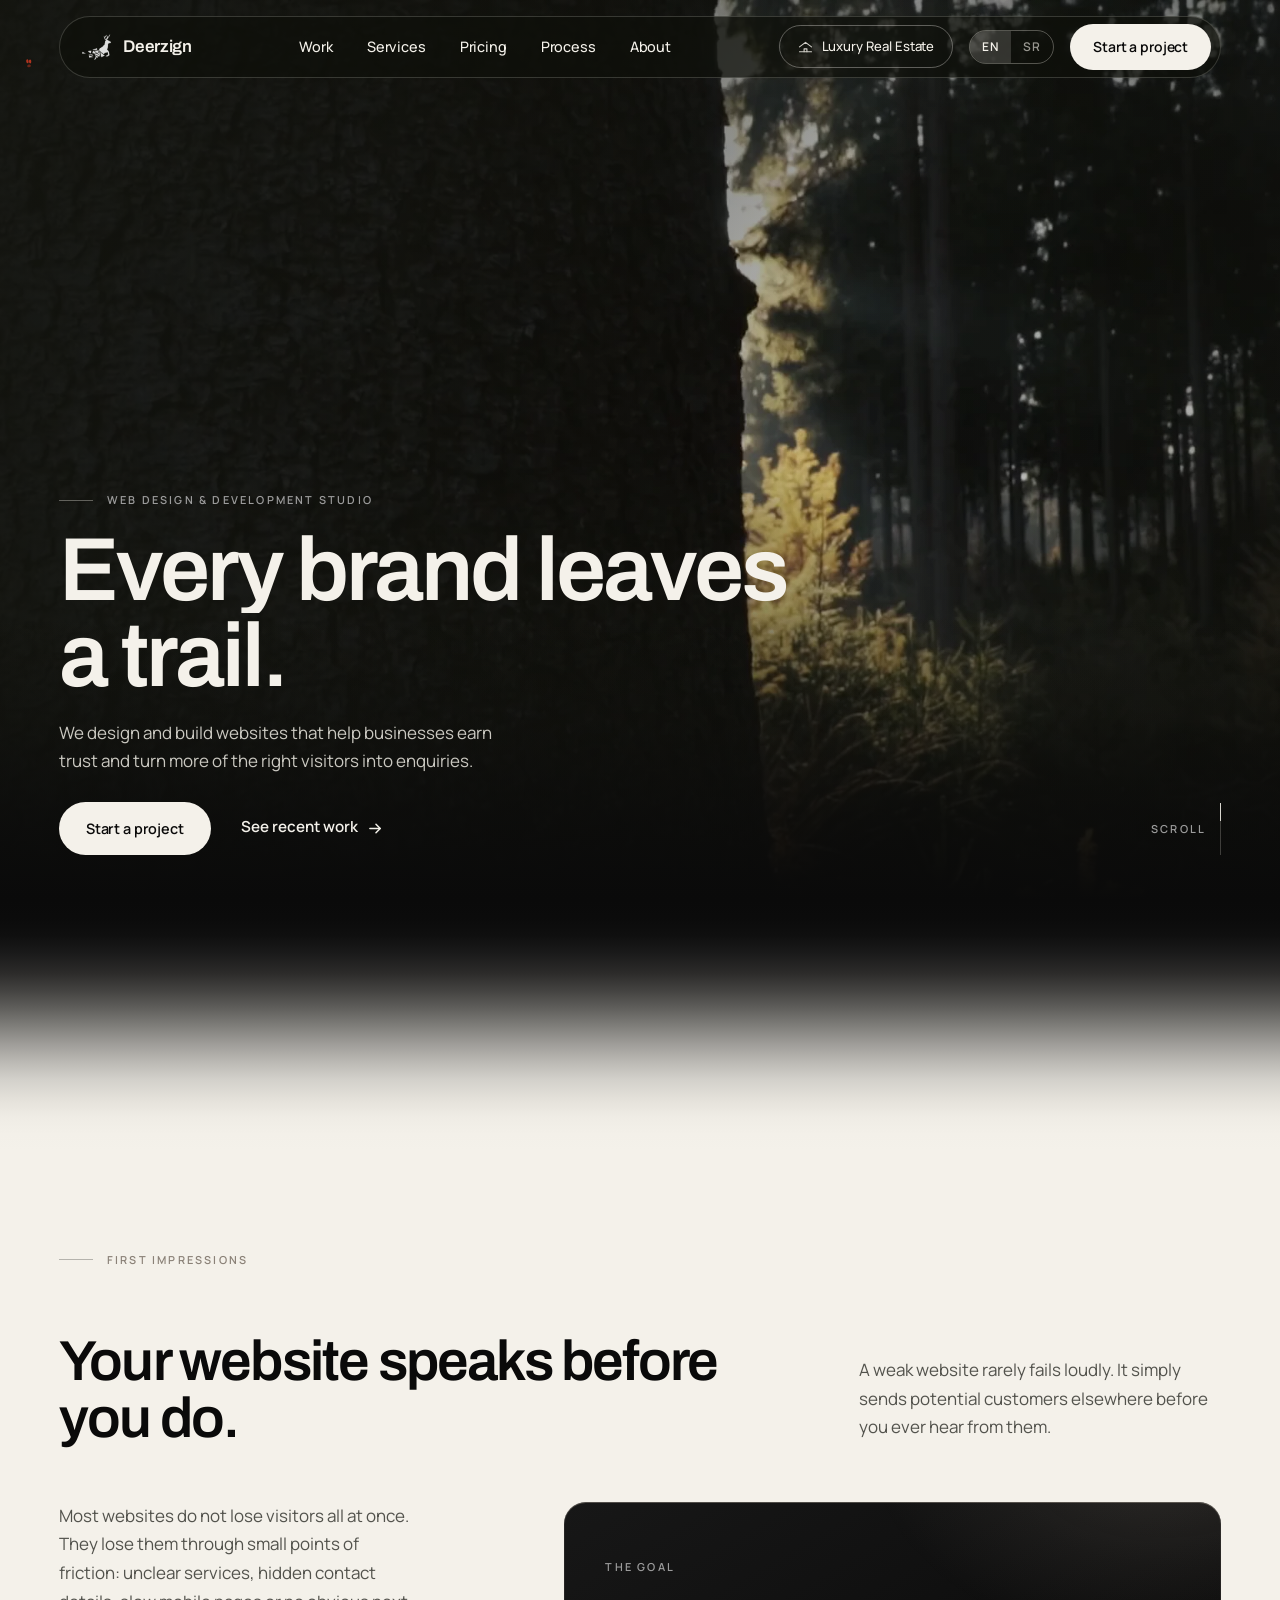
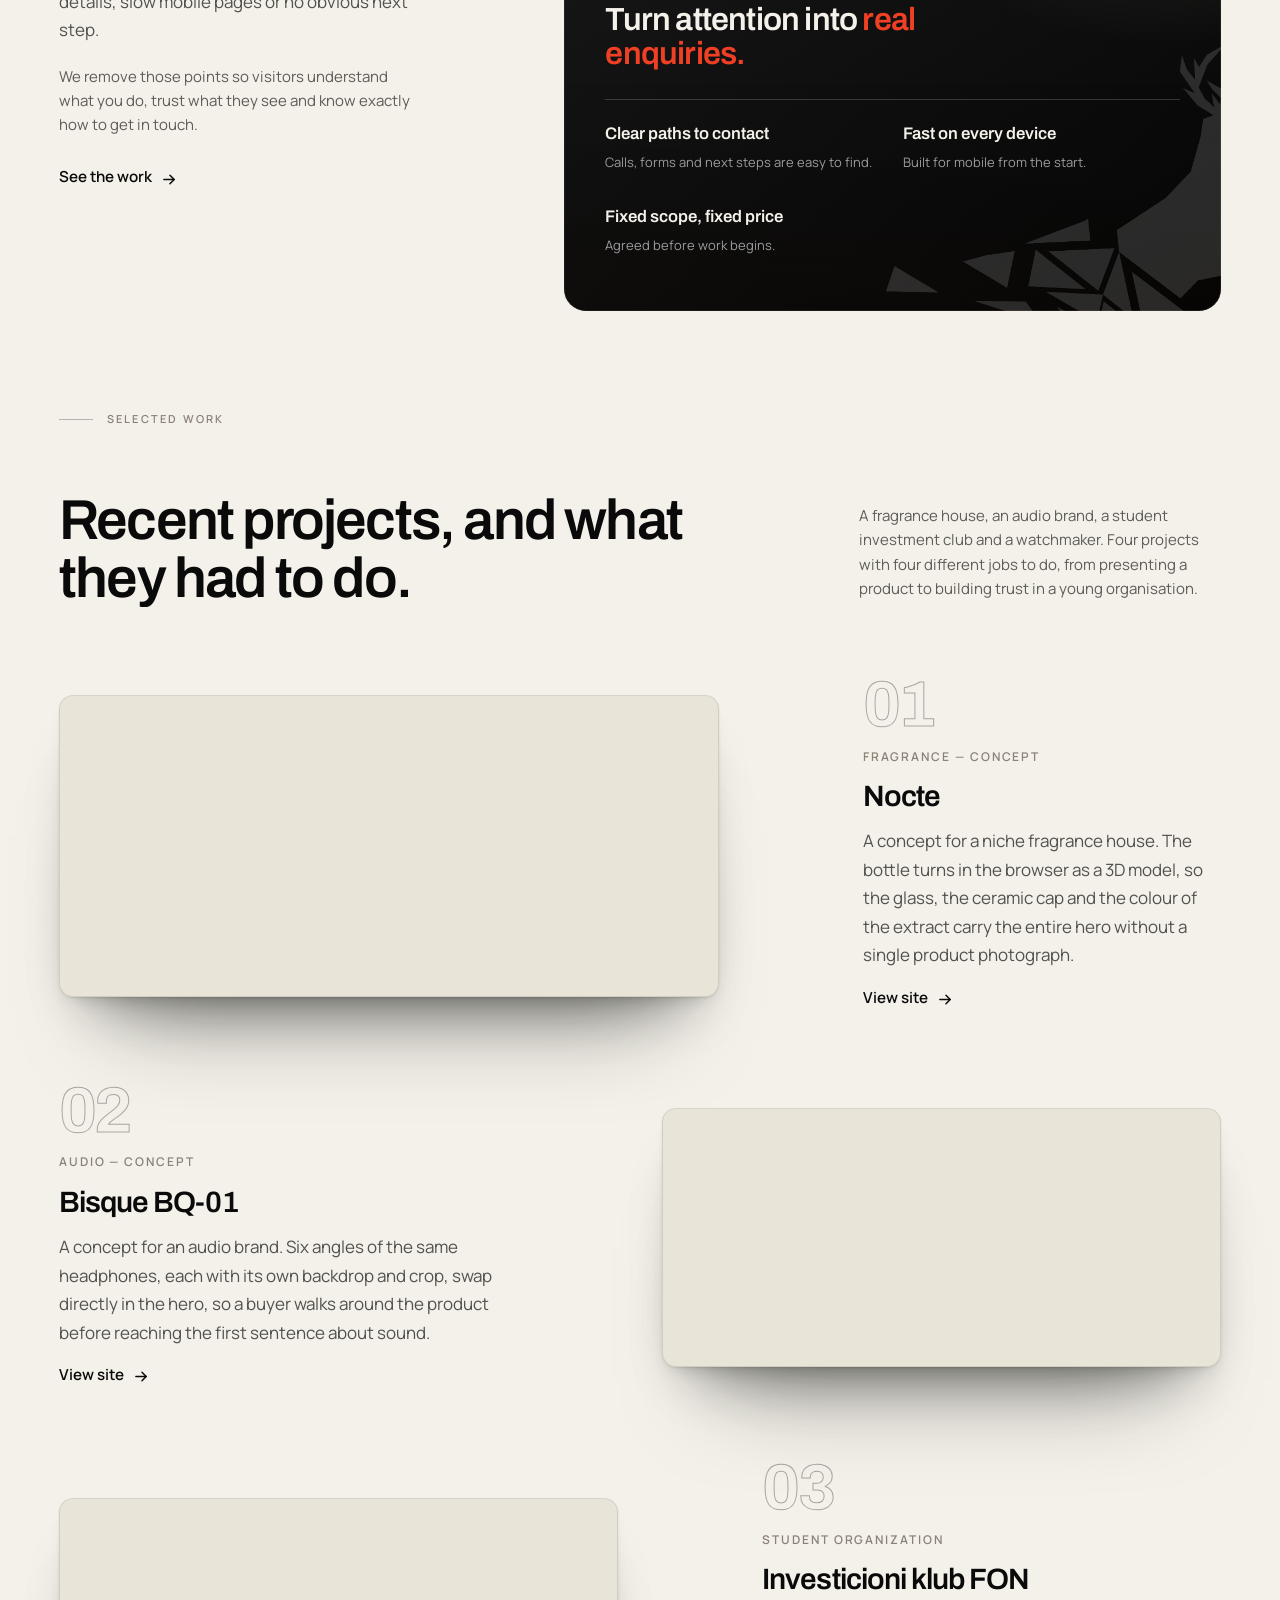
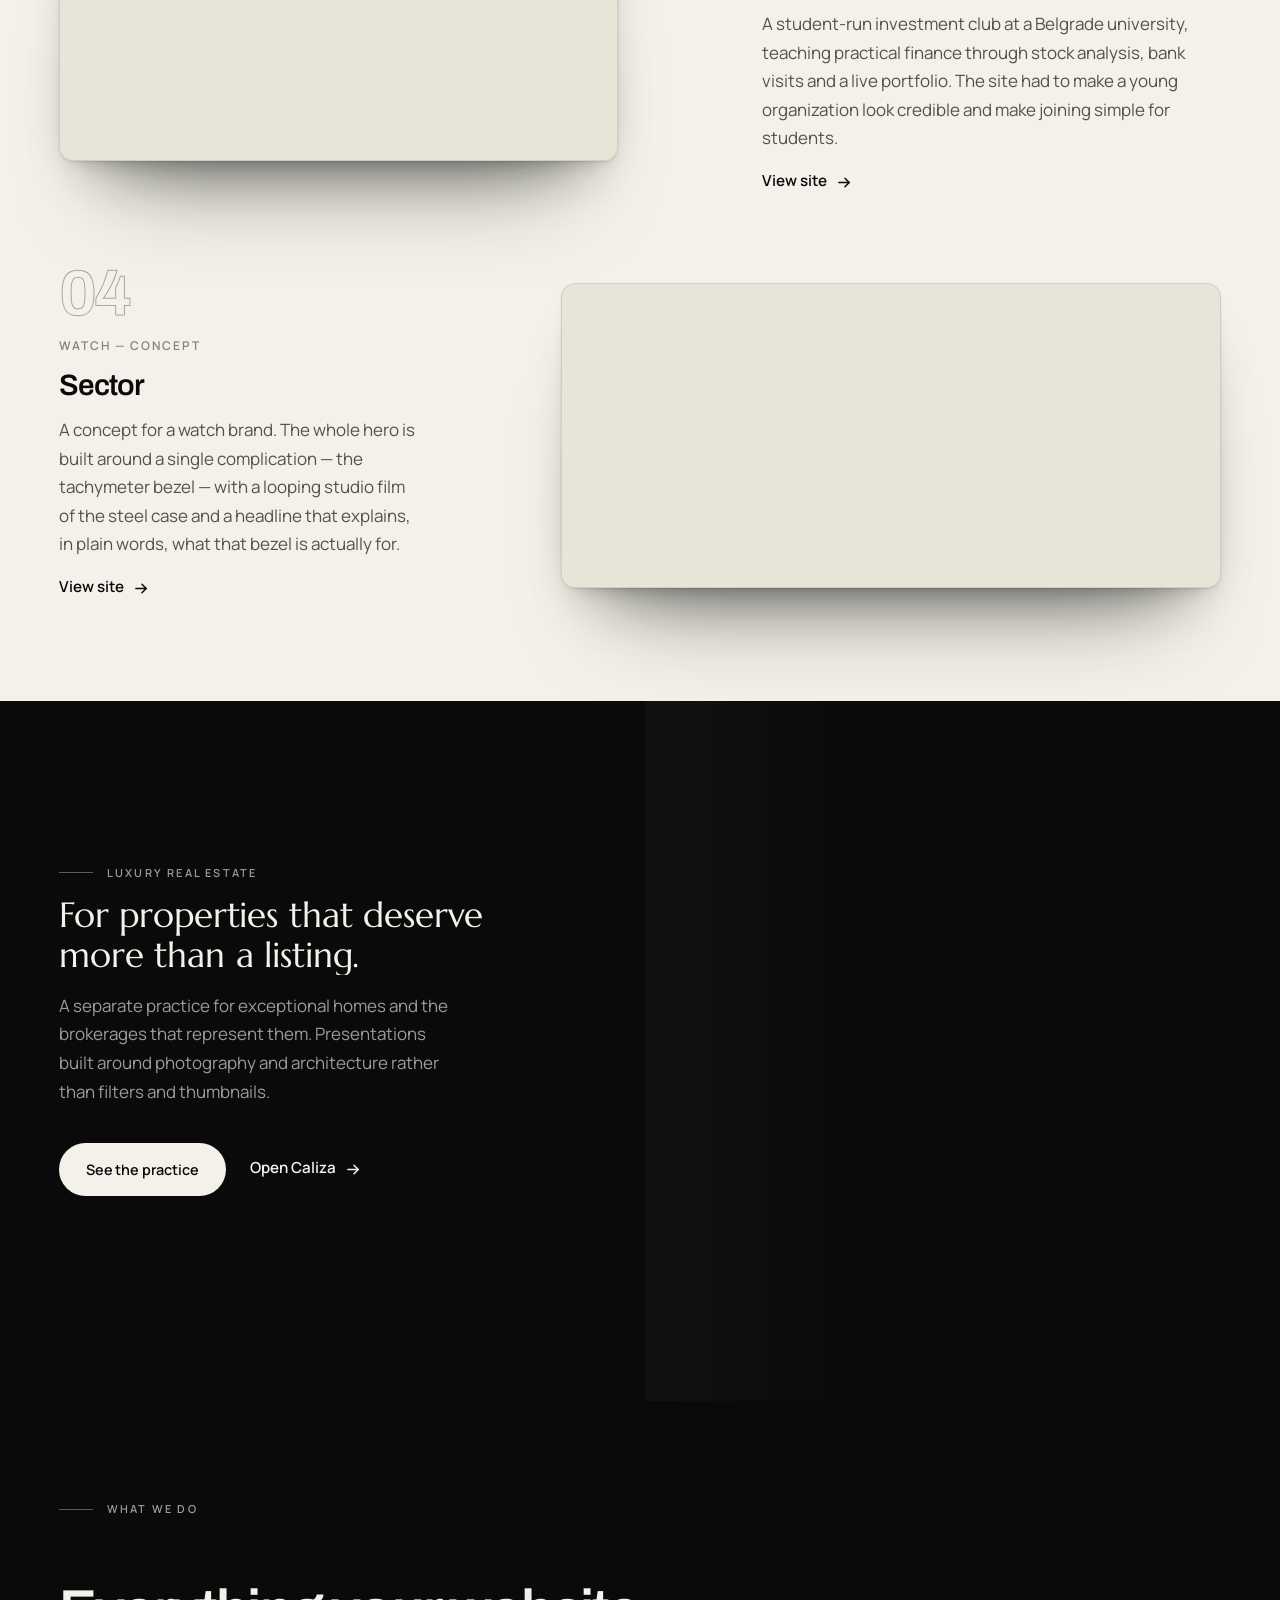
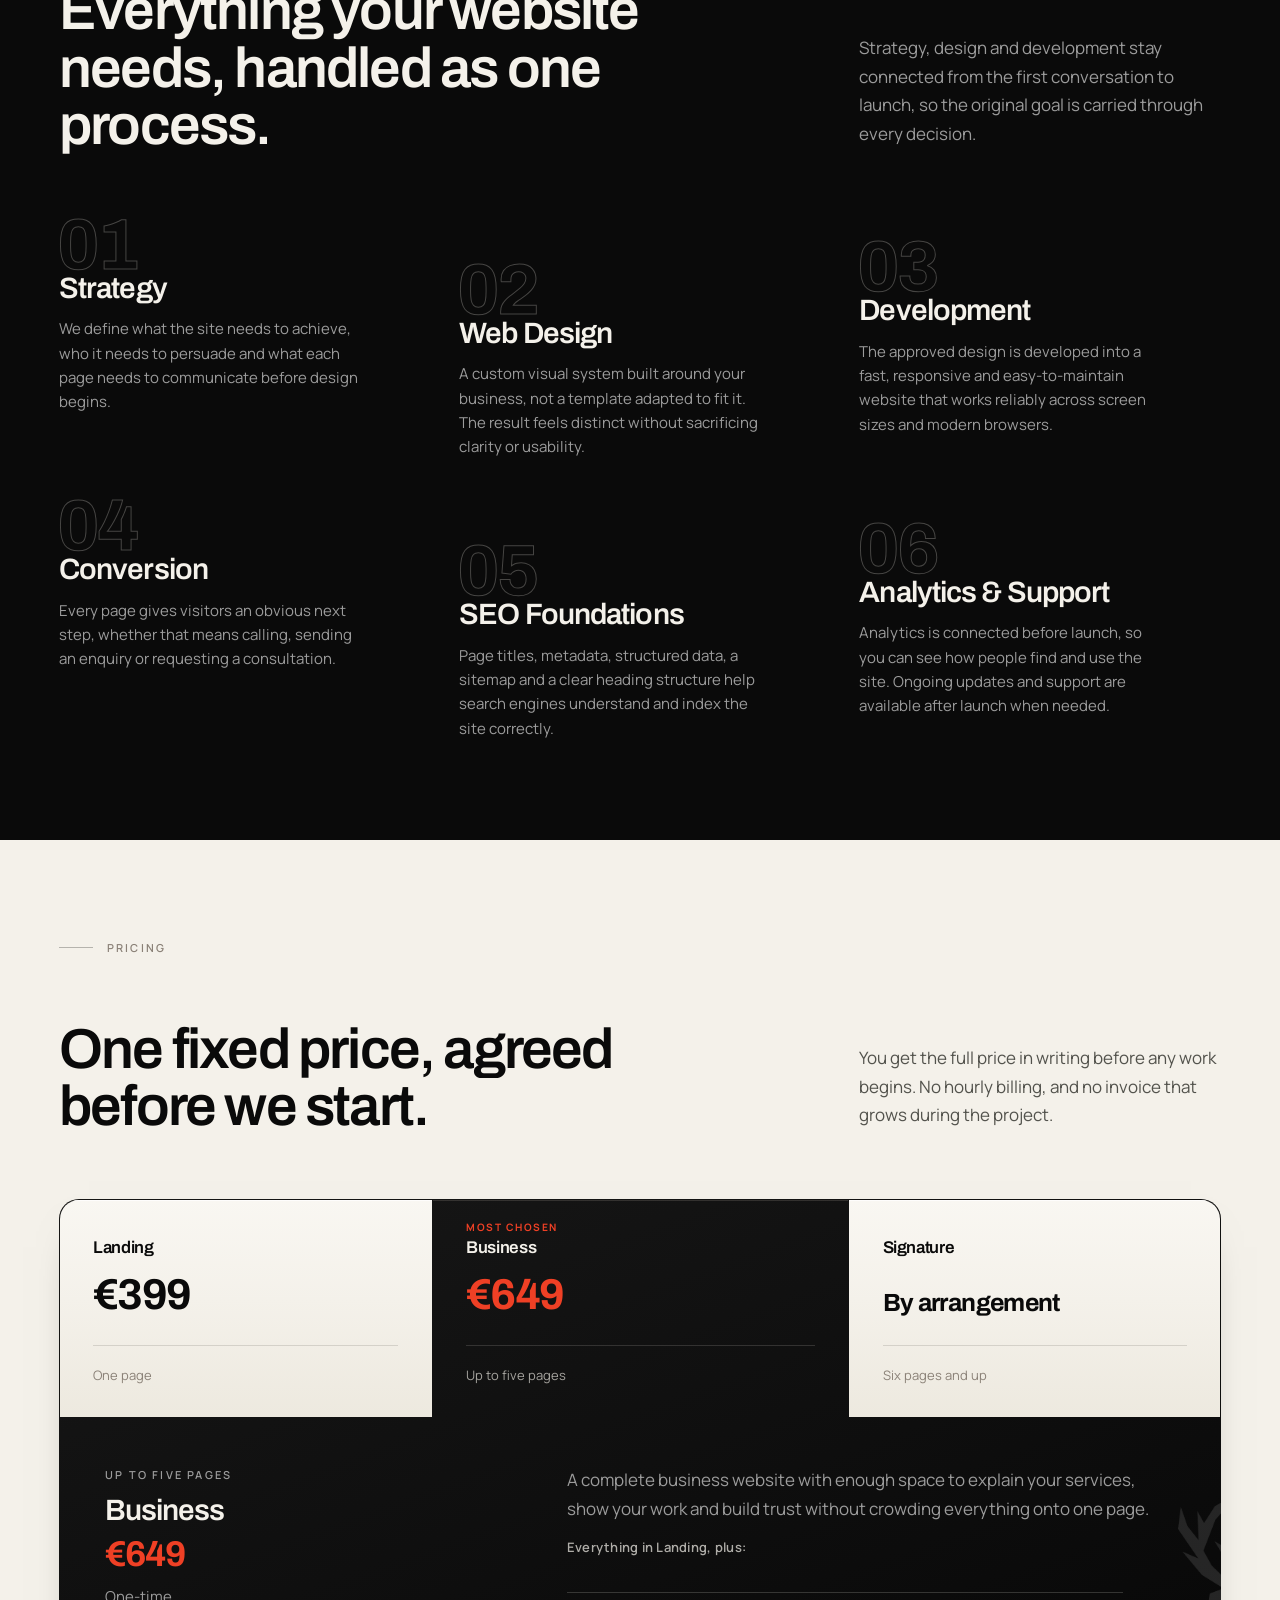
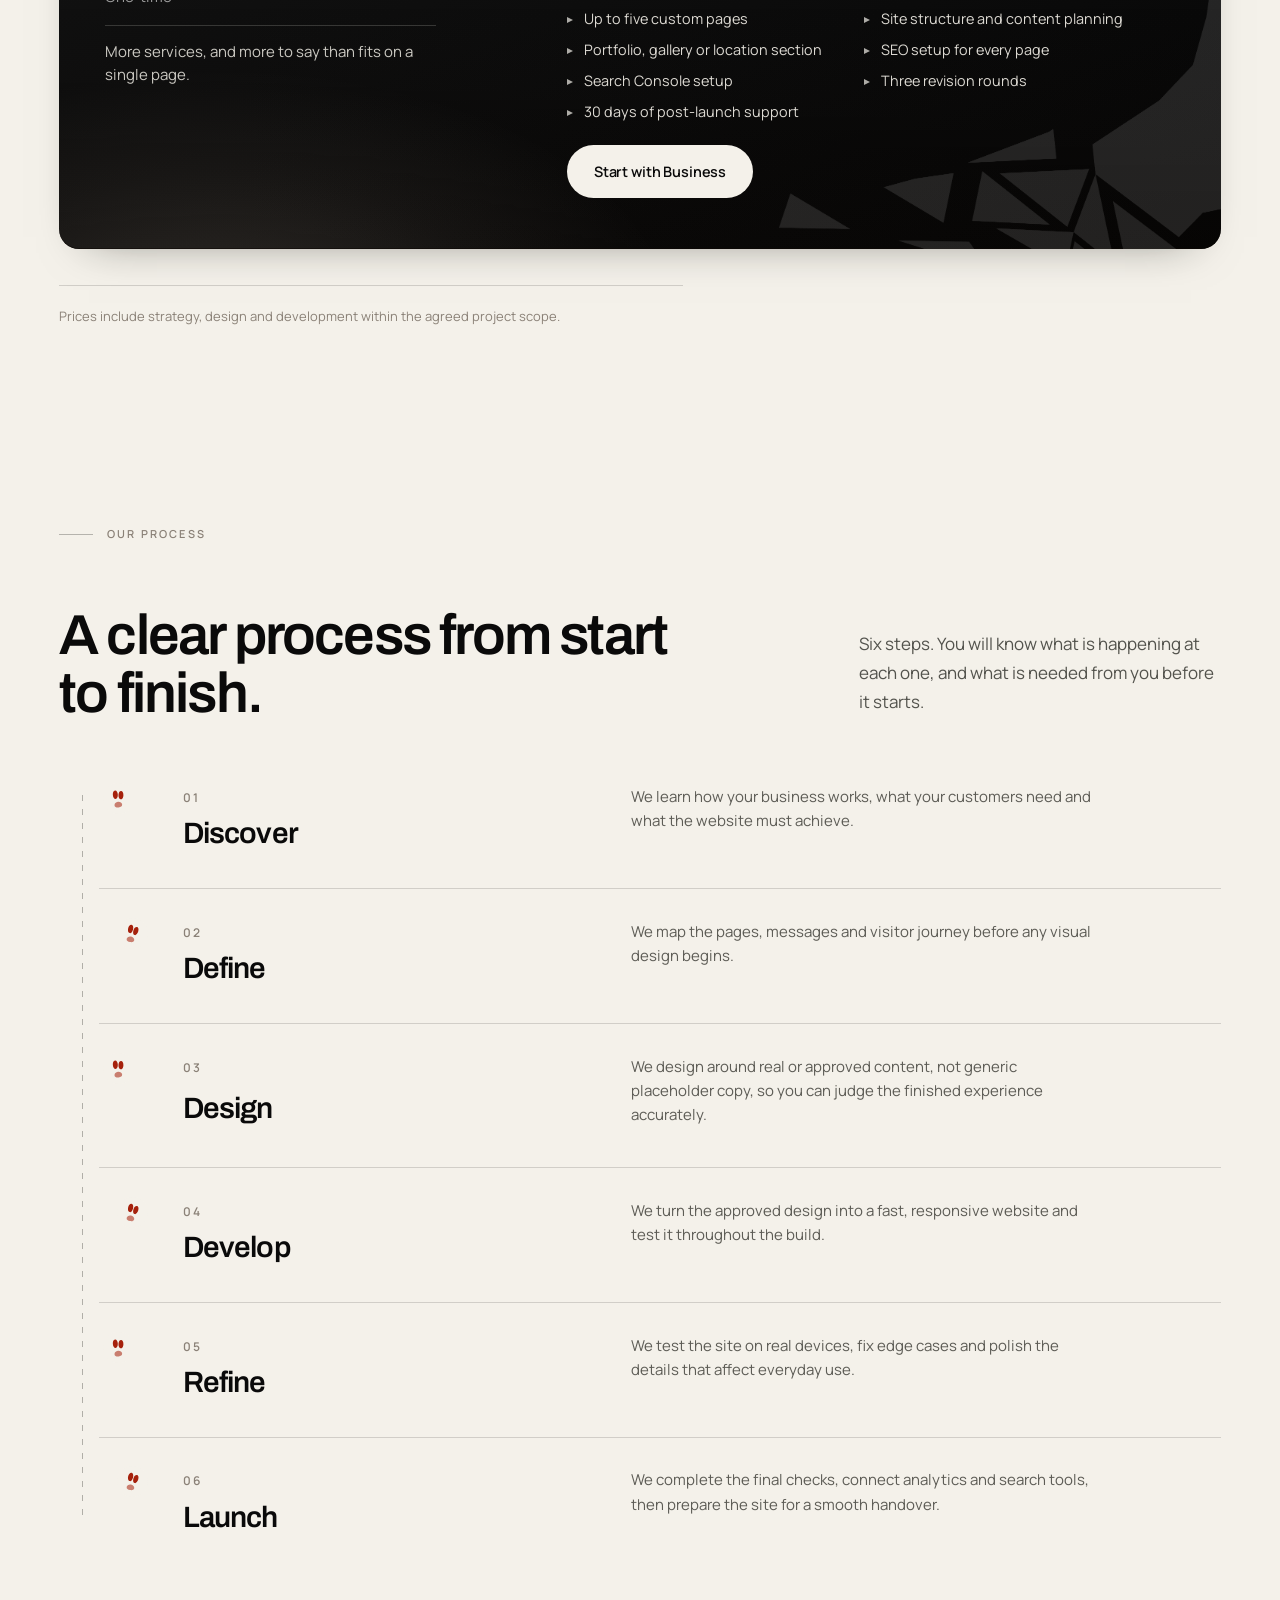
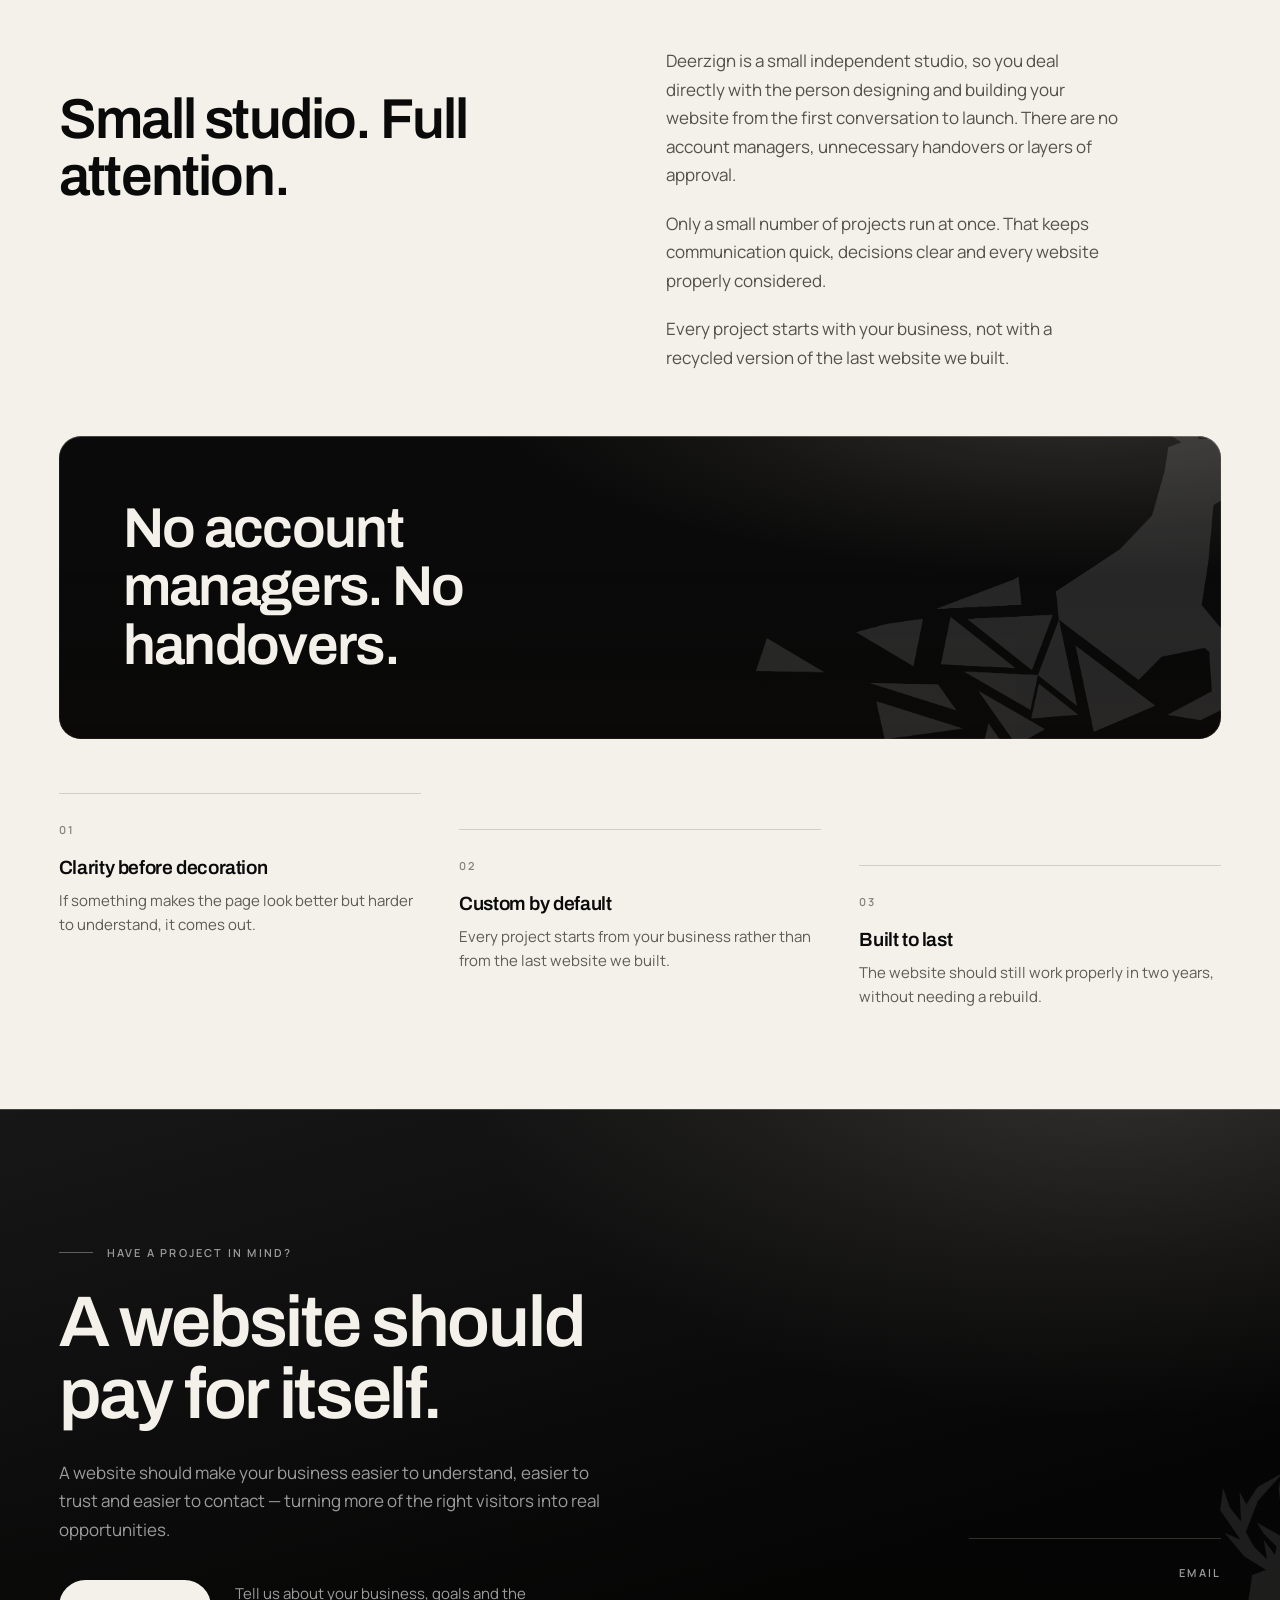
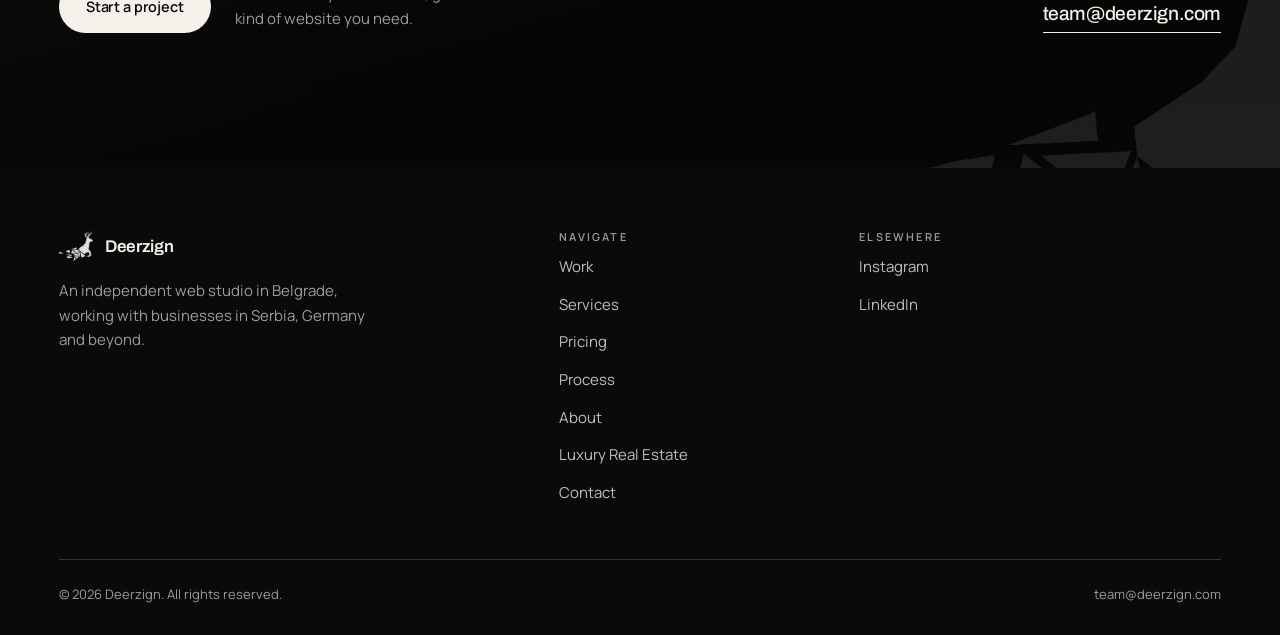
<file: index.html>
<!doctype html>
<html lang="en">
<head>
<meta charset="utf-8">
<meta name="viewport" content="width=device-width, initial-scale=1">
<title>Deerzign — Custom Web Design Studio</title>
<meta name="description" content="Deerzign designs and builds custom websites that make a company look more professional and bring in more of the right enquiries. One fixed price, agreed before the work starts.">
<meta name="theme-color" content="#14150F">
<link rel="icon" href="deer.png">
<link rel="canonical" href="https://www.deerzign.com/">
<link rel="alternate" hreflang="en" href="https://www.deerzign.com/">
<link rel="alternate" hreflang="sr" href="https://www.deerzign.com/sr.html">
<link rel="alternate" hreflang="x-default" href="https://www.deerzign.com/">

<meta property="og:type" content="website">
<meta property="og:title" content="Deerzign — Custom Web Design Studio">
<meta property="og:description" content="Deerzign designs and builds custom websites that make a company look more professional and bring in more of the right enquiries. One fixed price, agreed before the work starts.">
<meta property="og:site_name" content="Deerzign">
<meta property="og:locale" content="en_US">
<meta property="og:url" content="https://www.deerzign.com/">
<meta property="og:image" content="https://www.deerzign.com/og-image.jpg">
<meta property="og:image:width" content="1200">
<meta property="og:image:height" content="630">
<meta property="og:image:alt" content="Deerzign — Every brand leaves a trail.">
<meta name="twitter:card" content="summary_large_image">
<meta name="twitter:title" content="Deerzign — Custom Web Design Studio">
<meta name="twitter:description" content="Deerzign designs and builds custom websites that make a company look more professional and bring in more of the right enquiries. One fixed price, agreed before the work starts.">
<meta name="twitter:image" content="https://www.deerzign.com/og-image.jpg">

<link rel="preconnect" href="https://fonts.googleapis.com">
<link rel="preconnect" href="https://fonts.gstatic.com" crossorigin>
<link href="https://fonts.googleapis.com/css2?family=Archivo:wght@400;500;600;700&family=Manrope:wght@400;500;600;700&family=Marcellus&display=swap" rel="stylesheet">

<script type="application/ld+json">
{"@context":"https://schema.org","@type":["Organization","ProfessionalService"],"name":"Deerzign","url":"https://www.deerzign.com/","image":"https://www.deerzign.com/og-image.jpg","description":"Deerzign designs and builds custom websites that make a company look more professional and bring in more of the right enquiries. One fixed price, agreed before the work starts.","email":"mailto:team@deerzign.com","slogan":"Every brand leaves a trail.","priceRange":"€399+","knowsAbout":["Web design","Web development","Brand strategy","User experience design","Search engine optimization"],"makesOffer":[{"@type":"Offer","name":"Landing","price":"399","priceCurrency":"EUR","description":"One-page website with work on content structure and order, up to six sections, contact form, SEO foundations and analytics, two revision rounds."},{"@type":"Offer","name":"Business","price":"649","priceCurrency":"EUR","description":"Multi-page business website, up to five pages, site structure and content planning, per-page SEO, three revision rounds."},{"@type":"Offer","name":"Signature","description":"Six or more custom pages, editable content, integrations — quoted to scope.","priceSpecification":{"@type":"PriceSpecification","priceCurrency":"EUR","description":"Quoted to scope"}}],"logo":"https://www.deerzign.com/deer.png","address":{"@type":"PostalAddress","addressLocality":"Belgrade","addressCountry":"RS"},"areaServed":["Serbia","Germany"],"contactPoint":{"@type":"ContactPoint","email":"team@deerzign.com","contactType":"customer service"}}
</script>

<style>
/* ============================================================
   TOKENS
   ============================================================ */
:root{
  --warm:#F4F1EA;
  --warm-2:#E9E4D8;
  --ink:#0A0A0A;
  --ink-2:#131313;
  /* Deep red, pushed for richness rather than brightness. The earlier pair sat
     at hue 15 with saturation .76 and lightness .56, which reads washed out -
     that much lightness turns red into salmon. These sit at hue 8 (true red,
     not orange) with saturation .86, and the dark-ground value gives up some
     lightness to get there. Floor on the dark value is 4.5:1 against --ink,
     because .btn-light:hover puts ink-coloured text directly on the accent;
     #EF4025 measures 5.12:1, so there is room. Paper value reads 6.6:1. */
  --forest:#A6210C;
  --ember-lit:#EF4025;
  --forest-deep:#0A0A0A;
  --brown:#8A8177;
  --text-dim:#7C766D;
  --line:rgba(10,10,10,.15);
  --line-lt:rgba(242,240,233,.18);

  --display:"Archivo",system-ui,-apple-system,"Segoe UI",sans-serif;
  --text:"Manrope",system-ui,-apple-system,"Segoe UI",sans-serif;

  --d1:clamp(2.6rem,7vw,6.25rem);
  --d2:clamp(2rem,4.4vw,3.9rem);
  --d3:clamp(1.45rem,2.3vw,2.1rem);
  --d4:clamp(1.15rem,1.5vw,1.4rem);

  --nav-h:62px;
  --nav-top:16px;
  --pad:clamp(1.25rem,4.6vw,4.5rem);
  --ease:cubic-bezier(.16,1,.3,1);
  /* the package swap: ease-OUT, so it answers the click on the first frame
     and then settles. A curve soft at both ends delayed the response by ~100ms,
     which reads as the page hanging, and the expo-out --ease is the opposite
     problem — it throws 60% of the move into the first 60ms. */
  --soft:cubic-bezier(.33,1,.68,1);
}

*,*::before,*::after{box-sizing:border-box}
html{scroll-behavior:smooth;-webkit-text-size-adjust:100%}
body{
  margin:0;background:var(--warm);color:var(--ink);
  font-family:var(--text);font-size:16px;line-height:1.6;
  -webkit-font-smoothing:antialiased;-moz-osx-font-smoothing:grayscale;
  overflow-x:clip;
}
img{max-width:100%;display:block}
a{color:inherit;text-decoration:none}
button{font:inherit;color:inherit;background:none;border:0;cursor:pointer}
h1,h2,h3,h4{font-family:var(--display);font-weight:600;margin:0;letter-spacing:-.032em;line-height:1}
p{margin:0}
ul{margin:0;padding:0;list-style:none}
::selection{background:var(--forest);color:var(--ink)}
:focus-visible{outline:2px solid var(--forest);outline-offset:4px;border-radius:2px}
.on-dark{--forest:var(--ember-lit)}
.on-dark :focus-visible{outline-color:var(--warm)}
[id]{scroll-margin-top:calc(var(--nav-h) + var(--nav-top) + 20px)}

.shell{width:100%;max-width:1480px;margin-inline:auto;padding-inline:var(--pad)}
.eyebrow{font-family:var(--text);font-size:.6875rem;font-weight:600;letter-spacing:.2em;text-transform:uppercase;color:var(--brown)}
.on-dark .eyebrow{color:var(--text-dim)}
.lead{font-size:clamp(1.0625rem,1.15vw,1.1875rem);line-height:1.68;color:rgba(20,21,15,.72)}
.on-dark .lead{color:var(--text-dim)}
.small{font-size:.9375rem;line-height:1.62;color:rgba(20,21,15,.68)}
.on-dark .small{color:var(--text-dim)}

.tag{display:flex;align-items:center;gap:14px}
.tag::before{content:"";width:34px;height:1px;background:rgba(20,21,15,.28);flex:none}
.on-dark .tag::before{background:rgba(244,241,233,.35)}

/* ---- buttons ---- */
.btn{
  display:inline-flex;align-items:center;justify-content:center;gap:10px;
  padding:14px 26px;border-radius:999px;font-size:.9rem;font-weight:600;
  letter-spacing:-.01em;transition:background .45s var(--ease),color .45s var(--ease),transform .45s var(--ease);
  border:1px solid transparent;white-space:nowrap;
}
.btn-light{background:var(--warm);color:var(--ink)}
.btn-light:hover{background:var(--forest);color:var(--ink)}
.btn-dark{background:var(--ink);color:var(--warm)}
/* warm, not ink: ink on the accent measures 2.68:1 and fails AA. This is the
   light-ground button, where --forest stays #A6210C; the on-dark buttons swap it
   for --ember-lit, which ink does clear. */
.btn-dark:hover{background:var(--forest);color:var(--warm)}
.btn-ghost{border-color:rgba(244,241,233,.4);color:var(--warm)}
.btn-ghost:hover{background:var(--warm);color:var(--ink)}

.arrow-link{display:inline-flex;align-items:center;gap:10px;font-weight:600;font-size:.95rem}
.arrow-link .ln{background-image:linear-gradient(currentColor,currentColor);background-repeat:no-repeat;background-size:0% 1px;background-position:0 100%;padding-bottom:3px;transition:background-size .55s var(--ease)}
.arrow-link:hover .ln,.arrow-link:focus-visible .ln{background-size:100% 1px}
.arrow-link svg{transition:transform .55s var(--ease)}
.arrow-link:hover svg{transform:translateX(5px)}

/* ============================================================
   NAV
   ============================================================ */
/* a bar that floats clear of the top edge rather than sitting on it */
.nav{
  position:fixed;inset:var(--nav-top) 0 auto 0;z-index:80;
  padding-inline:var(--pad);color:var(--warm);
  transition:color .5s var(--ease),transform .5s var(--ease);
}
.nav-in{
  display:flex;align-items:center;justify-content:space-between;gap:24px;
  max-width:1480px;margin-inline:auto;height:var(--nav-h);
  padding:0 9px 0 22px;border-radius:999px;
  /* solid, not blurred, while the video plays behind it — blurring a live
     video every frame is expensive and is what was causing the stutter */
  background:rgba(15,16,11,.72);
  border:1px solid var(--line-lt);
  transition:background .5s var(--ease),border-color .5s var(--ease),box-shadow .5s var(--ease);
}
.nav.scrolled{color:var(--ink)}
.nav.scrolled .nav-in{
  background:rgba(244,241,233,.94);border-color:rgba(20,21,15,.10);
  box-shadow:0 14px 40px -22px rgba(20,21,15,.5);
  /* cheap here — blurring the static page, not a playing video */
  -webkit-backdrop-filter:blur(18px);backdrop-filter:blur(18px);
}
.brand{display:flex;align-items:center;gap:12px}
.badge{
  width:36px;height:36px;border-radius:50%;flex:none;
  display:grid;place-items:center;background:var(--warm);color:var(--ink);
  transition:background .5s var(--ease),color .5s var(--ease);
}
.nav.scrolled .badge{background:var(--ink);color:var(--warm)}
.badge svg{width:19px;height:19px}
.brand-name{font-family:var(--display);font-weight:600;font-size:1.0625rem;letter-spacing:-.02em}

.nav-links{display:flex;align-items:center;gap:34px}
.nav-links a{font-size:.9rem;font-weight:500;letter-spacing:-.01em;position:relative;padding:4px 0}
.nav-links a::after{content:"";position:absolute;left:0;bottom:0;height:1px;width:100%;background:currentColor;
  transform:scaleX(0);transform-origin:left;transition:transform .5s var(--ease)}
.nav-links a:hover::after{transform:scaleX(1)}
.nav-actions{display:flex;align-items:center;gap:16px}
.nav-cta{padding:11px 22px;font-size:.875rem}
.nav .btn-light{background:var(--warm);color:var(--ink)}
.nav.scrolled .btn-light{background:var(--ink);color:var(--warm)}
.nav.scrolled .btn-light:hover{background:var(--forest);color:var(--warm)}

/* ---- language switch ---- */
.lang-switch{display:inline-flex;border:1px solid rgba(244,241,233,.3);border-radius:999px;overflow:hidden;flex:none;
  transition:border-color .5s var(--ease)}
.lang-switch button{padding:6px 12px;font-size:.75rem;font-weight:600;letter-spacing:.08em;color:inherit;
  opacity:.6;transition:opacity .3s var(--ease),background .3s var(--ease)}
.lang-switch button[aria-pressed="true"]{opacity:1;background:rgba(244,241,233,.16)}
.nav.scrolled .lang-switch{border-color:rgba(20,21,15,.2)}
.nav.scrolled .lang-switch button[aria-pressed="true"]{background:rgba(20,21,15,.08)}

/* the deer itself is the mark now — flat ink, inverted to warm over the video */
.brand-mark{height:26px;width:auto;display:block;filter:brightness(0) invert(1);
  transition:filter .5s var(--ease)}
.nav.scrolled .brand-mark{filter:none}
.burger{display:none;width:44px;height:44px;flex-direction:column;align-items:center;justify-content:center;gap:6px}
.burger span{display:block;width:22px;height:1.5px;background:currentColor;transition:transform .5s var(--ease),opacity .3s}
.nav.open .burger span:nth-child(1){transform:translateY(3.75px) rotate(45deg)}
.nav.open .burger span:nth-child(2){transform:translateY(-3.75px) rotate(-45deg)}

.sheet{
  position:fixed;inset:0;z-index:70;background:var(--ink);color:var(--warm);
  display:flex;flex-direction:column;justify-content:space-between;
  padding:calc(var(--nav-h) + var(--nav-top) + 40px) var(--pad) 44px;
  opacity:0;visibility:hidden;transform:translateY(-14px);
  transition:opacity .45s var(--ease),transform .45s var(--ease),visibility .45s;
}
.sheet.open{opacity:1;visibility:visible;transform:none}
.sheet a.sheet-link{font-family:var(--display);font-size:clamp(1.9rem,8vw,2.6rem);font-weight:600;letter-spacing:-.03em;padding:18px 0;border-bottom:1px solid var(--line-lt);display:block}
.sheet-foot{display:flex;flex-direction:column;gap:18px}

/* ============================================================
   HERO
   ============================================================ */
.hero{position:relative;min-height:100svh;display:flex;flex-direction:column;justify-content:flex-end;overflow:hidden;background:var(--ink);color:var(--warm)}
.hero-fallback{position:absolute;inset:0;
  background:url(hero-poster.webp) center/cover no-repeat,var(--ink)}
/* No cross-fade. The fallback under this element is the video's own first
   frame, so there is nothing to blend - and fading in a video that is already
   playing composites two different frames at part opacity, which looks like the
   hero going blurry and then sharpening on every refresh. */
.hero video{position:absolute;inset:0;width:100%;height:100%;object-fit:cover}
/* two passes: one weights the frame to the lower left so the type always
   holds, the other keeps the right side of the shot open */
/* The film has to lose its texture slowly. When it faded over ~90px the
   picture read as sliced off, and no amount of work on the ramp below fixed
   that — the eye catches where detail stops, not where brightness changes.
   Measured, texture now decays from st.dev 30 to 0.3 across ~275px. Sits at
   z-index 1, under .hero-in and .cue at 2, so it never touches the type. */
.hero::after{content:"";position:absolute;left:0;right:0;bottom:0;z-index:1;
  height:clamp(220px,32vh,440px);pointer-events:none;
  background:linear-gradient(to bottom,rgba(10,10,10,0) 0%,rgba(10,10,10,.28) 38%,rgba(10,10,10,.72) 72%,var(--ink) 100%)}
.hero-veil{position:absolute;inset:0;background:
  linear-gradient(to right,rgba(20,21,15,.80) 0%,rgba(20,21,15,.46) 36%,rgba(20,21,15,.04) 68%,rgba(20,21,15,.26) 100%),
  linear-gradient(to top,rgba(20,21,15,.80) 0%,rgba(20,21,15,.14) 50%,rgba(20,21,15,.46) 100%)}
.hero-in{position:relative;z-index:2;padding-bottom:clamp(2.25rem,5vh,3.5rem);padding-top:calc(var(--nav-h) + var(--nav-top) + 40px)}
.hero h1{font-size:var(--d1);line-height:.96;max-width:15ch;margin:18px 0 0;font-weight:600}
.hero .lead{color:rgba(244,241,233,.82);max-width:46ch;margin-top:20px}
.hero-actions{display:flex;flex-wrap:wrap;align-items:center;gap:14px 30px;margin-top:26px}
.cue{position:absolute;right:var(--pad);bottom:clamp(2.25rem,5vh,3.5rem);z-index:2;display:flex;align-items:center;gap:14px;color:var(--text-dim)}
.cue .rail{position:relative;display:block;width:1px;height:52px;background:rgba(244,241,233,.22);overflow:hidden}
.cue .rail::after{content:"";position:absolute;left:0;width:1px;height:18px;background:rgba(244,241,233,.85);animation:trace 2.8s var(--ease) infinite}
@keyframes trace{0%{transform:translateY(-20px)}100%{transform:translateY(56px)}}

/* the dark film dissolves into the page — no pinning, no jump */
.dissolve{position:relative;overflow:hidden;height:clamp(210px,28vh,360px);
  /* smoothstep, not linear. A straight ramp holds a constant slope and then
     drops it to zero the instant it reaches --warm; the eye reads that kink as
     a bright line across the page (Mach band) even though no pixel there is
     lighter than the paper. These stops follow smootherstep 6t^5-15t^4+10t^3,
     whose first AND second derivative are zero at both ends, so the ramp settles
     into the paper with no corner for the eye to catch. Measured slope just
     before the join: 0.95/px linear, 0.36 with plain smoothstep, 0.11 here. */
  background:linear-gradient(to bottom,
    var(--ink) 0%,#0B0B0B 7%,#0F0F0F 14%,#1A1A1A 21%,#2C2B2A 29%,#444341 36%,
    #605F5C 43%,#7F7E7A 50%,#9E9C98 57%,#BAB8B3 64%,#D2D0CA 71%,#E4E1DA 79%,
    #EFECE5 86%,#F3F0E9 93%,var(--warm) 100%)}


/* ============================================================
   SECTIONS
   ============================================================ */
section{position:relative}
.band{padding-block:clamp(4.5rem,11vh,8.5rem)}
.band-warm{background:var(--warm)}
.band-dark{background:var(--ink);color:var(--warm)}
.band-forest{background:linear-gradient(165deg,#171717 0%,#050505 68%);color:var(--warm)}

/* ---- glass on the forest surfaces ------------------------------------------
   The four green panels are lit as one: the same cool reflection colour, the
   same softness, a lit top edge and a base that falls away into shadow. What
   differs per panel is where the reflection lands, because each has its empty
   quarter somewhere else — and it has to land there. --text-dim on this green
   only clears AA by a hair (~4.7:1), so a highlight sitting under a small label
   would push it under; the reflection models the surface, it never washes up a
   type background. Verified against the ink boxes, not the element boxes. */
.band-forest,.intro-panel,.stage,.quote{isolation:isolate}
.band-forest::before,.intro-panel::before,.stage::before,.quote::before,
.band-forest::after,.intro-panel::after,.stage::after,.quote::after{
  content:"";position:absolute;inset:0;z-index:-1;pointer-events:none;border-radius:inherit}

/* shared: the base deepens toward the foot — widening the tonal range is what
   takes a surface off matte, and it only ever helps the type sitting on it */
.band-forest::before,.intro-panel::before,.stage::before,.quote::before{
  background-repeat:no-repeat;
  background-image:linear-gradient(180deg,rgba(255,255,255,0) 44%,rgba(14,8,4,.22) 100%)}

/* the key reflection, dropped into each panel's own void */
.band-forest::before,.quote::before{
  background-image:
    radial-gradient(66% 74% at 88% -12%,rgba(242,226,208,.17) 0%,rgba(242,226,208,.055) 48%,rgba(242,226,208,0) 80%),
    linear-gradient(180deg,rgba(255,255,255,0) 44%,rgba(14,8,4,.22) 100%)}
.intro-panel::before{
  background-image:
    radial-gradient(58% 66% at 92% -16%,rgba(242,226,208,.15) 0%,rgba(242,226,208,.05) 48%,rgba(242,226,208,0) 80%),
    linear-gradient(180deg,rgba(255,255,255,0) 44%,rgba(14,8,4,.22) 100%)}
/* the pricing stage carries body copy across its whole top edge, so here the
   light pools in the empty lower left instead */
.stage::before{
  background-image:
    radial-gradient(50% 74% at 14% 116%,rgba(242,226,208,.15) 0%,rgba(242,226,208,.05) 46%,rgba(242,226,208,0) 78%),
    linear-gradient(180deg,rgba(255,255,255,0) 44%,rgba(14,8,4,.22) 100%)}

/* the two edges where a real pane gives itself away */
.band-forest::after,.intro-panel::after,.stage::after,.quote::after{
  box-shadow:inset 0 1px 0 rgba(248,234,216,.20),inset 0 -1px 0 rgba(14,8,4,.55)}
/* the rounded panels also catch a faint rim right around the glass edge */
.intro-panel::after,.stage::after,.quote::after{
  box-shadow:inset 0 0 0 1px rgba(248,234,216,.07),inset 0 1px 0 rgba(248,234,216,.20),inset 0 -1px 0 rgba(14,8,4,.55)}
/* once the CTA stacks, its copy runs the full width and the top right stops
   being empty — the light moves to the foot, which is the void at this size */
@media (max-width:860px){
  .band-forest::before{
    background-image:
      radial-gradient(78% 52% at 88% 116%,rgba(242,226,208,.16) 0%,rgba(242,226,208,.05) 46%,rgba(242,226,208,0) 78%),
      linear-gradient(180deg,rgba(255,255,255,0) 44%,rgba(14,8,4,.22) 100%)}
}

.head{display:grid;grid-template-columns:repeat(12,1fr);gap:clamp(24px,3vw,48px);align-items:end}
.head h2{font-size:var(--d2);grid-column:span 7;line-height:1.02}
.head .head-note{grid-column:9 / span 4;padding-bottom:6px}
.head .tag{grid-column:1 / -1;margin-bottom:26px}

/* ---- intro ---- */
.intro-grid{display:grid;grid-template-columns:repeat(12,1fr);gap:clamp(28px,4vw,64px);margin-top:clamp(2.75rem,6vh,4.5rem);align-items:start}
.intro-copy{grid-column:span 4;display:flex;flex-direction:column;gap:20px}
.intro-panel{grid-column:6 / span 7;position:relative;overflow:hidden;border-radius:22px;
  padding:clamp(30px,3.2vw,52px);min-height:clamp(300px,32vw,440px);
  display:flex;flex-direction:column;justify-content:center;gap:clamp(22px,3vh,36px);
  background:linear-gradient(150deg,#171717 0%,#050505 100%)}
.intro-panel .deer-mark{position:absolute;right:-9%;bottom:-16%;width:60%;opacity:.16;filter:brightness(0) invert(1)}
.intro-panel > *{position:relative;z-index:1}
.intro-statement{font-family:var(--display);font-weight:600;color:var(--warm);
  font-size:clamp(1.55rem,2.5vw,2.35rem);line-height:1.08;letter-spacing:-.025em;max-width:19ch}
.intro-statement em{font-style:normal;color:var(--forest)}
.stat-row{display:flex;gap:clamp(16px,2.4vw,36px);flex-wrap:wrap;
  padding-top:clamp(18px,2.4vh,26px);border-top:1px solid var(--line-lt)}
.stat-row div{display:flex;flex-direction:column;gap:4px}
.stat-row b{font-family:var(--display);font-size:1.05rem;font-weight:600;color:var(--warm)}
.stat-row span{font-size:.8125rem;color:var(--text-dim)}

/* ---- work screenshots: no mat, no browser chrome — each shot is a glazed plate
       lying on the paper, held there by shadow rather than by a container ---- */
.plate{position:relative;border-radius:14px;overflow:hidden;isolation:isolate;background:var(--warm-2);
  /* contact, ambient and long throw, all tinted with the page ink so the shadow stays in the palette */
  box-shadow:
    0 1px 2px rgba(21,24,21,.10),
    0 10px 18px -12px rgba(21,24,21,.26),
    0 34px 52px -30px rgba(21,24,21,.40),
    0 76px 96px -64px rgba(21,24,21,.52);
  transition:transform 1.1s var(--ease),box-shadow 1.1s var(--ease)}
.plate img{width:100%;height:auto;display:block}
/* the glaze: a hairline rim so pale screenshots keep an edge against the paper,
   and a single lit pixel along the top where glass would catch the room */
.plate::before{content:"";position:absolute;inset:0;z-index:2;pointer-events:none;border-radius:inherit;
  box-shadow:inset 0 0 0 1px rgba(21,24,21,.11),inset 0 1px 0 rgba(255,255,255,.30)}
/* the sheen: one specular band parked off the left edge, drawn across on hover.
   travel is transform-only so the sweep never touches layout */
.plate::after{content:"";position:absolute;top:-60%;bottom:-60%;left:0;width:38%;z-index:3;pointer-events:none;
  transform:translateX(-160%) skewX(-14deg);opacity:0;
  /* the band dips slightly dark before and after the bright core, the way glass refracts —
     without those flanks the sweep is invisible on the pale screenshots */
  background:linear-gradient(100deg,
    rgba(255,255,255,0) 0%,
    rgba(21,24,21,.055) 30%,
    rgba(255,255,255,.12) 43%,
    rgba(255,255,255,.36) 50%,
    rgba(255,255,255,.12) 57%,
    rgba(21,24,21,.055) 70%,
    rgba(255,255,255,0) 100%)}
@keyframes sheen{
  0%{opacity:0;transform:translateX(-160%) skewX(-14deg)}
  14%{opacity:1}
  100%{opacity:0;transform:translateX(345%) skewX(-14deg)}}
/* ---- work ---- */
.work-item{margin-top:clamp(3.5rem,8vh,7rem);display:grid;grid-template-columns:repeat(12,1fr);gap:clamp(24px,3.4vw,56px);align-items:center}
.work-visual{position:relative}
.work-meta{display:flex;flex-direction:column;gap:16px;align-items:flex-start}
.work-index{font-family:var(--display);font-size:clamp(2.6rem,5vw,4.25rem);font-weight:700;line-height:.8;letter-spacing:-.04em;
  -webkit-text-stroke:1px rgba(20,21,15,.34);color:transparent}
.work-item h3{font-size:var(--d3)}
.work-cat{font-size:.75rem;font-weight:600;letter-spacing:.16em;text-transform:uppercase;color:var(--brown)}
/* on hover the plate lifts off the paper and the sheen crosses it once */
.work-item:hover .plate{transform:translateY(-7px);
  box-shadow:
    0 1px 2px rgba(21,24,21,.10),
    0 14px 24px -14px rgba(21,24,21,.28),
    0 44px 64px -32px rgba(21,24,21,.44),
    0 96px 118px -70px rgba(21,24,21,.56)}
.work-item:hover .plate::after{animation:sheen 1.4s var(--ease)}

/* ---- services: a typographic grid, deliberately unlike the process trail —
   no rows, no rules, the outlined numeral carries the composition ---- */
.svc{display:grid;grid-template-columns:repeat(3,1fr);
  gap:clamp(30px,4.4vh,58px) clamp(24px,3vw,52px);
  margin-top:clamp(3rem,7vh,5rem)}
.svc-cell{position:relative;padding-top:clamp(42px,4.4vw,66px)}
/* a descending stagger so the six read as a composition, not a table */
.svc-cell:nth-child(3n+2){margin-top:clamp(0px,5vh,52px)}
.svc-cell:nth-child(3n+3){margin-top:clamp(0px,2.5vh,26px)}
.svc-num{position:absolute;top:0;left:-2px;font-family:var(--display);
  font-size:clamp(3.2rem,5.6vw,5.4rem);font-weight:700;line-height:.78;letter-spacing:-.045em;
  color:transparent;-webkit-text-stroke:1px rgba(244,241,233,.26);
  transition:color .6s var(--ease),-webkit-text-stroke-color .6s var(--ease)}
.svc-cell:hover .svc-num{color:rgba(239,64,37,.72);-webkit-text-stroke-color:rgba(244,241,233,.45)}
.svc-cell h3{font-size:var(--d3);letter-spacing:-.03em}
.svc-cell p{margin-top:14px;max-width:34ch}

/* ---- pricing: three tiers on one line, then a dark stage showing the
   selected one in full. The carry line inside each card ("everything in X,
   plus") does the comparing, so only one card is on screen at a time.
   Radio inputs drive it — works with no JS, arrow keys move between tiers. */
/* The ink is painted once, on the wrapper, and the tab strip and panel are
   both transparent over it — so the lit tab and the panel below are literally
   the same gradient rather than two blacks that have to be kept in step.
   Unselected tabs are opaque paper and mask it off. */
.ladder{margin-top:clamp(3rem,7vh,5.5rem);position:relative;
  border-radius:20px;
  background:linear-gradient(160deg,#171717 0%,#050505 100%);
  box-shadow:0 18px 44px -30px rgba(20,21,15,.55)}
.ladder-pick{position:absolute;width:1px;height:1px;opacity:0;pointer-events:none;margin:0}

/* The three tiers are one strip cut into three tabs, sitting directly on top of
   the dark panel. The selected tab fills with the panel's own ink and loses the
   line between them, so the tab and the detail below read as a single object —
   that is what says "this opened because you pressed that", without an arrow or
   a caption having to announce it. Widths are 1 / 1.12 / 1 so the strip is not
   three identical boxes; the middle one carries an extra line and gets the room. */
.tiers{display:grid;grid-template-columns:1fr 1.12fr 1fr;
  border:1px solid rgba(20,21,15,.20);border-bottom:0;border-radius:20px 20px 0 0;overflow:hidden}
/* the flag line is reserved on all three, filled on one — so the three names
   sit on one baseline whether or not a tier carries a flag */
.tier{position:relative;display:flex;flex-direction:column;gap:0;cursor:pointer;
  min-height:clamp(190px,17vw,236px);
  padding:clamp(30px,3vw,42px) clamp(22px,2.6vw,38px) clamp(24px,2.6vw,34px);
  /* Paper, lit from above — the same way the plates in Work are rendered. The
     panel below is a real surface; leaving the light half as one flat fill is
     what made the strip read as half-finished. */
  background:transparent;
  box-shadow:inset 0 1px 0 rgba(248,234,216,.14);
  transition:color .26s var(--soft)}
/* the paper is a layer that fades, not a background that swaps. ::before rather
   than ::after so it paints behind the label's own content in DOM order. */
.tier::before{content:"";position:absolute;inset:0;pointer-events:none;
  background:linear-gradient(180deg,#F9F7F2 0%,var(--warm) 46%,#EDE9DF 100%);
  box-shadow:inset 0 1px 0 rgba(255,255,255,.8);
  transition:opacity .26s var(--soft),background .3s var(--ease)}
/* static text paints under positioned boxes, so the three lines have to be
   lifted or the paper layer would cover them */
.tier-name,.tier-cost,.tier-hint{position:relative}
.tier + .tier{border-left:1px solid rgba(20,21,15,.20)}
.tier:hover::before{background:linear-gradient(180deg,#FFFDF9 0%,#F8F5EF 46%,#F0ECE3 100%)}
/* a kicker sitting just above the name, in the same micro-register the Work
   categories use — as a loose red note it read as an afterthought. It is only
   ~14px of reserved space now: at the old 44-64px, the two tabs without a flag
   opened with a large unexplained void. */
.tier-flag{position:absolute;top:clamp(14px,1.5vw,20px);left:clamp(22px,2.6vw,38px);right:14px;
  font-family:var(--text);font-size:.6375rem;font-weight:700;
  letter-spacing:.15em;text-transform:uppercase;color:var(--forest);
  transition:color .4s var(--ease)}
.tier-name{font-family:var(--display);font-size:1.0625rem;font-weight:600;letter-spacing:-.02em;
  color:var(--ink);line-height:1.15;transition:color .4s var(--ease)}
/* the price box keeps one height across all three whatever it holds, so the
   hint lines below stay on a single line — "By arrangement" is set smaller and
   dropped to the same baseline rather than being allowed to push its row up */
.tier-cost{display:flex;align-items:flex-end;
  min-height:clamp(1.9rem,3.4vw,2.7rem);
  font-family:var(--display);font-size:clamp(1.9rem,3.4vw,2.7rem);font-weight:700;line-height:1;
  /* the two figures are read against each other, so the digits are set on one
     width — 399 and 649 line up rather than drifting by a few pixels */
  font-variant-numeric:tabular-nums;
  letter-spacing:-.038em;color:var(--ink);margin-top:clamp(10px,1.2vw,15px);transition:color .4s var(--ease)}
.tier-cost.is-text{font-size:clamp(1.15rem,2vw,1.55rem);letter-spacing:-.025em}
/* pushed to the foot of the tab and given a rule, so the three hints sit on one
   line along the bottom of the strip and each tab has an internal structure
   instead of three items stacked in the middle. The rule is the same device the
   panel uses under its own lead line. */
.tier-hint{font-size:.8125rem;line-height:1.4;color:var(--brown);
  margin-top:auto;padding-top:clamp(14px,1.6vw,20px);
  border-top:1px solid rgba(20,21,15,.13);
  transition:color .4s var(--ease),border-color .4s var(--ease)}

/* the lit tab simply stops covering the wrapper's ink, so it is the panel's
   own surface carried upward — not a second black matched to it by hand */
#t-landing:checked ~ .tiers [for="t-landing"]::before,
#t-poslovni:checked ~ .tiers [for="t-poslovni"]::before,
#t-signature:checked ~ .tiers [for="t-signature"]::before{opacity:0}
#t-landing:checked ~ .tiers [for="t-landing"] .tier-name,
#t-poslovni:checked ~ .tiers [for="t-poslovni"] .tier-name,
#t-signature:checked ~ .tiers [for="t-signature"] .tier-name,
#t-landing:checked ~ .tiers [for="t-landing"] .tier-cost,
#t-poslovni:checked ~ .tiers [for="t-poslovni"] .tier-cost,
#t-signature:checked ~ .tiers [for="t-signature"] .tier-cost{color:var(--warm)}
#t-poslovni:checked ~ .tiers [for="t-poslovni"] .tier-flag{color:var(--ember-lit)}
/* the price of the tier being pointed at carries the same red as its flag, so
   the two read as one mark instead of a label and an unrelated number. Paper
   takes the deep brand red (6.55:1); the lit tab has to take the ember value —
   the deep one measures 2.45:1 on that ink and would sink into it. */
.tiers [for="t-poslovni"] .tier-cost{color:var(--forest)}
#t-poslovni:checked ~ .tiers [for="t-poslovni"] .tier-cost{color:var(--ember-lit)}
/* and the same figure repeated in the panel below takes the same red — the tab
   and the panel are one object, so the one number appearing twice in two
   colours was the part that looked wrong. The card only renders when its own
   tier is picked, so no :checked guard is needed here. */
.stage .card[data-tier="poslovni"] .card-price{color:var(--ember-lit)}
#t-landing:checked ~ .tiers [for="t-landing"] .tier-hint,
#t-poslovni:checked ~ .tiers [for="t-poslovni"] .tier-hint,
#t-signature:checked ~ .tiers [for="t-signature"] .tier-hint{
  color:rgba(244,241,233,.66);border-top-color:rgba(244,241,233,.15)}
/* the divider next to a dark tab would cut across the join — take it out on
   both sides of whichever tab is lit */
#t-landing:checked ~ .tiers [for="t-landing"] + .tier,
#t-poslovni:checked ~ .tiers [for="t-poslovni"],
#t-poslovni:checked ~ .tiers [for="t-poslovni"] + .tier,
#t-signature:checked ~ .tiers [for="t-signature"]{border-left-color:transparent}
/* the input sits off-screen, so its focus ring is drawn on the label */
#t-landing:focus-visible ~ .tiers [for="t-landing"],
#t-poslovni:focus-visible ~ .tiers [for="t-poslovni"],
#t-signature:focus-visible ~ .tiers [for="t-signature"]{outline:2px solid var(--forest);outline-offset:-3px}

/* the stage — the panel the selected tab opens into. Transparent: the ink it
   shows is the wrapper's, the same one the lit tab shows, so the two are one
   continuous surface with no seam to line up */
.stage{position:relative;overflow:hidden;border-radius:0 0 20px 20px;color:var(--warm);
  margin-top:0;
  padding:clamp(30px,3.8vw,56px) clamp(28px,3.6vw,52px) clamp(32px,4vw,58px);
  background:transparent;display:grid}
/* the shared panel rim would draw a hairline across the join — only the foot
   of the panel keeps its edge */
.stage::after{box-shadow:inset 0 -1px 0 rgba(14,8,4,.55)}
.stage .deer-mark{position:absolute;right:-8%;bottom:-22%;width:46%;opacity:.13;filter:brightness(0) invert(1);pointer-events:none}
.card{grid-area:1 / 1;display:grid;position:relative;z-index:1;
  grid-template-columns:repeat(12,1fr);
  gap:18px clamp(20px,3vw,48px);align-items:start;
  /* visibility, not display: it still drops the hidden cards out of the tab
     order and the accessibility tree, but it can be transitioned */
  opacity:0;visibility:hidden;pointer-events:none;
  transition:opacity .26s var(--soft),visibility .26s}
/* the two columns still arrive one behind the other, now on every switch
   rather than only on first paint */
.card > *{opacity:0;transform:translateY(8px);
  transition:opacity .3s var(--soft),transform .3s var(--soft)}
.card > .card-body{transition-delay:.045s}
#t-landing:checked ~ .stage .card[data-tier="landing"],
#t-poslovni:checked ~ .stage .card[data-tier="poslovni"],
#t-signature:checked ~ .stage .card[data-tier="signature"]{
  opacity:1;visibility:visible;pointer-events:auto}
#t-landing:checked ~ .stage .card[data-tier="landing"] > *,
#t-poslovni:checked ~ .stage .card[data-tier="poslovni"] > *,
#t-signature:checked ~ .stage .card[data-tier="signature"] > *{opacity:1;transform:none}
.card-lead{grid-column:1 / span 4;display:flex;flex-direction:column;gap:12px}
.card-lead h3{font-size:var(--d3)}
.card-price{font-family:var(--display);font-size:clamp(1.9rem,2.8vw,2.6rem);font-weight:700;letter-spacing:-.03em;line-height:1}
.card-price.is-text{font-size:clamp(1.2rem,1.8vw,1.5rem)}
.card-for{font-size:.9375rem;line-height:1.55;color:rgba(244,241,233,.82);
  border-top:1px solid var(--line-lt);padding-top:14px;margin-top:4px}
.card-body{grid-column:6 / span 7;display:flex;flex-direction:column;align-items:flex-start;gap:14px}
/* this line is what makes the ladder readable ("everything in X, plus"), so it
   has to clear AA at 13px — --text-dim measures 4.46:1 against the panel's
   lighter top edge, which is just under */
.card-carry{font-size:.8125rem;font-weight:600;letter-spacing:.02em;color:rgba(244,241,233,.70)}
.card .btn{margin-top:8px}
.pricing-note{margin-top:clamp(26px,4vh,42px);padding-top:20px;border-top:1px solid var(--line);
  font-size:.8125rem;line-height:1.65;color:var(--brown);max-width:78ch}
.feature-line{font-size:.875rem;line-height:1.6;color:var(--brown)}
.on-dark .feature-line{color:var(--text-dim)}
/* what's included — a hairline-topped grid, each line led by a small shard
   that echoes the fragments in the logo */
.feature-list{margin-top:20px;padding-top:16px;border-top:1px solid var(--line);
  display:grid;grid-template-columns:1fr 1fr;gap:11px clamp(20px,3vw,44px)}
.on-dark .feature-list{border-top-color:var(--line-lt)}
.feature-list li{display:flex;align-items:baseline;gap:11px;font-size:.9rem;line-height:1.4;color:var(--ink)}
.on-dark .feature-list li{color:rgba(244,241,233,.9)}
.feature-list li::before{content:"";flex:none;width:0;height:0;transform:translateY(-1px);
  border-left:6px solid var(--forest);border-top:3.5px solid transparent;border-bottom:3.5px solid transparent}
.on-dark .feature-list li::before{border-left-color:rgba(244,241,233,.7)}
.feature-list li.is-carry{color:var(--brown)}
.on-dark .feature-list li.is-carry{color:var(--text-dim)}
.feature-list li.is-carry::before{border-left-color:var(--brown);opacity:.6}
@media (max-width:520px){.feature-list{grid-template-columns:1fr}}

/* ---- process: a trail of tracks ---- */
.trail{margin-top:clamp(3rem,7vh,5.5rem);position:relative;display:flex;flex-direction:column}
.trail::before{content:"";position:absolute;left:23px;top:10px;bottom:10px;width:1px;
  background:repeating-linear-gradient(to bottom,rgba(20,21,15,.3) 0 6px,transparent 6px 14px)}
.step{position:relative;padding:0 0 clamp(30px,4.4vh,46px) 84px;
  display:grid;grid-template-columns:repeat(12,1fr);gap:12px clamp(20px,3vw,48px);align-items:baseline;
  border-bottom:1px solid var(--line);margin-bottom:clamp(24px,3.4vh,38px)}
.step:last-child{padding-bottom:0;border-bottom:0;margin-bottom:0}
.step .track{position:absolute;left:8px;top:-2px;width:31px;height:31px;display:grid;place-items:center;background:var(--warm);border-radius:50%}
/* the print presses in just after its step arrives */
.step .track svg{width:23px;height:23px;color:var(--forest);
  opacity:0;transform:scale(.6);
  transition:opacity .7s var(--ease) .18s,transform .7s var(--ease) .18s}
.step.in .track svg{opacity:1;transform:none}
.step:nth-child(even) .track{transform:translateX(10px) rotate(10deg)}
.step:nth-child(odd) .track{transform:translateX(-4px) rotate(-7deg)}
.step .n{grid-column:1 / span 4;grid-row:1;font-size:.75rem;font-weight:600;letter-spacing:.16em;color:var(--brown)}
.step h3{grid-column:1 / span 4;grid-row:2;font-size:var(--d3);letter-spacing:-.03em}
.step p{grid-column:6 / span 7;grid-row:1 / span 2;max-width:52ch}

/* ---- about ---- */
.about-grid{display:grid;grid-template-columns:repeat(12,1fr);gap:clamp(28px,4vw,64px);align-items:start}
.about-copy{grid-column:7 / span 5;display:flex;flex-direction:column;gap:20px}
.quote{margin:clamp(3rem,7vh,5.5rem) 0 0;background:var(--forest-deep);color:var(--warm);border-radius:22px;
  padding:clamp(34px,5vw,72px);position:relative;overflow:hidden}
.quote p{font-family:var(--display);font-weight:600;font-size:var(--d2);line-height:1.04;letter-spacing:-.03em;max-width:16ch;position:relative;z-index:1}
.quote .deer-mark{position:absolute;right:-4%;bottom:-14%;width:44%;opacity:.14;filter:brightness(0) invert(1)}
.principles{display:grid;grid-template-columns:repeat(12,1fr);gap:clamp(24px,3vw,48px);margin-top:clamp(2.75rem,6vh,4.5rem)}
.principles article{grid-column:span 4;border-top:1px solid var(--line);padding-top:22px}
.principles article:nth-child(2){margin-top:clamp(0px,4vh,42px)}
.principles article:nth-child(3){margin-top:clamp(0px,8vh,84px)}
.principles h3{font-size:var(--d4);margin:16px 0 12px;letter-spacing:-.02em}

/* ---- cta ---- */
#contact{padding-block:clamp(5.5rem,15vh,11rem);overflow:hidden}
#contact .deer-mark{position:absolute;right:-6%;bottom:-24%;width:42%;opacity:.11;filter:brightness(0) invert(1);pointer-events:none}
.cta-grid{position:relative;display:grid;grid-template-columns:repeat(12,1fr);gap:clamp(28px,4vw,64px);align-items:end}
.cta-main{grid-column:span 8}
.cta-main h2{font-size:clamp(2.4rem,5.6vw,4.8rem);line-height:1;max-width:15ch}
.cta-side{grid-column:10 / span 3;text-align:right;border-top:1px solid var(--line-lt);padding-top:20px}
.cta-side a{font-family:var(--display);font-size:clamp(1.05rem,1.5vw,1.4rem);font-weight:500;letter-spacing:-.02em;
  background-image:linear-gradient(currentColor,currentColor);background-repeat:no-repeat;background-size:100% 1px;background-position:0 100%;padding-bottom:4px;transition:background-size .55s var(--ease)}
.cta-side a:hover{background-size:0% 1px}

/* ---- footer ---- */
.foot{background:var(--ink);color:var(--warm);padding-block:clamp(3rem,7vh,5rem) 30px}
.foot-grid{display:grid;grid-template-columns:repeat(12,1fr);gap:clamp(28px,3vw,48px)}
.foot-brand{grid-column:span 5}
.foot nav{grid-column:span 3}
.foot nav:last-of-type{grid-column:span 2}
.foot h4{font-size:.6875rem;font-weight:600;letter-spacing:.2em;text-transform:uppercase;color:var(--text-dim);font-family:var(--text)}
.foot li{margin-top:12px}
.foot li a{font-size:.9375rem;color:rgba(244,241,233,.78);transition:color .4s}
.foot li a:hover{color:var(--warm)}
.foot-base{display:flex;flex-wrap:wrap;gap:12px 24px;justify-content:space-between;align-items:center;
  margin-top:clamp(2.5rem,6vh,4rem);padding-top:24px;border-top:1px solid var(--line-lt);
  font-size:.8125rem;color:var(--text-dim)}

/* ============================================================
   REVEAL
   ============================================================ */
.rv{opacity:0;transform:translateY(20px);transition:opacity .9s var(--ease),transform .9s var(--ease)}

/* Headlines arrive a line at a time. Each line sits in its own clipped box and
   starts fully below its edge, so the type rises into view instead of fading
   up as one block -- there is no opacity change at all. Lines are measured at
   runtime, so this survives the language switch and any reflow. */
.rv-lines{opacity:1;transform:none;transition:none}
.rv-lines .ln{display:block;overflow:hidden}
.rv-lines .ln > i{display:block;font-style:normal;transform:translateY(106%);
  transition:transform 1.05s var(--ease);transition-delay:var(--d,0ms);will-change:transform}
.rv-lines.in .ln > i{transform:none}

/* The trail runs down the left margin and lights as the page advances. Hidden
   on anything narrower than the content gutter so it never crowds the text. */

/* ---------- preloader ---------------------------------------------------
   The mark already shows a deer mid-leap shedding a trail of shards, so the
   animation says the same thing rather than decorating it: the body lands,
   then the shards settle outward behind it, furthest one last. Shown once a
   session — entering the site, not when moving around inside it. */
.preload{position:fixed;inset:0;z-index:9999;background:var(--ink);
  display:flex;align-items:center;justify-content:center;
  transition:transform 1s cubic-bezier(.76,0,.24,1),opacity .5s ease .35s}
.preload.gone{transform:translateY(-101%);opacity:0;pointer-events:none}
/* while the cover is up, hold the page in its start state so the hero plays
   its entrance as the cover leaves rather than unseen behind it */
html.pl-on .rv{opacity:0;transform:translateY(20px)}
html.pl-on .rv-lines .ln > i{transform:translateY(106%)}
.preload-in{display:flex;flex-direction:column;align-items:center;gap:26px}
.pl-deer{width:clamp(150px,17vw,232px);height:auto;overflow:visible;fill:var(--warm)}
.pl-body{opacity:0;transform:translateY(34px);
  animation:plBody .82s cubic-bezier(.16,1,.3,1) forwards}
.pl-shard{opacity:0;transform:translate(150px,-84px);
  animation:plShard .66s cubic-bezier(.16,1,.3,1) forwards;
  animation-delay:calc(400ms + var(--i) * 62ms)}
@keyframes plBody{to{opacity:1;transform:none}}
@keyframes plShard{to{opacity:1;transform:none}}
.pl-word{font-family:var(--display);font-size:.94rem;letter-spacing:.24em;
  text-transform:uppercase;color:rgba(244,241,233,.42);opacity:0;
  animation:plWord .9s ease forwards 1.15s}
@keyframes plWord{to{opacity:1}}
/* nothing here should ever strand a visitor: no motion, no overlay */
@media (prefers-reduced-motion:reduce){.preload{display:none}}

.trail-rail{position:fixed;left:20px;top:0;bottom:0;width:26px;z-index:60;pointer-events:none}
.trail-rail i{position:absolute;left:50%;width:14px;height:14px;color:var(--forest);
  transform:translate(-50%,-50%) rotate(var(--r)) scale(.5);opacity:0;
  transition:opacity .42s var(--ease),transform .55s var(--ease),color .5s var(--ease)}
.trail-rail i.on{opacity:.5;transform:translate(-50%,-50%) rotate(var(--r)) scale(.78)}
.trail-rail.over-dark i{color:var(--ember-lit)}
.trail-rail.over-dark i.on{opacity:.72}
.trail-rail i svg{width:100%;height:100%;display:block}
 (max-width:1240px){.trail-rail{display:none}}
 (prefers-reduced-motion:reduce){
  .rv-lines .ln > i{transform:none;transition:none}
  .trail-rail{display:none}
}
.rv.in{opacity:1;transform:none}

/* ============================================================
   RESPONSIVE
   ============================================================ */
@media (max-width:1080px){
  .head h2{grid-column:span 12}
  .head .head-note{grid-column:span 12;padding-bottom:0}
  .intro-copy{grid-column:span 12}
  .intro-panel{grid-column:span 12}
  .about-copy{grid-column:span 12}
  .cta-main{grid-column:span 12}
  .cta-side{grid-column:span 12;text-align:left}
  .principles article{grid-column:span 12;margin-top:0!important}
  .svc h3{grid-column:2 / span 10}
  .svc p{grid-column:2 / span 10}
  .step h3{grid-column:1 / span 12}
  .step p{grid-column:1 / span 12;grid-row:3}
  .svc{grid-template-columns:repeat(2,1fr)}
  .svc-cell:nth-child(3n+2),.svc-cell:nth-child(3n+3){margin-top:0}
  .svc-cell:nth-child(2n){margin-top:clamp(0px,5vh,52px)}
  .card-lead{grid-column:1 / span 12}
  .card-body{grid-column:1 / span 12}
  .work-item{gap:28px}
  .foot-brand{grid-column:span 12}
  .foot nav{grid-column:span 6}
  .foot nav:last-of-type{grid-column:span 6}
}
@media (max-width:860px){
  :root{--nav-h:56px;--nav-top:12px}
  .nav-in{padding:0 8px 0 16px}
  .nav-badge{margin-left:-4px}
  .nav-links,.nav-actions{display:none}
  .burger{display:flex}
  .work-item>*{grid-column:span 12!important;grid-row:auto!important}
  .work-visual{order:-1}
  .cue{display:none}
  .hero h1{max-width:100%}
  .hoof-far{display:none}
  .svc{grid-template-columns:1fr;gap:clamp(28px,5vh,44px)}
  .svc-cell,.svc-cell:nth-child(2n){margin-top:0}
  .svc-cell{padding-top:clamp(38px,14vw,54px)}
  /* stacked, the strip stays one object: rows divided by the same hairline,
     price held at the right edge so the three stay comparable at a glance */
  .tiers{grid-template-columns:1fr}
  .tier{display:grid;grid-template-columns:1fr auto;align-items:center;
    column-gap:18px;row-gap:3px;padding:20px 22px}
  .tier + .tier{border-left:0;border-top:1px solid rgba(20,21,15,.20)}
  .tier-flag{position:static;grid-column:1 / -1;margin-bottom:3px}
  .tier-name{grid-column:1;font-size:1.0625rem}
  .tier-cost{grid-column:2;grid-row:span 2;font-size:1.45rem;margin-top:0;min-height:0}
  .tier-cost.is-text{font-size:1.05rem}
  /* the rule under the price is a device for the tall desktop tab; in a
     compact row there is no gap for it to close, so it just cuts the name off */
  .tier-hint{grid-column:1;margin-top:0;padding-top:0;border-top:0}
  /* the vertical-divider rules above don't apply once these are rows */
  #t-landing:checked ~ .tiers [for="t-landing"] + .tier,
  #t-poslovni:checked ~ .tiers [for="t-poslovni"] + .tier{border-top-color:transparent}
}
/* below this the price no longer fits beside the name — give it its own row.
   Must come after the 860 block to override it. */
@media (max-width:520px){
  /* 12 columns × an 11-gap gutter is wider than the screen itself here, and a
     column gap is invisible anyway once everything stacks full width */
  .head,.intro-grid,.about-grid,.cta-grid,.foot-grid,
  .work-item,.principles,.card,.step{column-gap:16px}
}
@media (prefers-reduced-motion:reduce){
  html{scroll-behavior:auto}
  *,*::before,*::after{animation-duration:.01ms!important;animation-iteration-count:1!important;animation-delay:0s!important;transition-duration:.01ms!important;transition-delay:0s!important}
  .rv{opacity:1;transform:none}
}

/* ---- luxury real estate: portal into the specialist practice ----
   Deliberately unlike the other bands — a full-bleed split, and the only
   place on this page that borrows the practice's own display face. */
.lux{padding-block:0;background:var(--ink);color:var(--warm);overflow:hidden}
.lux-in{display:grid;grid-template-columns:1.02fr 1fr;align-items:stretch;min-height:min(84vh,700px)}
.lux-copy{
  display:flex;flex-direction:column;justify-content:center;
  padding-block:clamp(3.5rem,9vh,6.5rem);
  padding-inline-end:clamp(2rem,4vw,4.5rem);
  padding-inline-start:max(var(--pad),calc((100vw - 1480px) / 2 + var(--pad)));
}
.lux-h{
  font-family:"Marcellus",Georgia,"Times New Roman",serif;font-weight:400;
  font-size:clamp(1.65rem,2.7vw,2.45rem);line-height:1.14;letter-spacing:-.004em;
  margin:.95rem 0 0;text-wrap:balance;
}
.lux-copy .lead{margin-top:1.05rem;max-width:40ch}
.lux-acts{margin-top:clamp(1.5rem,3vw,2.3rem);display:flex;flex-wrap:wrap;gap:14px 24px;align-items:center}
.lux-note{font-size:.8rem;color:var(--text-dim);margin:1.4rem 0 0}
.lux-media{position:relative;overflow:hidden}
.lux-media img{width:100%;height:100%;object-fit:cover;transform:scale(1.07);transition:transform 1.9s var(--ease)}
.lux-media.is-in img{transform:scale(1)}
.lux-media::after{content:"";position:absolute;inset:0;background:linear-gradient(90deg,rgba(21,24,21,.55),rgba(21,24,21,0) 32%)}
@media (max-width:900px){
  .lux-in{grid-template-columns:1fr}
  .lux-media{order:-1;aspect-ratio:16/10}
  .lux-media::after{background:linear-gradient(to top,rgba(21,24,21,.5),rgba(21,24,21,0) 46%)}
  .lux-copy{padding-inline:var(--pad);padding-block:clamp(2.6rem,7vh,4rem)}
}

/* ---- nav button through to the practice ---- */
.nav-lux{
  display:inline-flex;align-items:center;gap:9px;white-space:nowrap;text-decoration:none;
  font-size:.82rem;font-weight:500;letter-spacing:-.005em;
  padding:10px 18px;border-radius:999px;
  border:1px solid rgba(244,241,233,.34);color:var(--warm);
  transition:background .45s var(--ease),color .45s var(--ease),border-color .45s var(--ease);
}
.nav-lux-i{flex:none;opacity:.85;transition:opacity .45s var(--ease)}
.nav-lux:hover .nav-lux-i{opacity:1}
.nav-lux:hover{background:var(--warm);color:var(--ink);border-color:var(--warm)}
.nav.scrolled .nav-lux{border-color:rgba(20,21,15,.26);color:var(--ink)}
.nav.scrolled .nav-lux:hover{background:var(--ink);color:var(--warm);border-color:var(--ink)}
@media (max-width:1120px){.nav-lux{display:none}}
</style>

<!-- Meta Pixel Code -->
<script>
!function(f,b,e,v,n,t,s)
{if(f.fbq)return;n=f.fbq=function(){n.callMethod?
n.callMethod.apply(n,arguments):n.queue.push(arguments)};
if(!f._fbq)f._fbq=n;n.push=n;n.loaded=!0;n.version='2.0';
n.queue=[];t=b.createElement(e);t.async=!0;
t.src=v;s=b.getElementsByTagName(e)[0];
s.parentNode.insertBefore(t,s)}(window, document,'script',
'https://connect.facebook.net/en_US/fbevents.js');
fbq('init', '1056070890490241');
fbq('track', 'PageView');
</script>
<noscript><img height="1" width="1" style="display:none"
src="https://www.facebook.com/tr?id=1056070890490241&ev=PageView&noscript=1"
/></noscript>
<!-- End Meta Pixel Code -->
<style>.on-dark,.band-forest,.intro-panel,.stage,.quote{--text-dim:#9C9C9C}</style></head>

<body>
<div class="preload" id="preload" aria-hidden="true">
  <div class="preload-in">
    <svg class="pl-deer" viewBox="0 0 1416 1243">
<g class="pl-body"><path d="M0 0 C1 0 1 1 2 1 C-0 11 -3 21 -5 30 C-7 35 -8 39 -9 44 C-9 45 -9 46 -10 47 C-10 48 -10 50 -11 52 C-12 56 -13 61 -14 65 C-15 67 -15 68 -15 70 C-16 71 -16 72 -16 73 C-17 77 -19 82 -20 87 C-20 90 -21 93 -22 96 C-22 97 -23 99 -23 101 C-26 111 -30 118 -37 124 C-40 127 -43 130 -46 134 C-47 135 -48 136 -49 137 C-52 141 -56 146 -59 150 C-63 153 -66 157 -69 161 C-70 162 -71 163 -72 164 C-75 167 -77 170 -80 173 C-88 182 -93 192 -98 202 C-101 207 -104 212 -106 216 C-108 218 -109 220 -110 222 C-112 226 -114 229 -116 233 C-126 249 -131 267 -137 285 C-139 291 -139 291 -140 293 C-139 293 -139 293 -138 293 C-118 291 -105 294 -88 305 C-83 308 -78 311 -73 314 C-71 315 -69 316 -68 317 C-62 320 -56 323 -51 326 C-43 330 -35 335 -28 339 C-22 343 -16 346 -11 349 C-9 350 -8 350 -7 351 C-4 353 -0 355 3 357 C20 367 36 376 53 386 C52 392 49 398 47 404 C47 405 46 407 46 408 C45 410 44 412 43 414 C43 416 42 417 42 418 C39 423 35 424 30 425 C28 425 27 426 26 426 C25 426 23 426 22 427 C21 427 20 427 20 427 C16 428 12 429 8 430 C3 431 -2 432 -7 434 C-31 439 -50 446 -70 460 C-75 463 -81 467 -86 470 C-89 472 -92 473 -94 475 C-96 476 -96 476 -98 476 C-98 477 -98 477 -98 478 C-98 486 -98 493 -99 501 C-99 502 -99 504 -99 505 C-100 509 -100 512 -100 516 C-101 519 -101 522 -101 525 C-102 532 -103 540 -103 547 C-104 555 -105 562 -105 569 C-106 576 -106 582 -107 589 C-107 593 -108 596 -108 600 C-110 622 -113 643 -116 664 C-116 666 -117 668 -117 670 C-118 674 -118 679 -119 683 C-119 686 -120 688 -120 691 C-121 698 -123 706 -124 714 C-124 718 -125 723 -126 728 C-126 729 -126 731 -127 733 C-127 735 -128 738 -128 740 C-128 741 -128 742 -128 742 C-130 750 -130 750 -127 756 C-126 757 -126 757 -125 758 C-121 762 -118 766 -115 771 C-111 776 -107 781 -102 786 C-98 790 -94 795 -90 800 C-86 806 -81 811 -77 817 C-73 821 -69 825 -66 829 C-63 833 -60 837 -57 841 C-56 842 -54 844 -53 845 C-52 846 -52 846 -51 847 C-50 850 -49 852 -49 856 C-49 856 -48 857 -48 858 C-48 860 -48 862 -47 864 C-47 866 -47 868 -47 869 C-46 874 -45 878 -44 882 C-44 887 -43 891 -42 896 C-41 904 -40 911 -39 919 C-37 930 -35 940 -34 951 C-32 960 -31 968 -30 976 C-29 977 -29 978 -29 979 C-28 984 -28 989 -27 995 C-26 996 -26 998 -26 999 C-26 1001 -25 1003 -25 1006 C-25 1007 -25 1008 -24 1009 C-24 1012 -24 1012 -24 1014 C-25 1014 -25 1015 -26 1015 C-29 1017 -32 1019 -35 1020 C-36 1021 -36 1021 -37 1022 C-43 1025 -50 1029 -56 1033 C-77 1046 -99 1056 -122 1067 C-123 1068 -125 1068 -126 1069 C-133 1072 -137 1072 -144 1071 C-145 1071 -147 1071 -148 1070 C-153 1070 -158 1069 -163 1068 C-164 1068 -166 1068 -168 1067 C-172 1067 -175 1066 -179 1065 C-184 1065 -188 1064 -193 1063 C-197 1063 -201 1062 -204 1061 C-206 1061 -208 1061 -209 1061 C-212 1060 -214 1060 -217 1059 C-218 1059 -218 1059 -219 1059 C-221 1059 -222 1058 -224 1058 C-224 1057 -225 1057 -225 1056 C-224 1056 -224 1055 -223 1055 C-211 1049 -199 1043 -187 1036 C-179 1032 -171 1027 -162 1023 C-153 1018 -144 1013 -135 1008 C-125 1003 -114 997 -104 992 C-105 972 -106 953 -107 933 C-107 928 -108 924 -108 919 C-108 915 -108 912 -109 908 C-109 906 -109 905 -109 903 C-109 901 -109 898 -109 896 C-109 895 -109 894 -109 894 C-110 888 -110 883 -114 878 C-115 877 -115 877 -116 876 C-118 875 -118 875 -119 874 C-122 873 -123 873 -127 874 C-132 875 -137 875 -142 876 C-222 887 -222 887 -283 936 C-285 939 -287 942 -289 945 C-294 951 -299 956 -305 961 C-314 954 -323 948 -331 941 C-338 936 -345 931 -352 926 C-359 921 -365 916 -372 910 C-378 906 -383 902 -388 898 C-395 893 -401 889 -407 884 C-413 879 -419 875 -426 870 C-434 864 -442 858 -450 852 C-461 843 -473 834 -485 825 C-491 821 -497 816 -503 811 C-508 808 -513 804 -517 801 C-518 800 -519 800 -519 799 C-521 798 -522 797 -524 796 C-522 807 -519 817 -517 828 C-517 829 -517 829 -517 830 C-516 833 -516 836 -515 838 C-513 846 -512 854 -510 862 C-508 871 -506 880 -504 889 C-504 889 -504 890 -504 891 C-500 911 -495 931 -491 952 C-490 955 -490 959 -489 963 C-488 964 -488 965 -488 966 C-487 969 -487 971 -486 973 C-485 980 -484 987 -482 994 C-481 998 -480 1002 -479 1006 C-479 1008 -479 1010 -478 1012 C-478 1015 -477 1017 -477 1020 C-476 1021 -476 1021 -476 1022 C-475 1026 -475 1029 -475 1033 C-482 1028 -488 1023 -495 1017 C-497 1016 -499 1015 -500 1013 C-507 1008 -514 1003 -520 997 C-527 992 -533 987 -540 982 C-547 976 -554 971 -562 965 C-568 960 -575 954 -582 949 C-584 953 -585 958 -586 963 C-586 963 -586 964 -586 965 C-587 967 -587 969 -588 971 C-588 974 -589 977 -589 980 C-591 988 -593 996 -595 1005 C-596 1010 -597 1015 -598 1020 C-598 1022 -599 1024 -599 1026 C-600 1028 -600 1031 -601 1034 C-601 1035 -601 1036 -601 1036 C-602 1039 -602 1039 -603 1042 C-606 1043 -606 1043 -608 1042 C-609 1042 -610 1041 -610 1041 C-611 1040 -612 1040 -613 1039 C-614 1039 -615 1038 -616 1037 C-617 1037 -618 1036 -619 1036 C-623 1034 -626 1032 -629 1030 C-631 1029 -633 1028 -635 1027 C-638 1025 -641 1023 -644 1021 C-651 1017 -659 1012 -667 1008 C-677 1002 -687 996 -697 991 C-705 986 -712 982 -719 978 C-730 972 -740 966 -750 960 C-758 956 -766 951 -774 946 C-775 946 -775 946 -776 945 C-783 941 -783 941 -789 938 C-789 937 -789 937 -789 936 C-763 937 -736 939 -710 940 C-697 940 -685 941 -673 942 C-662 942 -652 943 -641 943 C-635 943 -630 944 -624 944 C-619 944 -613 945 -608 945 C-606 945 -604 945 -602 945 C-599 945 -597 945 -594 946 C-593 946 -593 946 -592 946 C-589 946 -586 946 -583 947 C-583 946 -583 945 -583 944 C-582 941 -581 937 -579 934 C-579 933 -579 933 -578 931 C-578 930 -577 928 -577 927 C-575 922 -573 917 -571 913 C-571 912 -570 911 -570 909 C-566 900 -563 891 -560 882 C-559 881 -559 881 -559 880 C-556 873 -554 866 -551 860 C-550 857 -549 854 -548 851 C-547 848 -546 846 -545 843 C-542 836 -540 830 -537 823 C-536 820 -535 817 -534 814 C-533 812 -532 811 -532 809 C-529 801 -526 795 -527 786 C-527 784 -527 784 -527 783 C-528 779 -528 776 -528 773 C-529 770 -529 768 -529 766 C-530 760 -530 754 -531 747 C-532 744 -532 740 -532 736 C-533 734 -533 732 -533 730 C-533 728 -533 727 -533 726 C-534 724 -534 723 -534 722 C-534 719 -534 717 -533 714 C-532 713 -532 713 -530 711 C-529 711 -528 710 -528 710 C-527 709 -526 709 -525 708 C-524 708 -524 707 -523 707 C-520 705 -517 703 -515 702 C-513 701 -511 699 -509 698 C-505 696 -501 693 -498 691 C-490 686 -483 681 -475 676 C-471 673 -467 671 -464 668 C-452 661 -440 653 -429 645 C-427 644 -425 643 -423 642 C-423 641 -422 641 -421 640 C-415 637 -410 633 -405 629 C-401 627 -397 625 -394 622 C-392 621 -390 620 -388 619 C-384 616 -379 613 -374 609 C-372 608 -370 607 -368 605 C-366 604 -365 603 -364 603 C-363 602 -363 602 -362 601 C-354 596 -348 589 -342 582 C-340 579 -337 577 -334 574 C-331 571 -328 568 -326 565 C-323 562 -320 559 -316 556 C-313 552 -310 549 -308 546 C-304 542 -300 538 -296 534 C-293 531 -290 528 -287 524 C-284 521 -280 517 -277 514 C-275 512 -275 512 -274 511 C-274 511 -273 510 -273 510 C-267 503 -265 494 -263 485 C-262 483 -262 481 -261 480 C-260 475 -258 470 -257 465 C-256 461 -255 456 -253 451 C-252 446 -250 440 -249 435 C-246 426 -244 417 -241 408 C-235 388 -231 368 -228 348 C-228 344 -227 339 -226 335 C-226 332 -226 329 -225 326 C-225 325 -225 323 -225 322 C-225 321 -225 320 -224 319 C-224 317 -224 317 -223 315 C-221 314 -218 313 -216 312 C-215 312 -214 312 -213 311 C-211 311 -209 310 -206 309 C-205 308 -203 308 -202 307 C-198 306 -194 304 -190 303 C-190 302 -190 302 -190 301 C-192 300 -192 300 -194 298 C-195 298 -196 297 -197 296 C-198 296 -199 295 -200 295 C-202 293 -205 292 -207 291 C-208 290 -209 290 -210 289 C-215 286 -220 282 -226 279 C-229 277 -232 275 -235 273 C-246 267 -253 257 -261 248 C-263 245 -266 241 -269 238 C-273 233 -278 228 -282 223 C-286 217 -291 212 -295 207 C-295 206 -294 206 -294 205 C-292 206 -292 206 -291 206 C-287 208 -283 210 -279 211 C-278 212 -276 213 -274 214 C-272 215 -269 216 -267 217 C-266 217 -265 217 -265 218 C-262 219 -259 220 -256 221 C-264 209 -272 197 -281 185 C-283 182 -284 180 -286 177 C-287 176 -288 174 -289 173 C-291 170 -294 166 -296 163 C-297 161 -297 161 -298 160 C-298 159 -299 158 -300 156 C-301 156 -301 155 -302 154 C-302 154 -302 153 -303 153 C-304 151 -304 151 -306 149 C-309 143 -307 134 -306 127 C-306 126 -305 125 -305 124 C-305 122 -305 120 -304 118 C-304 115 -304 112 -303 108 C-303 106 -303 104 -302 102 C-302 101 -302 100 -302 99 C-302 98 -302 98 -302 97 C-302 95 -302 95 -301 94 C-301 92 -301 89 -300 87 C-298 89 -297 91 -296 94 C-296 94 -296 95 -295 96 C-295 97 -295 98 -294 99 C-294 102 -293 104 -292 106 C-291 109 -290 113 -289 116 C-285 129 -281 140 -271 150 C-270 151 -269 152 -268 154 C-267 156 -265 158 -263 160 C-263 161 -262 162 -261 163 C-259 166 -256 169 -254 172 C-254 159 -254 146 -255 133 C-256 121 -256 110 -256 98 C-253 101 -251 104 -250 107 C-249 108 -248 109 -248 111 C-247 112 -246 113 -246 114 C-245 115 -244 117 -244 118 C-242 121 -241 124 -239 127 C-238 127 -238 127 -237 127 C-235 125 -234 122 -233 120 C-232 119 -231 117 -230 116 C-229 115 -229 114 -228 113 C-226 110 -224 106 -221 102 C-221 101 -221 101 -220 100 C-219 99 -218 97 -217 96 C-216 95 -215 93 -215 92 C-210 84 -204 80 -196 76 C-195 76 -194 75 -192 74 C-190 73 -187 71 -185 70 C-180 67 -175 65 -171 62 C-167 60 -163 58 -159 56 C-155 53 -151 51 -146 48 C-146 48 -145 47 -144 47 C-143 47 -143 48 -142 48 C-143 49 -143 49 -144 51 C-149 56 -154 61 -159 67 C-164 72 -168 77 -172 82 C-176 85 -179 89 -182 93 C-185 96 -188 99 -191 102 C-195 107 -195 107 -200 112 C-200 113 -201 113 -201 114 C-207 121 -210 127 -213 135 C-213 137 -214 138 -214 139 C-216 142 -217 145 -218 149 C-219 152 -221 155 -222 158 C-224 163 -225 168 -227 173 C-229 178 -231 182 -233 186 C-233 188 -233 188 -234 189 C-234 191 -235 193 -236 195 C-238 200 -238 200 -237 206 C-236 208 -235 210 -234 213 C-233 213 -233 214 -233 214 C-232 216 -231 217 -230 218 C-229 220 -228 222 -227 224 C-222 234 -216 243 -208 251 C-200 258 -192 266 -185 273 C-185 272 -185 272 -185 271 C-186 265 -187 259 -188 254 C-189 251 -189 249 -190 247 C-190 244 -191 241 -191 237 C-192 236 -192 235 -192 234 C-192 234 -192 233 -192 232 C-193 231 -193 230 -193 229 C-193 227 -193 225 -192 223 C-190 225 -188 228 -186 230 C-186 231 -186 231 -185 233 C-181 237 -178 241 -175 245 C-174 246 -174 247 -173 248 C-172 250 -171 251 -169 253 C-169 254 -168 255 -168 255 C-167 256 -167 257 -166 258 C-166 258 -165 258 -165 259 C-164 259 -164 259 -163 259 C-163 257 -162 255 -162 253 C-162 252 -162 251 -161 250 C-161 249 -161 248 -161 247 C-161 246 -161 245 -161 244 C-161 238 -164 237 -168 233 C-169 232 -170 230 -172 229 C-173 228 -173 228 -174 227 C-187 215 -197 204 -205 188 C-206 186 -207 184 -208 183 C-210 180 -210 180 -210 178 C-206 179 -203 181 -199 183 C-198 184 -197 184 -196 185 C-195 185 -194 186 -193 187 C-191 187 -190 188 -189 189 C-180 194 -171 199 -162 205 C-157 207 -152 210 -147 212 C-146 209 -144 207 -143 204 C-143 203 -142 202 -142 201 C-136 190 -141 176 -143 164 C-143 161 -144 158 -144 156 C-145 147 -147 139 -148 130 C-149 125 -150 120 -151 115 C-151 113 -151 111 -152 109 C-152 107 -152 104 -153 101 C-153 100 -153 100 -153 99 C-155 90 -153 81 -151 72 C-151 72 -151 71 -151 70 C-150 69 -150 68 -150 67 C-150 66 -150 66 -150 65 C-149 64 -149 64 -149 63 C-148 63 -148 62 -147 62 C-146 64 -145 66 -145 68 C-144 69 -143 71 -143 72 C-141 77 -139 82 -137 86 C-133 95 -130 103 -127 111 C-120 126 -114 142 -109 157 C-105 153 -101 150 -97 146 C-92 140 -86 134 -80 128 C-72 120 -67 112 -61 103 C-59 99 -58 96 -56 93 C-55 92 -55 92 -54 91 C-51 84 -47 78 -43 71 C-36 60 -29 48 -22 36 C-21 35 -20 34 -19 32 C-19 32 -19 31 -18 31 C-14 24 -10 17 -6 10 C-5 8 -4 6 -2 4 C-2 3 -1 1 0 0 Z " transform="translate(1363,0)"/></g>
<g class="pl-shard" style="--i:0"><path d="M0 0 C3 1 5 3 8 5 C9 5 9 6 10 6 C11 7 12 8 12 8 C13 9 14 9 15 10 C26 18 36 26 47 34 C57 42 67 49 77 57 C83 61 89 66 95 71 C101 76 108 80 114 85 C120 89 126 94 132 99 C143 107 154 115 165 123 C172 128 178 133 185 139 C192 144 198 148 204 153 C210 157 216 162 221 166 C219 169 217 170 213 171 C212 172 211 172 210 172 C209 173 208 173 207 174 C206 174 205 175 204 175 C201 177 197 178 193 180 C191 181 188 182 186 183 C182 184 178 186 175 187 C165 192 155 196 145 200 C126 208 106 217 86 225 C85 226 84 226 83 227 C81 228 79 228 77 229 C72 231 68 233 63 235 C63 235 62 236 61 236 C60 237 58 237 57 238 C54 239 53 239 50 238 C50 237 49 236 49 234 C46 219 43 203 39 188 C39 186 39 184 38 182 C31 150 25 117 18 85 C18 84 18 84 17 83 C14 69 11 55 8 41 C7 36 6 31 5 26 C5 23 4 19 3 16 C3 14 2 12 2 10 C2 9 2 8 1 7 C0 1 0 1 0 0 Z " transform="translate(883,865)"/></g>
<g class="pl-shard" style="--i:1"><path d="M0 0 C-2 8 -5 16 -8 24 C-9 26 -9 27 -10 29 C-11 32 -13 36 -14 40 C-16 44 -17 48 -19 52 C-21 58 -23 64 -26 70 C-29 78 -31 85 -34 93 C-42 113 -49 133 -57 153 C-60 152 -62 151 -65 149 C-65 149 -66 148 -67 148 C-68 147 -68 147 -69 146 C-75 141 -80 136 -86 132 C-93 127 -100 121 -106 116 C-111 112 -116 108 -122 103 C-131 96 -140 89 -149 82 C-153 78 -157 75 -162 72 C-167 68 -172 64 -177 60 C-182 56 -186 53 -190 49 C-191 49 -191 49 -192 48 C-194 47 -195 45 -197 44 C-206 37 -214 31 -222 24 C-225 22 -227 20 -229 19 C-230 18 -231 17 -232 16 C-233 16 -233 15 -234 15 C-236 13 -236 13 -237 11 C-212 9 -188 8 -163 7 C-160 7 -157 7 -154 7 C-143 6 -133 6 -122 5 C-113 5 -103 4 -93 4 C-85 3 -76 3 -68 2 C-63 2 -58 2 -53 2 C-48 1 -44 1 -39 1 C-37 1 -36 1 -34 1 C-23 0 -11 -0 0 0 Z " transform="translate(821,780)"/></g>
<g class="pl-shard" style="--i:2"><path d="M0 0 C4 2 7 4 10 7 C11 7 11 8 12 8 C17 13 23 17 28 21 C33 25 38 29 44 33 C47 36 51 39 55 42 C60 46 65 50 70 54 C75 58 80 62 85 66 C89 69 92 72 95 74 C96 75 96 75 97 76 C98 76 99 77 100 78 C103 81 106 83 109 86 C95 88 81 89 68 90 C65 90 63 90 61 90 C56 91 52 91 47 92 C41 92 35 93 29 93 C25 93 20 94 16 94 C14 94 11 94 9 95 C6 95 3 95 0 95 C-1 95 -2 95 -2 96 C-9 96 -15 96 -21 96 C-19 85 -17 75 -15 65 C-15 63 -14 61 -14 59 C-13 55 -12 52 -11 48 C-10 43 -9 38 -8 33 C-7 29 -6 25 -6 22 C-5 20 -5 18 -4 16 C-4 14 -3 11 -3 9 C-2 7 -2 7 -2 6 C-1 1 -1 1 0 0 Z " transform="translate(782,971)"/></g>
<g class="pl-shard" style="--i:3"><path d="M0 0 C1 0 1 0 2 1 C3 4 3 4 3 7 C3 8 3 8 3 9 C3 11 4 13 4 16 C4 17 4 19 4 20 C5 23 5 26 5 30 C6 34 6 38 6 42 C7 45 7 48 7 51 C7 52 8 54 8 55 C8 57 8 60 8 62 C9 63 9 63 9 65 C9 70 9 74 9 79 C-16 81 -40 82 -65 83 C-68 83 -71 83 -74 83 C-85 84 -95 84 -106 85 C-115 85 -125 86 -135 86 C-143 87 -152 87 -160 88 C-165 88 -170 88 -175 88 C-180 89 -184 89 -189 89 C-191 89 -192 89 -194 89 C-205 90 -216 90 -227 90 C-225 88 -223 87 -220 86 C-219 86 -218 85 -217 85 C-216 84 -215 84 -214 84 C-212 83 -210 82 -208 81 C-206 81 -204 80 -202 79 C-198 78 -194 76 -190 75 C-188 74 -187 74 -185 73 C-185 73 -184 73 -183 72 C-181 71 -179 71 -177 70 C-163 65 -149 59 -135 54 C-131 53 -128 51 -124 50 C-122 49 -119 48 -117 47 C-108 44 -98 40 -89 37 C-79 33 -68 29 -58 25 C-52 22 -45 20 -39 18 C-35 16 -32 15 -28 13 C-26 13 -25 12 -23 12 C-15 9 -7 5 0 0 Z " transform="translate(725,674)"/></g>
<g class="pl-shard" style="--i:4"><path d="M0 0 C4 1 6 4 8 8 C9 9 10 11 11 12 C11 13 12 14 12 15 C15 18 17 22 20 25 C26 34 32 43 38 51 C40 54 42 57 44 60 C45 61 45 61 46 62 C47 64 48 66 50 68 C50 68 51 69 51 70 C52 71 52 71 53 72 C56 77 56 77 56 79 C55 82 53 83 50 85 C50 86 49 87 48 88 C46 89 46 89 45 90 C44 91 42 92 41 94 C40 94 40 95 39 95 C36 98 33 101 29 104 C27 106 25 108 23 109 C20 112 17 115 14 118 C10 121 6 125 2 128 C-0 130 -3 132 -5 134 C-8 137 -11 140 -14 142 C-17 145 -20 148 -24 151 C-36 162 -36 162 -38 162 C-37 154 -35 146 -33 138 C-33 137 -33 136 -32 135 C-32 131 -31 127 -30 124 C-29 121 -28 118 -28 116 C-26 110 -25 104 -23 97 C-21 86 -18 76 -15 65 C-14 60 -13 56 -12 51 C-8 34 -4 17 0 0 Z " transform="translate(642,1081)"/></g>
<g class="pl-shard" style="--i:5"><path d="M0 0 C3 1 7 3 10 5 C11 5 11 6 12 6 C14 7 14 7 15 8 C16 8 17 9 18 9 C27 14 35 19 43 24 C50 28 58 33 66 37 C76 43 85 48 95 54 C103 58 110 63 118 67 C128 73 137 78 147 84 C152 87 158 90 164 93 C165 94 166 95 168 96 C170 97 171 98 173 99 C175 100 177 101 179 102 C180 102 181 103 182 103 C184 105 184 105 185 108 C184 108 184 108 183 109 C172 115 162 121 151 127 C141 133 130 139 119 145 C118 146 116 147 115 148 C114 148 113 148 112 149 C111 150 111 150 110 150 C108 151 108 151 106 150 C104 149 103 148 101 146 C101 145 101 144 100 144 C100 143 99 142 99 142 C98 140 96 139 95 137 C95 136 94 135 94 135 C91 130 88 126 85 122 C84 120 83 119 81 117 C78 112 75 108 72 104 C67 96 62 89 57 82 C53 77 50 72 46 66 C41 59 36 52 31 45 C27 40 24 35 20 30 C18 27 16 24 14 21 C13 20 13 19 12 18 C10 16 8 13 6 10 C6 9 5 8 4 7 C4 6 4 6 3 5 C2 4 2 4 1 3 C0 1 0 1 0 0 Z " transform="translate(614,990)"/></g>
<g class="pl-shard" style="--i:6"><path d="M0 0 C4 2 7 5 11 7 C12 9 14 10 15 11 C16 11 16 12 17 12 C20 15 23 17 26 20 C27 20 27 20 28 21 C30 22 31 24 33 25 C41 31 49 37 56 44 C61 47 65 50 69 54 C70 54 70 54 71 55 C74 57 77 59 79 62 C86 67 92 72 98 77 C104 81 110 86 116 91 C125 98 134 105 143 112 C147 116 151 119 156 122 C161 126 166 130 171 134 C171 135 172 135 173 136 C174 136 174 137 175 137 C175 138 176 138 177 139 C178 140 178 140 179 142 C157 141 135 140 113 139 C108 139 103 139 98 138 C89 138 80 137 70 137 C60 136 49 136 38 135 C17 134 -5 133 -27 132 C-26 125 -25 118 -24 111 C-23 110 -23 108 -23 107 C-22 104 -22 101 -21 97 C-20 94 -19 91 -19 87 C-18 82 -16 76 -15 70 C-14 64 -13 57 -11 51 C-10 44 -9 38 -7 32 C-7 29 -6 26 -6 23 C-5 20 -4 16 -3 12 C-3 11 -3 10 -3 9 C-2 8 -2 7 -2 6 C-2 5 -2 4 -2 3 C-1 1 -1 1 0 0 Z " transform="translate(538,786)"/></g>
<g class="pl-shard" style="--i:7"><path d="M0 0 C-1 8 -2 16 -3 23 C-4 25 -4 25 -4 27 C-5 30 -5 34 -6 37 C-7 40 -8 44 -8 47 C-10 53 -11 60 -12 66 C-14 73 -15 81 -17 88 C-20 103 -23 118 -26 133 C-28 132 -29 131 -31 131 C-32 130 -33 130 -33 129 C-36 128 -39 126 -42 124 C-43 124 -44 123 -46 122 C-46 122 -47 122 -47 121 C-57 115 -67 109 -77 103 C-87 98 -96 92 -105 87 C-113 82 -121 77 -129 73 C-168 49 -168 49 -185 39 C-184 37 -184 37 -181 36 C-180 36 -180 36 -178 35 C-177 35 -177 35 -176 34 C-174 34 -172 33 -170 33 C-169 32 -169 32 -167 32 C-162 30 -156 28 -150 27 C-149 27 -148 26 -147 26 C-101 13 -48 0 0 0 Z " transform="translate(462,790)"/></g>
<g class="pl-shard" style="--i:8"><path d="M0 0 C8 2 15 4 22 6 C23 6 25 7 26 7 C29 8 31 9 34 10 C42 12 49 15 57 17 C57 17 58 18 59 18 C74 23 90 28 105 32 C131 40 156 48 182 57 C185 58 189 59 192 60 C193 60 193 60 194 61 C209 65 225 70 240 75 C240 76 240 76 240 77 C212 81 185 85 157 88 C145 90 132 92 119 94 C108 95 97 97 86 98 C80 99 74 100 68 101 C62 101 57 102 51 103 C49 103 47 103 45 104 C42 104 39 105 37 105 C36 105 35 105 34 105 C30 106 27 106 23 106 C20 92 17 79 14 65 C13 59 11 52 10 46 C8 40 7 34 6 28 C5 25 5 23 4 21 C4 17 3 14 2 11 C2 9 2 9 1 8 C1 7 1 6 1 5 C1 4 1 4 0 3 C0 1 0 1 0 0 Z " transform="translate(332,1019)"/></g>
<g class="pl-shard" style="--i:9"><path d="M0 0 C32 -0 65 0 97 1 C104 1 111 1 118 1 C124 1 130 1 135 2 C137 2 140 2 142 2 C143 2 144 2 145 2 C151 2 156 2 162 2 C166 2 169 2 172 2 C174 2 175 2 177 2 C189 2 189 2 193 6 C196 9 197 13 199 17 C201 21 203 24 206 27 C207 29 208 30 209 32 C210 33 210 33 210 34 C214 39 217 44 221 49 C224 53 227 57 230 61 C230 62 231 62 231 63 C232 65 233 66 234 68 C236 70 238 73 239 76 C231 74 223 72 215 69 C214 69 213 68 212 68 C208 67 205 66 202 65 C200 64 197 64 195 63 C172 56 149 48 125 41 C101 33 77 25 53 18 C35 12 18 7 0 1 C0 1 0 0 0 0 Z " transform="translate(315,969)"/></g>
<g class="pl-shard" style="--i:10"><path d="M0 0 C4 1 8 3 12 5 C13 6 14 7 15 7 C16 8 16 8 17 8 C20 10 23 12 26 14 C27 15 27 15 28 15 C35 20 42 24 49 28 C59 33 69 39 79 45 C89 52 99 58 110 64 C114 66 119 69 123 72 C124 72 125 73 126 73 C128 75 131 77 134 78 C136 79 138 81 140 82 C140 82 141 82 142 83 C145 85 148 86 151 88 C152 89 153 89 154 90 C155 91 156 91 157 92 C158 92 158 93 159 93 C159 93 159 94 159 94 C126 94 93 94 61 93 C56 93 51 93 47 93 C21 92 -4 92 -30 91 C-29 86 -28 81 -26 76 C-26 75 -26 74 -26 73 C-25 70 -24 68 -23 65 C-22 63 -22 61 -21 60 C-19 55 -18 50 -16 45 C-15 42 -14 39 -13 36 C-11 31 -10 26 -8 22 C-7 20 -7 18 -6 16 C-5 14 -5 11 -4 9 C-3 8 -3 7 -3 6 C-1 1 -1 1 0 0 Z " transform="translate(30,845)"/></g>
    </svg>
    <div class="pl-word">Deerzign</div>
  </div>
</div>
<noscript><style>.preload{display:none}</style></noscript>
<script>
/* Preloader gate. Runs before anything else so the overlay is either kept or
   removed on the same frame the page paints -- no flash either way.
   Shown once per browsing session: entering the site, not moving inside it. */
(function(){
  var pl = document.getElementById('preload');
  if (!pl) return;
  var seen = false;
  try { seen = sessionStorage.getItem('dz-entered') === '1'; } catch(e){}
  var still = window.matchMedia('(prefers-reduced-motion: reduce)').matches;
  if (seen || still) { pl.parentNode.removeChild(pl); return; }
  try { sessionStorage.setItem('dz-entered', '1'); } catch(e){}

  document.documentElement.style.overflow = "hidden";
  document.documentElement.classList.add("pl-on");
  var started = Date.now(), done = false;
  function dismiss(){
    if (done) return; done = true;
    pl.classList.add("gone");
    /* release the page just after the cover starts moving, so its entrance
       runs in the open */
    setTimeout(function(){ document.documentElement.classList.remove("pl-on"); }, 180);
    /* scroll stays locked until the cover has actually left -- unlocking at the
       start of the slide lets the page move under a still-visible overlay */
    setTimeout(function(){
      document.documentElement.style.overflow = "";
      if (pl.parentNode) pl.parentNode.removeChild(pl);
    }, 1100);
  }
  function ready(){
    /* hold long enough for the shards to finish, never longer than needed */
    var wait = Math.max(0, 1750 - (Date.now() - started));
    setTimeout(dismiss, wait);
  }
  if (document.readyState === 'complete') ready();
  else addEventListener('load', ready);
  /* a stalled asset must never hold the site hostage */
  setTimeout(dismiss, 6000);
})();
</script>
<div class="trail-rail" id="trailRail" aria-hidden="true"></div>

<!-- ============================ NAV ============================ -->
<header class="nav on-dark" id="nav">
  <div class="nav-in">
    <a class="brand" href="#top" data-sr-aria="Deerzign — nazad na vrh" data-en-aria="Deerzign — back to top" aria-label="Deerzign — back to top">
      <img class="brand-mark" src="deer.png" alt="" aria-hidden="true">
      <span class="brand-name">Deerzign</span>
    </a>

    <nav class="nav-links" aria-label="Primary">
      <a href="#work" data-sr="Radovi" data-en="Work">Work</a>
      <a href="#services" data-sr="Usluge" data-en="Services">Services</a>
      <a href="#pricing" data-sr="Cene" data-en="Pricing">Pricing</a>
      <a href="#process" data-sr="Proces" data-en="Process">Process</a>
      <a href="#about" data-sr="O nama" data-en="About">About</a>
    </nav>

    <div class="nav-actions">
      <a class="nav-lux" href="luxury-real-estate.html" aria-label="Luxury Real Estate"><svg class="nav-lux-i" width="15" height="15" viewBox="0 0 16 16" fill="none" stroke="currentColor" stroke-width="1.2" stroke-linecap="round" stroke-linejoin="round" aria-hidden="true"><path d="M1.6 8.4 8 3.6l6.4 4.8"/><path d="M1.6 13.6h12.8"/><path d="M6.5 13.6v-3.1h3v3.1"/></svg><span data-sr="Luksuzne nekretnine" data-en="Luxury Real Estate">Luxury Real Estate</span></a>
      <div class="lang-switch" role="group" aria-label="Jezik / Language">
        <button type="button" data-lang="en" aria-pressed="true">EN</button>
        <button type="button" data-lang="sr" aria-pressed="false">SR</button>
      </div>

      <a class="btn btn-light nav-cta" href="brief.html" data-sr="Pokrenite projekat" data-en="Start a project">Start a project</a>
    </div>

    <button class="burger" id="burger" aria-expanded="false" aria-controls="sheet">
      <span></span><span></span>
      <span class="sr" style="position:absolute;width:1px;height:1px;overflow:hidden;clip:rect(0 0 0 0)" data-sr="Meni" data-en="Menu">Menu</span>
    </button>
  </div>
</header>

<div class="sheet on-dark" id="sheet">
  <nav aria-label="Mobile">
    <a class="sheet-link" href="#work" data-sr="Radovi" data-en="Work">Work</a>
    <a class="sheet-link" href="#services" data-sr="Usluge" data-en="Services">Services</a>
    <a class="sheet-link" href="#pricing" data-sr="Cene" data-en="Pricing">Pricing</a>
    <a class="sheet-link" href="#process" data-sr="Proces" data-en="Process">Process</a>
    <a class="sheet-link" href="luxury-real-estate.html" data-sr="Luksuzne nekretnine" data-en="Luxury Real Estate">Luxury Real Estate</a>
    <a class="sheet-link" href="#about" data-sr="O nama" data-en="About">About</a>
  </nav>
  <div class="sheet-foot">
    <div class="lang-switch" role="group" aria-label="Jezik / Language" style="align-self:flex-start">
      <button type="button" data-lang="en" aria-pressed="true">EN</button>
      <button type="button" data-lang="sr" aria-pressed="false">SR</button>
    </div>
    <a href="mailto:team@deerzign.com" class="small">team@deerzign.com</a>
    <a class="btn btn-light" href="brief.html" data-sr="Pokrenite projekat" data-en="Start a project">Start a project</a>
  </div>
</div>

<main>

<!-- ============================ HERO ============================ -->
<section class="hero on-dark" id="top">
  <div class="hero-fallback" aria-hidden="true"></div>
  <video id="heroVideo" autoplay muted loop playsinline preload="metadata" aria-hidden="true">
    <source src="hero-v3.mp4" type="video/mp4">
  </video>
  <div class="hero-veil" aria-hidden="true"></div>

  <div class="shell hero-in">
    <div class="tag rv"><span class="eyebrow" data-sr="Studio za dizajn i izradu sajtova" data-en="Web design & development studio">Web design & development studio</span></div>
    <h1 class="rv rv-lines" data-sr="Svaki brend ostavlja trag." data-en="Every brand leaves a trail.">Every brand leaves a trail.</h1>
    <p class="lead rv" data-sr="Dizajniramo i izrađujemo sajtove koji pomažu firmama da steknu poverenje i pretvore više pravih posetilaca u upite."
       data-en="We design and build websites that help businesses earn trust and turn more of the right visitors into enquiries.">We design and build websites that help businesses earn trust and turn more of the right visitors into enquiries.</p>
    <div class="hero-actions rv">
      <a class="btn btn-light" href="brief.html" data-sr="Pokrenite projekat" data-en="Start a project">Start a project</a>
      <a class="arrow-link" href="#work"><span class="ln" data-sr="Pogledajte nedavne radove" data-en="See recent work">See recent work</span>
        <svg width="15" height="15" viewBox="0 0 16 16" fill="none" stroke="currentColor" stroke-width="1.6" stroke-linecap="round" stroke-linejoin="round"><path d="M2 8h11"/><path d="m8.5 3.5 4.5 4.5-4.5 4.5"/></svg>
      </a>
    </div>
  </div>

  <div class="cue" aria-hidden="true">
    <span class="eyebrow" style="color:inherit" data-sr="Skrolujte" data-en="Scroll">Scroll</span>
    <span class="rail"></span>
  </div>
</section>
<div class="dissolve" aria-hidden="true"></div>

<!-- ============================ INTRO ============================ -->
<section class="band band-warm" id="intro">
  <div class="shell">
    <div class="head">
      <div class="tag rv"><span class="eyebrow" data-sr="Prvi utisak" data-en="First impressions">First impressions</span></div>
      <h2 class="rv rv-lines" data-sr="Vaš sajt progovori <br>pre nego što to učinite vi." data-en="Your website speaks <br>before you do.">Your website speaks <br>before you do.</h2>
      <div class="head-note rv">
        <p class="lead" data-sr="Slab sajt retko omane glasno. On jednostavno pošalje potencijalne klijente dalje, pre nego što uopšte čujete za njih."
           data-en="A weak website rarely fails loudly. It simply sends potential customers elsewhere before you ever hear from them.">A weak website rarely fails loudly. It simply sends potential customers elsewhere before you ever hear from them.</p>
      </div>
    </div>

    <div class="intro-grid">
      <div class="intro-copy rv">
        <p class="lead" data-sr="Većina sajtova ne gubi posetioce odjednom. Gube ih kroz sitne prepreke: nejasne usluge, skrivene kontakt podatke, spore mobilne stranice ili nejasan sledeći korak."
           data-en="Most websites do not lose visitors all at once. They lose them through small points of friction: unclear services, hidden contact details, slow mobile pages or no obvious next step.">Most websites do not lose visitors all at once. They lose them through small points of friction: unclear services, hidden contact details, slow mobile pages or no obvious next step.</p>
        <p class="small" data-sr="Uklanjamo te prepreke kako bi posetioci razumeli čime se bavite, verovali onome što vide i tačno znali kako da vas kontaktiraju."
           data-en="We remove those points so visitors understand what you do, trust what they see and know exactly how to get in touch.">We remove those points so visitors understand what you do, trust what they see and know exactly how to get in touch.</p>
        <a class="arrow-link" href="#work" style="margin-top:8px"><span class="ln" data-sr="Pogledajte radove" data-en="See the work">See the work</span>
          <svg width="15" height="15" viewBox="0 0 16 16" fill="none" stroke="currentColor" stroke-width="1.6" stroke-linecap="round" stroke-linejoin="round"><path d="M2 8h11"/><path d="m8.5 3.5 4.5 4.5-4.5 4.5"/></svg>
        </a>
      </div>

      <div class="intro-panel on-dark rv">
        <img class="deer-mark" src="deer.png" alt="" aria-hidden="true">
        <span class="eyebrow" data-sr="Cilj" data-en="The goal">The goal</span>
        <p class="intro-statement" data-sr="Pretvorite pažnju u <em>stvarne upite.</em>" data-en="Turn attention into <em>real enquiries.</em>">Turn attention into <em>real enquiries.</em></p>
        <div class="stat-row">
          <div><b data-sr="Jasni putevi do kontakta" data-en="Clear paths to contact">Clear paths to contact</b><span data-sr="Pozivi, forme i sledeći koraci se lako pronalaze." data-en="Calls, forms and next steps are easy to find.">Calls, forms and next steps are easy to find.</span></div>
          <div><b data-sr="Brz na svakom uređaju" data-en="Fast on every device">Fast on every device</b><span data-sr="Rađen za mobilne uređaje od samog početka." data-en="Built for mobile from the start.">Built for mobile from the start.</span></div>
          <div><b data-sr="Fiksni obim, fiksna cena" data-en="Fixed scope, fixed price">Fixed scope, fixed price</b><span data-sr="Dogovoreno pre početka rada." data-en="Agreed before work begins.">Agreed before work begins.</span></div>
        </div>
      </div>
    </div>
  </div>
</section>

<!-- ============================ WORK ============================ -->
<section class="band band-warm" id="work" style="padding-top:0">
  <div class="shell">
    <div class="head">
      <div class="tag rv"><span class="eyebrow" data-sr="Izabrani radovi" data-en="Selected work">Selected work</span></div>
      <h2 class="rv rv-lines" data-sr="Nedavni projekti, <br>i šta su morali da postignu." data-en="Recent projects, <br>and what they had to do.">Recent projects, <br>and what they had to do.</h2>
      <div class="head-note rv"><p class="small" data-sr="Parfemska kuća, audio brend, studentski investicioni klub i brend satova. Četiri projekta sa četiri različita zadatka — od predstavljanja proizvoda do izgradnje poverenja u mladu organizaciju."
        data-en="A fragrance house, an audio brand, a student investment club and a watchmaker. Four projects with four different jobs to do, from presenting a product to building trust in a young organisation.">A fragrance house, an audio brand, a student investment club and a watchmaker. Four projects with four different jobs to do, from presenting a product to building trust in a young organisation.</p></div>
    </div>

    <!-- 01 — offset left, meta pinned to the top of the frame -->
    <article class="work-item" id="project-nocte">
      <div class="work-visual rv" style="grid-column:1 / span 7">
        <div class="plate">
          <img src="work-nocte.jpg" width="1400" height="641" loading="lazy" decoding="async"
            data-sr-alt="Početna strana koncepta za parfemsku kuću Nocte: tamna scena sa staklenom bočicom i peščanim keramičkim čepom u centru, ogromna reč PARFUM jedva vidljiva u pozadini i note iris, tamjan i amber sa desne strane."
            data-en-alt="Homepage of the Nocte fragrance concept: a dark scene with a glass bottle and a sand-coloured ceramic cap at the centre, the word PARFUM barely visible behind it, and the notes iris, incense and amber listed on the right."
            alt="Homepage of the Nocte fragrance concept: a dark scene with a glass bottle and a sand-coloured ceramic cap at the centre, the word PARFUM barely visible behind it, and the notes iris, incense and amber listed on the right.">
        </div>
      </div>
      <div class="work-meta rv" style="grid-column:9 / span 4;align-self:start">
        <span class="work-index">01</span>
        <span class="work-cat" data-sr="Parfem — koncept" data-en="Fragrance — concept">Fragrance — concept</span>
        <h3>Nocte</h3>
        <p class="lead" data-sr="Koncept za nišnu parfemsku kuću. Bočica se u pregledaču okreće kao 3D model, pa staklo, keramički čep i ton samog ekstrakta nose ceo hero — bez ijedne fotografije proizvoda."
          data-en="A concept for a niche fragrance house. The bottle turns in the browser as a 3D model, so the glass, the ceramic cap and the colour of the extract carry the entire hero without a single product photograph.">A concept for a niche fragrance house. The bottle turns in the browser as a 3D model, so the glass, the ceramic cap and the colour of the extract carry the entire hero without a single product photograph.</p>
        <a class="arrow-link" href="https://parfem.vercel.app/" target="_blank" rel="noopener noreferrer"><span class="ln" data-sr="Pogledajte sajt" data-en="View site">View site</span>
          <svg width="15" height="15" viewBox="0 0 16 16" fill="none" stroke="currentColor" stroke-width="1.6" stroke-linecap="round" stroke-linejoin="round"><path d="M2 8h11"/><path d="m8.5 3.5 4.5 4.5-4.5 4.5"/></svg>
        </a>
      </div>
    </article>

    <!-- 02 — offset right, narrower frame -->
    <article class="work-item" id="project-bisque">
      <div class="work-visual rv" style="grid-column:7 / span 6">
        <div class="plate">
          <img src="work-bisque.jpg" width="1400" height="649" loading="lazy" decoding="async"
            data-sr-alt="Početna strana koncepta za audio brend Bisque: krem slušalice sa detaljima u roze zlatu preko toplog peščanog gradijenta, naslov Sound, beautifully made preko njih i red od šest sličica za promenu ugla."
            data-en-alt="Homepage of the Bisque audio concept: cream headphones with rose gold detailing over a warm sand gradient, the headline Sound, beautifully made across them and a row of six thumbnails for switching angle."
            alt="Homepage of the Bisque audio concept: cream headphones with rose gold detailing over a warm sand gradient, the headline Sound, beautifully made across them and a row of six thumbnails for switching angle.">
        </div>
      </div>
      <div class="work-meta rv" style="grid-column:1 / span 5;grid-row:1">
        <span class="work-index">02</span>
        <span class="work-cat" data-sr="Audio — koncept" data-en="Audio — concept">Audio — concept</span>
        <h3>Bisque BQ-01</h3>
        <p class="lead" data-sr="Koncept za audio brend. Šest uglova istih slušalica, svaki sa svojom pozadinom i kadrom, smenjuje se pravo u herou, tako da kupac obiđe proizvod pre nego što stigne do prve rečenice o zvuku."
          data-en="A concept for an audio brand. Six angles of the same headphones, each with its own backdrop and crop, swap directly in the hero, so a buyer walks around the product before reaching the first sentence about sound.">A concept for an audio brand. Six angles of the same headphones, each with its own backdrop and crop, swap directly in the hero, so a buyer walks around the product before reaching the first sentence about sound.</p>
        <a class="arrow-link" href="https://headphones-coral.vercel.app/" target="_blank" rel="noopener noreferrer"><span class="ln" data-sr="Pogledajte sajt" data-en="View site">View site</span>
          <svg width="15" height="15" viewBox="0 0 16 16" fill="none" stroke="currentColor" stroke-width="1.6" stroke-linecap="round" stroke-linejoin="round"><path d="M2 8h11"/><path d="m8.5 3.5 4.5 4.5-4.5 4.5"/></svg>
        </a>
      </div>
    </article>

    <!-- 03 — offset left, meta dropped to the foot of the frame -->
    <article class="work-item" id="project-invklub">
      <div class="work-visual rv" style="grid-column:1 / span 6">
        <div class="plate">
          <img src="work-invklub.jpg" width="1400" height="659" loading="lazy" decoding="async"
            data-sr-alt="Početna strana dizajnirana za Investicioni klub, studentsku finansijsku organizaciju na FON-u u Beogradu: tamni hero preko fotografije radionice, berzanski tiker uživo pri vrhu i naslov Praktične finansije za studente."
            data-en-alt="Homepage designed for Investicioni klub, a student finance organization at FON in Belgrade: a dark hero over a photo of a workshop, a live stock ticker across the top and the headline Praktične finansije za studente."
            alt="Homepage designed for Investicioni klub, a student finance organization at FON in Belgrade: a dark hero over a photo of a workshop, a live stock ticker across the top and the headline Praktične finansije za studente.">
        </div>
      </div>
      <div class="work-meta rv" style="grid-column:8 / span 5;align-self:end">
        <span class="work-index">03</span>
        <span class="work-cat" data-sr="Studentska organizacija" data-en="Student organization">Student organization</span>
        <h3>Investicioni klub FON</h3>
        <p class="lead" data-sr="Studentski investicioni klub na beogradskom univerzitetu, koji uči praktične finansije kroz analizu akcija, posete bankama i portfolio uživo. Sajt je trebalo da mladu organizaciju učini uverljivom i olakša studentima da joj se pridruže."
          data-en="A student-run investment club at a Belgrade university, teaching practical finance through stock analysis, bank visits and a live portfolio. The site had to make a young organization look credible and make joining simple for students.">A student-run investment club at a Belgrade university, teaching practical finance through stock analysis, bank visits and a live portfolio. The site had to make a young organization look credible and make joining simple for students.</p>
        <a class="arrow-link" href="https://invklub.vercel.app/" target="_blank" rel="noopener noreferrer"><span class="ln" data-sr="Pogledajte sajt" data-en="View site">View site</span>
          <svg width="15" height="15" viewBox="0 0 16 16" fill="none" stroke="currentColor" stroke-width="1.6" stroke-linecap="round" stroke-linejoin="round"><path d="M2 8h11"/><path d="m8.5 3.5 4.5 4.5-4.5 4.5"/></svg>
        </a>
      </div>
    </article>

    <!-- 04 — offset right, widest of the four to close the sequence -->
    <article class="work-item" id="project-sector">
      <div class="work-visual rv" style="grid-column:6 / span 7">
        <div class="plate">
          <img src="work-sector.jpg" width="1400" height="646" loading="lazy" decoding="async"
            data-sr-alt="Početna strana koncepta za brend satova Sector: skoro crn, podeljen raspored — naslov The bezel does the math levo i krupan kadar čeličnog hronografa sa crnim tahimetarskim prstenom koji ispunjava desnu polovinu."
            data-en-alt="Homepage of the Sector watch concept: a near-black split layout with the headline The bezel does the math on the left and a close-up of a steel chronograph with a black tachymeter bezel filling the right half."
            alt="Homepage of the Sector watch concept: a near-black split layout with the headline The bezel does the math on the left and a close-up of a steel chronograph with a black tachymeter bezel filling the right half.">
        </div>
      </div>
      <div class="work-meta rv" style="grid-column:1 / span 4;grid-row:1">
        <span class="work-index">04</span>
        <span class="work-cat" data-sr="Sat — koncept" data-en="Watch — concept">Watch — concept</span>
        <h3>Sector</h3>
        <p class="lead" data-sr="Koncept za brend satova. Ceo hero je izgrađen oko jedne komplikacije — tahimetarskog prstena — uz studijski snimak čeličnog kućišta u petlji i naslov koji običnim rečima objašnjava čemu taj prsten zapravo služi."
          data-en="A concept for a watch brand. The whole hero is built around a single complication — the tachymeter bezel — with a looping studio film of the steel case and a headline that explains, in plain words, what that bezel is actually for.">A concept for a watch brand. The whole hero is built around a single complication — the tachymeter bezel — with a looping studio film of the steel case and a headline that explains, in plain words, what that bezel is actually for.</p>
        <a class="arrow-link" href="https://sector-tau.vercel.app/" target="_blank" rel="noopener noreferrer"><span class="ln" data-sr="Pogledajte sajt" data-en="View site">View site</span>
          <svg width="15" height="15" viewBox="0 0 16 16" fill="none" stroke="currentColor" stroke-width="1.6" stroke-linecap="round" stroke-linejoin="round"><path d="M2 8h11"/><path d="m8.5 3.5 4.5 4.5-4.5 4.5"/></svg>
        </a>
      </div>
    </article>
  </div>
</section>


<!-- ============================ LUXURY REAL ESTATE ============================ -->
<section class="band lux on-dark" id="luxury">
  <div class="lux-in">
    <div class="lux-copy">
      <div class="tag rv"><span class="eyebrow" data-sr="Luksuzne nekretnine" data-en="Luxury real estate">Luxury real estate</span></div>
      <h2 class="lux-h rv rv-lines" data-sr="Za nekretnine koje zaslužuju više od oglasa."
        data-en="For properties that deserve more than a listing.">For properties that deserve more than a listing.</h2>
      <p class="lead rv" data-sr="Zasebna linija za izuzetne nekretnine i agencije koje ih zastupaju. Prezentacije građene oko fotografije i arhitekture, umesto oko filtera i sličica."
        data-en="A separate practice for exceptional homes and the brokerages that represent them. Presentations built around photography and architecture rather than filters and thumbnails.">A separate practice for exceptional homes and the brokerages that represent them. Presentations built around photography and architecture rather than filters and thumbnails.</p>
      <div class="lux-acts rv">
        <a class="btn btn-light" href="luxury-real-estate.html" data-sr="Pogledajte ponudu" data-en="See the practice">See the practice</a>
        <a class="arrow-link" href="caliza.html"><span class="ln" data-sr="Otvorite Calizu" data-en="Open Caliza">Open Caliza</span>
          <svg width="15" height="15" viewBox="0 0 16 16" fill="none" stroke="currentColor" stroke-width="1.6" stroke-linecap="round" stroke-linejoin="round"><path d="M2 8h11"/><path d="m8.5 3.5 4.5 4.5-4.5 4.5"/></svg>
        </a>
      </div>
      <p class="lux-note rv" data-sr="Uključuje Calizu — kompletnu prezentaciju jedne nekretnine, izgrađenu od početka do kraja."
        data-en="Including Caliza — one property, presented end to end.">Including Caliza — one property, presented end to end.</p>
    </div>
    <figure class="lux-media rv" style="margin:0">
      <img src="lre/court-hero.webp" width="1800" height="1200" loading="lazy" decoding="async"
           alt="A modern limestone residence with a reflecting pool held between two glazed wings.">
    </figure>
  </div>
</section>

<!-- ============================ SERVICES ============================ -->
<section class="band band-dark on-dark" id="services">
  <div class="shell">
    <div class="head">
      <div class="tag rv"><span class="eyebrow" data-sr="Šta radimo" data-en="What we do">What we do</span></div>
      <h2 class="rv rv-lines" data-sr="Sve što je sajtu potrebno, <br>kroz jedinstven proces." data-en="Everything your website needs, <br>handled as one process.">Everything your website needs, <br>handled as one process.</h2>
      <div class="head-note rv"><p class="lead" data-sr="Strategija, dizajn i razvoj ostaju povezani od prvog razgovora do lansiranja, tako da se prvobitni cilj prenosi kroz svaku odluku."
        data-en="Strategy, design and development stay connected from the first conversation to launch, so the original goal is carried through every decision.">Strategy, design and development stay connected from the first conversation to launch, so the original goal is carried through every decision.</p></div>
    </div>

    <div class="svc">
      <div class="svc-cell rv"><span class="svc-num">01</span><h3 data-sr="Strategija" data-en="Strategy">Strategy</h3><p class="small" data-sr="Definišemo šta sajt treba da postigne, koga treba da ubedi i šta svaka strana treba da saopšti pre nego što počne dizajn."
        data-en="We define what the site needs to achieve, who it needs to persuade and what each page needs to communicate before design begins.">We define what the site needs to achieve, who it needs to persuade and what each page needs to communicate before design begins.</p></div>
      <div class="svc-cell rv"><span class="svc-num">02</span><h3 data-sr="Veb dizajn" data-en="Web Design">Web Design</h3><p class="small" data-sr="Prilagođen vizuelni sistem izgrađen oko vašeg biznisa, a ne šablon uklopljen naknadno. Rezultat deluje osobeno, bez žrtvovanja jasnoće ili upotrebljivosti."
        data-en="A custom visual system built around your business, not a template adapted to fit it. The result feels distinct without sacrificing clarity or usability.">A custom visual system built around your business, not a template adapted to fit it. The result feels distinct without sacrificing clarity or usability.</p></div>
      <div class="svc-cell rv"><span class="svc-num">03</span><h3 data-sr="Razvoj" data-en="Development">Development</h3><p class="small" data-sr="Odobreni dizajn se razvija u brz, responzivan sajt jednostavan za održavanje, koji pouzdano radi na svim veličinama ekrana i modernim pregledačima."
        data-en="The approved design is developed into a fast, responsive and easy-to-maintain website that works reliably across screen sizes and modern browsers.">The approved design is developed into a fast, responsive and easy-to-maintain website that works reliably across screen sizes and modern browsers.</p></div>
      <div class="svc-cell rv"><span class="svc-num">04</span><h3 data-sr="Konverzija" data-en="Conversion">Conversion</h3><p class="small" data-sr="Svaka strana posetiocu daje jasan sledeći korak — bilo da je to poziv, slanje upita ili zakazivanje konsultacije."
        data-en="Every page gives visitors an obvious next step, whether that means calling, sending an enquiry or requesting a consultation.">Every page gives visitors an obvious next step, whether that means calling, sending an enquiry or requesting a consultation.</p></div>
      <div class="svc-cell rv"><span class="svc-num">05</span><h3 data-sr="SEO osnove" data-en="SEO Foundations">SEO Foundations</h3><p class="small" data-sr="Naslovi strana, meta podaci, strukturirani podaci, mapa sajta i jasna struktura naslova pomažu pretraživačima da ispravno razumeju i indeksiraju sajt."
        data-en="Page titles, metadata, structured data, a sitemap and a clear heading structure help search engines understand and index the site correctly.">Page titles, metadata, structured data, a sitemap and a clear heading structure help search engines understand and index the site correctly.</p></div>
      <div class="svc-cell rv"><span class="svc-num">06</span><h3 data-sr="Analitika i podrška" data-en="Analytics &amp; Support">Analytics &amp; Support</h3><p class="small" data-sr="Analitika se povezuje pre lansiranja, tako da vidite kako ljudi pronalaze i koriste sajt. Nakon lansiranja, po potrebi su dostupne dalje izmene i podrška."
        data-en="Analytics is connected before launch, so you can see how people find and use the site. Ongoing updates and support are available after launch when needed.">Analytics is connected before launch, so you can see how people find and use the site. Ongoing updates and support are available after launch when needed.</p></div>
    </div>
  </div>
</section>

<!-- ============================ PRICING ============================ -->
<section class="band band-warm" id="pricing">
  <div class="shell">
    <div class="head">
      <div class="tag rv"><span class="eyebrow" data-sr="Cene" data-en="Pricing">Pricing</span></div>
      <h2 class="rv rv-lines" data-sr="Jedna fiksna cena, <br>dogovorena pre početka." data-en="One fixed price, <br>agreed before we start.">One fixed price, <br>agreed before we start.</h2>
      <div class="head-note rv"><p class="lead" data-sr="Punu cenu dobijate u pisanoj formi pre početka rada. Bez naplate po satu i bez računa koji raste tokom projekta."
        data-en="You get the full price in writing before any work begins. No hourly billing, and no invoice that grows during the project.">You get the full price in writing before any work begins. No hourly billing, and no invoice that grows during the project.</p></div>
    </div>

    <!-- three tiers on the trail, then one dark stage showing the selected one.
         Radios, not JS — keyboard arrows move between tiers for free. -->
    <div class="ladder rv">
      <input class="ladder-pick" type="radio" name="dz-tier" id="t-landing">
      <input class="ladder-pick" type="radio" name="dz-tier" id="t-poslovni" checked>
      <input class="ladder-pick" type="radio" name="dz-tier" id="t-signature">

      <div class="tiers">
        <label class="tier" for="t-landing">
          <span class="tier-name" data-sr="Landing" data-en="Landing">Landing</span>
          <span class="tier-cost">€399</span>
          <span class="tier-hint" data-sr="Jedna strana" data-en="One page">One page</span>
        </label>

        <label class="tier" for="t-poslovni">
          <span class="tier-flag" data-sr="Najčešći izbor" data-en="Most chosen">Most chosen</span>
          <span class="tier-name" data-sr="Poslovni sajt" data-en="Business">Business</span>
          <span class="tier-cost">€649</span>
          <span class="tier-hint" data-sr="Do pet strana" data-en="Up to five pages">Up to five pages</span>
        </label>

        <label class="tier" for="t-signature">
          <span class="tier-name">Signature</span>
          <span class="tier-cost is-text" data-sr="Po dogovoru" data-en="By arrangement">By arrangement</span>
          <span class="tier-hint" data-sr="Šest i više strana" data-en="Six pages and up">Six pages and up</span>
        </label>
      </div>

      <div class="stage on-dark">
        <img class="deer-mark" src="deer.png" alt="" aria-hidden="true">

        <article class="card" data-tier="landing">
          <div class="card-lead">
            <span class="eyebrow" data-sr="Jedna strana" data-en="One page">One page</span>
            <h3 data-sr="Landing" data-en="Landing">Landing</h3>
            <span class="card-price">€399</span>
            <span class="small" data-sr="Jednokratno" data-en="One-time">One-time</span>
            <p class="card-for" data-sr="Treba vam jedna jaka strana koja predstavlja firmu."
              data-en="You need one strong page that presents the business.">You need one strong page that presents the business.</p>
          </div>
          <div class="card-body">
            <p class="lead" data-sr="Kompletna jednostrana prezentacija. Radimo na strukturi i redosledu sadržaja — šta ide prvo, šta se izostavlja i čime se posetilac vodi ka kontaktu."
              data-en="A complete one-page presentation. We work on the structure and order of the content — what comes first, what gets left out, and what leads the visitor to get in touch.">A complete one-page presentation. We work on the structure and order of the content — what comes first, what gets left out, and what leads the visitor to get in touch.</p>
            <ul class="feature-list">
              <li data-sr="Prilagođen dizajn jedne strane" data-en="Custom one-page design">Custom one-page design</li>
              <li data-sr="Do šest sekcija" data-en="Up to six sections">Up to six sections</li>
              <li data-sr="Rad na strukturi i redosledu sadržaja" data-en="Work on content structure and order">Work on content structure and order</li>
              <li data-sr="Kontakt forma i jasni pozivi na akciju" data-en="Contact form and clear calls to action">Contact form and clear calls to action</li>
              <li data-sr="Prilagođeno mobilnim uređajima" data-en="Mobile-ready">Mobile-ready</li>
              <li data-sr="SEO osnove i podešavanje analitike" data-en="SEO foundations and analytics setup">SEO foundations and analytics setup</li>
              <li data-sr="Dve runde izmena" data-en="Two revision rounds">Two revision rounds</li>
              <li data-sr="14 dana podrške nakon lansiranja" data-en="14 days of post-launch support">14 days of post-launch support</li>
            </ul>
            <a class="btn btn-light" href="brief.html?paket=Landing" data-sr="Krenite sa Landingom" data-en="Start with Landing">Start with Landing</a>
          </div>
        </article>

        <article class="card" data-tier="poslovni">
          <div class="card-lead">
            <span class="eyebrow" data-sr="Do pet strana" data-en="Up to five pages">Up to five pages</span>
            <h3 data-sr="Poslovni sajt" data-en="Business">Business</h3>
            <span class="card-price">€649</span>
            <span class="small" data-sr="Jednokratno" data-en="One-time">One-time</span>
            <p class="card-for" data-sr="Više usluga i više toga da se ispriča nego što staje na jednu stranu."
              data-en="More services, and more to say than fits on a single page.">More services, and more to say than fits on a single page.</p>
          </div>
          <div class="card-body">
            <p class="lead" data-sr="Kompletan poslovni sajt sa dovoljno prostora da objasnite usluge, pokažete radove i izgradite poverenje, bez gomilanja svega na jednu stranu."
              data-en="A complete business website with enough space to explain your services, show your work and build trust without crowding everything onto one page.">A complete business website with enough space to explain your services, show your work and build trust without crowding everything onto one page.</p>
            <p class="card-carry" data-sr="Sve iz Landinga, plus:" data-en="Everything in Landing, plus:">Everything in Landing, plus:</p>
            <ul class="feature-list">
              <li data-sr="Do pet prilagođenih strana" data-en="Up to five custom pages">Up to five custom pages</li>
              <li data-sr="Planiranje strukture sajta i sadržaja" data-en="Site structure and content planning">Site structure and content planning</li>
              <li data-sr="Sekcija portfolija, galerije ili lokacije" data-en="Portfolio, gallery or location section">Portfolio, gallery or location section</li>
              <li data-sr="SEO podešavanje za svaku stranu" data-en="SEO setup for every page">SEO setup for every page</li>
              <li data-sr="Podešavanje Search Console-a" data-en="Search Console setup">Search Console setup</li>
              <li data-sr="Tri runde izmena" data-en="Three revision rounds">Three revision rounds</li>
              <li data-sr="30 dana podrške nakon lansiranja" data-en="30 days of post-launch support">30 days of post-launch support</li>
            </ul>
            <a class="btn btn-light" href="brief.html?paket=Poslovni" data-sr="Krenite sa Poslovnim sajtom" data-en="Start with Business">Start with Business</a>
          </div>
        </article>

        <article class="card" data-tier="signature">
          <div class="card-lead">
            <span class="eyebrow" data-sr="Šest i više strana" data-en="Six pages and up">Six pages and up</span>
            <h3>Signature</h3>
            <span class="card-price is-text" data-sr="Po dogovoru" data-en="By arrangement">By arrangement</span>
            <span class="small" data-sr="Cena prema obimu" data-en="Quoted to scope">Quoted to scope</span>
            <p class="card-for" data-sr="Sajt koji radi nešto više od predstavljanja."
              data-en="A site that does more than introduce you.">A site that does more than introduce you.</p>
          </div>
          <div class="card-body">
            <p class="lead" data-sr="Veći sajt za firme kojima su potrebne dodatne strane, sadržaj koji se menja, integracije ili funkcionalnosti van standardnog poslovnog sajta."
              data-en="A larger website for businesses that need additional pages, editable content, integrations or functionality beyond a standard company website.">A larger website for businesses that need additional pages, editable content, integrations or functionality beyond a standard company website.</p>
            <p class="card-carry" data-sr="Sve iz Poslovnog sajta, plus:" data-en="Everything in Business, plus:">Everything in Business, plus:</p>
            <ul class="feature-list">
              <li data-sr="Šest ili više prilagođenih strana" data-en="Six or more custom pages">Six or more custom pages</li>
              <li data-sr="Sadržaj koji sami menjate — projekti, članci" data-en="Content you edit yourself — projects, articles">Content you edit yourself — projects, articles</li>
              <li data-sr="Prilagođene forme i interaktivne sekcije" data-en="Custom forms and interactive sections">Custom forms and interactive sections</li>
              <li data-sr="Integracije za zakazivanje ili sa drugim servisima" data-en="Booking or third-party integrations">Booking or third-party integrations</li>
              <li data-sr="Prošireno podešavanje analitike i SEO-a" data-en="Extended analytics and SEO setup">Extended analytics and SEO setup</li>
              <li data-sr="45 dana podrške nakon lansiranja" data-en="45 days of post-launch support">45 days of post-launch support</li>
            </ul>
            <a class="btn btn-light" href="brief.html?paket=Signature" data-sr="Razgovarajmo o projektu po meri" data-en="Discuss a custom project">Discuss a custom project</a>
          </div>
        </article>
      </div>
    </div>

    <p class="pricing-note rv" data-sr="Cene uključuju strategiju, dizajn i razvoj u okviru dogovorenog obima projekta." data-en="Prices include strategy, design and development within the agreed project scope.">Prices include strategy, design and development within the agreed project scope.</p>
  </div>
</section>

<!-- ============================ PROCESS ============================ -->
<section class="band band-warm" id="process">
  <div class="shell">
    <div class="head">
      <div class="tag rv"><span class="eyebrow" data-sr="Naš proces" data-en="Our process">Our process</span></div>
      <h2 class="rv rv-lines" data-sr="Jasan proces <br>od početka do kraja." data-en="A clear process <br>from start to finish.">A clear process <br>from start to finish.</h2>
      <div class="head-note rv"><p class="lead" data-sr="Šest koraka. Znaćete šta se dešava u svakom od njih i šta je potrebno od vas pre nego što počne."
        data-en="Six steps. You will know what is happening at each one, and what is needed from you before it starts.">Six steps. You will know what is happening at each one, and what is needed from you before it starts.</p></div>
    </div>

    <ol class="trail">
      <li class="step rv"><span class="track"><svg viewBox="0 0 24 24" fill="currentColor" aria-hidden="true"><path d="M9.4 3.2c1.6 0 2.6 2 2.4 4.6-.2 2.6-1.3 4.4-2.8 4.3-1.6-.1-2.6-2.1-2.4-4.7.2-2.5 1.3-4.2 2.8-4.2Z"/><path d="M15.6 4.6c1.5.2 2.3 2.2 1.9 4.7-.4 2.5-1.7 4.2-3.2 3.9-1.5-.3-2.3-2.3-1.9-4.8.4-2.4 1.7-4 3.2-3.8Z"/><path d="M11 15.4c2.2 0 4 1.5 4 3.3s-1.8 2.6-4 2.6-4-.8-4-2.6 1.8-3.3 4-3.3Z" opacity=".55"/></svg></span>
        <span class="n">01</span><h3 data-sr="Istraživanje" data-en="Discover">Discover</h3><p class="small" data-sr="Učimo kako vaš biznis funkcioniše, šta je klijentima potrebno i šta sajt mora da postigne."
        data-en="We learn how your business works, what your customers need and what the website must achieve.">We learn how your business works, what your customers need and what the website must achieve.</p></li>
      <li class="step rv"><span class="track"><svg viewBox="0 0 24 24" fill="currentColor" aria-hidden="true"><path d="M9.4 3.2c1.6 0 2.6 2 2.4 4.6-.2 2.6-1.3 4.4-2.8 4.3-1.6-.1-2.6-2.1-2.4-4.7.2-2.5 1.3-4.2 2.8-4.2Z"/><path d="M15.6 4.6c1.5.2 2.3 2.2 1.9 4.7-.4 2.5-1.7 4.2-3.2 3.9-1.5-.3-2.3-2.3-1.9-4.8.4-2.4 1.7-4 3.2-3.8Z"/><path d="M11 15.4c2.2 0 4 1.5 4 3.3s-1.8 2.6-4 2.6-4-.8-4-2.6 1.8-3.3 4-3.3Z" opacity=".55"/></svg></span>
        <span class="n">02</span><h3 data-sr="Definisanje" data-en="Define">Define</h3><p class="small" data-sr="Mapiramo strane, poruke i put posetioca pre nego što počne vizuelni dizajn."
        data-en="We map the pages, messages and visitor journey before any visual design begins.">We map the pages, messages and visitor journey before any visual design begins.</p></li>
      <li class="step rv"><span class="track"><svg viewBox="0 0 24 24" fill="currentColor" aria-hidden="true"><path d="M9.4 3.2c1.6 0 2.6 2 2.4 4.6-.2 2.6-1.3 4.4-2.8 4.3-1.6-.1-2.6-2.1-2.4-4.7.2-2.5 1.3-4.2 2.8-4.2Z"/><path d="M15.6 4.6c1.5.2 2.3 2.2 1.9 4.7-.4 2.5-1.7 4.2-3.2 3.9-1.5-.3-2.3-2.3-1.9-4.8.4-2.4 1.7-4 3.2-3.8Z"/><path d="M11 15.4c2.2 0 4 1.5 4 3.3s-1.8 2.6-4 2.6-4-.8-4-2.6 1.8-3.3 4-3.3Z" opacity=".55"/></svg></span>
        <span class="n">03</span><h3 data-sr="Dizajn" data-en="Design">Design</h3><p class="small" data-sr="Dizajniramo oko stvarnog ili odobrenog sadržaja, a ne generičkog placeholder teksta, kako biste tačno mogli da procenite konačan doživljaj."
        data-en="We design around real or approved content, not generic placeholder copy, so you can judge the finished experience accurately.">We design around real or approved content, not generic placeholder copy, so you can judge the finished experience accurately.</p></li>
      <li class="step rv"><span class="track"><svg viewBox="0 0 24 24" fill="currentColor" aria-hidden="true"><path d="M9.4 3.2c1.6 0 2.6 2 2.4 4.6-.2 2.6-1.3 4.4-2.8 4.3-1.6-.1-2.6-2.1-2.4-4.7.2-2.5 1.3-4.2 2.8-4.2Z"/><path d="M15.6 4.6c1.5.2 2.3 2.2 1.9 4.7-.4 2.5-1.7 4.2-3.2 3.9-1.5-.3-2.3-2.3-1.9-4.8.4-2.4 1.7-4 3.2-3.8Z"/><path d="M11 15.4c2.2 0 4 1.5 4 3.3s-1.8 2.6-4 2.6-4-.8-4-2.6 1.8-3.3 4-3.3Z" opacity=".55"/></svg></span>
        <span class="n">04</span><h3 data-sr="Razvoj" data-en="Develop">Develop</h3><p class="small" data-sr="Odobreni dizajn pretvaramo u brz, responzivan sajt i testiramo ga tokom čitave izrade."
        data-en="We turn the approved design into a fast, responsive website and test it throughout the build.">We turn the approved design into a fast, responsive website and test it throughout the build.</p></li>
      <li class="step rv"><span class="track"><svg viewBox="0 0 24 24" fill="currentColor" aria-hidden="true"><path d="M9.4 3.2c1.6 0 2.6 2 2.4 4.6-.2 2.6-1.3 4.4-2.8 4.3-1.6-.1-2.6-2.1-2.4-4.7.2-2.5 1.3-4.2 2.8-4.2Z"/><path d="M15.6 4.6c1.5.2 2.3 2.2 1.9 4.7-.4 2.5-1.7 4.2-3.2 3.9-1.5-.3-2.3-2.3-1.9-4.8.4-2.4 1.7-4 3.2-3.8Z"/><path d="M11 15.4c2.2 0 4 1.5 4 3.3s-1.8 2.6-4 2.6-4-.8-4-2.6 1.8-3.3 4-3.3Z" opacity=".55"/></svg></span>
        <span class="n">05</span><h3 data-sr="Doterivanje" data-en="Refine">Refine</h3><p class="small" data-sr="Testiramo sajt na stvarnim uređajima, rešavamo granične slučajeve i doterujemo detalje koji utiču na svakodnevno korišćenje."
        data-en="We test the site on real devices, fix edge cases and polish the details that affect everyday use.">We test the site on real devices, fix edge cases and polish the details that affect everyday use.</p></li>
      <li class="step rv"><span class="track"><svg viewBox="0 0 24 24" fill="currentColor" aria-hidden="true"><path d="M9.4 3.2c1.6 0 2.6 2 2.4 4.6-.2 2.6-1.3 4.4-2.8 4.3-1.6-.1-2.6-2.1-2.4-4.7.2-2.5 1.3-4.2 2.8-4.2Z"/><path d="M15.6 4.6c1.5.2 2.3 2.2 1.9 4.7-.4 2.5-1.7 4.2-3.2 3.9-1.5-.3-2.3-2.3-1.9-4.8.4-2.4 1.7-4 3.2-3.8Z"/><path d="M11 15.4c2.2 0 4 1.5 4 3.3s-1.8 2.6-4 2.6-4-.8-4-2.6 1.8-3.3 4-3.3Z" opacity=".55"/></svg></span>
        <span class="n">06</span><h3 data-sr="Lansiranje" data-en="Launch">Launch</h3><p class="small" data-sr="Obavljamo finalne provere, povezujemo analitiku i alate za pretragu, a zatim pripremamo sajt za nesmetanu predaju."
        data-en="We complete the final checks, connect analytics and search tools, then prepare the site for a smooth handover.">We complete the final checks, connect analytics and search tools, then prepare the site for a smooth handover.</p></li>
    </ol>
  </div>
</section>

<!-- ============================ ABOUT ============================ -->
<section class="band band-warm" id="about" style="padding-top:0">
  <div class="shell">
    <div class="about-grid">
      <div style="grid-column:span 5">
        <div class="tag rv" style="margin-bottom:26px"><span class="eyebrow" data-sr="Zašto Deerzign" data-en="Why Deerzign">Why Deerzign</span></div>
        <h2 class="rv rv-lines" style="font-size:var(--d2);line-height:1.02" data-sr="Mali studio. <br>Puna pažnja." data-en="Small studio. <br>Full attention.">Small studio. <br>Full attention.</h2>
      </div>
      <div class="about-copy">
        <p class="lead rv" data-sr="Deerzign je mali nezavisni studio, tako da direktno sarađujete sa osobom koja dizajnira i izrađuje vaš sajt, od prvog razgovora do lansiranja. Nema account menadžera, nepotrebnih predaja niti slojeva odobravanja."
          data-en="Deerzign is a small independent studio, so you deal directly with the person designing and building your website from the first conversation to launch. There are no account managers, unnecessary handovers or layers of approval.">Deerzign is a small independent studio, so you deal directly with the person designing and building your website from the first conversation to launch. There are no account managers, unnecessary handovers or layers of approval.</p>
        <p class="lead rv" data-sr="U svakom trenutku radimo na malom broju projekata. Tako komunikacija ostaje brza, odluke jasne, a svaki sajt pažljivo osmišljen."
          data-en="Only a small number of projects run at once. That keeps communication quick, decisions clear and every website properly considered.">Only a small number of projects run at once. That keeps communication quick, decisions clear and every website properly considered.</p>
        <p class="lead rv" data-sr="Svaki projekat počinje od vašeg biznisa, a ne od reciklirane verzije prethodnog sajta koji smo napravili."
          data-en="Every project starts with your business, not with a recycled version of the last website we built.">Every project starts with your business, not with a recycled version of the last website we built.</p>
      </div>
    </div>

    <div class="quote on-dark rv">
      <img class="deer-mark" src="deer.png" alt="" aria-hidden="true">
      <p data-sr="Bez account menadžera. Bez predaja." data-en="No account managers. No handovers.">No account managers. No handovers.</p>
    </div>

    <div class="principles">
      <article class="rv"><span class="eyebrow">01</span><h3 data-sr="Jasnoća pre ukrasa" data-en="Clarity before decoration">Clarity before decoration</h3><p class="small" data-sr="Ako nešto stranu čini lepšom, ali težom za razumevanje, uklanjamo to."
        data-en="If something makes the page look better but harder to understand, it comes out.">If something makes the page look better but harder to understand, it comes out.</p></article>
      <article class="rv"><span class="eyebrow">02</span><h3 data-sr="Po meri, podrazumevano" data-en="Custom by default">Custom by default</h3><p class="small" data-sr="Svaki projekat počinje od vašeg biznisa, a ne od prethodnog sajta koji smo napravili."
        data-en="Every project starts from your business rather than from the last website we built.">Every project starts from your business rather than from the last website we built.</p></article>
      <article class="rv"><span class="eyebrow">03</span><h3 data-sr="Građen da traje" data-en="Built to last">Built to last</h3><p class="small" data-sr="Sajt treba da ispravno radi i za dve godine, bez potrebe za ponovnom izradom."
        data-en="The website should still work properly in two years, without needing a rebuild.">The website should still work properly in two years, without needing a rebuild.</p></article>
    </div>
  </div>
</section>

<!-- ============================ CTA ============================ -->
<section class="band band-forest on-dark" id="contact">
  <img class="deer-mark" src="deer.png" alt="" aria-hidden="true">
  <div class="shell cta-grid">
    <div class="cta-main">
      <div class="tag rv" style="margin-bottom:26px"><span class="eyebrow" data-sr="Imate projekat na umu?" data-en="Have a project in mind?">Have a project in mind?</span></div>
      <h2 class="rv rv-lines" data-sr="Sajt treba <br>sam sebe da isplati." data-en="A website should <br>pay for itself.">A website should <br>pay for itself.</h2>
      <p class="lead rv" style="margin-top:28px;max-width:56ch" data-sr="Sajt treba da vaš biznis učini razumljivijim, pouzdanijim i dostupnijim za kontakt — pretvarajući više pravih posetilaca u stvarne prilike."
        data-en="A website should make your business easier to understand, easier to trust and easier to contact — turning more of the right visitors into real opportunities.">A website should make your business easier to understand, easier to trust and easier to contact — turning more of the right visitors into real opportunities.</p>
      <div class="rv" style="margin-top:36px;display:flex;flex-wrap:wrap;align-items:center;gap:16px 24px">
        <a class="btn btn-light" href="brief.html" data-sr="Pokrenite projekat" data-en="Start a project">Start a project</a>
        <span class="small" style="max-width:34ch" data-sr="Recite nam nešto o svom biznisu, ciljevima i vrsti sajta koji vam je potreban."
          data-en="Tell us about your business, goals and the kind of website you need.">Tell us about your business, goals and the kind of website you need.</span>
      </div>
    </div>
    <div class="cta-side rv">
      <span class="eyebrow" data-sr="Email" data-en="Email">Email</span><br>
      <a href="mailto:team@deerzign.com" style="display:inline-block;margin-top:14px">team@deerzign.com</a>
    </div>
  </div>
</section>

</main>

<!-- ============================ FOOTER ============================ -->
<footer class="foot on-dark">
  <div class="shell">
    <div class="foot-grid">
      <div class="foot-brand">
        <div class="brand" style="margin-bottom:18px">
          <img class="brand-mark" src="deer.png" alt="" aria-hidden="true" style="filter:brightness(0) invert(1);height:30px">
          <span class="brand-name">Deerzign</span>
        </div>
        <p class="small" style="max-width:34ch" data-sr="Nezavisni veb studio iz Beograda, koji sarađuje sa firmama iz Srbije, Nemačke i šire."
          data-en="An independent web studio in Belgrade, working with businesses in Serbia, Germany and beyond.">An independent web studio in Belgrade, working with businesses in Serbia, Germany and beyond.</p>
      </div>

      <nav aria-label="Footer">
        <h4 data-sr="Navigacija" data-en="Navigate">Navigate</h4>
        <ul>
          <li><a href="#work" data-sr="Radovi" data-en="Work">Work</a></li>
          <li><a href="#services" data-sr="Usluge" data-en="Services">Services</a></li>
          <li><a href="#pricing" data-sr="Cene" data-en="Pricing">Pricing</a></li>
          <li><a href="#process" data-sr="Proces" data-en="Process">Process</a></li>
          <li><a href="#about" data-sr="O nama" data-en="About">About</a></li>
          <li><a href="luxury-real-estate.html" data-sr="Luksuzne nekretnine" data-en="Luxury Real Estate">Luxury Real Estate</a></li>
          <li><a href="#contact" data-sr="Kontakt" data-en="Contact">Contact</a></li>
        </ul>
      </nav>

      <nav aria-label="Social">
        <h4 data-sr="Pratite nas" data-en="Elsewhere">Elsewhere</h4>
        <ul>
          <!-- PLACEHOLDER: replace "#" with the real profile URLs -->
          <li><a href="#">Instagram</a></li>
          <li><a href="#">LinkedIn</a></li>
        </ul>
      </nav>
    </div>

    <div class="foot-base">
      <span data-sr="© 2026 Deerzign. Sva prava zadržana." data-en="© 2026 Deerzign. All rights reserved.">© 2026 Deerzign. All rights reserved.</span>
      <a href="mailto:team@deerzign.com">team@deerzign.com</a>
    </div>
  </div>
</footer>

<script>
(function(){
  var reduce = window.matchMedia('(prefers-reduced-motion: reduce)').matches;

  /* ---- headlines: split into lines so each can rise from behind its own edge.
     Measured at runtime rather than hard-coded, because the break points move
     with the viewport, with the display face once it loads, and with the
     language. Re-run after any of those. ---- */
  function splitLines(){
    document.querySelectorAll('.rv-lines').forEach(function(el){
      if(!el._raw) el._raw = el.textContent.replace(/\s+/g,' ').trim();
      if(!el._raw) return;
      /* a hidden or zero-width box measures every word onto its own line, which
         would shred the heading -- leave it alone until it has a real width */
      if(!el.offsetWidth) return;
      /* lay the words out first and read where each one landed */
      el.innerHTML = el._raw.split(' ').map(function(w){
        return '<span class="ln-w">' + w + '</span>';
      }).join(' ');
      var lines = [], cur = null, top = null;
      el.querySelectorAll('.ln-w').forEach(function(w){
        var t = w.offsetTop;
        if(top === null || Math.abs(t - top) > 2){ top = t; cur = []; lines.push(cur); }
        cur.push(w.textContent);
      });
      el.innerHTML = lines.map(function(l, i){
        /* trailing space keeps copy/paste and screen readers from running the
           last word of one line into the first of the next */
        return '<span class="ln"><i style="--d:' + (i * 90) + 'ms">' + l.join(' ') + (i < lines.length - 1 ? ' ' : '') + '</i></span>';
      }).join('');
    });
  }
  if(!reduce){
    splitLines();
    if(document.fonts && document.fonts.ready) document.fonts.ready.then(splitLines);
    var lineT;
    addEventListener('resize', function(){
      clearTimeout(lineT);
      lineT = setTimeout(splitLines, 160);
    });
  }

  /* ---- the trail down the left margin, lit by how far the page has come.
     Colour flips to the lit ember over dark sections, sampled from whatever
     actually sits behind the rail rather than from a hard-coded scroll range. ---- */
  (function(){
    if(reduce) return;
    var rail = document.getElementById('trailRail');
    if(!rail) return;
    var HOOF = '<svg viewBox="0 0 24 24" fill="currentColor" aria-hidden="true">'
      + '<path d="M9.4 3.2c1.6 0 2.6 2 2.4 4.6-.2 2.6-1.3 4.4-2.8 4.3-1.6-.1-2.6-2.1-2.4-4.7.2-2.5 1.3-4.2 2.8-4.2Z"/>'
      + '<path d="M15.6 4.6c1.5.2 2.3 2.2 1.9 4.7-.4 2.5-1.7 4.2-3.2 3.9-1.5-.3-2.3-2.3-1.9-4.8.4-2.4 1.7-4 3.2-3.8Z"/>'
      + '<path d="M11 15.4c2.2 0 4 1.5 4 3.3s-1.8 2.6-4 2.6-4-.8-4-2.6 1.8-3.3 4-3.3Z" opacity=".55"/></svg>';
    var N = 24, marks = [], html = '';
    for(var i = 0; i < N; i++){
      html += '<i style="top:' + (7 + i * (86 / (N - 1))).toFixed(2) + '%;--r:'
        + (i % 2 ? 9 : -9) + 'deg;margin-left:' + (i % 2 ? 4 : -4) + 'px">' + HOOF + '</i>';
    }
    rail.innerHTML = html;
    marks = rail.querySelectorAll('i');

    var raf = 0;
    function paint(){
      raf = 0;
      var max = document.documentElement.scrollHeight - innerHeight;
      var p = max > 0 ? Math.min(1, Math.max(0, scrollY / max)) : 0;
      var lit = Math.round(p * (N - 1));
      for(var i = 0; i < marks.length; i++) marks[i].classList.toggle('on', i <= lit);
      /* read the section actually behind the rail, not a guessed scroll offset */
      var under = document.elementFromPoint(33, Math.round(innerHeight * 0.5));
      rail.classList.toggle('over-dark', !!(under && under.closest && under.closest('.on-dark')));
    }
    /* A hidden tab parks rAF. Cancel-and-rerequest rather than latching a flag,
       so the rail cannot wedge and stop updating once the tab comes back. */
    function schedule(){
      if(raf) cancelAnimationFrame(raf);
      raf = requestAnimationFrame(paint);
    }
    addEventListener("scroll", schedule, {passive:true});
    addEventListener("resize", schedule, {passive:true});
    document.addEventListener("visibilitychange", function(){ if(!document.hidden) schedule(); });
    paint();
  })();

  /* ---- language: SR / EN, shared with brief.html and hvala.html via localStorage ---- */
  function applyLang(l){
    document.documentElement.lang = l;
    document.querySelectorAll('[data-sr]').forEach(function(el){
      var t = el.getAttribute('data-' + l);
      if (t !== null) el.innerHTML = t;
    });
    document.querySelectorAll('[data-sr-alt]').forEach(function(el){
      var t = el.getAttribute('data-' + l + '-alt');
      if (t !== null) el.alt = t;
    });
    document.querySelectorAll('[data-sr-aria]').forEach(function(el){
      var t = el.getAttribute('data-' + l + '-aria');
      if (t !== null) el.setAttribute('aria-label', t);
    });
    document.querySelectorAll('.lang-switch button').forEach(function(b){
      b.setAttribute('aria-pressed', String(b.dataset.lang === l));
    });
    try { localStorage.setItem('dz-lang', l); } catch(e){}
    if(typeof splitLines === 'function') { document.querySelectorAll('.rv-lines').forEach(function(el){ el._raw = null; }); splitLines(); }
  }
  document.querySelectorAll('.lang-switch button').forEach(function(b){
    b.addEventListener('click', function(){ applyLang(b.dataset.lang); });
  });
  var savedLang;
  try { savedLang = localStorage.getItem('dz-lang'); } catch(e){}
  /* the shipped copy is English; only switch to Serbian if that was chosen before */
  applyLang(savedLang === 'sr' ? 'sr' : 'en');

  /* nav background on scroll */
  var nav = document.getElementById('nav');
  function onScroll(){
    var s = window.scrollY > 40;
    nav.classList.toggle('scrolled', s);
    nav.classList.toggle('on-dark', !s || nav.classList.contains('open'));
  }
  onScroll();
  window.addEventListener('scroll', onScroll, {passive:true});

  /* mobile sheet */
  var burger = document.getElementById('burger'), sheet = document.getElementById('sheet');
  function setMenu(open){
    nav.classList.toggle('open', open);
    sheet.classList.toggle('open', open);
    burger.setAttribute('aria-expanded', open ? 'true' : 'false');
    document.body.style.overflow = open ? 'hidden' : '';
    if(open){ nav.classList.remove('scrolled'); nav.classList.add('on-dark'); } else { onScroll(); }
  }
  burger.addEventListener('click', function(){ setMenu(!sheet.classList.contains('open')); });
  sheet.addEventListener('click', function(e){ if(e.target.tagName === 'A') setMenu(false); });
  document.addEventListener('keydown', function(e){ if(e.key === 'Escape') setMenu(false); });


  /* one entry animation, played once */
  var items = document.querySelectorAll('.rv');
  if(reduce || !('IntersectionObserver' in window)){
    items.forEach(function(el){ el.classList.add('in'); });
  } else {
    var io = new IntersectionObserver(function(entries){
      entries.forEach(function(entry){
        if(!entry.isIntersecting) return;
        var el = entry.target;
        var group = el.parentElement ? Array.prototype.indexOf.call(el.parentElement.children, el) : 0;
        el.style.transitionDelay = Math.min(group, 5) * 70 + 'ms';
        el.classList.add('in');
        io.unobserve(el);
      });
    }, {rootMargin:'0px 0px -8% 0px', threshold:0.08});
    items.forEach(function(el){ io.observe(el); });
  }
})();
</script>
</body>
</html>
</file>
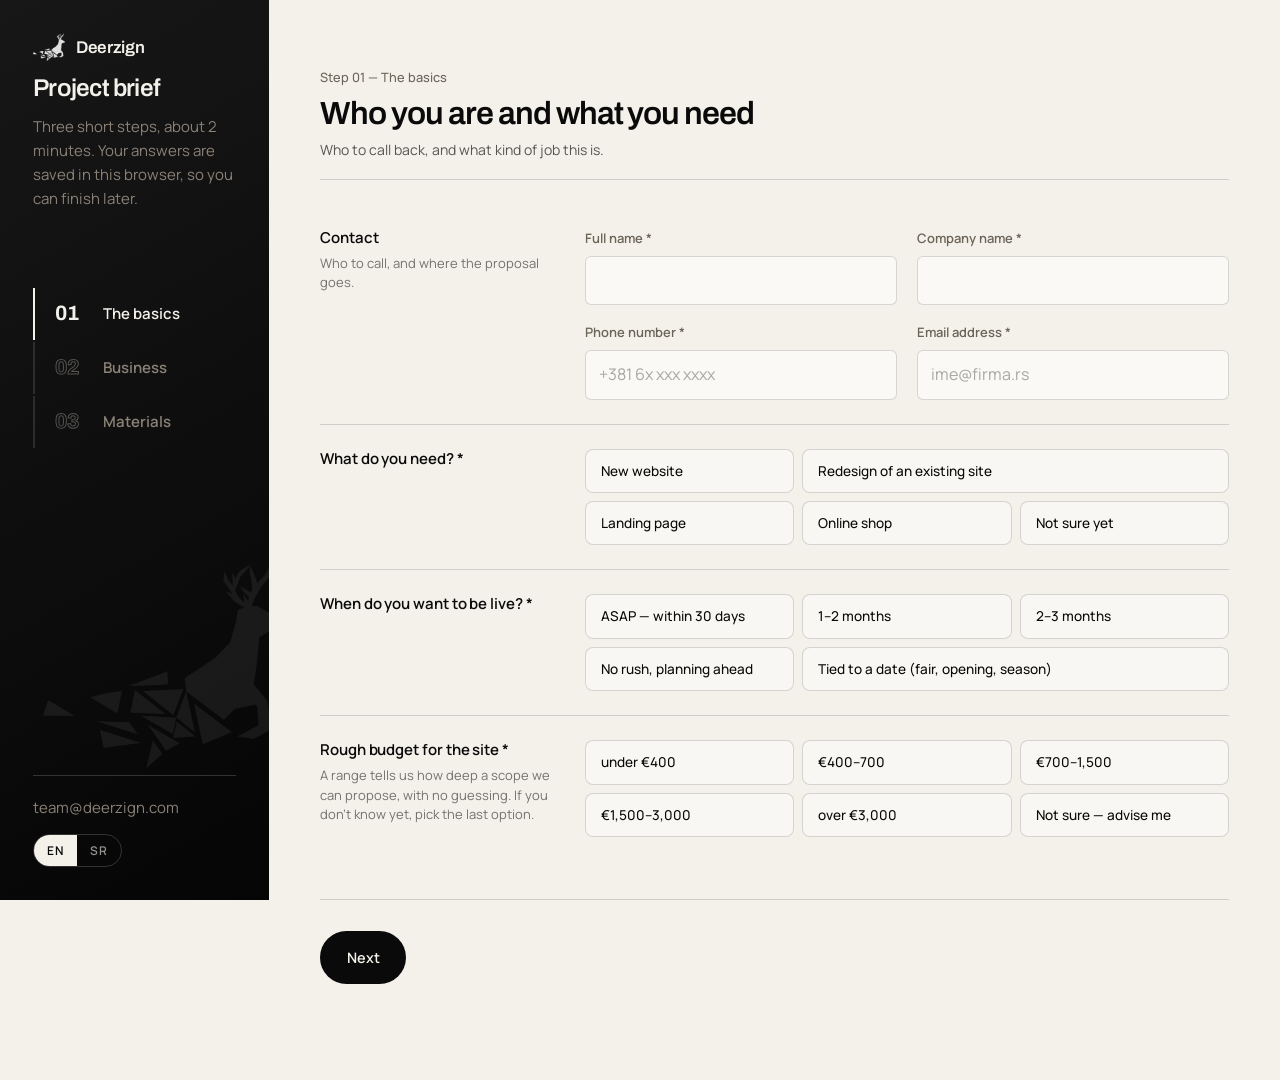
<file: brief.html>
<!doctype html>
<html lang="sr">
<head>
<meta charset="utf-8">
<meta name="viewport" content="width=device-width, initial-scale=1">
<title>Deerzign — Upit za izradu sajta</title>
<meta name="description" content="Kratak brif za izradu sajta. Odgovorite na nekoliko pitanja i javljamo se sa predlogom narednog koraka i okvirnom procenom.">
<meta name="robots" content="noindex,follow">
<meta name="theme-color" content="#14150F">
<link rel="icon" href="deer.png">

<link rel="preconnect" href="https://fonts.googleapis.com">
<link rel="preconnect" href="https://fonts.gstatic.com" crossorigin>
<link href="https://fonts.googleapis.com/css2?family=Archivo:wght@400;500;600;700&family=Manrope:wght@400;500;600;700&display=swap" rel="stylesheet">

<style>
/* ============================================================
   TOKENS — the main site's set (index.html), with two values
   deliberately darkened for this page.

   The site's --brown (#8A8177) is a decorative mark colour and reads
   3.39:1 on the paper. Here it carries field labels and helper text —
   functional copy at 13px — so it drops to #6B6459 (5.18:1). Same hue
   family, clears AA. --text-dim gets the same treatment on the rail
   (#7C766D measured 4.26:1 there, #8A8177 measures 5.01:1).
   ============================================================ */
:root{
  --warm:#F4F1EA;
  --warm-2:#E9E4D8;
  --ink:#0A0A0A;
  --ink-2:#131313;
  --forest:#A6210C;
  --ember-lit:#EF4025;
  --forest-deep:#0A0A0A;
  --brown:#6B6459;
  --text-dim:#8A8177;
  --line:rgba(10,10,10,.15);
  --line-lt:rgba(242,240,233,.18);
  /* red is the brand accent now, so an error can no longer just be "the red
     one". They are kept apart by where each is allowed to appear: the accent
     never touches a field, and this only ever appears on one. */
  --err:#9A3B2B;

  --display:"Archivo",system-ui,-apple-system,"Segoe UI",sans-serif;
  --text:"Manrope",system-ui,-apple-system,"Segoe UI",sans-serif;

  --d2:clamp(1.5rem,2.5vw,2.15rem);
  --d3:clamp(1.35rem,2.1vw,1.9rem);

  --pad:clamp(1.25rem,4vw,3.25rem);
  --ease:cubic-bezier(.16,1,.3,1);
}

*,*::before,*::after{box-sizing:border-box}
html{-webkit-text-size-adjust:100%}
body{
  margin:0;background:var(--warm);color:var(--ink);
  font-family:var(--text);font-size:16px;line-height:1.6;
  -webkit-font-smoothing:antialiased;-moz-osx-font-smoothing:grayscale;
}
img{max-width:100%;display:block}
a{color:inherit;text-decoration:none}
button{font:inherit;color:inherit;background:none;border:0;cursor:pointer}
h1,h2,h3,h4{font-family:var(--display);font-weight:600;margin:0;letter-spacing:-.032em;line-height:1.04}
p{margin:0}
ul,ol{margin:0;padding:0;list-style:none}
::selection{background:var(--forest);color:var(--warm)}
/* the focus ring stays ink: a red ring around a text field would read as the
   field being wrong rather than being active */
:focus-visible{outline:2px solid var(--ink);outline-offset:3px;border-radius:3px}
.on-dark :focus-visible{outline-color:var(--warm)}
.sr-only{position:absolute;width:1px;height:1px;padding:0;margin:-1px;overflow:hidden;clip:rect(0 0 0 0);white-space:nowrap;border:0}

/* the site sets eyebrows in spaced caps; this page keeps them as a plain
   small sentence, because an intake form that shouts STEP 01 reads as a
   survey rather than as a few questions */
.eyebrow{font-family:var(--text);font-size:.8rem;font-weight:500;letter-spacing:0;text-transform:none;color:var(--brown)}
.on-dark .eyebrow{color:var(--text-dim)}
.small{font-size:.9375rem;line-height:1.6;color:rgba(10,10,10,.68)}
.on-dark .small{color:var(--text-dim)}

.btn{
  display:inline-flex;align-items:center;justify-content:center;gap:10px;
  padding:14px 26px;border-radius:999px;font-size:.9rem;font-weight:600;
  letter-spacing:-.01em;border:1px solid transparent;white-space:nowrap;
  transition:background .45s var(--ease),color .45s var(--ease),opacity .3s var(--ease);
}
.btn-dark{background:var(--ink);color:var(--warm)}
/* warm on the accent, not ink: ink measures 2.68:1 there, warm 6.55:1 */
.btn-dark:hover{background:var(--forest);color:var(--warm)}
.btn-quiet{border-color:var(--line);color:var(--ink)}
.btn-quiet:hover{background:var(--warm-2)}
.btn[disabled]{opacity:.45;pointer-events:none}
/* the .btn class's own display:inline-flex otherwise beats the browser's
   default [hidden] rule, since an author-stylesheet class always wins over
   a same-specificity UA-stylesheet attribute selector */
.btn[hidden]{display:none}

/* ============================================================
   LAYOUT — a dark rail with the trail, the form beside it
   ============================================================ */
/* minmax(0,1fr), not 1fr: a bare 1fr track refuses to shrink below its
   content min-width, so one wide child pushes the whole page past the
   viewport instead of wrapping inside it */
.wrap{display:grid;grid-template-columns:clamp(258px,21vw,330px) minmax(0,1fr);min-height:100vh}

.rail{
  position:sticky;top:0;height:100vh;overflow:hidden;
  /* the same material as the site's dark panels, not a flat fill */
  background:linear-gradient(150deg,#171717 0%,#050505 100%);
  color:var(--warm);
  padding:clamp(1.6rem,2.6vw,2.6rem);
  display:flex;flex-direction:column;gap:2rem;
}
/* the mark, large and quiet, the way it sits in the dark panels on the site */
.rail::after{
  content:"";position:absolute;right:-6%;bottom:13%;width:90%;aspect-ratio:1;
  background:url(deer.png) center/contain no-repeat;
  filter:brightness(0) invert(1);opacity:.075;pointer-events:none;
}
.rail>*{position:relative;z-index:1}

.brand{display:flex;align-items:center;gap:11px}
.brand img{height:28px;width:auto;filter:brightness(0) invert(1)}
.brand span{font-family:var(--display);font-weight:600;font-size:1.0625rem;letter-spacing:-.02em}

.rail-title{font-size:clamp(1.5rem,1.9vw,1.9rem);margin-top:.9rem}
.rail-sub{margin-top:.85rem;max-width:30ch}

/* ---- progress: a ladder down the column ----
   A bar per step, lit once you reach it, with the step number set the way the
   site sets its section numerals — outlined while it is ahead of you, solid on
   the one you are on. Fills the height of the rail instead of floating in it.
   The script still does nothing but toggle .done / .now. */
.trail{margin-top:clamp(2rem,5vh,3.4rem);display:flex;flex-direction:column;gap:2px}
.tstep{position:relative;display:grid;grid-template-columns:2.1rem 1fr;align-items:center;
  gap:14px;padding:14px 0 14px 20px;
  border-left:2px solid rgba(244,241,233,.13);
  transition:border-color .5s var(--ease)}
.tstep.done{border-left-color:rgba(244,241,233,.42)}
.tstep.now{border-left-color:var(--warm)}
/* the hoof mark belonged to the old trail */
.tstep .track{display:none}
.tstep .n{display:block;font-family:var(--display);font-size:1.3rem;font-weight:700;
  letter-spacing:-.03em;line-height:1;text-transform:none;
  color:transparent;-webkit-text-stroke:1px rgba(244,241,233,.3);
  transition:color .5s var(--ease),-webkit-text-stroke-color .5s var(--ease)}
.tstep.done .n{-webkit-text-stroke-color:rgba(244,241,233,.5)}
.tstep.now .n{color:var(--warm);-webkit-text-stroke-color:transparent}
.tstep .t{font-size:.9375rem;font-weight:600;color:var(--text-dim);
  transition:color .5s var(--ease)}
.tstep.done .t{color:rgba(244,241,233,.68)}
.tstep.now .t{color:var(--warm)}

.rail-foot{margin-top:auto;display:flex;flex-direction:column;align-items:flex-start;gap:14px;
  padding-top:1.25rem;border-top:1px solid var(--line-lt)}
/* and it never shrinks again, whatever it is put next to */
.rail-foot .lang{flex:none}

/* ---- language switch ---- */
.lang{display:inline-flex;border:1px solid var(--line-lt);border-radius:999px;overflow:hidden}
.lang button{padding:6px 13px;font-size:.75rem;font-weight:600;letter-spacing:.08em;color:rgba(244,241,233,.6)}
.lang button[aria-pressed="true"]{background:var(--warm);color:var(--ink)}
.stage .lang{border-color:var(--line)}
.stage .lang button{color:var(--brown)}
.stage .lang button[aria-pressed="true"]{background:var(--ink);color:var(--warm)}

/* ---- mobile head: the rail folds into a bar ---- */
.mhead{display:none;position:sticky;top:0;z-index:30;
  background:linear-gradient(150deg,#171717 0%,#050505 100%);color:var(--warm);
  padding:12px var(--pad) 0}
.mhead-in{display:flex;align-items:center;justify-content:space-between;gap:14px}
.mhead .meta{font-size:.75rem;font-weight:600;letter-spacing:.14em;text-transform:uppercase;color:var(--text-dim)}
.mbar{margin-top:12px;height:2px;background:var(--line-lt);position:relative}
/* warm, not ember: red on this page means something is wrong, and a progress
   bar is not a warning */
.mbar i{position:absolute;inset:0 auto 0 0;background:var(--warm);width:25%;transition:width .5s var(--ease)}

/* ============================================================
   FORM
   ============================================================ */
.stage{padding:clamp(2.2rem,5vw,4.5rem) var(--pad) clamp(4rem,8vw,6rem)}
.stage-in{max-width:920px;margin-inline:auto}

.step[hidden]{display:none}
/* the site brings a section in a part at a time rather than as one slab, and
   the form does the same — a step opens instead of simply appearing */
.step > *{animation:rise .5s var(--ease) both}
.step > *:nth-child(1){animation-delay:0ms}
.step > *:nth-child(2){animation-delay:55ms}
.step > *:nth-child(3){animation-delay:110ms}
.step > *:nth-child(4){animation-delay:165ms}
.step > *:nth-child(5){animation-delay:220ms}
.step > *:nth-child(6){animation-delay:275ms}
.step > *:nth-child(7){animation-delay:330ms}
.step > *:nth-child(8){animation-delay:385ms}
.step > *:nth-child(9){animation-delay:440ms}
@keyframes rise{from{opacity:0;transform:translateY(12px)}to{opacity:1;transform:none}}
@media (prefers-reduced-motion:reduce){.step > *{animation:none}}

.step-head{padding-bottom:1.1rem;margin-bottom:1.5rem;border-bottom:1px solid var(--line)}
.step-head h2{font-family:var(--display);font-weight:600;letter-spacing:-.032em;font-size:var(--d2);margin-top:.45rem}
.step-head .small{margin-top:.55rem;max-width:58ch;font-size:.875rem}

/* Question on the left, answer on the right — the step reads as an intake
   document rather than as a stack of identical rows, which is what made every
   question look the same weight as every other. */
.q{display:grid;grid-template-columns:minmax(0,14.5rem) minmax(0,1fr);
  gap:clamp(1rem,2.6vw,2.4rem);align-items:start;
  padding:1.5rem 0;border-bottom:1px solid var(--line)}
.q:last-of-type{border-bottom:0}
/* the consent line closes the form and has no question to put beside it */
.q:has(.consent){grid-template-columns:1fr}
/* A question reads as a form label, not as a headline — the page is an
   intake, and numbering every line made it feel like a survey. */
/* the question column: one block, so it cannot be pulled apart by the height
   of the answer beside it */
.q-ask{grid-column:1}
.q-t{display:block;font-family:var(--text);font-size:.9375rem;font-weight:600;
  letter-spacing:-.005em;line-height:1.35;color:var(--ink)}
.q-t .req{color:var(--brown);font-weight:500}
.q-h{margin-top:.35rem;font-size:.8125rem;line-height:1.5;color:rgba(10,10,10,.55)}
.q-body{grid-column:2;margin-top:0}
.q:has(.consent) .q-body{grid-column:1}

/* two fields side by side */
.row{display:grid;grid-template-columns:1fr 1fr;gap:1.05rem 1.2rem}
.stack{display:flex;flex-direction:column;gap:.7rem}

label.f{display:block}
label.f .lb{display:block;font-size:.8125rem;font-weight:600;color:var(--brown);
  margin-bottom:.45rem;transition:color .3s var(--ease)}
label.f:focus-within .lb{color:var(--ink)}

/* 6px, not the 2px this page used to run: every surface on the site is softly
   cornered (plates 14px, panels 20px), and a hard-square field inside that
   reads as a different kit. Still well short of the 12px pill-and-glow version
   that made the form look generated. */
input[type=text],input[type=email],input[type=tel],input[type=url],input[type=number],textarea,select{
  width:100%;font:inherit;color:var(--ink);background:rgba(255,255,255,.55);
  border:1px solid var(--line);border-radius:6px;padding:11px 13px;
  transition:border-color .3s var(--ease),background .3s var(--ease);
}
textarea{resize:vertical;min-height:82px;line-height:1.55}
input::placeholder,textarea::placeholder{color:rgba(10,10,10,.34)}
input:hover,textarea:hover,select:hover{border-color:rgba(10,10,10,.28)}
input:focus,textarea:focus,select:focus{outline:none;
  border-color:rgba(10,10,10,.62);background:#FDFCF8;
  box-shadow:0 1px 0 rgba(10,10,10,.05),0 8px 18px -14px rgba(10,10,10,.4)}
.invalid input,.invalid textarea,.invalid select,input.invalid,textarea.invalid{border-color:var(--err)}
.num{max-width:170px}

/* ---- choices ----
   A grid, not a wrapping row. Intrinsically-sized options wrap to a ragged
   right edge and leave the last one stranded on its own line, which reads as
   spillage rather than as a set. On a shared column track every row starts and
   ends on the same two lines, all cells in a row are the same height, and the
   short final row lines up under the one above it. */
.chips{
  display:grid;
  grid-template-columns:repeat(auto-fit,minmax(min(100%,208px),1fr));
  gap:8px;border:0;padding:0;margin:0;
}
.chips legend{position:absolute;width:1px;height:1px;overflow:hidden;clip:rect(0 0 0 0)}
/* an option whose label is a full phrase gets two tracks instead of being
   forced to wrap inside one */
.chip--wide{grid-column:span 2}
.chip{position:relative;display:flex}
/* the real control sits over the chip rather than being sized to nothing —
   a 0x0 input drops out of the accessibility tree in some browsers */
.chip input{position:absolute;inset:0;width:100%;height:100%;margin:0;opacity:0;cursor:pointer}
.chip span{
  position:relative;flex:1;display:flex;align-items:center;cursor:pointer;
  padding:12px 34px 12px 15px;border:1px solid var(--line);border-radius:8px;
  font-size:.85rem;font-weight:500;line-height:1.35;background:rgba(255,255,255,.45);
  transition:background .3s var(--ease),color .3s var(--ease),
             border-color .3s var(--ease),box-shadow .3s var(--ease);
}
/* the tick sits in the corner, out of the way of the label, and the right
   padding is reserved on every option so nothing reflows when one is picked */
.chip span::after{content:"";position:absolute;top:10px;right:11px;width:13px;height:13px;
  background-color:var(--ink);opacity:0;transform:scale(.5);
  -webkit-mask:url("data:image/svg+xml,%3Csvg%20xmlns%3D%22http%3A%2F%2Fwww.w3.org%2F2000%2Fsvg%22%20viewBox%3D%220%200%2024%2024%22%20fill%3D%22none%22%20stroke%3D%22currentColor%22%20stroke-width%3D%223.2%22%20stroke-linecap%3D%22round%22%20stroke-linejoin%3D%22round%22%3E%3Cpath%20d%3D%22M4%2012.5%209.5%2018%2020%206.5%22%2F%3E%3C%2Fsvg%3E") center/contain no-repeat;
          mask:url("data:image/svg+xml,%3Csvg%20xmlns%3D%22http%3A%2F%2Fwww.w3.org%2F2000%2Fsvg%22%20viewBox%3D%220%200%2024%2024%22%20fill%3D%22none%22%20stroke%3D%22currentColor%22%20stroke-width%3D%223.2%22%20stroke-linecap%3D%22round%22%20stroke-linejoin%3D%22round%22%3E%3Cpath%20d%3D%22M4%2012.5%209.5%2018%2020%206.5%22%2F%3E%3C%2Fsvg%3E") center/contain no-repeat;
  transition:opacity .22s var(--ease),transform .3s cubic-bezier(.22,1.35,.36,1)}
.chip input:checked+span::after{opacity:1;transform:none}
.chip span--unused::before{
  content:"";flex:none;width:15px;height:15px;margin-right:9px;
  background-color:var(--ink);
  -webkit-mask:url("data:image/svg+xml,%3Csvg%20xmlns%3D%22http%3A%2F%2Fwww.w3.org%2F2000%2Fsvg%22%20viewBox%3D%220%200%2024%2024%22%3E%3Cpath%20d%3D%22M9.4%203.2c1.6%200%202.6%202%202.4%204.6-.2%202.6-1.3%204.4-2.8%204.3-1.6-.1-2.6-2.1-2.4-4.7.2-2.5%201.3-4.2%202.8-4.2Z%22%2F%3E%3Cpath%20d%3D%22M15.6%204.6c1.5.2%202.3%202.2%201.9%204.7-.4%202.5-1.7%204.2-3.2%203.9-1.5-.3-2.3-2.3-1.9-4.8.4-2.4%201.7-4%203.2-3.8Z%22%2F%3E%3Cpath%20d%3D%22M11%2015.4c2.2%200%204%201.5%204%203.3s-1.8%202.6-4%202.6-4-.8-4-2.6%201.8-3.3%204-3.3Z%22%20opacity%3D%22.55%22%2F%3E%3C%2Fsvg%3E") center/contain no-repeat;
          mask:url("data:image/svg+xml,%3Csvg%20xmlns%3D%22http%3A%2F%2Fwww.w3.org%2F2000%2Fsvg%22%20viewBox%3D%220%200%2024%2024%22%3E%3Cpath%20d%3D%22M9.4%203.2c1.6%200%202.6%202%202.4%204.6-.2%202.6-1.3%204.4-2.8%204.3-1.6-.1-2.6-2.1-2.4-4.7.2-2.5%201.3-4.2%202.8-4.2Z%22%2F%3E%3Cpath%20d%3D%22M15.6%204.6c1.5.2%202.3%202.2%201.9%204.7-.4%202.5-1.7%204.2-3.2%203.9-1.5-.3-2.3-2.3-1.9-4.8.4-2.4%201.7-4%203.2-3.8Z%22%2F%3E%3Cpath%20d%3D%22M11%2015.4c2.2%200%204%201.5%204%203.3s-1.8%202.6-4%202.6-4-.8-4-2.6%201.8-3.3%204-3.3Z%22%20opacity%3D%22.55%22%2F%3E%3C%2Fsvg%3E") center/contain no-repeat;
  opacity:0;transform:scale(.72) rotate(-6deg);
  transition:opacity .3s var(--ease),transform .4s cubic-bezier(.22,1.3,.36,1);
}
.chip span:hover{border-color:rgba(10,10,10,.28);background:rgba(255,255,255,.85)}
/* Chosen reads as warm paper lifted off the page with a print pressed into it,
   not as a block of ink. At chip size the old solid fill put a heavy black
   rectangle in the middle of a form three times over — right for one tier on
   the pricing strip, far too hard for an answer. */
/* clean white against the warm paper, with a second inset hairline so the edge
   reads as 2px without the border actually changing width and reflowing */
.chip input:checked+span{
  background:#fff;color:var(--ink);font-weight:600;
  border-color:var(--ink);
  box-shadow:inset 0 0 0 1px var(--ink),0 6px 16px -12px rgba(10,10,10,.5);
}

.chip input:focus-visible+span{outline:2px solid var(--ink);outline-offset:3px}
.chips.invalid .chip span{border-color:var(--err)}

/* ---- file drop ---- */
.drop{
  display:flex;align-items:center;gap:14px;width:100%;text-align:left;
  padding:13px 16px;border:1px dashed rgba(10,10,10,.24);border-radius:6px;
  background:rgba(255,255,255,.4);transition:border-color .3s var(--ease),background .3s var(--ease);
}
.drop:hover,.drop.over{border-color:rgba(10,10,10,.5);background:#FDFCF8}
.drop.over{box-shadow:0 8px 18px -12px rgba(10,10,10,.45)}
.drop svg{width:19px;height:19px;color:var(--brown);flex:none}
.drop .dt{font-size:.9rem;font-weight:600}
.drop .dh{font-size:.8125rem;color:rgba(10,10,10,.58)}
.files{margin-top:.7rem;display:flex;flex-direction:column;gap:6px}
.file{display:flex;align-items:center;gap:10px;font-size:.85rem;color:rgba(10,10,10,.72)}
.file b{font-weight:600}
.file button{color:var(--brown);font-size:.8125rem;text-decoration:underline;margin-left:auto}

/* ---- consent ---- */
.consent{display:flex;gap:12px;align-items:flex-start;font-size:.9rem;line-height:1.55;cursor:pointer}
.consent input{margin-top:4px;accent-color:var(--ink);width:17px;height:17px;flex:none}

/* ---- errors ---- */
.err{display:none;margin-top:.6rem;font-size:.8125rem;font-weight:600;color:var(--err)}
.err.on{display:block}
.summary{display:none;margin-bottom:1.6rem;padding:14px 18px;border-radius:12px;
  background:rgba(154,59,43,.08);border:1px solid rgba(154,59,43,.25);color:var(--err);
  font-size:.9rem;font-weight:600}
.summary.on{display:block}

/* ---- nav row ---- */
/* wraps: the Serbian send label is longer than the English one and the row
   would not fit a 320px screen on the last step */
.nav-row{display:flex;flex-wrap:wrap;align-items:center;gap:12px 14px;margin-top:2.4rem;padding-top:1.9rem;border-top:1px solid var(--line)}
.nav-row .save{margin-left:auto;font-size:.8125rem;color:var(--brown);opacity:0;transition:opacity .4s var(--ease)}
.nav-row .save.on{opacity:1}
#send .spin{display:none;width:15px;height:15px;border:2px solid currentColor;border-right-color:transparent;
  border-radius:50%;animation:spin .7s linear infinite;flex:none}
#send.is-sending .spin{display:inline-block}
@keyframes spin{to{transform:rotate(360deg)}}
.sending-note{display:none;font-size:.8125rem;color:var(--brown);margin-top:12px;line-height:1.5}
.sending-note.on{display:block}

@media (max-width:980px){
  .wrap{grid-template-columns:minmax(0,1fr)}
  .rail{display:none}
  .mhead{display:block}
  .stage{padding-top:2.2rem}
}
@media (max-width:820px){
  /* the document folds back into a single column */
  .q,.q:has(.consent){grid-template-columns:1fr;gap:.75rem}
  .q-ask,.q-body,.q:has(.consent) .q-body{grid-column:1}
}
@media (max-width:620px){
  .row{grid-template-columns:1fr;gap:1.2rem}
  .num{max-width:none}
  /* one track wide, so nothing can span two of them */
  .chip--wide{grid-column:span 1}
}
</style>

<!-- Meta Pixel Code -->
<script>
!function(f,b,e,v,n,t,s)
{if(f.fbq)return;n=f.fbq=function(){n.callMethod?
n.callMethod.apply(n,arguments):n.queue.push(arguments)};
if(!f._fbq)f._fbq=n;n.push=n;n.loaded=!0;n.version='2.0';
n.queue=[];t=b.createElement(e);t.async=!0;
t.src=v;s=b.getElementsByTagName(e)[0];
s.parentNode.insertBefore(t,s)}(window, document,'script',
'https://connect.facebook.net/en_US/fbevents.js');
fbq('init', '1056070890490241');
fbq('track', 'PageView');
</script>
<noscript><img height="1" width="1" style="display:none"
src="https://www.facebook.com/tr?id=1056070890490241&ev=PageView&noscript=1"
/></noscript>
<!-- End Meta Pixel Code -->
</head>
<body>

<div class="wrap">

  <!-- ============================ RAIL ============================ -->
  <aside class="rail on-dark">
    <div>
      <a class="brand" href="index.html" aria-label="Deerzign">
        <img src="deer.png" alt="" aria-hidden="true">
        <span>Deerzign</span>
      </a>
      <h1 class="rail-title" data-sr="Upit za izradu sajta" data-en="Project brief">Upit za izradu sajta</h1>
      <p class="small rail-sub" data-sr="Tri kratka koraka, oko 2 minuta. Odgovori se čuvaju u vašem pregledaču, možete nastaviti kasnije."
         data-en="Three short steps, about 2 minutes. Your answers are saved in this browser, so you can finish later.">Tri kratka koraka, oko 2 minuta. Odgovori se čuvaju u vašem pregledaču, možete nastaviti kasnije.</p>
    </div>

    <ol class="trail" id="trail">
      <li class="tstep now" data-step="1">
        <span class="track"><svg viewBox="0 0 24 24" fill="currentColor" aria-hidden="true"><path d="M9.4 3.2c1.6 0 2.6 2 2.4 4.6-.2 2.6-1.3 4.4-2.8 4.3-1.6-.1-2.6-2.1-2.4-4.7.2-2.5 1.3-4.2 2.8-4.2Z"/><path d="M15.6 4.6c1.5.2 2.3 2.2 1.9 4.7-.4 2.5-1.7 4.2-3.2 3.9-1.5-.3-2.3-2.3-1.9-4.8.4-2.4 1.7-4 3.2-3.8Z"/><path d="M11 15.4c2.2 0 4 1.5 4 3.3s-1.8 2.6-4 2.6-4-.8-4-2.6 1.8-3.3 4-3.3Z" opacity=".55"/></svg></span>
        <span class="n">01</span>
        <span class="t" data-sr="Osnovno" data-en="The basics">Osnovno</span>
      </li>
      <li class="tstep" data-step="2">
        <span class="track"><svg viewBox="0 0 24 24" fill="currentColor" aria-hidden="true"><path d="M9.4 3.2c1.6 0 2.6 2 2.4 4.6-.2 2.6-1.3 4.4-2.8 4.3-1.6-.1-2.6-2.1-2.4-4.7.2-2.5 1.3-4.2 2.8-4.2Z"/><path d="M15.6 4.6c1.5.2 2.3 2.2 1.9 4.7-.4 2.5-1.7 4.2-3.2 3.9-1.5-.3-2.3-2.3-1.9-4.8.4-2.4 1.7-4 3.2-3.8Z"/><path d="M11 15.4c2.2 0 4 1.5 4 3.3s-1.8 2.6-4 2.6-4-.8-4-2.6 1.8-3.3 4-3.3Z" opacity=".55"/></svg></span>
        <span class="n">02</span>
        <span class="t" data-sr="Biznis" data-en="Business">Biznis</span>
      </li>
      <li class="tstep" data-step="3">
        <span class="track"><svg viewBox="0 0 24 24" fill="currentColor" aria-hidden="true"><path d="M9.4 3.2c1.6 0 2.6 2 2.4 4.6-.2 2.6-1.3 4.4-2.8 4.3-1.6-.1-2.6-2.1-2.4-4.7.2-2.5 1.3-4.2 2.8-4.2Z"/><path d="M15.6 4.6c1.5.2 2.3 2.2 1.9 4.7-.4 2.5-1.7 4.2-3.2 3.9-1.5-.3-2.3-2.3-1.9-4.8.4-2.4 1.7-4 3.2-3.8Z"/><path d="M11 15.4c2.2 0 4 1.5 4 3.3s-1.8 2.6-4 2.6-4-.8-4-2.6 1.8-3.3 4-3.3Z" opacity=".55"/></svg></span>
        <span class="n">03</span>
        <span class="t" data-sr="Materijali" data-en="Materials">Materijali</span>
      </li>
    </ol>

    <div class="rail-foot">
      <a class="small" href="mailto:team@deerzign.com">team@deerzign.com</a>
      <div class="lang" role="group" aria-label="Jezik / Language">
        <button type="button" data-lang="en" aria-pressed="true">EN</button>
        <button type="button" data-lang="sr" aria-pressed="false">SR</button>
      </div>
    </div>
  </aside>

  <!-- ============================ MOBILE HEAD ============================ -->
  <div class="mhead on-dark">
    <div class="mhead-in">
      <a class="brand" href="index.html" aria-label="Deerzign">
        <img src="deer.png" alt="" aria-hidden="true">
        <span>Deerzign</span>
      </a>
      <div class="lang" role="group" aria-label="Jezik / Language">
        <button type="button" data-lang="en" aria-pressed="true">EN</button>
        <button type="button" data-lang="sr" aria-pressed="false">SR</button>
      </div>
    </div>
    <div class="mhead-in" style="margin-top:14px">
      <span class="meta"><span id="mStepName">Osnovno</span></span>
      <span class="meta"><span id="mStepNum">1</span>/3</span>
    </div>
    <div class="mbar"><i id="mBar"></i></div>
  </div>

  <!-- ============================ FORM ============================ -->
  <main class="stage">
    <div class="stage-in">

      <div class="summary" id="summary" role="alert"
           data-sr="Molimo popunite obavezna polja označena zvezdicom."
           data-en="Please fill in the required fields marked with an asterisk.">Molimo popunite obavezna polja označena zvezdicom.</div>

      <form id="brief" novalidate>

        <!-- ---------------- STEP 1 ---------------- -->
        <section class="step" data-step="1" aria-labelledby="h1">
          <header class="step-head">
            <span class="eyebrow" data-sr="Korak 01 — Osnovno" data-en="Step 01 — The basics">Korak 01 — Osnovno</span>
            <h2 id="h1" data-sr="Ko ste i šta vam treba" data-en="Who you are and what you need">Ko ste i šta vam treba</h2>
            <p class="small" data-sr="Koga zovemo i o kakvom poslu je reč."
               data-en="Who to call back, and what kind of job this is.">Ovaj deo je najbrži. Na osnovu njega znamo koga zovemo i o kakvom poslu pričamo.</p>
            <p class="small" id="paketNote" hidden style="margin-top:.7rem;font-weight:600;color:var(--ink)"></p>
          </header>

          <div class="q">
            <div class="q-ask"><span class="q-t" data-sr="Kontakt" data-en="Contact">Kontakt</span>
            <p class="q-h" data-sr="Koga zovemo i kome šaljemo predlog."
               data-en="Who to call, and where the proposal goes.">Koga zovemo i kome šaljemo predlog.</p></div>
            <div class="q-body">
            <div class="row">
              <label class="f">
                <span class="lb" data-sr="Ime i prezime *" data-en="Full name *">Ime i prezime *</span>
                <input type="text" name="ime" required data-col="Ime i prezime" autocomplete="name">
              </label>
              <label class="f">
                <span class="lb" data-sr="Naziv firme *" data-en="Company name *">Naziv firme *</span>
                <input type="text" name="firma" required data-col="Naziv firme" autocomplete="organization">
              </label>
              <label class="f">
                <span class="lb" data-sr="Broj telefona *" data-en="Phone number *">Broj telefona *</span>
                <input type="tel" name="telefon" required data-col="Telefon" autocomplete="tel" placeholder="+381 6x xxx xxxx">
              </label>
              <label class="f">
                <span class="lb" data-sr="Email adresa *" data-en="Email address *">Email adresa *</span>
                <input type="email" name="email" required data-col="Email" autocomplete="email" placeholder="ime@firma.rs">
              </label>
            </div>
            <div class="err" id="e-kontakt" data-sr="Popunite ime, firmu, telefon i ispravnu email adresu." data-en="Please add your name, company, phone and a valid email.">Popunite ime, firmu, telefon i ispravnu email adresu.</div>
            </div>
          </div>

          <div class="q">
            <div class="q-ask"><span class="q-t" data-sr="Šta vam je potrebno? *" data-en="What do you need? *">Šta vam je potrebno? *</span></div>
            <div class="q-body">
              <fieldset class="chips group" data-required data-col="Šta vam je potrebno" id="g-potreba">
                <legend data-sr="Šta vam je potrebno?" data-en="What do you need?">Šta vam je potrebno?</legend>
                <label class="chip"><input type="radio" name="potreba" value="Novi sajt" data-en-val="New website"><span data-sr="Novi sajt" data-en="New website">Novi sajt</span></label>
                <label class="chip chip--wide"><input type="radio" name="potreba" value="Redizajn postojećeg" data-en-val="Redesign of an existing site"><span data-sr="Redizajn postojećeg" data-en="Redesign of an existing site">Redizajn postojećeg</span></label>
                <label class="chip"><input type="radio" name="potreba" value="Landing stranica" data-en-val="Landing page"><span data-sr="Landing stranica" data-en="Landing page">Landing stranica</span></label>
                <label class="chip"><input type="radio" name="potreba" value="Onlajn prodavnica" data-en-val="Online shop"><span data-sr="Onlajn prodavnica" data-en="Online shop">Onlajn prodavnica</span></label>
                <label class="chip"><input type="radio" name="potreba" value="Nisam siguran/na" data-en-val="Not sure yet"><span data-sr="Nisam siguran/na" data-en="Not sure yet">Nisam siguran/na</span></label>
              </fieldset>
              <div class="err" id="e-potreba" data-sr="Izaberite jednu opciju." data-en="Please choose one option.">Izaberite jednu opciju.</div>
            </div>
          </div>

          <div class="q">
            <div class="q-ask"><span class="q-t" data-sr="Kada želite da sajt bude online? *" data-en="When do you want to be live? *">Kada želite da sajt bude online? *</span></div>
            <div class="q-body">
              <fieldset class="chips group" data-required data-col="Željeni rok" id="g-rok">
                <legend data-sr="Željeni rok" data-en="Timeline">Željeni rok</legend>
                <label class="chip"><input type="radio" name="rok" value="Što pre — do 30 dana" data-en-val="As soon as possible — within 30 days"><span data-sr="Što pre — do 30 dana" data-en="ASAP — within 30 days">Što pre — do 30 dana</span></label>
                <label class="chip"><input type="radio" name="rok" value="1–2 meseca" data-en-val="1–2 months"><span data-sr="1–2 meseca" data-en="1–2 months">1–2 meseca</span></label>
                <label class="chip"><input type="radio" name="rok" value="2–3 meseca" data-en-val="2–3 months"><span data-sr="2–3 meseca" data-en="2–3 months">2–3 meseca</span></label>
                <label class="chip"><input type="radio" name="rok" value="Nije hitno, planiramo unapred" data-en-val="No rush, planning ahead"><span data-sr="Nije hitno, planiramo unapred" data-en="No rush, planning ahead">Nije hitno, planiramo unapred</span></label>
                <label class="chip chip--wide"><input type="radio" name="rok" value="Vezano za datum (sajam, otvaranje, sezona)" data-en-val="Tied to a date (fair, opening, season)"><span data-sr="Vezano za datum (sajam, otvaranje, sezona)" data-en="Tied to a date (fair, opening, season)">Vezano za datum</span></label>
              </fieldset>
              <div class="err" id="e-rok" data-sr="Izaberite jednu opciju." data-en="Please choose one option.">Izaberite jednu opciju.</div>
            </div>
          </div>

          <div class="q">
            <div class="q-ask"><span class="q-t" data-sr="Okvirni budžet za sajt *" data-en="Rough budget for the site *">Okvirni budžet za sajt *</span>
            <p class="q-h" data-sr="Raspon nam govori koliko dubok posao možemo da predložimo — bez pogađanja u prazno. Ako još ne znate, izaberite poslednju opciju."
               data-en="A range tells us how deep a scope we can propose, with no guessing. If you don't know yet, pick the last option.">Raspon nam govori koliko dubok posao možemo da predložimo — bez pogađanja u prazno. Ako još ne znate, izaberite poslednju opciju.</p></div>
            <div class="q-body stack" style="gap:1.1rem">
              <fieldset class="chips group" data-required data-col="Budžet" id="g-budzet">
                <legend data-sr="Budžet" data-en="Budget">Budžet</legend>
                <label class="chip"><input type="radio" name="budzet" value="do 400 €"><span data-sr="do 400 €" data-en="under €400">do 400 €</span></label>
                <label class="chip"><input type="radio" name="budzet" value="400–700 €"><span data-sr="400–700 €" data-en="€400–700">400–700 €</span></label>
                <label class="chip"><input type="radio" name="budzet" value="700–1.500 €"><span data-sr="700–1.500 €" data-en="€700–1,500">700–1.500 €</span></label>
                <label class="chip"><input type="radio" name="budzet" value="1.500–3.000 €"><span data-sr="1.500–3.000 €" data-en="€1,500–3,000">1.500–3.000 €</span></label>
                <label class="chip"><input type="radio" name="budzet" value="preko 3.000 €"><span data-sr="preko 3.000 €" data-en="over €3,000">preko 3.000 €</span></label>
                <label class="chip"><input type="radio" name="budzet" value="Nisam siguran/na — predložite"><span data-sr="Nisam siguran/na — predložite" data-en="Not sure — advise me">Nisam siguran/na — predložite</span></label>
              </fieldset>
              <div class="err" id="e-budzet" data-sr="Izaberite jedan raspon." data-en="Pick one range.">Izaberite jedan raspon.</div>
            </div>
          </div>

        </section>

        <!-- ---------------- STEP 2 ---------------- -->
        <section class="step" data-step="2" aria-labelledby="h2" hidden>
          <header class="step-head">
            <span class="eyebrow" data-sr="Korak 02 — Biznis" data-en="Step 02 — Business">Korak 02 — Biznis</span>
            <h2 id="h2" data-sr="Recite nam o poslu" data-en="Tell us about the business">Recite nam o poslu</h2>
            <p class="small" data-sr="Jedno pitanje, od kog zavisi ceo predlog. Pišite koliko treba."
               data-en="One question — but the whole site proposal rests on it, so write as much as you need.">Jedno pitanje — ali od njega zavisi ceo predlog sajta, pa slobodno pišite koliko treba.</p>
          </header>

          <div class="q">
            <div class="q-ask"><label class="q-t" for="delatnost" data-sr="Opišite nam vaš biznis *" data-en="Tell us about your business *">Opišite nam vaš biznis *</label>
            <p class="q-h" data-sr="Čime se bavite, šta prodajete ili radite, šta vas izdvaja — pišite slobodno, kao da nam to objašnjavate uživo."
               data-en="What you do, what you sell or offer, what sets you apart — write freely, as if explaining it to us in person.">Čime se bavite, šta prodajete ili radite, šta vas izdvaja — pišite slobodno, kao da nam to objašnjavate uživo.</p></div>
            <div class="q-body">
              <textarea id="delatnost" name="delatnost" required data-col="Čime se bavite" style="min-height:168px"
                data-sr-ph="Npr. Radimo adaptacije kupatila u Beogradu, uglavnom stanovi u novogradnji. Najviše tražena usluga nam je kompletna adaptacija ključ u ruke, a izdvaja nas brza isporuka i fiksna cena dogovorena unapred."
                data-en-ph="e.g. We renovate bathrooms in Belgrade, mostly flats in new buildings. Our most requested service is a full turnkey renovation, and what sets us apart is fast delivery and a fixed price agreed up front."
                placeholder="Npr. Radimo adaptacije kupatila u Beogradu, uglavnom stanovi u novogradnji. Najviše tražena usluga nam je kompletna adaptacija ključ u ruke, a izdvaja nas brza isporuka i fiksna cena dogovorena unapred."></textarea>
              <div class="err" data-sr="Ovo polje je obavezno." data-en="This field is required.">Ovo polje je obavezno.</div>
            </div>
          </div>

        </section>

        <!-- ---------------- STEP 3 ---------------- -->
        <section class="step" data-step="3" aria-labelledby="h3" hidden>
          <header class="step-head">
            <span class="eyebrow" data-sr="Korak 03 — Materijali" data-en="Step 03 — Materials">Korak 03 — Materijali</span>
            <h2 id="h3" data-sr="Šta već imate" data-en="What you already have">Šta već imate</h2>
            <p class="small" data-sr="Ništa ovde nije obavezno. Ako nemate materijale, uključujemo ih u ponudu. Do 10 MB po fajlu."
               data-en="None of this is required except your contact details. If you don't have materials, say so — we can include that in the proposal. Up to 10 MB per file.">Ništa od ovoga nije obavezno, osim kontakt podataka. Ako nemate materijale — recite nam, možemo da ih uključimo u ponudu. Do 10 MB po fajlu.</p>
          </header>

          <div class="q">
            <div class="q-ask"><span class="q-t" data-sr="Logo firme" data-en="Company logo">Logo firme</span>
            <p class="q-h" data-sr="Ako imate vektor (.ai, .eps, .svg, .pdf), pošaljite njega — iz njega se sve ostalo izvodi."
               data-en="If you have a vector file (.ai, .eps, .svg, .pdf), send that one — everything else derives from it.">Ako imate vektor (.ai, .eps, .svg, .pdf), pošaljite njega — iz njega se sve ostalo izvodi.</p></div>
            <div class="q-body" data-file="logo" data-col="Logo"></div>
          </div>

          <div class="q">
            <div class="q-ask"><span class="q-t" data-sr="Fotografije" data-en="Photographs">Fotografije</span>
            <p class="q-h" data-sr="Radovi, proizvodi, tim, prostor. Bolje deset dobrih nego sto nasumičnih. Slobodno ovde ubacite i cenovnik, katalog ili brošuru u PDF-u ili sličnom formatu."
               data-en="Work, products, team, premises. Ten good ones beat a hundred random ones. Feel free to drop your price list, catalogue or brochure here too — PDF or similar.">Radovi, proizvodi, tim, prostor. Bolje deset dobrih nego sto nasumičnih. Slobodno ovde ubacite i cenovnik, katalog ili brošuru u PDF-u ili sličnom formatu.</p></div>
            <div class="q-body" data-file="fotografije" data-col="Fotografije" data-multiple></div>
          </div>

          <div class="q">
            <div class="q-ask"><label class="q-t" for="mreze" data-sr="Linkovi" data-en="Links">Linkovi</label>
            <p class="q-h" data-sr="Društvene mreže, Google profil, link ka Drive-u/WeTransferu ako je materijal prevelik — i slobodno linkove ili nazive sajtova koji vam se dopadaju."
               data-en="Social profiles, Google listing, a Drive/WeTransfer link if material is too big — and feel free to add links or names of sites you like.">Društvene mreže, Google profil, link ka Drive-u/WeTransferu ako je materijal prevelik — i slobodno linkove ili nazive sajtova koji vam se dopadaju.</p></div>
            <div class="q-body">
              <textarea id="mreze" name="mreze" data-col="Linkovi" style="min-height:84px"
                data-sr-ph="Jedan link po redu — Instagram, Facebook, Google profil, Drive…"
                data-en-ph="One link per line — Instagram, Facebook, Google listing, Drive…"
                placeholder="Jedan link po redu — Instagram, Facebook, Google profil, Drive…"></textarea>
            </div>
          </div>

          <div class="q">
            <div class="q-ask"><label class="q-t" for="kontakt_podaci" data-sr="Adresa, radno vreme i kontakt podaci" data-en="Address, opening hours and contact details">Adresa, radno vreme i kontakt podaci</label>
            <p class="q-h" data-sr="Tačno onako kako treba da stoji na sajtu i na Google mapi. Ako radite onlajn ili bez fiksnog radnog vremena, preskočite."
               data-en="Exactly as it should appear on the site and on Google Maps. Skip it if you work online or without fixed hours.">Tačno onako kako treba da stoji na sajtu i na Google mapi. Ako radite onlajn ili bez fiksnog radnog vremena, preskočite.</p></div>
            <div class="q-body">
              <textarea id="kontakt_podaci" name="kontakt_podaci" data-col="Adresa, radno vreme, kontakt"
                data-sr-ph="Adresa&#10;Radno vreme&#10;Telefon i email za sajt&#10;PIB i matični broj (za podnožje sajta)"
                data-en-ph="Address&#10;Opening hours&#10;Phone and email for the site&#10;Company registration details (for the footer)"
                placeholder="Adresa&#10;Radno vreme&#10;Telefon i email za sajt&#10;PIB i matični broj (za podnožje sajta)"></textarea>
            </div>
          </div>

          <div class="q">
            <div class="q-ask"><label class="q-t" for="ostalo" data-sr="Bilo šta drugo što treba da znamo" data-en="Anything else we should know">Bilo šta drugo što treba da znamo</label>
            <p class="q-h" data-sr="Ovde nam slobodno ostavite i dva-tri sajta koja vam se sviđaju i zašto — bilo koja branša."
               data-en="Feel free to drop in two or three websites you like, and why — any industry.">Ovde nam slobodno ostavite i dva-tri sajta koja vam se sviđaju i zašto — bilo koja branša.</p></div>
            <div class="q-body">
              <textarea id="ostalo" name="ostalo" data-col="Ostalo"></textarea>
            </div>
          </div>

          <div class="q">
            <label class="consent">
              <input type="checkbox" name="saglasnost" required data-col="Saglasnost">
              <span data-sr="Saglasan/na sam da Deerzign koristi ove podatke radi pripreme ponude i kontakta u vezi sa ovim projektom, i da ime, email i telefon (heširano) deli sa Meta/Facebook radi merenja i unapređenja oglasa."
                    data-en="I agree that Deerzign may use this information to prepare a proposal and contact me about this project, and may share my name, email and phone (hashed) with Meta/Facebook to measure and improve ad performance.">Saglasan/na sam da Deerzign koristi ove podatke radi pripreme ponude i kontakta u vezi sa ovim projektom, i da ime, email i telefon (heširano) deli sa Meta/Facebook radi merenja i unapređenja oglasa.</span>
            </label>
            <div class="err" data-sr="Potrebna je saglasnost da bismo mogli da vam odgovorimo." data-en="We need your consent before we can reply.">Potrebna je saglasnost da bismo mogli da vam odgovorimo.</div>
          </div>
        </section>

        <!-- ---------------- NAV ---------------- -->
        <div class="nav-row">
          <button type="button" class="btn btn-quiet" id="back" hidden data-sr="Nazad" data-en="Back">Nazad</button>
          <button type="button" class="btn btn-dark" id="next" data-sr="Sledeće" data-en="Next">Sledeće</button>
          <button type="submit" class="btn btn-dark" id="send" hidden>
            <span class="spin" aria-hidden="true"></span>
            <span class="btn-label" data-sr="Pošalji upit" data-en="Send the brief">Pošalji upit</span>
          </button>
          <span class="save" id="save" data-sr="Sačuvano" data-en="Saved">Sačuvano</span>
        </div>
        <p class="sending-note" id="sendingNote"
          data-sr="Šalje se — ovo može potrajati par sekundi, naročito ako ste priložili fajlove. Ne zatvarajte stranicu."
          data-en="Sending — this can take a few seconds, especially with attachments. Please don't close the page.">
          Šalje se — ovo može potrajati par sekundi, naročito ako ste priložili fajlove. Ne zatvarajte stranicu.
        </p>
      </form>

    </div>
  </main>
</div>

<script>
(function(){
  'use strict';

  /* ============================================================
     WHERE THE ANSWERS GO
     Paste the /exec URL of the Apps Script web app deployed from
     brief-apps-script.gs (see README). Until it is filled in, the
     form falls back to an email with the answers in the body.
     ============================================================ */
  var ENDPOINT = 'https://script.google.com/macros/s/AKfycbysPbaDWkhf1Be_vFjsGDMeiizoSDYRHfo_Iv98EpZz-RRFjiS3vBAgRLRiNY5hVHkv/exec';
  var FALLBACK_EMAIL = 'team@deerzign.com';

  var MAX_FILE = 10 * 1024 * 1024;   /* per file  */
  var MAX_TOTAL = 25 * 1024 * 1024;  /* all files */

  /* phone photos routinely arrive at 4000px/8+ MB — downscaling client-side
     before upload is most of what makes submit feel slow with attachments */
  function compressImage(file){
    if (!/^image\/(jpeg|png|webp)$/.test(file.type)) return Promise.resolve(file);
    var MAX_DIM = 1920;
    return new Promise(function(resolve){
      var url = URL.createObjectURL(file);
      var img = new Image();
      img.onload = function(){
        URL.revokeObjectURL(url);
        var w = img.naturalWidth, h = img.naturalHeight;
        var scale = Math.min(1, MAX_DIM / Math.max(w, h));
        var cw = Math.max(1, Math.round(w * scale)), ch = Math.max(1, Math.round(h * scale));
        var canvas = document.createElement('canvas');
        canvas.width = cw; canvas.height = ch;
        canvas.getContext('2d').drawImage(img, 0, 0, cw, ch);
        canvas.toBlob(function(blob){
          if (!blob || blob.size >= file.size){ resolve(file); return; }
          resolve(new File([blob], file.name, {type:'image/jpeg'}));
        }, 'image/jpeg', 0.82);
      };
      img.onerror = function(){ URL.revokeObjectURL(url); resolve(file); };
      img.src = url;
    });
  }

  var form = document.getElementById('brief');
  var steps = [].slice.call(form.querySelectorAll('.step'));
  var trail = [].slice.call(document.querySelectorAll('.tstep'));
  var backBtn = document.getElementById('back');
  var nextBtn = document.getElementById('next');
  var sendBtn = document.getElementById('send');
  var sendingNote = document.getElementById('sendingNote');
  var summary = document.getElementById('summary');
  var saveTag = document.getElementById('save');
  var mBar = document.getElementById('mBar');
  var mNum = document.getElementById('mStepNum');
  var mName = document.getElementById('mStepName');

  var cur = 0;
  var lang = 'sr';
  var files = {};   /* field -> [File] */
  var paketOdCenovnika = new URLSearchParams(location.search).get('paket') || '';
  /* handoff from a Meta Lead Ads follow-up message — see automation/PLAYBOOK.md
     "Nacrt poruke" for Leads Meta Ads: budzet/rok mirror the exact values the
     person already gave Meta, so the chip they'd otherwise re-pick here is
     pre-checked instead. izvor overrides document.referrer because a link
     opened from WhatsApp/SMS usually carries no referrer at all. */
  var budzetOdLinka = new URLSearchParams(location.search).get('budzet') || '';
  var rokOdLinka = new URLSearchParams(location.search).get('rok') || '';
  /* handoff from a service page (redizajn-sajta.html etc.) — pre-picks which
     "Šta vam je potrebno" chip matches the page the visitor came from */
  var potrebaOdLinka = new URLSearchParams(location.search).get('potreba') || '';
  var izvorOdLinka = new URLSearchParams(location.search).get('izvor') || '';
  var submitted = false;   /* real submit in flight/done — never also log as abandoned */
  var partialSent = false; /* send the "started but left" snapshot at most once */

  /* ---------- language ---------- */
  function applyLang(l){
    lang = l;
    document.documentElement.lang = l;
    document.querySelectorAll('[data-sr]').forEach(function(el){
      var t = el.getAttribute('data-' + l);
      if (t) el.textContent = t;
    });
    document.querySelectorAll('[data-sr-ph]').forEach(function(el){
      var t = el.getAttribute('data-' + l + '-ph');
      if (t) el.placeholder = t;
    });
    document.querySelectorAll('.lang button').forEach(function(b){
      b.setAttribute('aria-pressed', String(b.dataset.lang === l));
    });
    try { localStorage.setItem('dz-lang', l); } catch(e){}
    paint();
  }
  document.querySelectorAll('.lang button').forEach(function(b){
    b.addEventListener('click', function(){ applyLang(b.dataset.lang); });
  });

  /* ---------- file fields ---------- */
  var FILE_TXT = {
    sr:{pick:'Izaberite fajl ili prevucite ovde', hint:'do 10 MB po fajlu', remove:'ukloni'},
    en:{pick:'Choose a file or drop it here', hint:'up to 10 MB per file', remove:'remove'}
  };
  document.querySelectorAll('[data-file]').forEach(function(host){
    var key = host.dataset.file;
    var multi = host.hasAttribute('data-multiple');
    files[key] = [];

    var input = document.createElement('input');
    input.type = 'file'; input.multiple = multi; input.className = 'sr-only';
    input.id = 'f-' + key;

    var drop = document.createElement('label');
    drop.className = 'drop'; drop.setAttribute('for', input.id);
    drop.innerHTML =
      '<svg viewBox="0 0 24 24" fill="none" stroke="currentColor" stroke-width="1.6" stroke-linecap="round" stroke-linejoin="round">' +
      '<path d="M12 16V4"/><path d="m7.5 8.5 4.5-4.5 4.5 4.5"/><path d="M4 15v3.5A1.5 1.5 0 0 0 5.5 20h13a1.5 1.5 0 0 0 1.5-1.5V15"/></svg>' +
      '<span><span class="dt" data-sr="' + FILE_TXT.sr.pick + '" data-en="' + FILE_TXT.en.pick + '">' + FILE_TXT.sr.pick + '</span><br>' +
      '<span class="dh" data-sr="' + FILE_TXT.sr.hint + '" data-en="' + FILE_TXT.en.hint + '">' + FILE_TXT.sr.hint + '</span></span>';

    var list = document.createElement('div');
    list.className = 'files';
    var err = document.createElement('div');
    err.className = 'err';

    host.appendChild(input); host.appendChild(drop); host.appendChild(list); host.appendChild(err);

    function render(){
      list.innerHTML = '';
      files[key].forEach(function(f, i){
        var row = document.createElement('div');
        row.className = 'file';
        row.innerHTML = '<b></b><span>' + (f.size/1048576).toFixed(1) + ' MB</span>';
        row.querySelector('b').textContent = f.name;
        var rm = document.createElement('button');
        rm.type = 'button';
        rm.textContent = FILE_TXT[lang].remove;
        rm.addEventListener('click', function(){ files[key].splice(i,1); render(); });
        row.appendChild(rm);
        list.appendChild(row);
      });
    }
    function add(fileList){
      err.classList.remove('on');
      var incoming = [].slice.call(fileList);
      Promise.all(incoming.map(compressImage)).then(function(processed){
        processed.forEach(function(f){
          if (f.size > MAX_FILE){
            err.textContent = (lang === 'sr' ? 'Fajl je veći od 10 MB: ' : 'File is over 10 MB: ') + f.name;
            err.classList.add('on');
            return;
          }
          if (!multi) files[key] = [];
          files[key].push(f);
        });
        render();
      });
    }
    input.addEventListener('change', function(){ add(input.files); input.value = ''; });
    ['dragenter','dragover'].forEach(function(ev){
      drop.addEventListener(ev, function(e){ e.preventDefault(); drop.classList.add('over'); });
    });
    ['dragleave','drop'].forEach(function(ev){
      drop.addEventListener(ev, function(e){ e.preventDefault(); drop.classList.remove('over'); });
    });
    drop.addEventListener('drop', function(e){ if (e.dataTransfer) add(e.dataTransfer.files); });
  });

  /* ---------- validation ---------- */
  function clearErr(scope){
    scope.querySelectorAll('.err.on').forEach(function(el){ el.classList.remove('on'); });
    scope.querySelectorAll('.invalid').forEach(function(el){ el.classList.remove('invalid'); });
    summary.classList.remove('on');
  }
  function showErr(el){
    var q = el.closest('.q') || el.parentElement;
    var e = q.querySelector('.err');
    if (e) e.classList.add('on');
  }
  function validate(step){
    clearErr(step);
    var bad = null;

    /* single controls */
    step.querySelectorAll('input[required],textarea[required]').forEach(function(el){
      if (el.closest('[hidden]:not(.step)')) return;
      var ok = el.type === 'checkbox' ? el.checked : el.value.trim() !== '';
      if (ok && el.type === 'email') ok = /^[^\s@]+@[^\s@]+\.[^\s@]{2,}$/.test(el.value.trim());
      if (!ok){ el.classList.add('invalid'); showErr(el); if (!bad) bad = el; }
    });

    /* choice groups */
    step.querySelectorAll('.group[data-required]').forEach(function(g){
      if (g.closest('[hidden]:not(.step)')) return;
      if (!g.querySelector('input:checked')){
        g.classList.add('invalid'); showErr(g);
        if (!bad) bad = g.querySelector('input');
      }
    });

    if (bad){
      summary.classList.add('on');
      var target = bad.closest('.q') || bad;
      target.scrollIntoView({behavior:'smooth', block:'center'});
      if (bad.focus) try { bad.focus({preventScroll:true}); } catch(e){ bad.focus(); }
      return false;
    }
    return true;
  }

  /* ---------- step machine ---------- */
  function paint(){
    steps.forEach(function(s,i){ s.hidden = i !== cur; });
    trail.forEach(function(t,i){
      t.classList.toggle('now', i === cur);
      t.classList.toggle('done', i < cur);
    });
    backBtn.hidden = cur === 0;
    nextBtn.hidden = cur === steps.length - 1;
    sendBtn.hidden = cur !== steps.length - 1;
    mBar.style.width = ((cur + 1) / steps.length * 100) + '%';
    mNum.textContent = String(cur + 1);
    var name = trail[cur].querySelector('.t');
    mName.textContent = name.getAttribute('data-' + lang) || name.textContent;
  }
  function go(i){
    cur = Math.max(0, Math.min(steps.length - 1, i));
    paint();
    summary.classList.remove('on');
    window.scrollTo({top:0, behavior:'smooth'});
    try { localStorage.setItem('dz-brief-step', String(cur)); } catch(e){}
  }
  nextBtn.addEventListener('click', function(){ if (validate(steps[cur])) go(cur + 1); });
  backBtn.addEventListener('click', function(){ go(cur - 1); });
  trail.forEach(function(t, i){
    t.addEventListener('click', function(){ if (i < cur) go(i); });
    t.style.cursor = 'pointer';
  });

  /* Enter moves on, except inside a textarea */
  form.addEventListener('keydown', function(e){
    if (e.key !== 'Enter') return;
    if (e.target.tagName === 'TEXTAREA') return;
    e.preventDefault();
    if (cur < steps.length - 1){ if (validate(steps[cur])) go(cur + 1); }
    else sendBtn.click();
  });

  /* ---------- autosave (files excluded — they can't be serialised) ---------- */
  var KEY = 'dz-brief';
  var saveTimer;
  function snapshot(){
    var data = {};
    form.querySelectorAll('input,textarea,select').forEach(function(el){
      if (!el.name || el.type === 'file') return;
      if (el.type === 'radio'){ if (el.checked) data[el.name] = el.value; }
      else if (el.type === 'checkbox'){ (data[el.name] = data[el.name] || []).push(el.checked ? el.value : null); }
      else data[el.name] = el.value;
    });
    return data;
  }
  function save(){
    try { localStorage.setItem(KEY, JSON.stringify(snapshot())); } catch(e){ return; }
    saveTag.classList.add('on');
    clearTimeout(saveTimer);
    saveTimer = setTimeout(function(){ saveTag.classList.remove('on'); }, 1600);
  }
  function restore(){
    var raw;
    try { raw = localStorage.getItem(KEY); } catch(e){ return; }
    if (!raw) return;
    var data;
    try { data = JSON.parse(raw); } catch(e){ return; }
    form.querySelectorAll('input,textarea,select').forEach(function(el){
      if (!el.name || el.type === 'file') return;
      var v = data[el.name];
      if (v === undefined) return;
      if (el.type === 'radio') el.checked = (v === el.value);
      else if (el.type === 'checkbox') el.checked = Array.isArray(v) ? v.indexOf(el.value) > -1 : !!v;
      else el.value = v;
    });
  }
  form.addEventListener('input', save);
  form.addEventListener('change', save);

  /* ---------- collect ---------- */
  function collect(){
    var out = [];
    if (paketOdCenovnika) out.push({label:'Paket sa cenovnika', value:paketOdCenovnika});
    form.querySelectorAll('[data-col]').forEach(function(el){
      /* skip only questions switched off by conditional logic — the steps
         themselves are hidden most of the time and still have to be sent */
      if (el.closest('[hidden]:not(.step)')) return;
      var label = el.getAttribute('data-col');
      var value = '';
      if (el.classList.contains('group')){
        value = [].slice.call(el.querySelectorAll('input:checked')).map(function(i){ return i.value; }).join(', ');
      } else if (el.hasAttribute('data-file')){
        var k = el.dataset.file;
        value = (files[k] || []).map(function(f){ return f.name; }).join(', ');
      } else if (el.type === 'checkbox'){
        value = el.checked ? 'Da' : 'Ne';
      } else {
        value = (el.value || '').trim();
      }
      out.push({label:label, value:value});
    });
    return out;
  }
  function readFiles(){
    var jobs = [];
    Object.keys(files).forEach(function(k){
      files[k].forEach(function(f){
        jobs.push(new Promise(function(res){
          var r = new FileReader();
          r.onload = function(){
            res({field:k, name:f.name, type:f.type || 'application/octet-stream',
                 data:String(r.result).split(',')[1]});
          };
          r.onerror = function(){ res(null); };
          r.readAsDataURL(f);
        }));
      });
    });
    return Promise.all(jobs).then(function(a){ return a.filter(Boolean); });
  }
  function totalSize(){
    var t = 0;
    Object.keys(files).forEach(function(k){ files[k].forEach(function(f){ t += f.size; }); });
    return t;
  }

  /* ---------- abandoned-form capture ----------
     Fires once, when the tab is hidden/closed, and only if there's at least
     an email or phone to follow up on — otherwise there's nothing to do
     with it. sendBeacon rather than fetch: it has to complete during page
     teardown, when a normal request would just get cancelled. */
  function sendPartial(){
    if (partialSent || submitted) return;
    var fields = collect().filter(function(f){ return f.value; });
    var hasContact = fields.some(function(f){ return (f.label === 'Email' || f.label === 'Telefon') && f.value; });
    if (!hasContact || !ENDPOINT || !navigator.sendBeacon) return;
    partialSent = true;
    var payload = JSON.stringify({
      action: 'partialLead',
      fields: fields,
      meta: { jezik: lang, poslato: new Date().toISOString(), stranica: location.href, izvor: izvorOdLinka || document.referrer || '' }
    });
    navigator.sendBeacon(ENDPOINT, new Blob([payload], {type:'text/plain;charset=utf-8'}));
  }
  document.addEventListener('visibilitychange', function(){
    if (document.visibilityState === 'hidden') sendPartial();
  });
  window.addEventListener('pagehide', sendPartial);

  /* ---------- submit ---------- */
  function mailtoFallback(fields){
    var body = fields.map(function(f){ return f.label + ': ' + (f.value || '—'); }).join('\n');
    var name = (form.querySelector('[name="firma"]') || {}).value || '';
    return 'mailto:' + FALLBACK_EMAIL +
      '?subject=' + encodeURIComponent('Brif za sajt — ' + name) +
      '&body=' + encodeURIComponent(body);
  }

  form.addEventListener('submit', function(e){
    e.preventDefault();
    if (!validate(steps[cur])) return;

    if (totalSize() > MAX_TOTAL){
      summary.textContent = lang === 'sr'
        ? 'Fajlovi zajedno prelaze 25 MB. Uklonite nešto ili nam pošaljite link ka materijalu.'
        : 'The files add up to more than 25 MB. Remove some, or send us a link instead.';
      summary.classList.add('on');
      return;
    }

    var fields = collect();
    /* shared with the Meta Pixel Lead call on hvala.html, so the browser
       event and the server-side (Conversions API) event get deduplicated
       into one lead instead of being counted twice */
    var eventId = 'dz-' + Date.now() + '-' + Math.random().toString(36).slice(2, 10);
    var labelEl = sendBtn.querySelector('.btn-label');
    var label = labelEl.getAttribute('data-' + lang) || labelEl.textContent;
    sendBtn.disabled = true;
    sendBtn.classList.add('is-sending');
    labelEl.textContent = lang === 'sr' ? 'Šaljem…' : 'Sending…';
    sendingNote.classList.add('on');

    if (!ENDPOINT){
      /* no backend wired yet — hand the answers over by email instead of losing them */
      console.warn('ENDPOINT is empty — falling back to email.', fields);
      window.location.href = mailtoFallback(fields);
      sendBtn.disabled = false;
      sendBtn.classList.remove('is-sending');
      labelEl.textContent = label;
      sendingNote.classList.remove('on');
      return;
    }

    readFiles().then(function(payloadFiles){
      return fetch(ENDPOINT, {
        method:'POST',
        /* text/plain keeps the browser from sending a preflight Apps Script can't answer */
        headers:{'Content-Type':'text/plain;charset=utf-8'},
        body:JSON.stringify({
          fields: fields,
          files: payloadFiles,
          eventId: eventId,
          meta: {
            jezik: lang,
            poslato: new Date().toISOString(),
            stranica: location.href,
            izvor: izvorOdLinka || document.referrer || ''
          }
        })
      });
    }).then(function(r){
      if (!r.ok) throw new Error('HTTP ' + r.status);
      return r.text();
    }).then(function(){
      try { localStorage.removeItem(KEY); localStorage.removeItem('dz-brief-step'); } catch(e){}
      submitted = true; /* a real submission just went through — the pagehide beacon must not also fire */
      /* the thank-you lives on its own page so it can be linked and shared */
      var hvalaParams = new URLSearchParams();
      if (lang === 'sr') hvalaParams.set('lang', 'sr');
      hvalaParams.set('eid', eventId);
      window.location.href = 'hvala.html?' + hvalaParams.toString();
    }).catch(function(err){
      console.error(err);
      summary.textContent = lang === 'sr'
        ? 'Slanje nije uspelo. Pokušajte ponovo ili nam pišite na ' + FALLBACK_EMAIL + '.'
        : 'Sending failed. Please try again, or write to us at ' + FALLBACK_EMAIL + '.';
      summary.classList.add('on');
      sendBtn.disabled = false;
      sendBtn.classList.remove('is-sending');
      labelEl.textContent = label;
      sendingNote.classList.remove('on');
    });
  });

  /* ---------- pricing-tier / Meta Lead Ads handoff ---------- */
  if (paketOdCenovnika || budzetOdLinka || rokOdLinka){
    var note = document.getElementById('paketNote');
    var txt;
    if (paketOdCenovnika){
      txt = {
        sr: 'Krenuli ste sa cenovnika, paket: ' + paketOdCenovnika + '. Javite nam ako se predomislite — ovo je samo početna procena.',
        en: 'You came from the pricing page, package: ' + paketOdCenovnika + '. Let us know if that changes — this is just a starting point.'
      };
    } else {
      txt = {
        sr: 'Već ste nam ostavili budžet i rok — dole su unapred štiklirani. Javite ako se nešto promenilo.',
        en: 'You already gave us a budget and timeline — they’re pre-checked below. Let us know if anything changed.'
      };
    }
    note.hidden = false;
    note.setAttribute('data-sr', txt.sr);
    note.setAttribute('data-en', txt.en);
    note.textContent = txt.sr;
  }

  /* pre-check the matching chip for each — compared in JS, never built into a
     selector string, so a stray quote in the URL can't break anything */
  function preselectFromLink(name, value){
    if (!value) return;
    form.querySelectorAll('[name="' + name + '"]').forEach(function(input){
      if (input.value === value) input.checked = true;
    });
  }

  /* ---------- boot ---------- */
  restore();
  /* after restore(), so a fresh handoff link always wins over whatever an
     unrelated older session left in localStorage */
  preselectFromLink('budzet', budzetOdLinka);
  preselectFromLink('rok', rokOdLinka);
  preselectFromLink('potreba', potrebaOdLinka);
  var savedLang;
  try { savedLang = localStorage.getItem('dz-lang'); } catch(e){}
  applyLang(savedLang === 'sr' ? 'sr' : 'en');
  var savedStep;
  try { savedStep = parseInt(localStorage.getItem('dz-brief-step'), 10); } catch(e){}
  if (savedStep > 0 && savedStep < steps.length) cur = savedStep;
  paint();
})();
</script>
<script>/* any page counts as entering the site, so the preloader never appears
   part-way through a visit */try{sessionStorage.setItem("dz-entered","1")}catch(e){}</script>
</body>
</html>
</file>
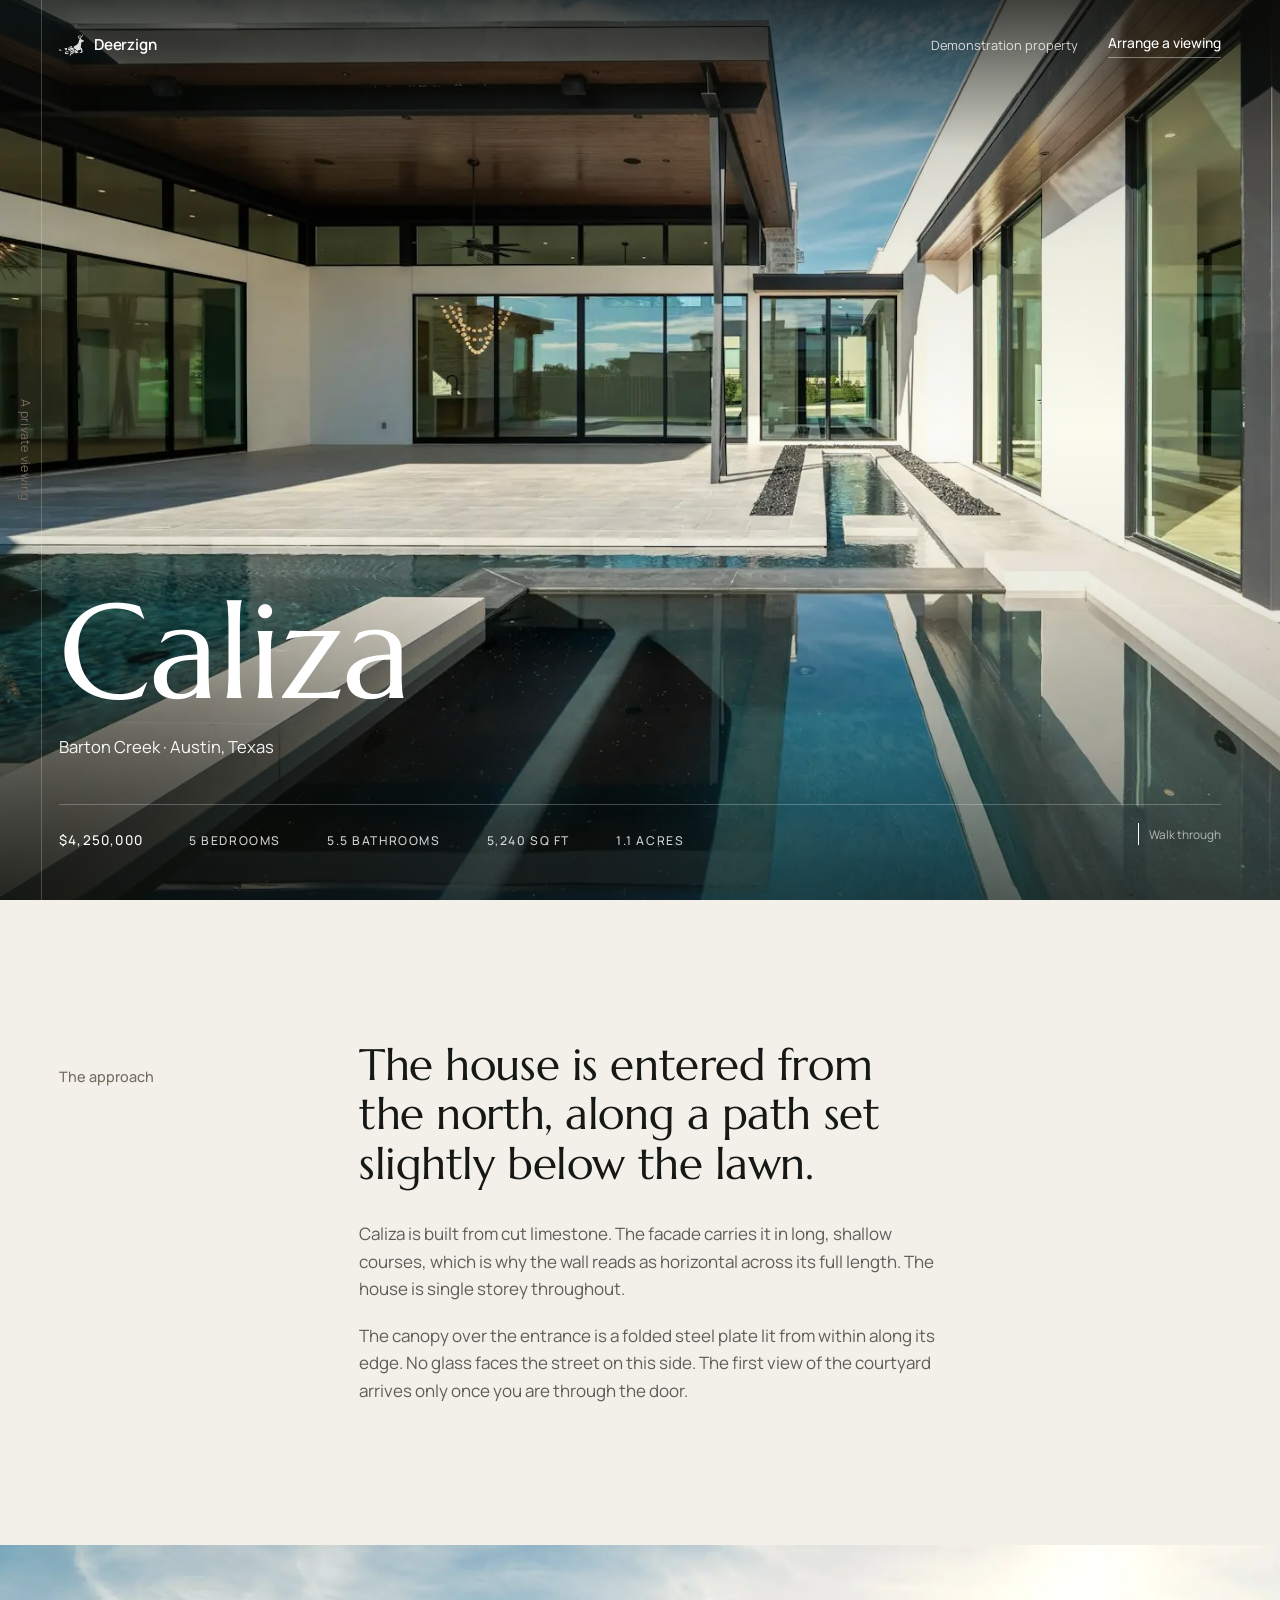
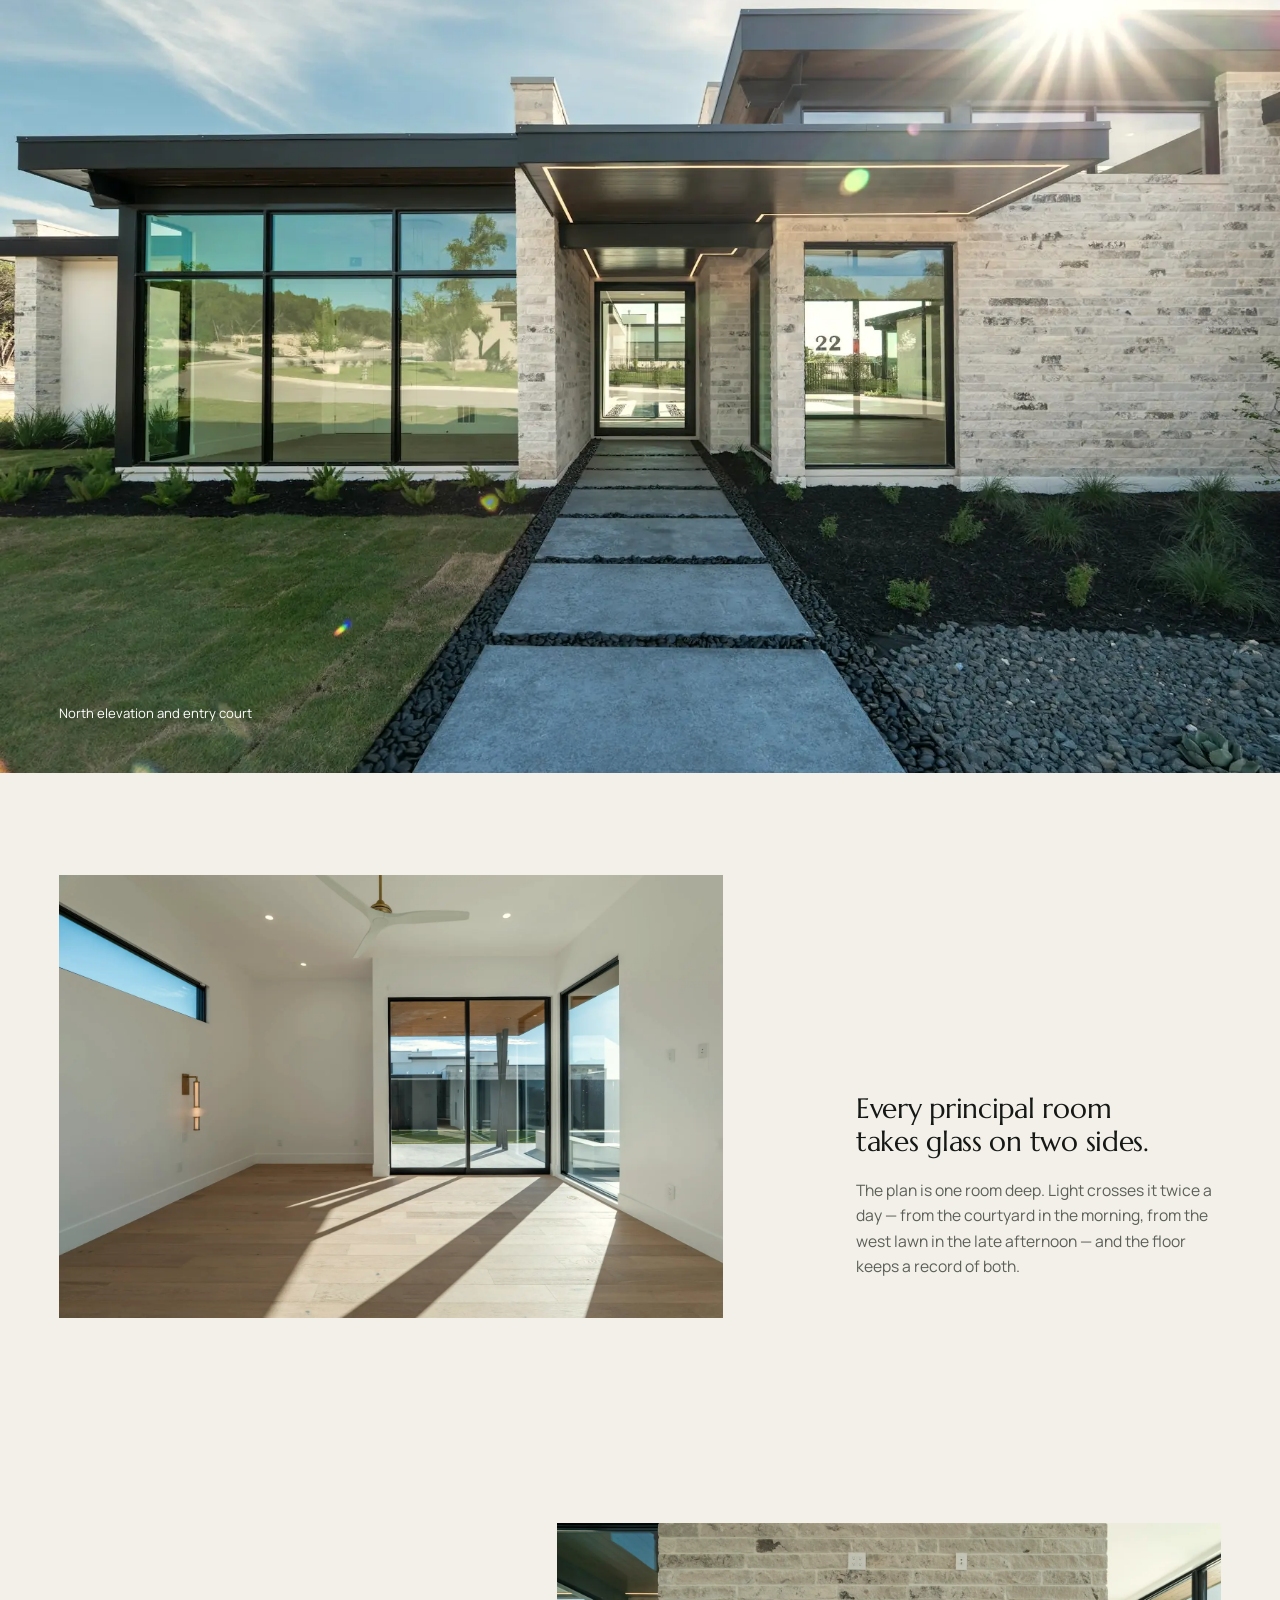
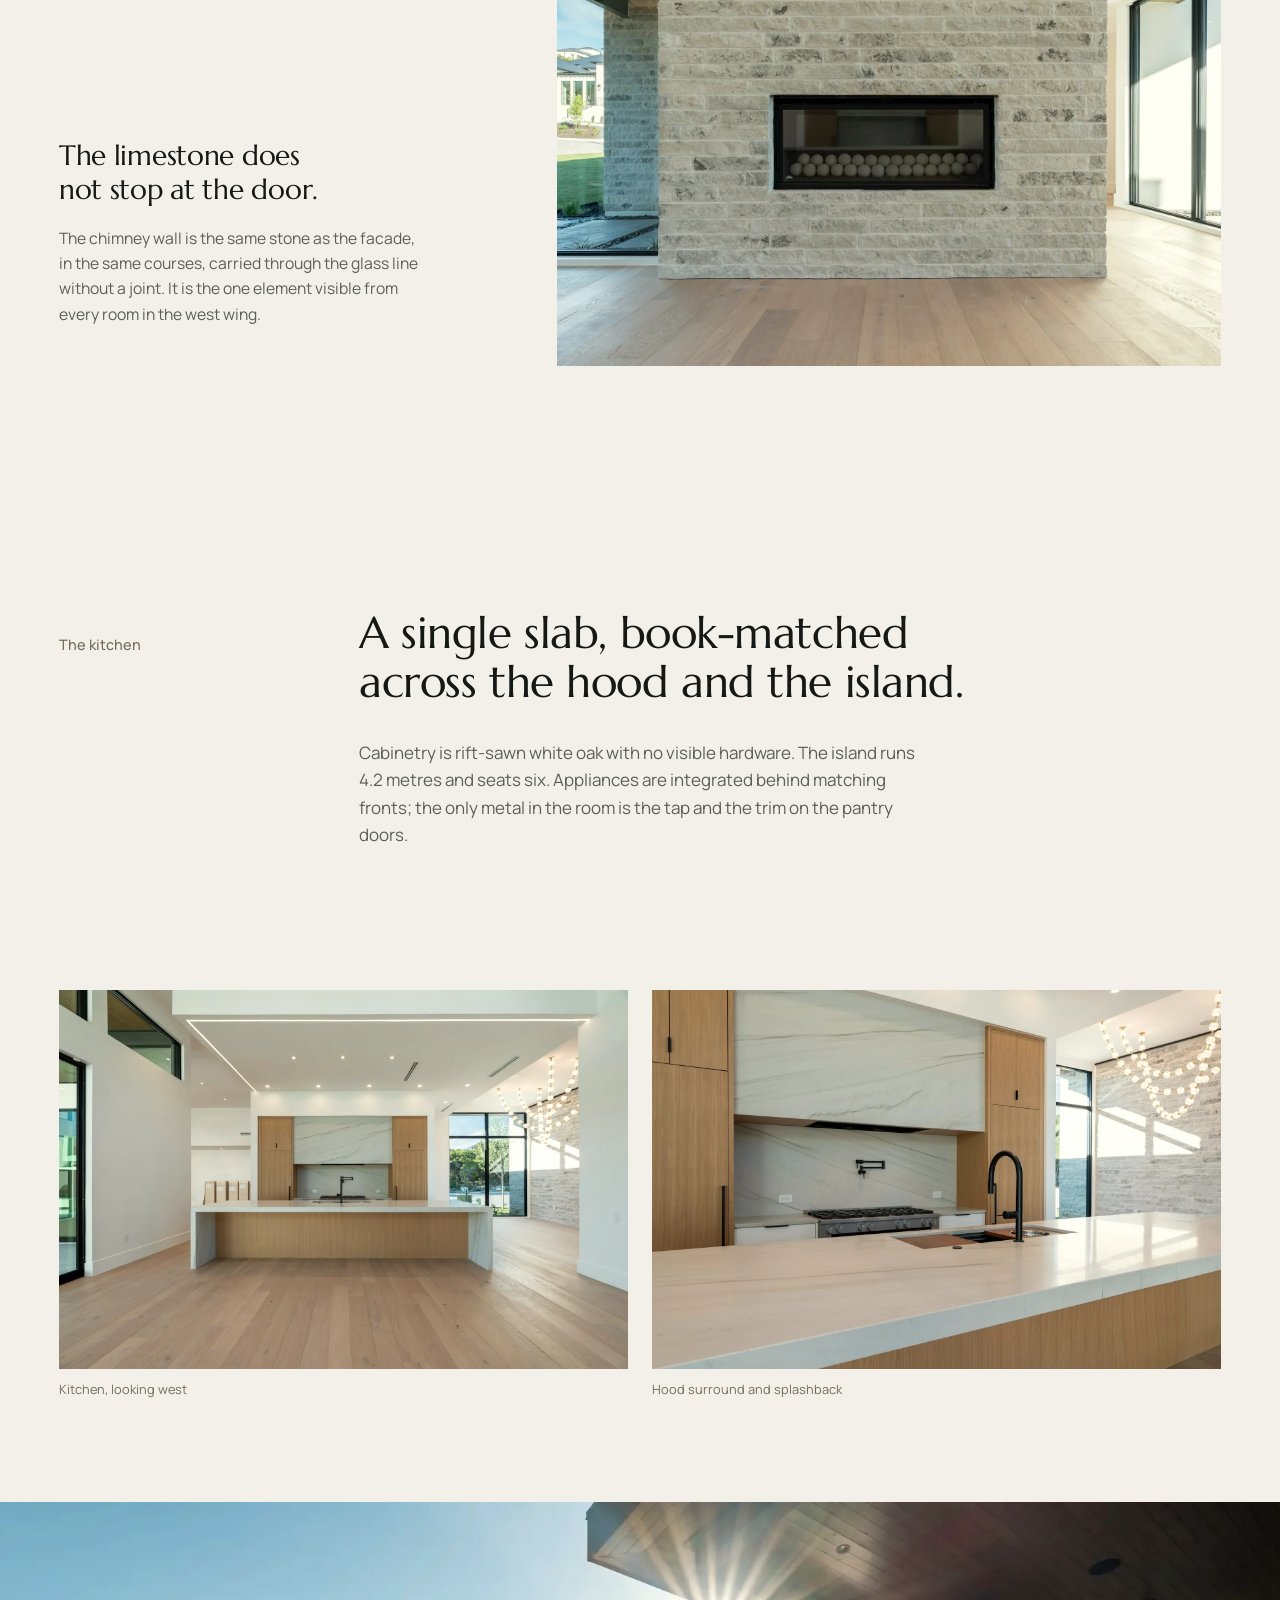
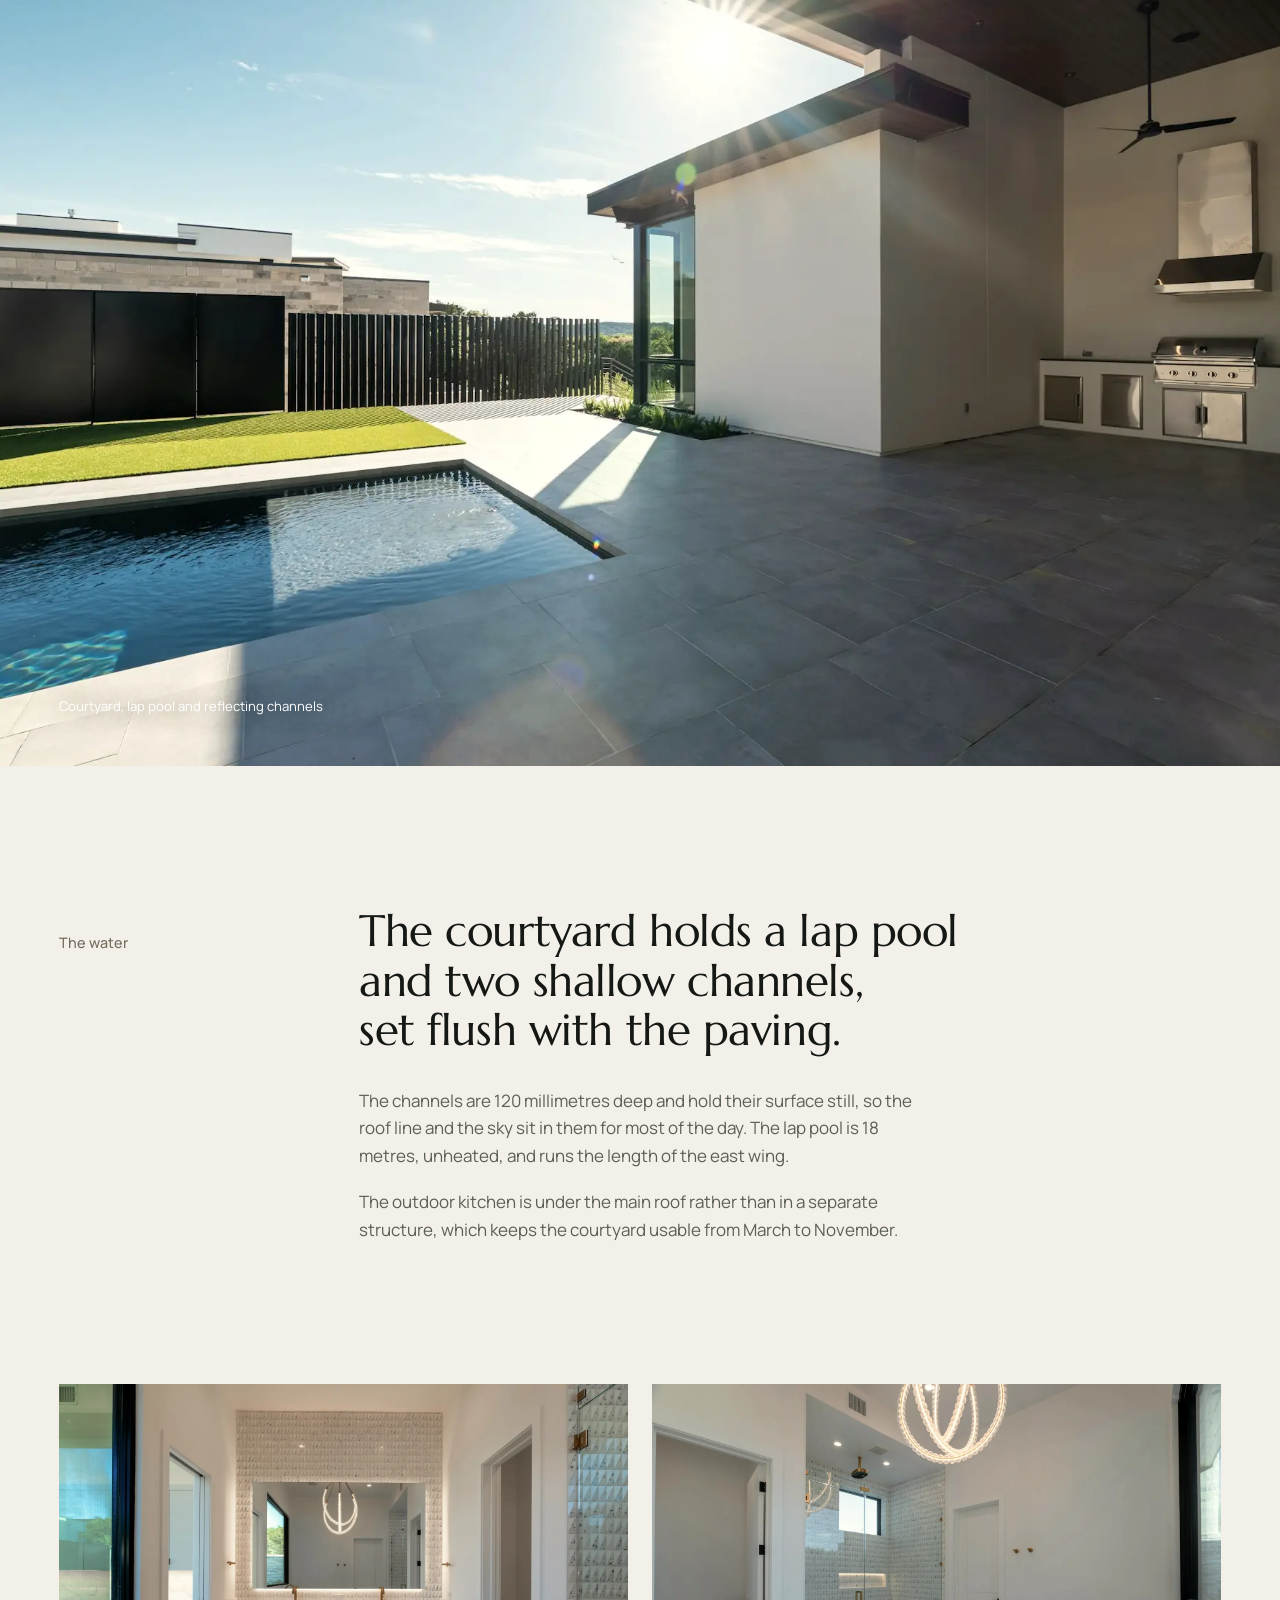
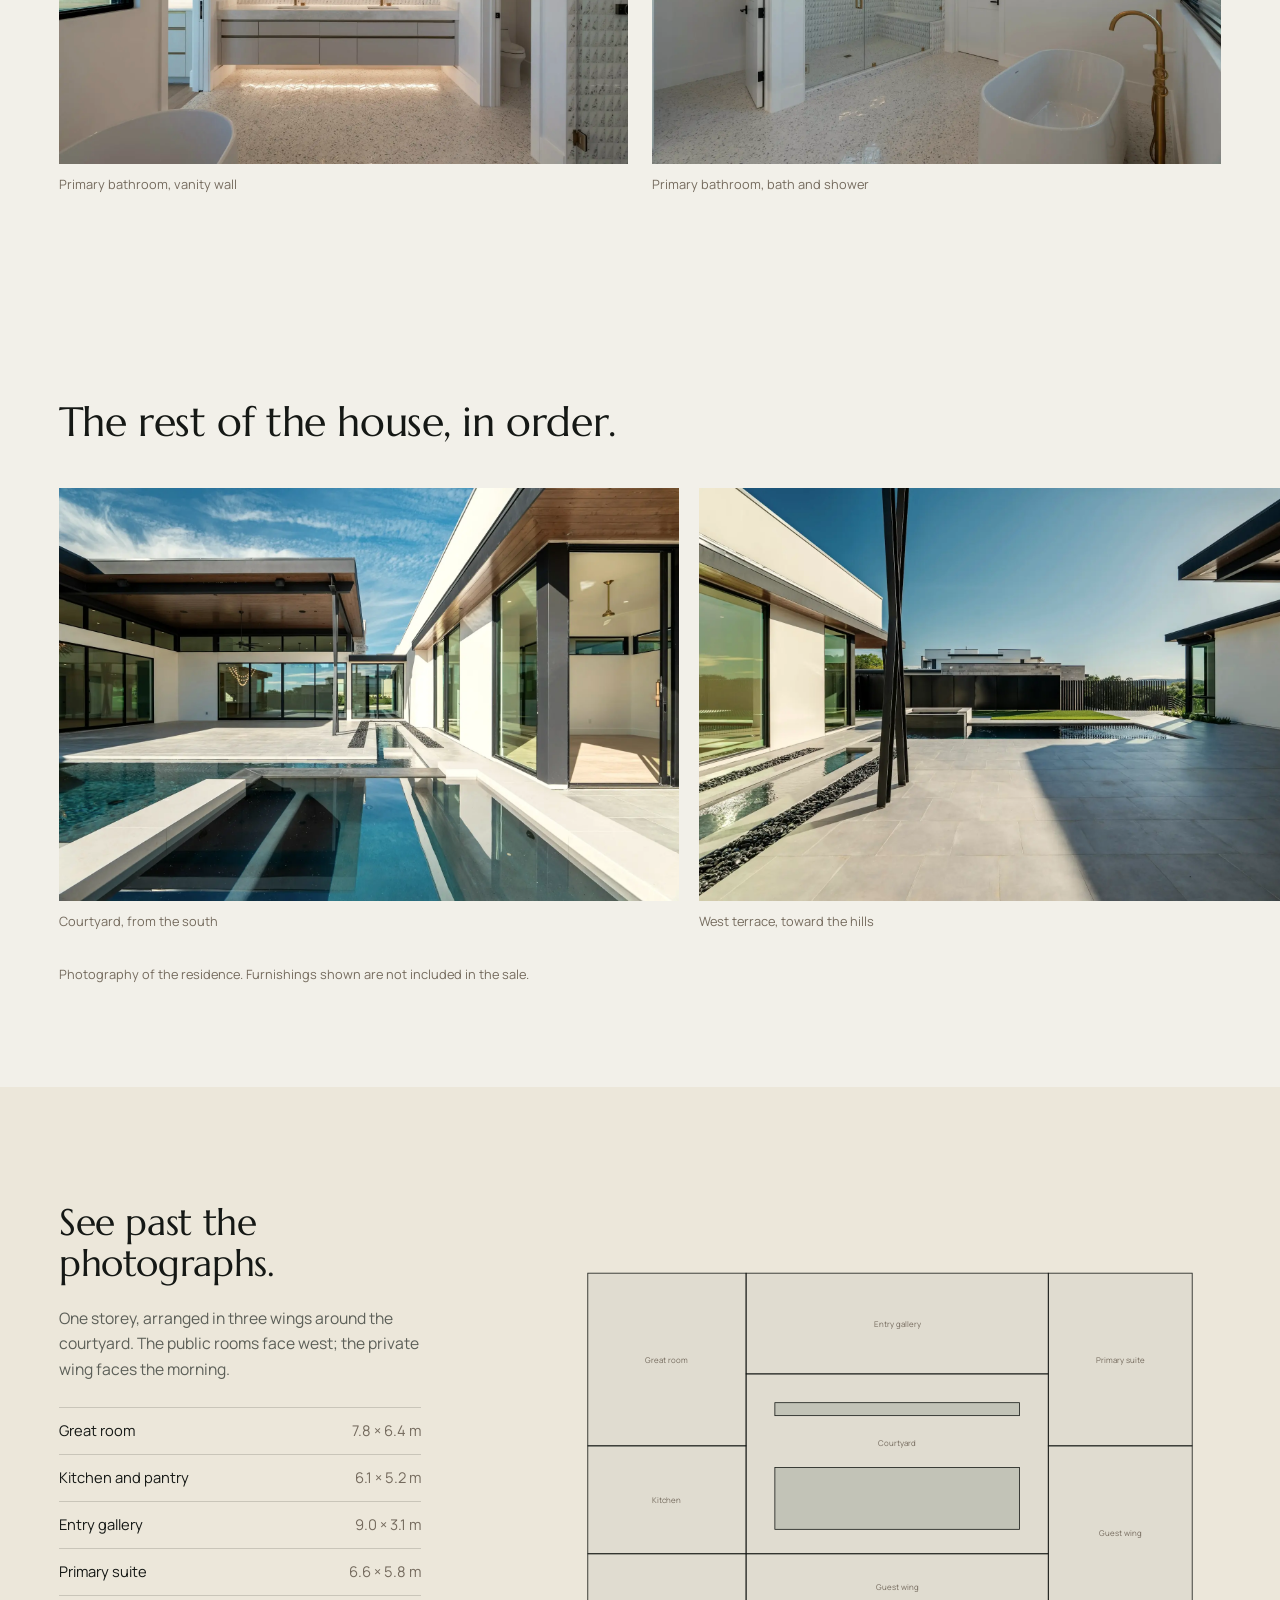
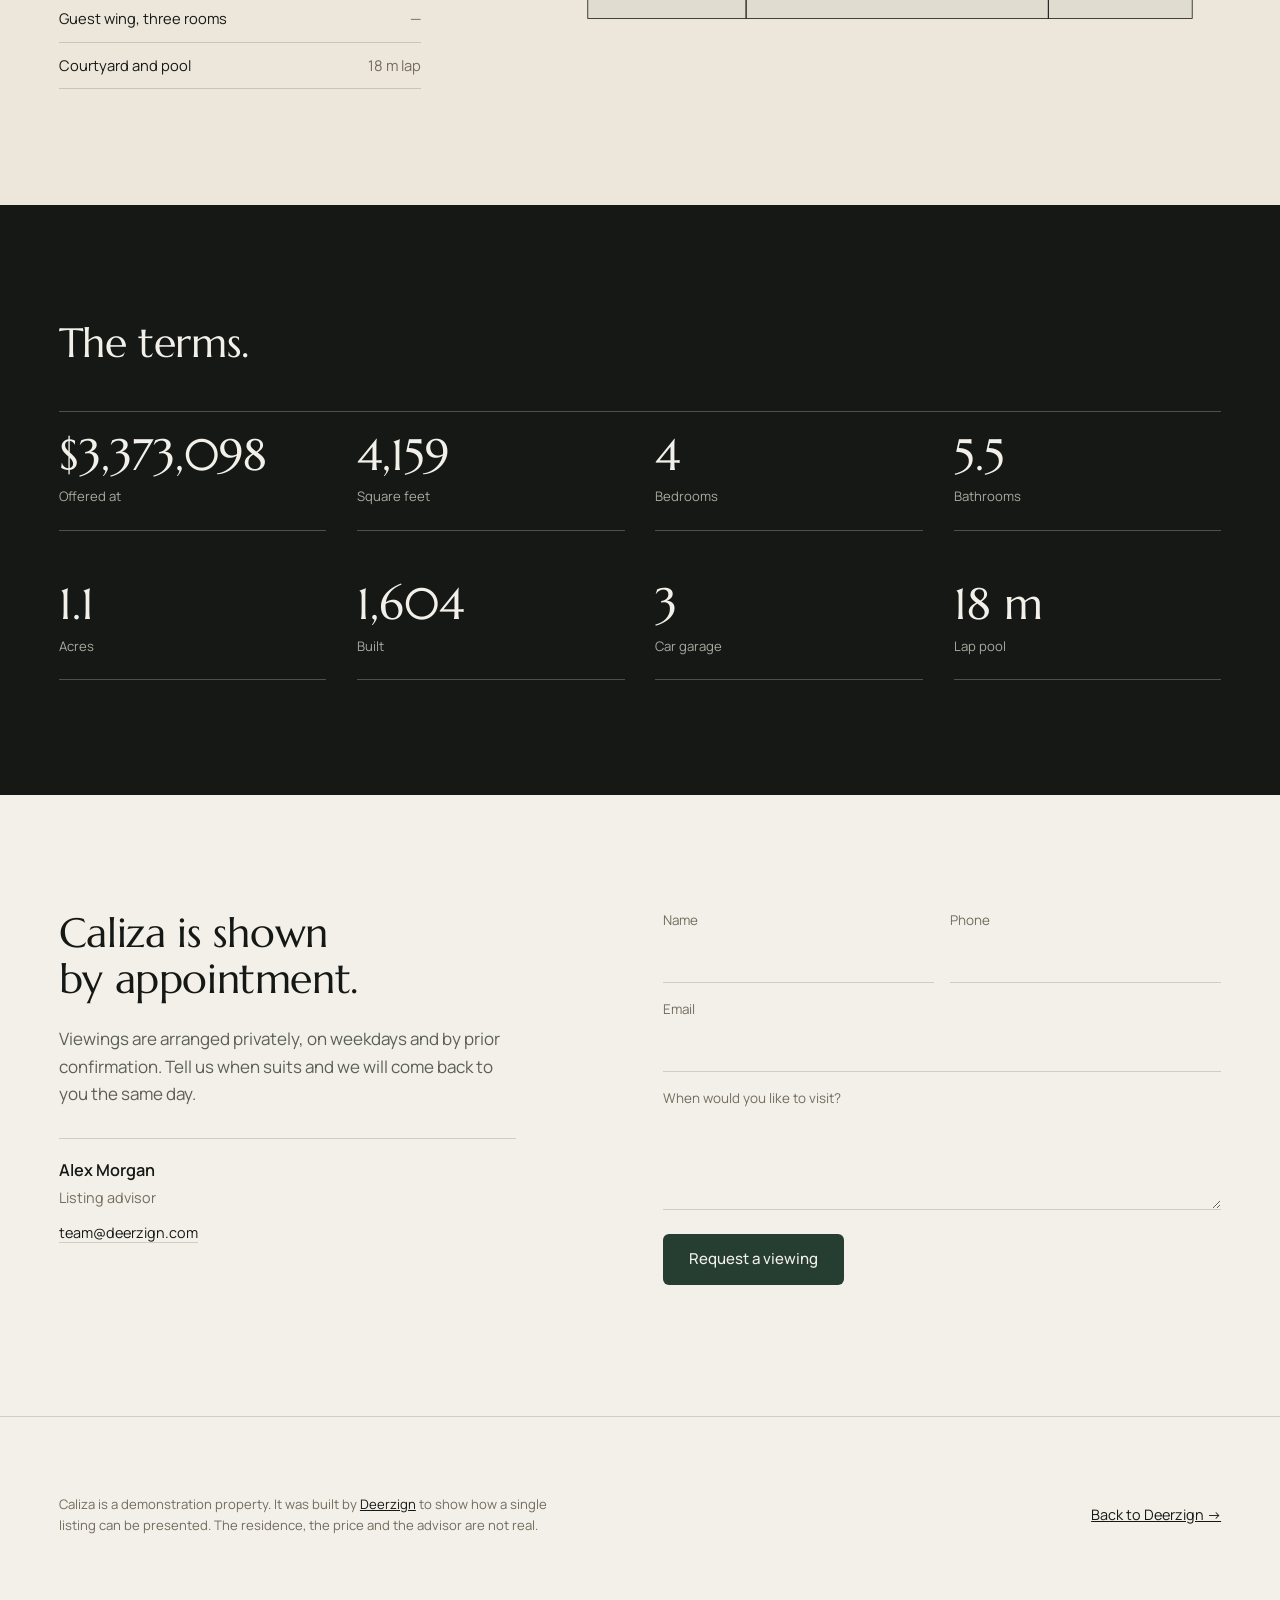
<file: caliza.html>
<!doctype html>
<html lang="en">
<head>
<meta charset="utf-8">
<meta name="viewport" content="width=device-width, initial-scale=1">
<title>Caliza — Barton Creek, Austin | Presented by Deerzign</title>
<meta name="description" content="Caliza, a single-storey limestone and white oak residence in Barton Creek, Austin. A demonstration property built by Deerzign to show how a luxury listing can be presented.">
<meta name="theme-color" content="#151815">
<link rel="icon" href="deer.png">
<meta name="robots" content="noindex">

<link rel="preconnect" href="https://fonts.googleapis.com">
<link rel="preconnect" href="https://fonts.gstatic.com" crossorigin>
<link href="https://fonts.googleapis.com/css2?family=Marcellus&family=Manrope:wght@400;500;600&display=swap" rel="stylesheet">

<link rel="preload" as="image" href="lre/court-hero-crop.webp" fetchpriority="high">

<style>
/* ============================================================
   CALIZA — demonstration property
   Territory: "The First Showing" — the page is a route through
   the house, not a page of sections. The hairline rail at the
   left edge is the route; it draws as you move through.
   Motion rule inherited from the studio site: transform and
   opacity only. Nothing else animates.
   ============================================================ */
:root{
  --warm:#F2F0E9;
  --warm-2:#ECE7DA;
  --ink:#151815;
  --ink-soft:#5C5F58;
  --forest:#263D32;
  --forest-deep:#16241D;
  --brown:#756B5E;
  --text-dim:#AAA99F;
  --line:rgba(20,21,15,.16);
  --line-lt:rgba(242,240,233,.26);

  --display:"Marcellus",Georgia,"Times New Roman",serif;
  --text:"Manrope",system-ui,-apple-system,"Segoe UI",sans-serif;

  --pad:clamp(1.25rem,4.6vw,4.5rem);
  --rail:clamp(0px,3.2vw,58px);
  --ease:cubic-bezier(.16,1,.3,1);
}

*,*::before,*::after{box-sizing:border-box}
html{-webkit-text-size-adjust:100%}
body{
  margin:0;background:var(--warm);color:var(--ink);
  font-family:var(--text);font-size:clamp(1rem,.96rem + .2vw,1.0625rem);
  line-height:1.62;-webkit-font-smoothing:antialiased;
  overflow-x:hidden;
}
img{display:block;max-width:100%;height:auto}
a{color:inherit}

/* ---------- the route rail ---------------------------------- */
.rail{
  position:fixed;left:var(--rail);top:0;bottom:0;width:1px;
  background:rgba(242,240,233,.22);z-index:40;pointer-events:none;
  transition:background .5s var(--ease);
}
.rail::after{
  content:"";position:absolute;left:0;top:0;width:1px;height:100%;
  background:var(--warm);transform:scaleY(var(--progress,0));
  transform-origin:top;transition:transform .12s linear;
}
.rail.on-light{background:rgba(20,21,15,.14)}
.rail.on-light::after{background:var(--forest)}
@media (max-width:860px){.rail{display:none}}

/* ---------- header ------------------------------------------ */
.head{
  position:absolute;top:0;left:0;right:0;z-index:30;
  display:flex;align-items:center;justify-content:space-between;
  gap:20px;padding:22px var(--pad);
}
/* Local scrim: keeps the header legible over bright sky without
   washing the whole photograph. */
.head::before{
  content:"";position:absolute;left:0;right:0;top:0;height:150px;z-index:-1;
  background:linear-gradient(to bottom,rgba(12,13,10,.68),rgba(12,13,10,.34) 46%,transparent);
  pointer-events:none;
}
.mark{display:inline-flex;align-items:center;gap:10px;text-decoration:none}
.mark img{height:22px;width:auto;filter:brightness(0) invert(1)}
.mark span{font-weight:600;font-size:.95rem;letter-spacing:-.01em;color:#fff}
.head-right{display:flex;align-items:center;gap:clamp(14px,2.4vw,30px)}
.head-note{font-size:.8rem;color:rgba(255,255,255,.8);white-space:nowrap}
.head-link{
  font-size:.86rem;font-weight:500;color:#fff;text-decoration:none;
  padding-bottom:3px;border-bottom:1px solid rgba(255,255,255,.4);
  transition:border-color .35s var(--ease)
}
.head-link:hover{border-color:#fff}
@media (max-width:720px){.head-note{display:none}}

/* ---------- hero -------------------------------------------- */
.hero{position:relative;min-height:100svh;display:flex;align-items:flex-end;overflow:hidden}
.hero-media{position:absolute;inset:0}
.hero-media img{
  width:100%;height:100%;object-fit:cover;object-position:50% 72%;
  transform:scale(1.06);transition:transform 1.9s var(--ease);
}
.hero.ready .hero-media img{transform:scale(1)}
.hero-media::after{
  content:"";position:absolute;inset:0;
  /* Two layers: a strong pool of shade in the bottom-left where the type
     sits, and a light overall balance so the sky and terrace keep detail. */
  background:
    radial-gradient(84% 56% at 0% 100%,rgba(9,11,7,.74),rgba(9,11,7,.44) 34%,rgba(9,11,7,.16) 56%,transparent 76%),
    linear-gradient(to top,rgba(12,13,10,.52) 0%,rgba(12,13,10,.28) 15%,rgba(12,13,10,.08) 34%,rgba(12,13,10,.02) 52%,rgba(12,13,10,.08) 72%,rgba(12,13,10,.32) 100%);
}
.hero-in{position:relative;z-index:2;width:100%;padding:0 var(--pad) clamp(28px,4vw,48px)}

.hero-name{
  font-family:var(--display);font-weight:400;
  font-size:clamp(3.2rem,10.5vw,8.8rem);line-height:.9;
  letter-spacing:-.004em;color:#fff;margin:0;
}
.hero-place{
  margin:clamp(14px,1.6vw,22px) 0 0;color:rgba(255,255,255,.95);
  font-size:clamp(.92rem,.88rem + .2vw,1.05rem);font-weight:400;
}

.facts{
  margin-top:clamp(26px,3.4vw,44px);padding-top:18px;
  border-top:1px solid rgba(255,255,255,.24);
  display:flex;flex-wrap:wrap;gap:10px clamp(20px,3.6vw,54px);
  align-items:baseline;
}
/* Spaced caps are used here and nowhere else on the page: these are
   catalogue facts, not decorative labels. */
.fact{
  font-size:.76rem;font-weight:500;letter-spacing:.13em;
  text-transform:uppercase;color:rgba(255,255,255,.8);white-space:nowrap;
}
.fact-price{color:#fff;letter-spacing:.09em;font-size:.84rem}

.cue{
  margin-left:auto;z-index:2;
  font-size:.74rem;color:rgba(255,255,255,.62);display:flex;align-items:center;gap:10px;
}
.cue i{display:block;width:1px;height:22px;background:rgba(255,255,255,.4);position:relative;overflow:hidden}
.cue i::after{content:"";position:absolute;inset:0;background:#fff;animation:drop 2.6s var(--ease) infinite}
@keyframes drop{0%{transform:translateY(-100%)}55%,100%{transform:translateY(100%)}}
@media (max-width:720px){.cue{display:none}}

/* reveal ----------------------------------------------------- */
.rise{opacity:0;transform:translateY(24px);transition:opacity .9s var(--ease),transform .9s var(--ease)}
.hero.ready .rise,.rise.in{opacity:1;transform:none}
.hero.ready .rise:nth-child(1){transition-delay:.16s}
.hero.ready .rise:nth-child(2){transition-delay:.26s}
.hero.ready .rise:nth-child(3){transition-delay:.36s}

/* ---------- first beat: the approach ------------------------ */
.beat{padding:clamp(80px,11vw,170px) var(--pad)}
.beat-in{max-width:1320px;margin:0 auto;display:grid;grid-template-columns:repeat(12,1fr);gap:clamp(24px,3vw,52px)}
.beat-place{
  grid-column:1/4;font-size:.9rem;color:var(--brown);font-weight:500;
  align-self:start;padding-top:.6rem;
}
.beat-body{grid-column:4/11}
.beat-lead{
  font-family:var(--display);font-weight:400;
  font-size:clamp(1.7rem,3.4vw,3.05rem);line-height:1.14;letter-spacing:-.01em;
  margin:0 0 clamp(20px,2.4vw,34px);text-wrap:balance;
}
.beat-body p{margin:0 0 1.1em;max-width:58ch;color:var(--ink-soft)}
.beat-body p:last-child{margin-bottom:0}
@media (max-width:900px){
  .beat-place{grid-column:1/13;padding-top:0}
  .beat-body{grid-column:1/13}
}

/* ---------- route marker (the rail speaks) ------------------ */
.marker{
  /* Sits in the gutter to the LEFT of the rail. Placing it to the right
     puts it under the content column, which starts at --pad. */
  position:fixed;left:max(12px,calc(var(--rail) - 26px));top:50%;transform:translateY(-50%);
  z-index:41;font-size:.78rem;color:var(--brown);pointer-events:none;
  writing-mode:vertical-rl;letter-spacing:.02em;
  opacity:0;transition:opacity .5s var(--ease);
}
.marker.show{opacity:1}
@media (max-width:1100px){.marker{display:none}}

/* ---------- full-bleed plate -------------------------------- */
.plate{position:relative;height:min(92svh,860px);overflow:hidden}
.plate img{width:100%;height:100%;object-fit:cover}
.plate-cap{
  position:absolute;left:var(--pad);bottom:clamp(20px,3vw,36px);
  color:#fff;font-size:.82rem;text-shadow:0 1px 24px rgba(10,12,8,.7);
}
.plate.is-tall{height:min(96svh,940px)}

/* ---------- paired figures ---------------------------------- */
.duo{padding:clamp(60px,8vw,130px) var(--pad)}
.duo-in{max-width:1320px;margin:0 auto;display:grid;grid-template-columns:repeat(12,1fr);gap:clamp(20px,2.6vw,44px);align-items:end}
.duo-a{grid-column:1/8}
.duo-b{grid-column:9/13;padding-bottom:clamp(10px,3vw,52px)}
.duo-b h3{
  font-family:var(--display);font-weight:400;font-size:clamp(1.35rem,2.2vw,1.95rem);
  line-height:1.18;margin:0 0 .7em;letter-spacing:-.01em;text-wrap:balance;
}
.duo-b p{margin:0;color:var(--ink-soft);font-size:.98rem}
.duo.flip .duo-a{grid-column:6/13;order:2}
.duo.flip .duo-b{grid-column:1/5;order:1}
@media (max-width:860px){
  .duo-a,.duo-b,.duo.flip .duo-a,.duo.flip .duo-b{grid-column:1/13;order:initial;padding-bottom:0}
  .duo-b{margin-top:22px}
}

/* ---------- stack of two ------------------------------------ */
.pair{padding:0 var(--pad) clamp(60px,8vw,130px)}
.pair-in{max-width:1320px;margin:0 auto;display:grid;grid-template-columns:1fr 1fr;gap:clamp(14px,1.8vw,28px)}
.pair-in figure{margin:0}
.pair-in figcaption{margin-top:10px;font-size:.8rem;color:var(--brown)}
@media (max-width:640px){.pair-in{grid-template-columns:1fr}}

/* ---------- gallery (horizontal) ---------------------------- */
.gal{padding:clamp(60px,8vw,120px) 0 clamp(60px,8vw,110px)}
/* max-width is border-box here, so it must include the padding or the
   heading lands 60px right of the images it belongs to. */
.gal-head{padding:0 var(--pad);max-width:calc(1320px + var(--pad)*2);margin:0 auto clamp(26px,3.4vw,46px)}
.gal-head h2{
  font-family:var(--display);font-weight:400;font-size:clamp(1.6rem,3.2vw,2.7rem);
  line-height:1.1;margin:0;letter-spacing:-.01em;text-wrap:balance;
}
.gal-track{
  display:flex;gap:clamp(12px,1.6vw,24px);overflow-x:auto;overflow-y:hidden;
  padding:0 var(--pad) 18px;scroll-snap-type:x mandatory;
  max-width:calc(1320px + var(--pad)*2);margin:0 auto;
  scrollbar-width:thin;scrollbar-color:var(--line) transparent;
}
.gal-track figure{margin:0;flex:0 0 auto;width:min(76vw,620px);scroll-snap-align:center}
.gal-track img{width:100%;aspect-ratio:3/2;object-fit:cover}
.gal-track figcaption{margin-top:10px;font-size:.8rem;color:var(--brown)}
.gal-note{padding:0 var(--pad);max-width:calc(1320px + var(--pad)*2);margin:14px auto 0;font-size:.8rem;color:var(--brown)}

/* ---------- the plan ---------------------------------------- */
.plan{padding:clamp(70px,9vw,140px) var(--pad);background:var(--warm-2)}
.plan-in{max-width:1320px;margin:0 auto;display:grid;grid-template-columns:repeat(12,1fr);gap:clamp(24px,3vw,52px);align-items:center}
.plan-copy{grid-column:1/5}
.plan-copy h2{font-family:var(--display);font-weight:400;font-size:clamp(1.6rem,2.9vw,2.5rem);line-height:1.1;margin:0 0 .6em;letter-spacing:-.01em;text-wrap:balance}
.plan-copy p{color:var(--ink-soft);margin:0 0 1.6em;font-size:.98rem}
.plan-list{list-style:none;margin:0;padding:0;border-top:1px solid var(--line)}
.plan-list li{
  padding:11px 0;border-bottom:1px solid var(--line);font-size:.92rem;
  display:flex;justify-content:space-between;gap:16px;cursor:default;
  transition:color .3s var(--ease);
}
.plan-list li span{color:var(--brown)}
.plan-list li.on{color:var(--forest)}
.plan-fig{grid-column:6/13}
.plan-fig svg{width:100%;height:auto;display:block}
.room{fill:rgba(38,61,50,.06);stroke:var(--ink);stroke-width:1.1;transition:fill .3s var(--ease)}
.room.on{fill:rgba(38,61,50,.24)}
.room-label{font-family:var(--text);font-size:11px;fill:var(--brown)}
.plan-water{fill:rgba(38,61,50,.16);stroke:var(--ink);stroke-width:1.1}
@media (max-width:900px){.plan-copy,.plan-fig{grid-column:1/13}}

/* ---------- the terms --------------------------------------- */
.terms{padding:clamp(70px,9vw,140px) var(--pad);background:var(--ink);color:var(--warm)}
.terms-in{max-width:1320px;margin:0 auto}
.terms h2{font-family:var(--display);font-weight:400;font-size:clamp(1.7rem,3.2vw,2.8rem);line-height:1.1;margin:0 0 clamp(28px,3.6vw,54px);letter-spacing:-.01em}
.terms-grid{display:grid;grid-template-columns:repeat(4,1fr);gap:clamp(18px,2.4vw,40px);border-top:1px solid var(--line-lt)}
.terms-cell{padding:22px 0;border-bottom:1px solid var(--line-lt)}
.terms-num{
  font-family:var(--display);font-weight:400;font-size:clamp(1.7rem,3.4vw,2.9rem);
  line-height:1;font-variant-numeric:tabular-nums;
}
.terms-key{margin-top:9px;font-size:.82rem;color:var(--text-dim,#AAA99F)}
@media (max-width:820px){.terms-grid{grid-template-columns:repeat(2,1fr)}}
@media (max-width:400px){.terms-grid{grid-template-columns:1fr}}

/* ---------- agent + enquiry --------------------------------- */
.enq{padding:clamp(70px,9vw,140px) var(--pad)}
.enq-in{max-width:1320px;margin:0 auto;display:grid;grid-template-columns:repeat(12,1fr);gap:clamp(28px,3.6vw,64px)}
.enq-copy{grid-column:1/6}
.enq-copy h2{font-family:var(--display);font-weight:400;font-size:clamp(1.7rem,3.2vw,2.8rem);line-height:1.1;margin:0 0 .6em;letter-spacing:-.01em;text-wrap:balance}
.enq-copy p{color:var(--ink-soft);margin:0 0 1.5em}
.agent{border-top:1px solid var(--line);padding-top:18px;margin-top:30px}
.agent-name{font-weight:600;font-size:1.02rem}
.agent-role{color:var(--brown);font-size:.9rem;margin-top:3px}
.agent-contact{margin-top:12px;font-size:.9rem;color:var(--ink-soft)}
.agent-contact a{color:var(--ink);text-decoration:none;border-bottom:1px solid var(--line)}

.enq-form{grid-column:7/13;display:grid;gap:16px}
.field{display:grid;gap:7px}
.field label{font-size:.84rem;color:var(--brown)}
.field input,.field textarea{
  font:inherit;font-size:.96rem;color:var(--ink);background:transparent;
  border:0;border-bottom:1px solid var(--line);padding:9px 0;border-radius:0;
  transition:border-color .3s var(--ease);
}
.field input:focus,.field textarea:focus{outline:none;border-bottom-color:var(--forest)}
.field textarea{resize:vertical;min-height:92px}
.field-row{display:grid;grid-template-columns:1fr 1fr;gap:16px}
.submit{
  justify-self:start;margin-top:8px;font:inherit;font-size:.94rem;font-weight:500;
  color:var(--warm);background:var(--forest);border:0;border-radius:6px;
  padding:13px 26px;cursor:pointer;transition:background .3s var(--ease);
}
.submit:hover{background:var(--forest-deep,#16241D)}
.enq-note{grid-column:7/13;font-size:.8rem;color:var(--brown);margin:0}
@media (max-width:900px){
  .enq-copy,.enq-form,.enq-note{grid-column:1/13}
  .field-row{grid-template-columns:1fr}
}

/* Narrow screens: a 12-column grid needs 11 gaps, which on a 320px
   screen costs more width than the screen has. Collapse to one column
   rather than letting the columns shrink to nothing. */
@media (max-width:640px){
  .beat-in,.duo-in,.plan-in,.enq-in{grid-template-columns:1fr;gap:22px}
  .beat-place,.beat-body,
  .duo-a,.duo-b,.duo.flip .duo-a,.duo.flip .duo-b,
  .plan-copy,.plan-fig,.enq-copy,.enq-form,.enq-note{grid-column:auto}
}

/* ---------- foot -------------------------------------------- */
.foot{padding:clamp(40px,5vw,70px) var(--pad);border-top:1px solid var(--line);background:var(--warm)}
.foot-in{max-width:1320px;margin:0 auto;display:flex;flex-wrap:wrap;gap:16px 32px;justify-content:space-between;align-items:center}
.foot a{color:var(--ink)}
.foot-note{font-size:.82rem;color:var(--brown);max-width:62ch}

@media (prefers-reduced-motion:reduce){
  .hero-media img{transform:none!important;transition:none}
  .rise{opacity:1;transform:none;transition:none}
  .cue i::after{animation:none}
  .rail::after{transition:none}
}
</style>
</head>
<body>

<div class="rail" id="rail" aria-hidden="true"></div>
<div class="marker" id="marker" aria-hidden="true"></div>

<header class="head">
  <a class="mark" href="luxury-real-estate.html">
    <img src="deer.png" alt="" aria-hidden="true">
    <span>Deerzign</span>
  </a>
  <div class="head-right">
    <p class="head-note">Demonstration property</p>
    <a class="head-link" href="#enquire">Arrange a viewing</a>
  </div>
</header>

<section class="hero" id="hero">
  <div class="hero-media">
    <img src="lre/court-hero-crop.webp" width="1430" height="1060" fetchpriority="high"
         alt="The courtyard at Caliza: a reflecting pool held between two glazed wings, under a wood soffit.">
  </div>

  <div class="hero-in">
    <h1 class="hero-name rise">Caliza</h1>
    <p class="hero-place rise">Barton Creek &middot; Austin, Texas</p>
    <div class="facts rise">
      <span class="fact fact-price">$4,250,000</span>
      <span class="fact">5 Bedrooms</span>
      <span class="fact">5.5 Bathrooms</span>
      <span class="fact">5,240 Sq Ft</span>
      <span class="fact">1.1 Acres</span>
      <span class="cue"><i></i><span>Walk through</span></span>
    </div>
  </div>
</section>

<section class="beat" id="approach" data-place="The approach">
  <div class="beat-in">
    <p class="beat-place rise">The approach</p>
    <div class="beat-body">
      <h2 class="beat-lead rise">The house is entered from the north, along a path set slightly below the lawn.</h2>
      <p class="rise">Caliza is built from cut limestone. The facade carries it in long, shallow courses, which is why the wall reads as horizontal across its full length. The house is single storey throughout.</p>
      <p class="rise">The canopy over the entrance is a folded steel plate lit from within along its edge. No glass faces the street on this side. The first view of the courtyard arrives only once you are through the door.</p>
    </div>
  </div>
</section>

<section class="plate" data-place="The approach">
  <img src="lre/arrival-entry.webp" width="1800" height="1200" loading="lazy" decoding="async"
       alt="The north elevation of Caliza, with a cast concrete path running to a recessed entrance under a steel canopy.">
  <p class="plate-cap">North elevation and entry court</p>
</section>

<section class="duo" data-place="The light">
  <div class="duo-in">
    <figure class="duo-a rise" style="margin:0">
      <img src="lre/light-floor.webp" width="1800" height="1200" loading="lazy" decoding="async"
           alt="Late afternoon light falling in long bands across a white oak floor beside full-height sliding doors.">
    </figure>
    <div class="duo-b">
      <h3 class="rise">Every principal room takes glass on two sides.</h3>
      <p class="rise">The plan is one room deep. Light crosses it twice a day — from the courtyard in the morning, from the west lawn in the late afternoon — and the floor keeps a record of both.</p>
    </div>
  </div>
</section>

<section class="duo flip" data-place="The hearth">
  <div class="duo-in">
    <figure class="duo-a rise" style="margin:0">
      <img src="lre/fireplace-detail.webp" width="1800" height="1200" loading="lazy" decoding="async"
           alt="A limestone chimney wall running floor to ceiling, with a long horizontal firebox set into it.">
    </figure>
    <div class="duo-b">
      <h3 class="rise">The limestone does not stop at the door.</h3>
      <p class="rise">The chimney wall is the same stone as the facade, in the same courses, carried through the glass line without a joint. It is the one element visible from every room in the west wing.</p>
    </div>
  </div>
</section>

<section class="beat" data-place="The kitchen">
  <div class="beat-in">
    <p class="beat-place rise">The kitchen</p>
    <div class="beat-body">
      <h2 class="beat-lead rise">A single slab, book-matched across the hood and the island.</h2>
      <p class="rise">Cabinetry is rift-sawn white oak with no visible hardware. The island runs 4.2 metres and seats six. Appliances are integrated behind matching fronts; the only metal in the room is the tap and the trim on the pantry doors.</p>
    </div>
  </div>
</section>

<section class="pair" data-place="The kitchen">
  <div class="pair-in">
    <figure class="rise">
      <img src="lre/kitchen-main.webp" width="1800" height="1200" loading="lazy" decoding="async"
           alt="The kitchen seen from the dining end: a long island, white oak cabinetry and a marble hood surround.">
      <figcaption>Kitchen, looking west</figcaption>
    </figure>
    <figure class="rise">
      <img src="lre/kitchen-marble.webp" width="1800" height="1200" loading="lazy" decoding="async"
           alt="Detail of the marble hood surround and splashback meeting white oak cabinet fronts.">
      <figcaption>Hood surround and splashback</figcaption>
    </figure>
  </div>
</section>

<section class="plate is-tall" data-place="The water">
  <img src="lre/court-kitchen-out.webp" width="1800" height="1200" loading="lazy" decoding="async"
       alt="The courtyard at Caliza: a lap pool and two shallow reflecting channels set into limestone paving, with an outdoor kitchen under the roof.">
  <p class="plate-cap">Courtyard, lap pool and reflecting channels</p>
</section>

<section class="beat" data-place="The water">
  <div class="beat-in">
    <p class="beat-place rise">The water</p>
    <div class="beat-body">
      <h2 class="beat-lead rise">The courtyard holds a lap pool and two shallow channels, set flush with the paving.</h2>
      <p class="rise">The channels are 120 millimetres deep and hold their surface still, so the roof line and the sky sit in them for most of the day. The lap pool is 18 metres, unheated, and runs the length of the east wing.</p>
      <p class="rise">The outdoor kitchen is under the main roof rather than in a separate structure, which keeps the courtyard usable from March to November.</p>
    </div>
  </div>
</section>

<section class="pair" data-place="The private rooms">
  <div class="pair-in">
    <figure class="rise">
      <img src="lre/bath-vanity.webp" width="1800" height="1200" loading="lazy" decoding="async"
           alt="The primary bathroom: a backlit mirror set into a textured stone wall above a floating double vanity.">
      <figcaption>Primary bathroom, vanity wall</figcaption>
    </figure>
    <figure class="rise">
      <img src="lre/bath-tub.webp" width="1800" height="1200" loading="lazy" decoding="async"
           alt="A freestanding bath beside a glazed shower, with a window to the planted side court.">
      <figcaption>Primary bathroom, bath and shower</figcaption>
    </figure>
  </div>
</section>

<!-- ---------------- gallery ---------------- -->
<section class="gal" data-place="The gallery">
  <div class="gal-head">
    <h2 class="rise">The rest of the house, in order.</h2>
  </div>
  <div class="gal-track" tabindex="0" aria-label="Property gallery, scroll horizontally">
    <figure><img src="lre/court-hero.webp" width="1800" height="1200" loading="lazy" decoding="async" alt="The courtyard seen from the south, with the reflecting channel running toward the east wing."><figcaption>Courtyard, from the south</figcaption></figure>
    <figure><img src="lre/court-hills.webp" width="1800" height="1200" loading="lazy" decoding="async" alt="The west terrace looking out over the pool to the hill country beyond the boundary."><figcaption>West terrace, toward the hills</figcaption></figure>
    <figure><img src="lre/living-fireplace.webp" width="1800" height="1200" loading="lazy" decoding="async" alt="The great room with its limestone chimney wall and clerestory windows above."><figcaption>Great room</figcaption></figure>
    <figure><img src="lre/court-patio.webp" width="1800" height="1200" loading="lazy" decoding="async" alt="The covered terrace between the two wings, with the courtyard beyond."><figcaption>Covered terrace</figcaption></figure>
    <figure><img src="lre/outdoor-kitchen.webp" width="1800" height="1200" loading="lazy" decoding="async" alt="The outdoor kitchen built into the terrace wall under the main roof."><figcaption>Outdoor kitchen</figcaption></figure>
    <figure><img src="lre/arrival-entry.webp" width="1800" height="1200" loading="lazy" decoding="async" alt="The entrance under its steel canopy, seen from the path."><figcaption>Entrance</figcaption></figure>
  </div>
  <p class="gal-note">Photography of the residence. Furnishings shown are not included in the sale.</p>
</section>

<!-- ---------------- the plan ---------------- -->
<section class="plan" data-place="The plan">
  <div class="plan-in">
    <div class="plan-copy">
      <h2 class="rise">See past the photographs.</h2>
      <p class="rise">One storey, arranged in three wings around the courtyard. The public rooms face west; the private wing faces the morning.</p>
      <ul class="plan-list rise" id="planList">
        <li data-room="great">Great room <span>7.8 &times; 6.4 m</span></li>
        <li data-room="kitchen">Kitchen and pantry <span>6.1 &times; 5.2 m</span></li>
        <li data-room="entry">Entry gallery <span>9.0 &times; 3.1 m</span></li>
        <li data-room="primary">Primary suite <span>6.6 &times; 5.8 m</span></li>
        <li data-room="guest">Guest wing, three rooms <span>—</span></li>
        <li data-room="court">Courtyard and pool <span>18 m lap</span></li>
      </ul>
    </div>

    <div class="plan-fig rise">
      <svg viewBox="0 0 920 600" role="img" aria-label="Floor plan of Caliza: three wings arranged around a central courtyard with a lap pool.">
        <!-- west wing -->
        <rect class="room" data-room="great"   x="40"  y="60"  width="220" height="240"/>
        <rect class="room" data-room="kitchen" x="40"  y="300" width="220" height="150"/>
        <rect class="room" data-room="guest"   x="40"  y="450" width="220" height="90"/>
        <!-- north wing -->
        <rect class="room" data-room="entry"   x="260" y="60"  width="420" height="140"/>
        <!-- east wing -->
        <rect class="room" data-room="primary" x="680" y="60"  width="200" height="240"/>
        <rect class="room" data-room="guest"   x="680" y="300" width="200" height="240"/>
        <!-- south wing -->
        <rect class="room" data-room="guest"   x="260" y="450" width="420" height="90"/>
        <!-- courtyard + water -->
        <rect class="room" data-room="court"   x="260" y="200" width="420" height="250"/>
        <rect class="plan-water" data-room="court" x="300" y="330" width="340" height="86"/>
        <rect class="plan-water" data-room="court" x="300" y="240" width="340" height="18"/>

        <text class="room-label" x="150" y="185" text-anchor="middle">Great room</text>
        <text class="room-label" x="150" y="380" text-anchor="middle">Kitchen</text>
        <text class="room-label" x="470" y="135" text-anchor="middle">Entry gallery</text>
        <text class="room-label" x="780" y="185" text-anchor="middle">Primary suite</text>
        <text class="room-label" x="780" y="425" text-anchor="middle">Guest wing</text>
        <text class="room-label" x="470" y="300" text-anchor="middle">Courtyard</text>
        <text class="room-label" x="470" y="500" text-anchor="middle">Guest wing</text>
      </svg>
    </div>
  </div>
</section>

<!-- ---------------- the terms ---------------- -->
<section class="terms" data-place="The terms">
  <div class="terms-in">
    <h2 class="rise">The terms.</h2>
    <div class="terms-grid">
      <div class="terms-cell rise"><div class="terms-num" data-count="4250000" data-prefix="$">$4,250,000</div><div class="terms-key">Offered at</div></div>
      <div class="terms-cell rise"><div class="terms-num" data-count="5240">5,240</div><div class="terms-key">Square feet</div></div>
      <div class="terms-cell rise"><div class="terms-num" data-count="5">5</div><div class="terms-key">Bedrooms</div></div>
      <div class="terms-cell rise"><div class="terms-num">5.5</div><div class="terms-key">Bathrooms</div></div>
      <div class="terms-cell rise"><div class="terms-num">1.1</div><div class="terms-key">Acres</div></div>
      <div class="terms-cell rise"><div class="terms-num" data-count="2021">2021</div><div class="terms-key">Built</div></div>
      <div class="terms-cell rise"><div class="terms-num">3</div><div class="terms-key">Car garage</div></div>
      <div class="terms-cell rise"><div class="terms-num">18 m</div><div class="terms-key">Lap pool</div></div>
    </div>
  </div>
</section>

<!-- ---------------- enquiry ---------------- -->
<section class="enq" id="enquire" data-place="A private viewing">
  <div class="enq-in">
    <div class="enq-copy">
      <h2 class="rise">Caliza is shown by appointment.</h2>
      <p class="rise">Viewings are arranged privately, on weekdays and by prior confirmation. Tell us when suits and we will come back to you the same day.</p>

      <div class="agent rise">
        <div class="agent-name">Alex Morgan</div>
        <div class="agent-role">Listing advisor</div>
        <div class="agent-contact">
          <a href="mailto:team@deerzign.com">team@deerzign.com</a>
        </div>
      </div>
    </div>

    <form class="enq-form rise" id="enqForm" novalidate>
      <div class="field-row">
        <div class="field">
          <label for="f-name">Name</label>
          <input id="f-name" name="name" type="text" autocomplete="name" required>
        </div>
        <div class="field">
          <label for="f-phone">Phone</label>
          <input id="f-phone" name="phone" type="tel" autocomplete="tel">
        </div>
      </div>
      <div class="field">
        <label for="f-email">Email</label>
        <input id="f-email" name="email" type="email" autocomplete="email" required>
      </div>
      <div class="field">
        <label for="f-msg">When would you like to visit?</label>
        <textarea id="f-msg" name="message" rows="3"></textarea>
      </div>
      <button class="submit" type="submit">Request a viewing</button>
      <p id="enqStatus" role="status" style="margin:0;font-size:.86rem;color:var(--brown)"></p>
    </form>
  </div>
</section>

<footer class="foot">
  <div class="foot-in">
    <p class="foot-note">Caliza is a demonstration property. It was built by <a href="luxury-real-estate.html">Deerzign</a> to show how a single listing can be presented. The residence, the price and the advisor are not real.</p>
    <a href="luxury-real-estate.html" style="font-size:.9rem">Back to Deerzign &rarr;</a>
  </div>
</footer>

<script>
(function(){
  var reduce = window.matchMedia('(prefers-reduced-motion: reduce)').matches;
  var hero = document.getElementById('hero');
  var rail = document.getElementById('rail');

  /* Hero settles once the first frame is painted. */
  requestAnimationFrame(function(){ requestAnimationFrame(function(){ hero.classList.add('ready'); }); });

  /* Route progress — transform only, written once per frame. */
  var ticking = false;
  function progress(){
    var max = document.documentElement.scrollHeight - window.innerHeight;
    var p = max > 0 ? Math.min(1, window.scrollY / max) : 0;
    rail.style.setProperty('--progress', p.toFixed(4));
    rail.classList.toggle('on-light', window.scrollY > window.innerHeight * 0.86);
    ticking = false;
  }
  window.addEventListener('scroll', function(){
    if(!ticking){ ticking = true; requestAnimationFrame(progress); }
  }, {passive:true});
  progress();

  var sections = document.querySelectorAll('section:not(.hero), footer');

  /* Beats rise as they arrive. */
  if(reduce || !('IntersectionObserver' in window)){
    document.querySelectorAll('.rise').forEach(function(el){ el.classList.add('in'); });
  } else {
    var io = new IntersectionObserver(function(entries){
      entries.forEach(function(e){
        if(!e.isIntersecting) return;
        e.target.querySelectorAll('.rise').forEach(function(el,i){
          el.style.transitionDelay = (i*70) + 'ms';
          el.classList.add('in');
        });
        io.unobserve(e.target);
      });
    }, {rootMargin:'0px 0px -16% 0px', threshold:0.12});
    sections.forEach(function(s){ io.observe(s); });
  }

  /* The rail names the place you are in. */
  var marker = document.getElementById('marker');
  var placed = document.querySelectorAll('[data-place]');
  if(placed.length && 'IntersectionObserver' in window){
    var current = '';
    var po = new IntersectionObserver(function(entries){
      entries.forEach(function(e){
        if(!e.isIntersecting) return;
        var name = e.target.getAttribute('data-place');
        if(name === current) return;
        current = name;
        marker.classList.remove('show');
        window.setTimeout(function(){ marker.textContent = name; marker.classList.add('show'); }, 180);
      });
    }, {rootMargin:'-45% 0px -45% 0px'});
    placed.forEach(function(s){ po.observe(s); });
  }

  /* Floor plan: list and drawing highlight together. */
  var planList = document.getElementById('planList');
  if(planList){
    var rooms = document.querySelectorAll('.room[data-room]');
    var items = planList.querySelectorAll('li[data-room]');
    var setRoom = function(key, on){
      rooms.forEach(function(r){ if(r.getAttribute('data-room') === key) r.classList.toggle('on', on); });
      items.forEach(function(li){ if(li.getAttribute('data-room') === key) li.classList.toggle('on', on); });
    };
    var bind = function(el){
      var key = el.getAttribute('data-room');
      el.addEventListener('mouseenter', function(){ setRoom(key, true); });
      el.addEventListener('mouseleave', function(){ setRoom(key, false); });
    };
    items.forEach(bind);
    rooms.forEach(bind);
  }

  /* Figures count up once, when the terms arrive. */
  var nums = document.querySelectorAll('.terms-num[data-count]');
  if(nums.length && !reduce && 'IntersectionObserver' in window){
    nums.forEach(function(el){ el.dataset.final = el.textContent; });
    var no = new IntersectionObserver(function(entries){
      entries.forEach(function(e){
        if(!e.isIntersecting) return;
        var el = e.target;
        no.unobserve(el);
        var target = parseFloat(el.getAttribute('data-count'));
        var prefix = el.getAttribute('data-prefix') || '';
        var start = null, dur = 1100;
        var step = function(t){
          if(start === null) start = t;
          var p = Math.min(1, (t - start) / dur);
          var eased = 1 - Math.pow(1 - p, 3);
          if(p < 1){
            el.textContent = prefix + Math.round(target * eased).toLocaleString('en-US');
            requestAnimationFrame(step);
          } else {
            el.textContent = el.dataset.final;   // exact value, correctly formatted
          }
        };
        el.textContent = prefix + '0';
        requestAnimationFrame(step);
      });
    }, {threshold:0.5});
    nums.forEach(function(el){ no.observe(el); });
  }

  /* Demonstration form: never sends anything. */
  var form = document.getElementById('enqForm');
  if(form){
    form.addEventListener('submit', function(ev){
      ev.preventDefault();
      var status = document.getElementById('enqStatus');
      var name = form.querySelector('#f-name');
      var email = form.querySelector('#f-email');
      if(!name.value.trim() || !email.value.trim()){
        status.textContent = 'Please add a name and an email address.';
        return;
      }
      form.querySelector('.submit').disabled = true;
      status.textContent = 'This is a demonstration property, so nothing was sent. On a live site this enquiry would reach the listing advisor within seconds.';
    });
  }
})();
</script>
<script>/* any page counts as entering the site, so the preloader never appears
   part-way through a visit */try{sessionStorage.setItem("dz-entered","1")}catch(e){}</script>
</body>
</html>
</file>
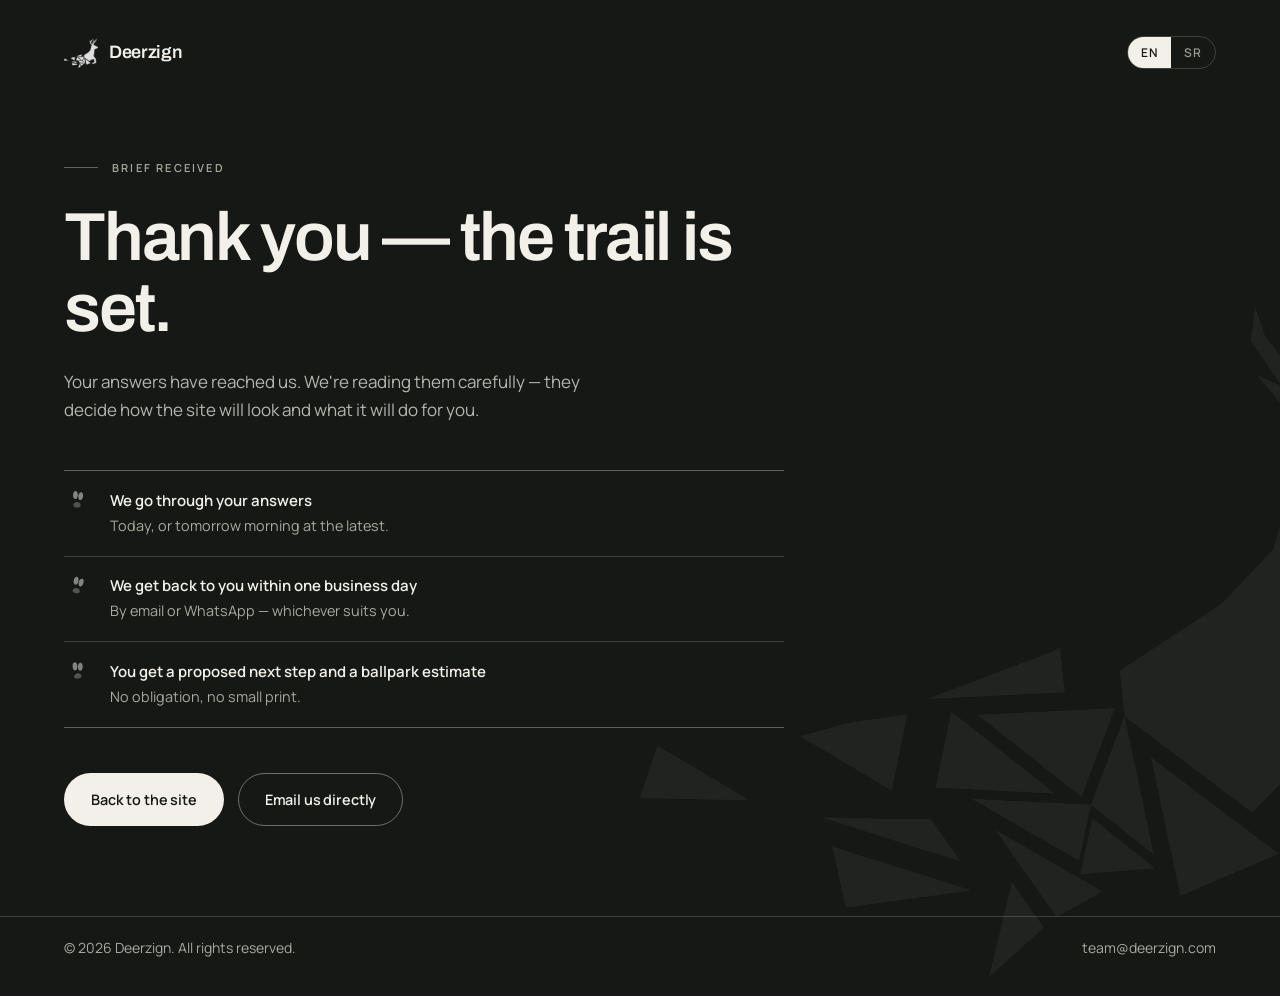
<file: hvala.html>
<!doctype html>
<html lang="sr">
<head>
<meta charset="utf-8">
<meta name="viewport" content="width=device-width, initial-scale=1">
<title>Hvala — Deerzign</title>
<meta name="description" content="Vaš upit je stigao. Javljamo se u roku od jednog radnog dana sa predlogom narednog koraka i okvirnom procenom.">
<meta name="robots" content="noindex,nofollow">
<meta name="theme-color" content="#14150F">
<link rel="icon" href="deer.png">

<link rel="preconnect" href="https://fonts.googleapis.com">
<link rel="preconnect" href="https://fonts.gstatic.com" crossorigin>
<link href="https://fonts.googleapis.com/css2?family=Archivo:wght@400;500;600;700&family=Manrope:wght@400;500;600;700&display=swap" rel="stylesheet">

<style>
:root{
  --warm:#F2F0E9;
  --ink:#151815;
  --forest:#263D32;
  --text-dim:#AAA99F;
  --line-lt:rgba(242,240,233,.18);
  --display:"Archivo",system-ui,-apple-system,"Segoe UI",sans-serif;
  --text:"Manrope",system-ui,-apple-system,"Segoe UI",sans-serif;
  --pad:clamp(1.25rem,5vw,4.5rem);
  --ease:cubic-bezier(.16,1,.3,1);
}
*,*::before,*::after{box-sizing:border-box}
html{-webkit-text-size-adjust:100%}
body{
  margin:0;min-height:100vh;background:var(--ink);color:var(--warm);
  font-family:var(--text);font-size:16px;line-height:1.6;
  -webkit-font-smoothing:antialiased;-moz-osx-font-smoothing:grayscale;
  display:flex;flex-direction:column;overflow-x:clip;
}
img{max-width:100%;display:block}
a{color:inherit;text-decoration:none}
button{font:inherit;color:inherit;background:none;border:0;cursor:pointer}
h1{font-family:var(--display);font-weight:600;margin:0;letter-spacing:-.032em;line-height:1.04}
p{margin:0}
ol{margin:0;padding:0;list-style:none}
::selection{background:var(--warm);color:var(--ink)}
:focus-visible{outline:2px solid var(--warm);outline-offset:4px;border-radius:2px}

/* the mark, large and quiet, the way it sits in the dark panels on the site */
body::after{
  content:"";position:fixed;right:-14%;bottom:-14%;width:64%;aspect-ratio:1;
  background:url(deer.png) center/contain no-repeat;
  filter:brightness(0) invert(1);opacity:.06;pointer-events:none;
}

.shell{width:100%;max-width:1480px;margin-inline:auto;padding-inline:var(--pad)}

header{padding-top:clamp(1.5rem,4vh,2.5rem)}
.head-in{display:flex;align-items:center;justify-content:space-between;gap:20px}
.brand{display:flex;align-items:center;gap:11px}
.brand img{height:30px;width:auto;filter:brightness(0) invert(1)}
.brand span{font-family:var(--display);font-weight:600;font-size:1.125rem;letter-spacing:-.02em}
.lang{display:inline-flex;border:1px solid var(--line-lt);border-radius:999px;overflow:hidden}
.lang button{padding:6px 13px;font-size:.75rem;font-weight:600;letter-spacing:.08em;color:rgba(244,241,233,.6)}
.lang button[aria-pressed="true"]{background:var(--warm);color:var(--ink)}

main{flex:1;display:flex;align-items:center;padding:clamp(3rem,10vh,7rem) 0}
.in{max-width:720px;position:relative;z-index:1}

.eyebrow{font-size:.6875rem;font-weight:600;letter-spacing:.2em;text-transform:uppercase;color:var(--text-dim)}
.tag{display:flex;align-items:center;gap:14px;margin-bottom:1.6rem}
.tag::before{content:"";width:34px;height:1px;background:rgba(244,241,233,.35);flex:none}

h1{font-size:clamp(2.2rem,5.4vw,4.25rem)}
.lead{margin-top:1.5rem;font-size:clamp(1.0625rem,1.2vw,1.1875rem);line-height:1.68;color:rgba(244,241,233,.72);max-width:52ch}

.steps{margin-top:clamp(2.4rem,5vh,3.4rem);display:grid;gap:1px;background:var(--line-lt);border-block:1px solid var(--line-lt)}
.steps li{background:var(--ink);padding:1.1rem 0 1.1rem 46px;position:relative}
.steps .track{position:absolute;left:0;top:14px;width:28px;height:28px;display:grid;place-items:center}
.steps .track svg{width:22px;height:22px;color:var(--warm);opacity:.5}
.steps li:nth-child(2) .track svg{transform:rotate(9deg)}
.steps li:nth-child(3) .track svg{transform:rotate(-7deg)}
.steps b{display:block;font-weight:600;font-size:.9375rem}
.steps span{font-size:.9rem;color:var(--text-dim)}

.actions{display:flex;flex-wrap:wrap;gap:14px;margin-top:clamp(2.2rem,5vh,3rem)}
.btn{
  display:inline-flex;align-items:center;justify-content:center;gap:10px;
  padding:14px 26px;border-radius:999px;font-size:.9rem;font-weight:600;
  letter-spacing:-.01em;border:1px solid transparent;white-space:nowrap;
  transition:background .45s var(--ease),color .45s var(--ease);
}
.btn-light{background:var(--warm);color:var(--ink)}
.btn-light:hover{background:var(--forest);color:var(--warm)}
.btn-ghost{border-color:rgba(244,241,233,.4);color:var(--warm)}
.btn-ghost:hover{background:var(--warm);color:var(--ink)}

footer{padding-bottom:clamp(1.5rem,4vh,2.5rem)}
.foot-in{display:flex;flex-wrap:wrap;gap:12px 24px;justify-content:space-between;
  padding-top:1.25rem;border-top:1px solid var(--line-lt);
  font-size:.875rem;color:var(--text-dim)}

/* one entry animation, same easing as the site */
.rv{opacity:0;transform:translateY(16px);animation:rise .8s var(--ease) forwards}
.rv:nth-child(2){animation-delay:.06s}
.rv:nth-child(3){animation-delay:.12s}
.rv:nth-child(4){animation-delay:.18s}
.rv:nth-child(5){animation-delay:.24s}
@keyframes rise{to{opacity:1;transform:none}}
@media (prefers-reduced-motion:reduce){.rv{animation:none;opacity:1;transform:none}}
</style>

<!-- Meta Pixel Code -->
<script>
!function(f,b,e,v,n,t,s)
{if(f.fbq)return;n=f.fbq=function(){n.callMethod?
n.callMethod.apply(n,arguments):n.queue.push(arguments)};
if(!f._fbq)f._fbq=n;n.push=n;n.loaded=!0;n.version='2.0';
n.queue=[];t=b.createElement(e);t.async=!0;
t.src=v;s=b.getElementsByTagName(e)[0];
s.parentNode.insertBefore(t,s)}(window, document,'script',
'https://connect.facebook.net/en_US/fbevents.js');
fbq('init', '1056070890490241');
fbq('track', 'PageView');
/* this page only ever loads after brief.html's POST to Apps Script succeeds,
   so a PageView here IS a real submitted brief — the safest place to fire
   Lead, rather than racing the redirect in brief.html's submit handler.
   eventID must match the one brief-apps-script.gs used for the server-side
   Conversions API call for this same submission, so Meta deduplicates the
   two into a single lead instead of counting it twice. */
(function(){
  var eid = new URLSearchParams(location.search).get('eid');
  fbq('track', 'Lead', {}, eid ? {eventID: eid} : undefined);
})();
</script>
<noscript><img height="1" width="1" style="display:none"
src="https://www.facebook.com/tr?id=1056070890490241&ev=PageView&noscript=1"
/></noscript>
<!-- End Meta Pixel Code -->
</head>
<body>

<header>
  <div class="shell head-in">
    <a class="brand" href="index.html" aria-label="Deerzign">
      <img src="deer.png" alt="" aria-hidden="true">
      <span>Deerzign</span>
    </a>
    <div class="lang" role="group" aria-label="Jezik / Language">
      <button type="button" data-lang="en" aria-pressed="true">EN</button>
      <button type="button" data-lang="sr" aria-pressed="false">SR</button>
    </div>
  </div>
</header>

<main>
  <div class="shell">
    <div class="in">
      <div class="tag rv"><span class="eyebrow" data-sr="Upit primljen" data-en="Brief received">Upit primljen</span></div>

      <h1 class="rv" data-sr="Hvala — trag je ostavljen." data-en="Thank you — the trail is set.">Hvala — trag je ostavljen.</h1>

      <p class="lead rv" data-sr="Vaši odgovori su stigli kod nas. Sada ih čitamo pažljivo, jer od njih zavisi kako će sajt izgledati i šta će raditi za vas."
         data-en="Your answers have reached us. We're reading them carefully — they decide how the site will look and what it will do for you.">Vaši odgovori su stigli kod nas. Sada ih čitamo pažljivo, jer od njih zavisi kako će sajt izgledati i šta će raditi za vas.</p>

      <ol class="steps rv">
        <li>
          <span class="track"><svg viewBox="0 0 24 24" fill="currentColor" aria-hidden="true"><path d="M9.4 3.2c1.6 0 2.6 2 2.4 4.6-.2 2.6-1.3 4.4-2.8 4.3-1.6-.1-2.6-2.1-2.4-4.7.2-2.5 1.3-4.2 2.8-4.2Z"/><path d="M15.6 4.6c1.5.2 2.3 2.2 1.9 4.7-.4 2.5-1.7 4.2-3.2 3.9-1.5-.3-2.3-2.3-1.9-4.8.4-2.4 1.7-4 3.2-3.8Z"/><path d="M11 15.4c2.2 0 4 1.5 4 3.3s-1.8 2.6-4 2.6-4-.8-4-2.6 1.8-3.3 4-3.3Z" opacity=".55"/></svg></span>
          <b data-sr="Pregledamo odgovore" data-en="We go through your answers">Pregledamo odgovore</b>
          <span data-sr="Danas ili najkasnije sutra ujutru." data-en="Today, or tomorrow morning at the latest.">Danas ili najkasnije sutra ujutru.</span>
        </li>
        <li>
          <span class="track"><svg viewBox="0 0 24 24" fill="currentColor" aria-hidden="true"><path d="M9.4 3.2c1.6 0 2.6 2 2.4 4.6-.2 2.6-1.3 4.4-2.8 4.3-1.6-.1-2.6-2.1-2.4-4.7.2-2.5 1.3-4.2 2.8-4.2Z"/><path d="M15.6 4.6c1.5.2 2.3 2.2 1.9 4.7-.4 2.5-1.7 4.2-3.2 3.9-1.5-.3-2.3-2.3-1.9-4.8.4-2.4 1.7-4 3.2-3.8Z"/><path d="M11 15.4c2.2 0 4 1.5 4 3.3s-1.8 2.6-4 2.6-4-.8-4-2.6 1.8-3.3 4-3.3Z" opacity=".55"/></svg></span>
          <b data-sr="Javljamo se u roku od jednog radnog dana" data-en="We get back to you within one business day">Javljamo se u roku od jednog radnog dana</b>
          <span data-sr="Emailom ili na WhatsApp — kako vam više odgovara." data-en="By email or WhatsApp — whichever suits you.">Emailom ili na WhatsApp — kako vam više odgovara.</span>
        </li>
        <li>
          <span class="track"><svg viewBox="0 0 24 24" fill="currentColor" aria-hidden="true"><path d="M9.4 3.2c1.6 0 2.6 2 2.4 4.6-.2 2.6-1.3 4.4-2.8 4.3-1.6-.1-2.6-2.1-2.4-4.7.2-2.5 1.3-4.2 2.8-4.2Z"/><path d="M15.6 4.6c1.5.2 2.3 2.2 1.9 4.7-.4 2.5-1.7 4.2-3.2 3.9-1.5-.3-2.3-2.3-1.9-4.8.4-2.4 1.7-4 3.2-3.8Z"/><path d="M11 15.4c2.2 0 4 1.5 4 3.3s-1.8 2.6-4 2.6-4-.8-4-2.6 1.8-3.3 4-3.3Z" opacity=".55"/></svg></span>
          <b data-sr="Dobijate predlog i okvirnu procenu" data-en="You get a proposed next step and a ballpark estimate">Dobijate predlog i okvirnu procenu</b>
          <span data-sr="Bez obaveze i bez sitnih slova." data-en="No obligation, no small print.">Bez obaveze i bez sitnih slova.</span>
        </li>
      </ol>

      <div class="actions rv">
        <a class="btn btn-light" href="index.html" data-sr="Nazad na sajt" data-en="Back to the site">Nazad na sajt</a>
        <a class="btn btn-ghost" href="mailto:team@deerzign.com" data-sr="Pišite nam direktno" data-en="Email us directly">Pišite nam direktno</a>
      </div>
    </div>
  </div>
</main>

<footer>
  <div class="shell foot-in">
    <span data-sr="© 2026 Deerzign. Sva prava zadržana." data-en="© 2026 Deerzign. All rights reserved.">© 2026 Deerzign. Sva prava zadržana.</span>
    <a href="mailto:team@deerzign.com">team@deerzign.com</a>
  </div>
</footer>

<script>
(function(){
  'use strict';
  /* the language follows the brief: ?lang=en wins, otherwise what was picked there */
  function applyLang(l){
    document.documentElement.lang = l;
    document.querySelectorAll('[data-sr]').forEach(function(el){
      var t = el.getAttribute('data-' + l);
      if (t) el.textContent = t;
    });
    document.querySelectorAll('.lang button').forEach(function(b){
      b.setAttribute('aria-pressed', String(b.dataset.lang === l));
    });
    try { localStorage.setItem('dz-lang', l); } catch(e){}
  }
  document.querySelectorAll('.lang button').forEach(function(b){
    b.addEventListener('click', function(){ applyLang(b.dataset.lang); });
  });

  var q = new URLSearchParams(location.search).get('lang');
  var saved;
  try { saved = localStorage.getItem('dz-lang'); } catch(e){}
  applyLang((q || saved) === 'sr' ? 'sr' : 'en');
})();
</script>
<script>/* any page counts as entering the site, so the preloader never appears
   part-way through a visit */try{sessionStorage.setItem("dz-entered","1")}catch(e){}</script>
</body>
</html>
</file>
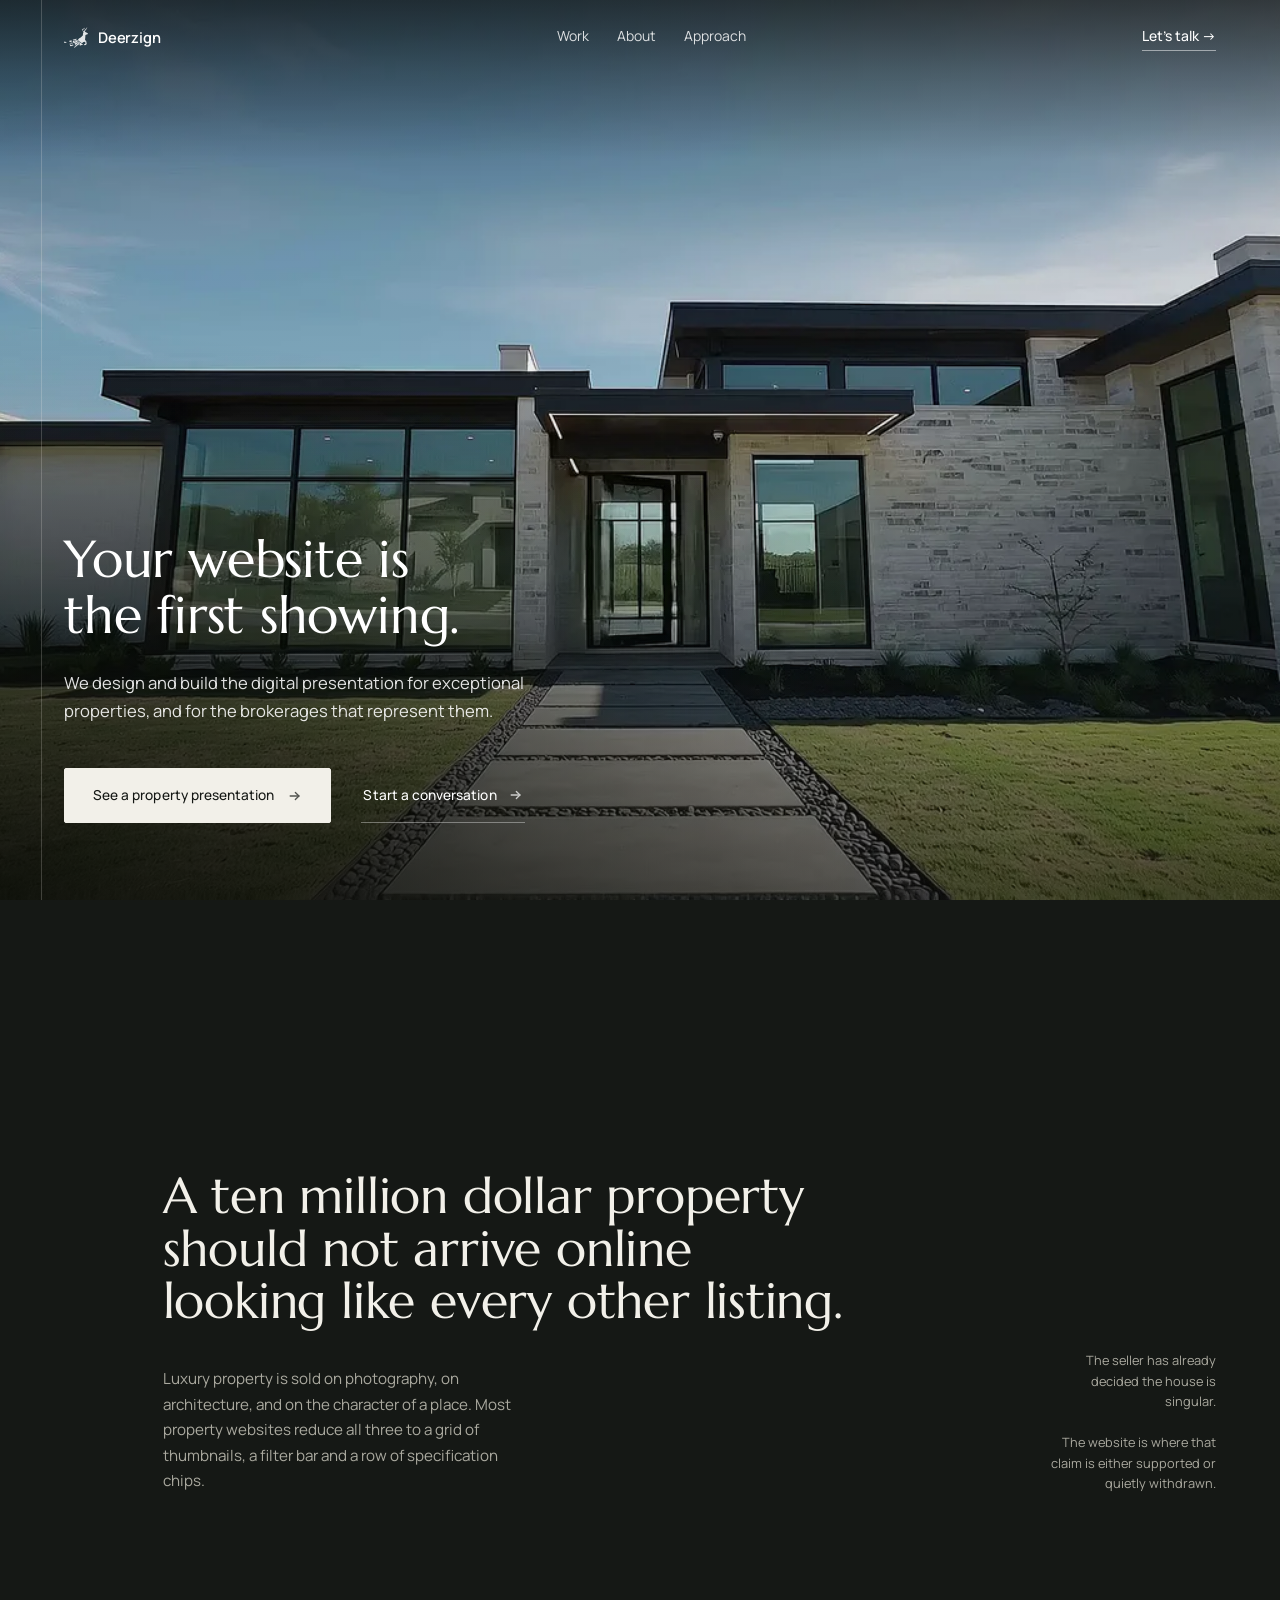
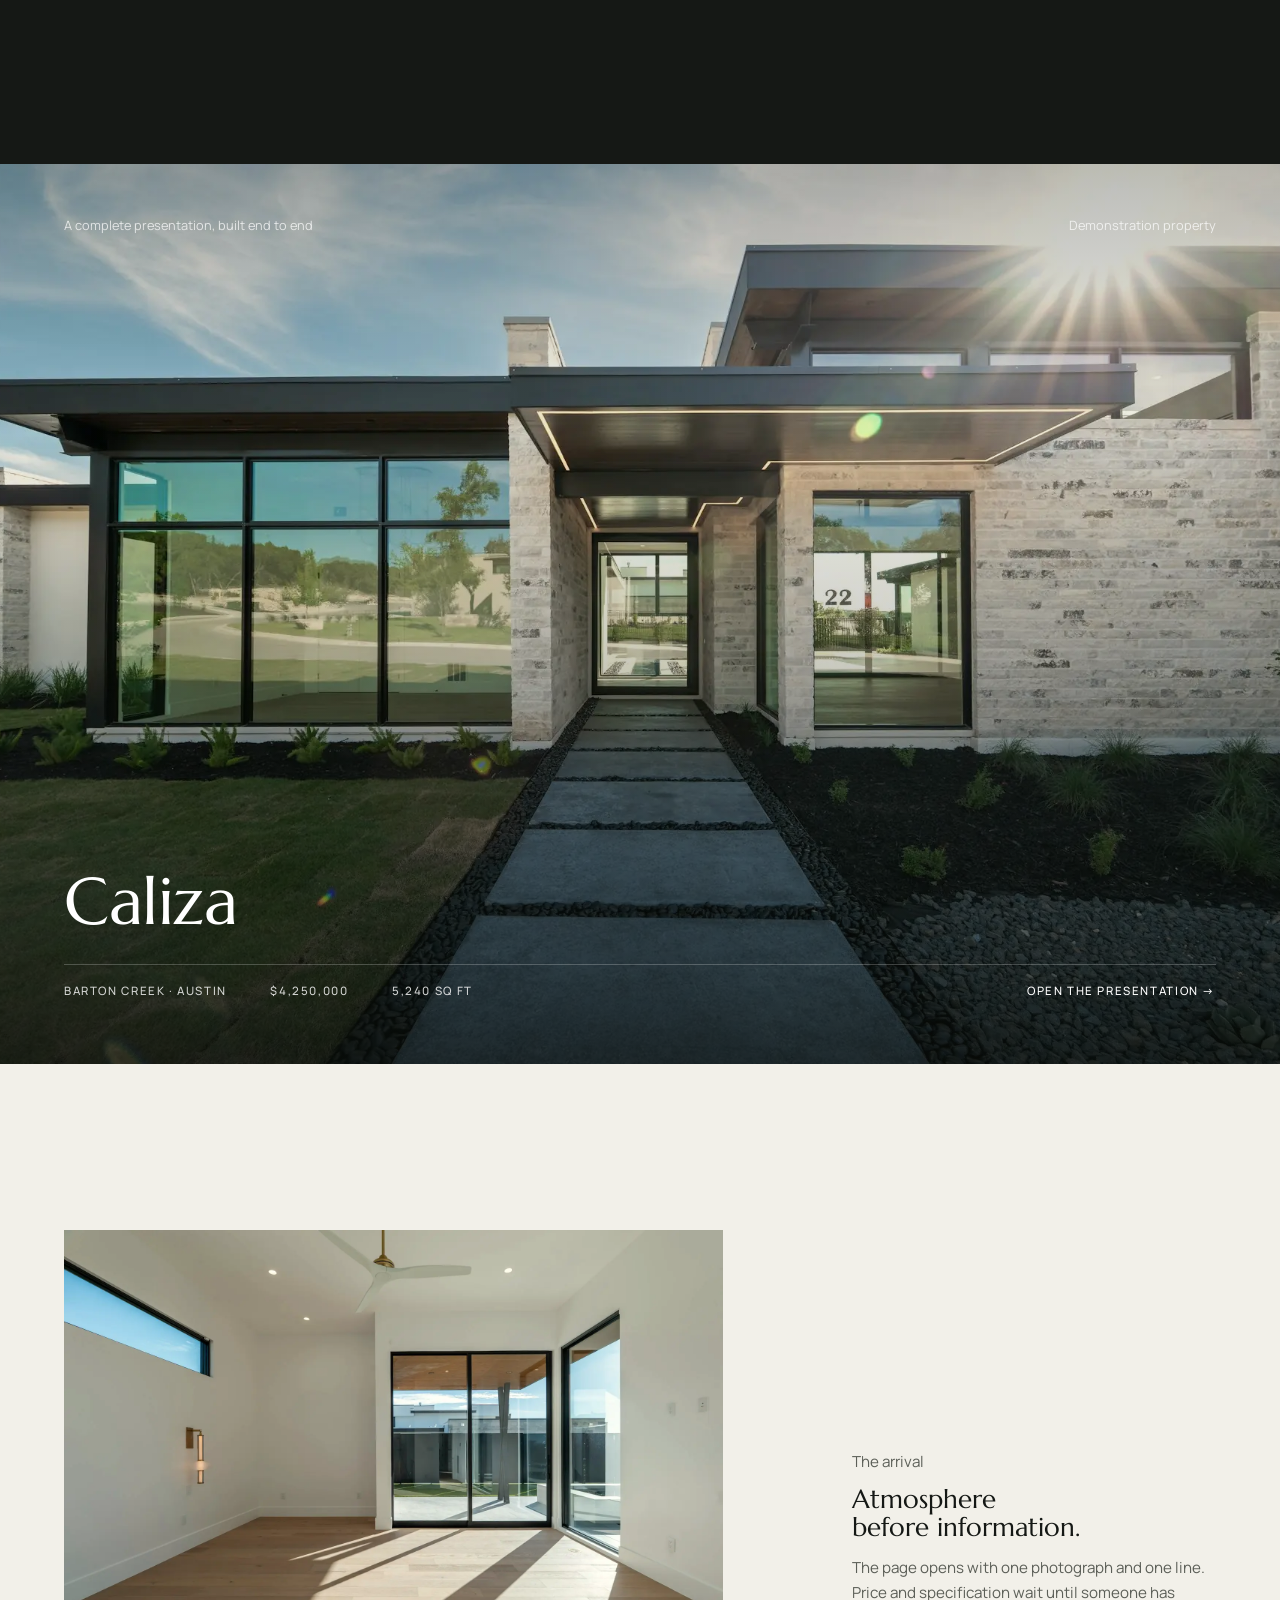
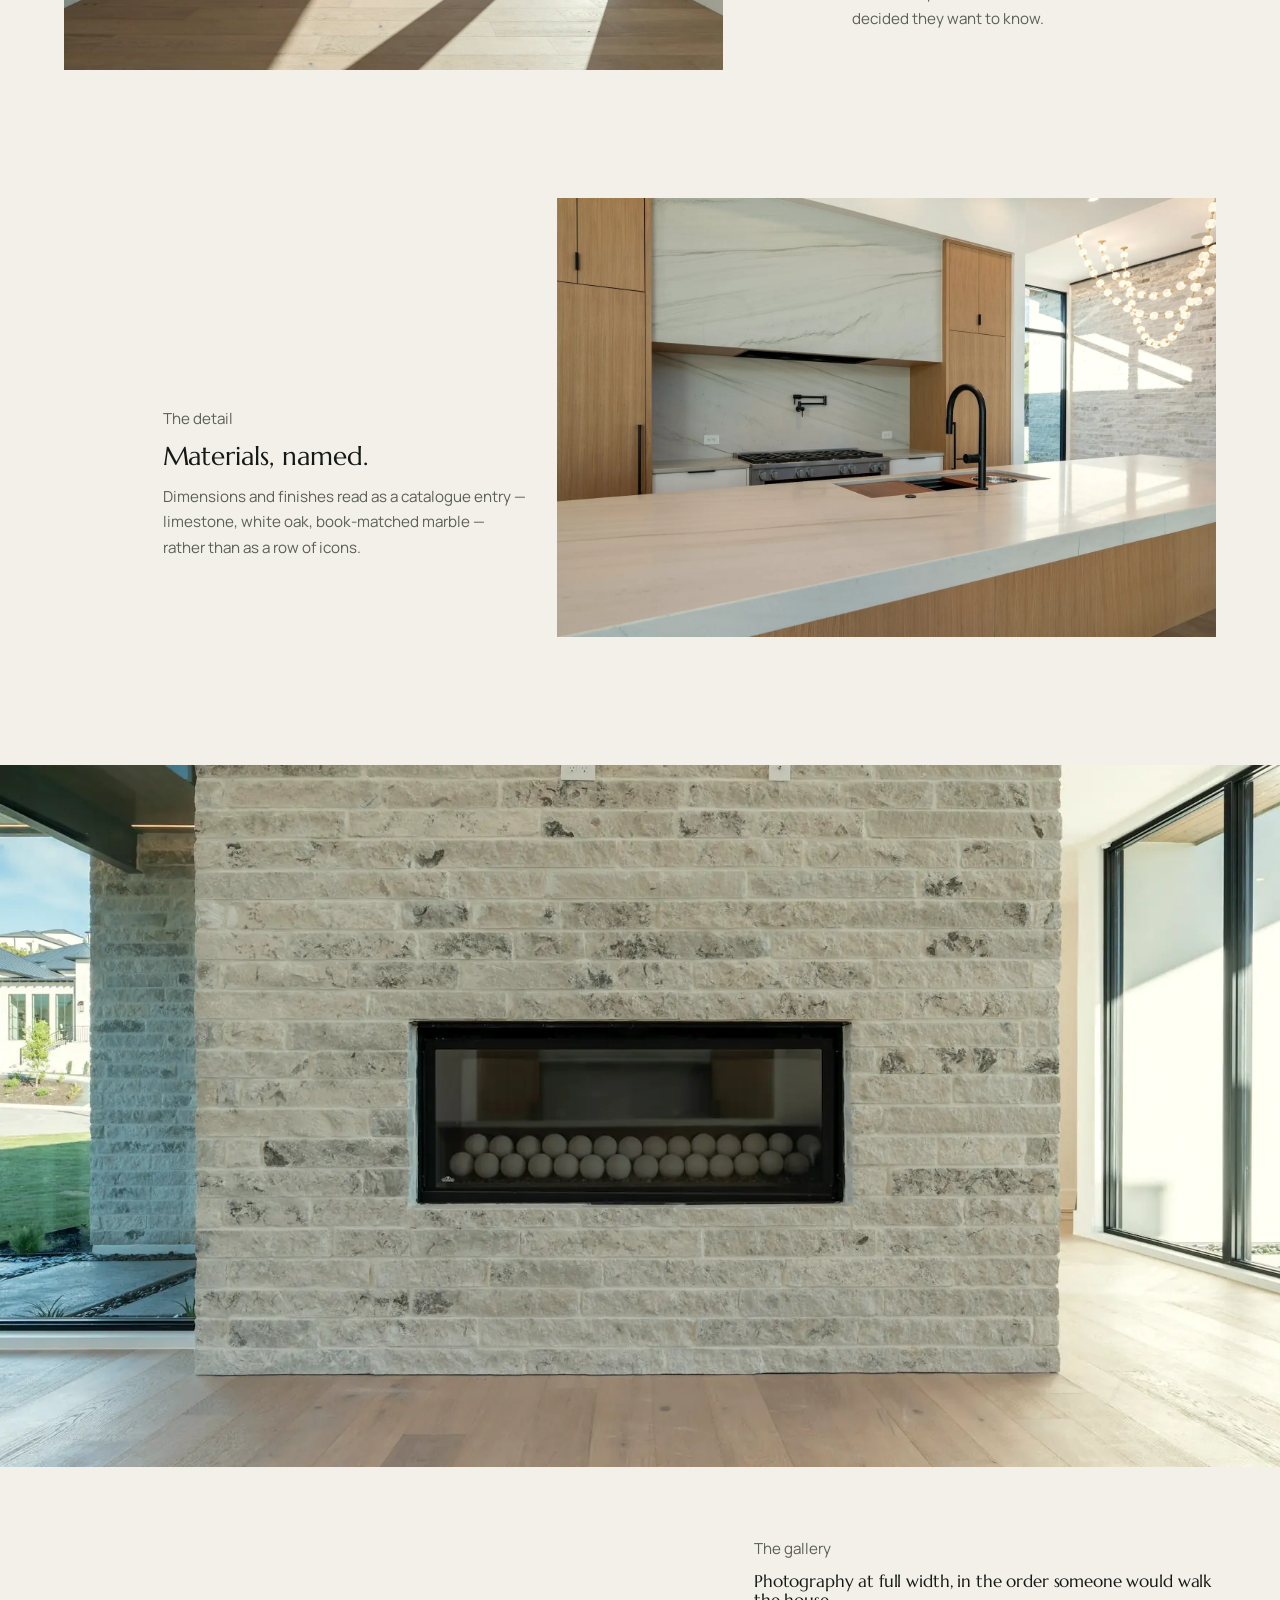
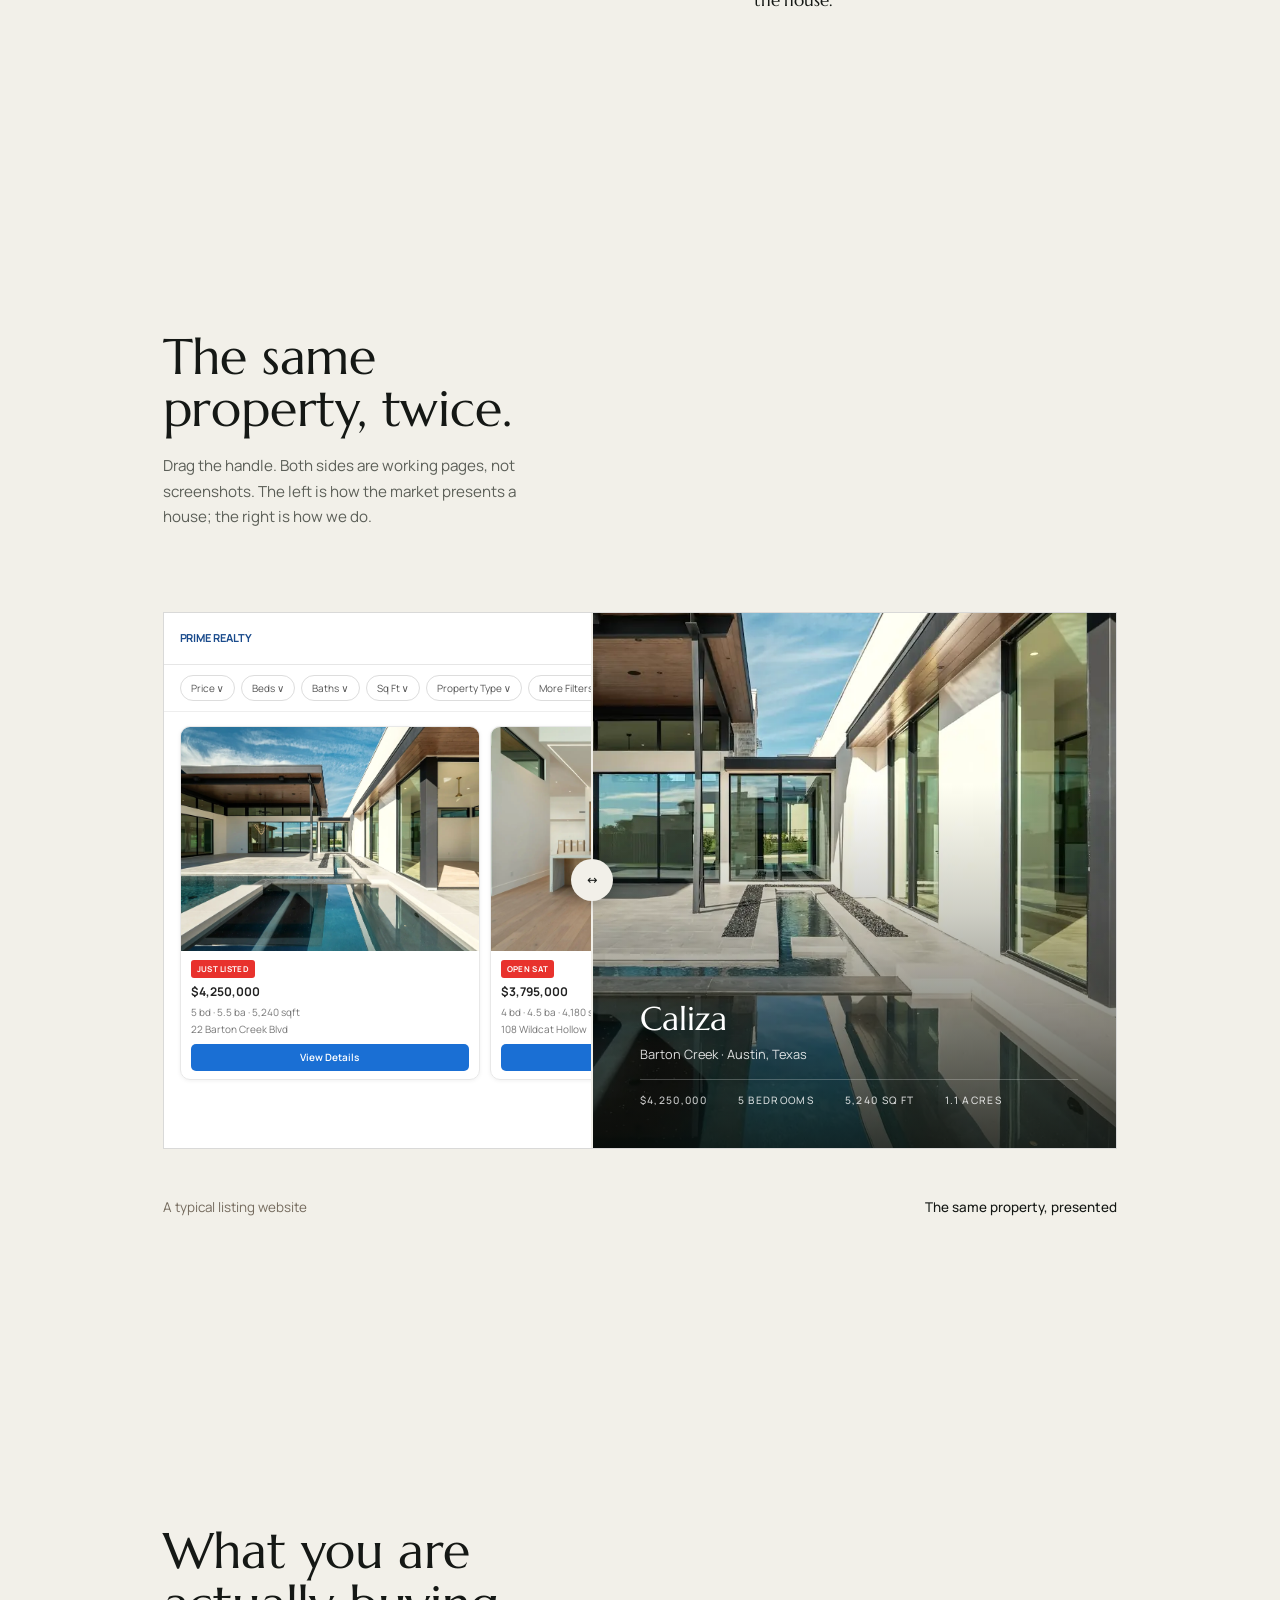
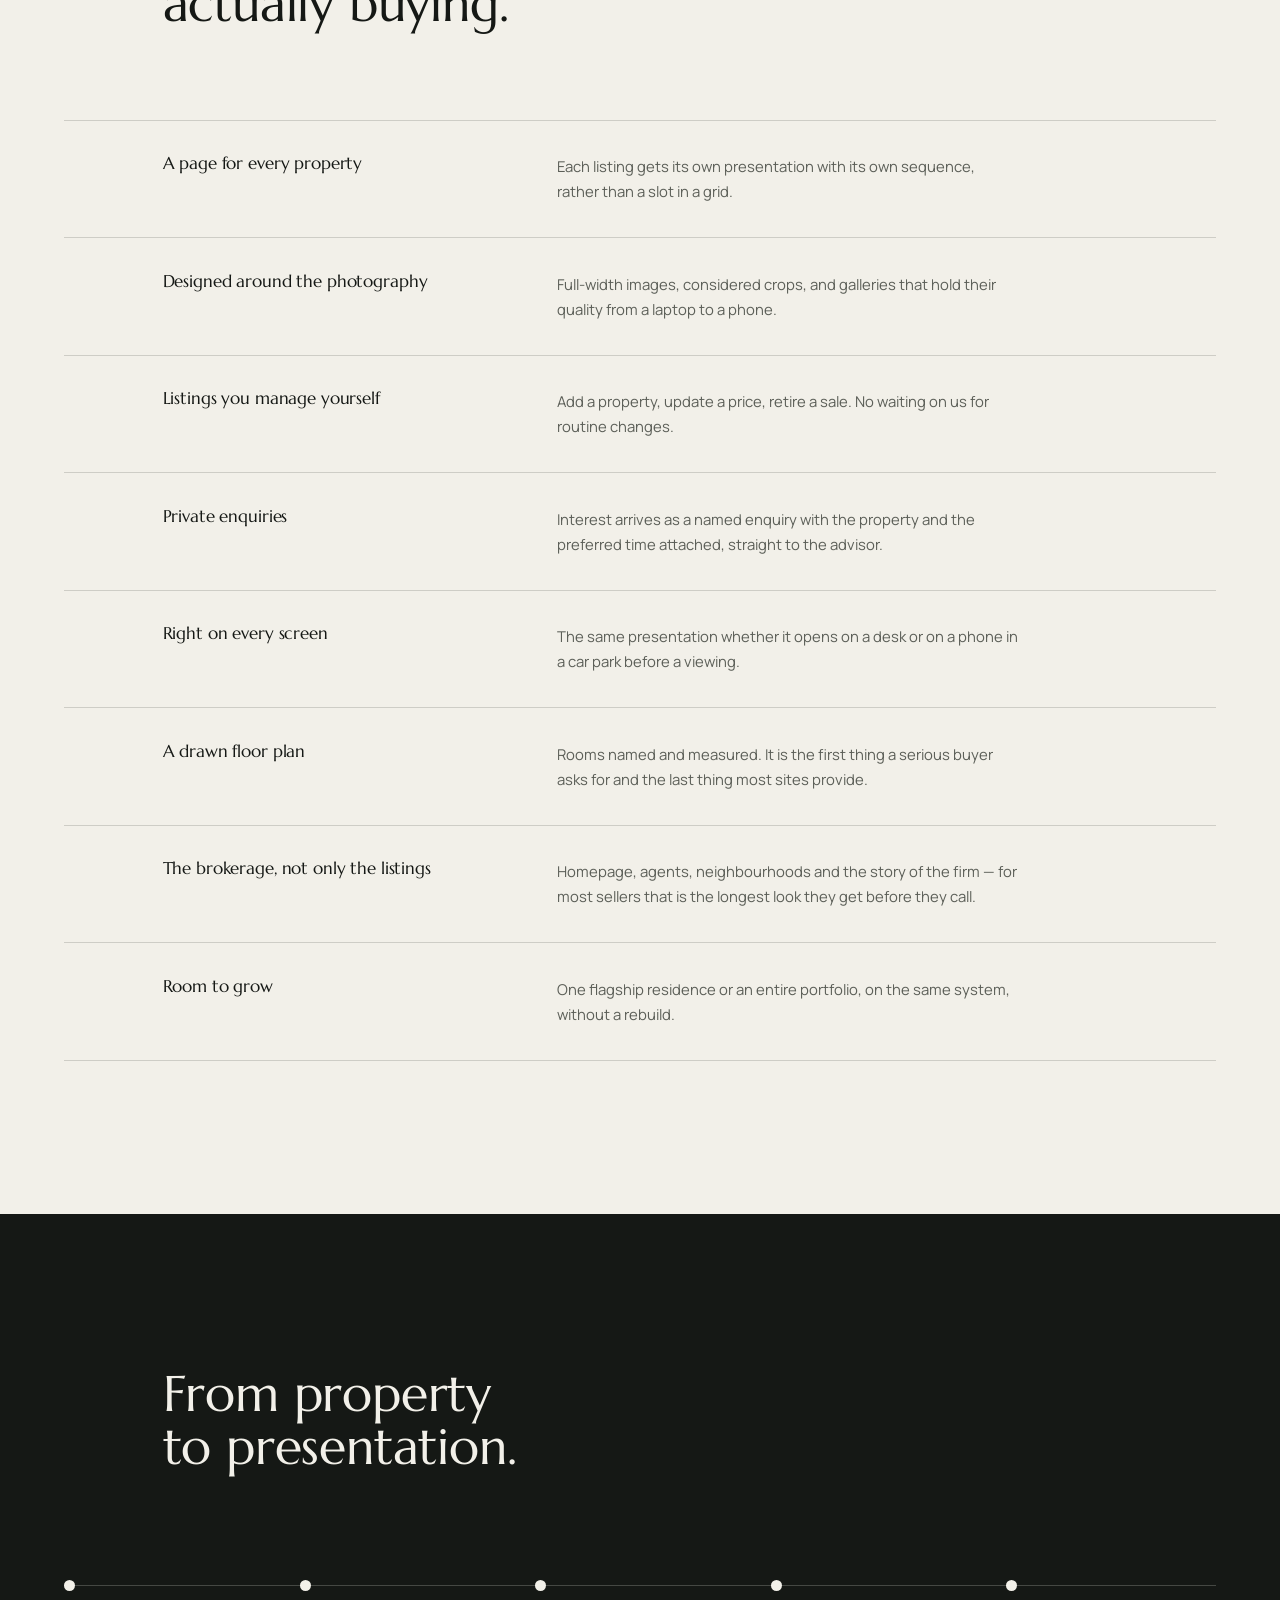
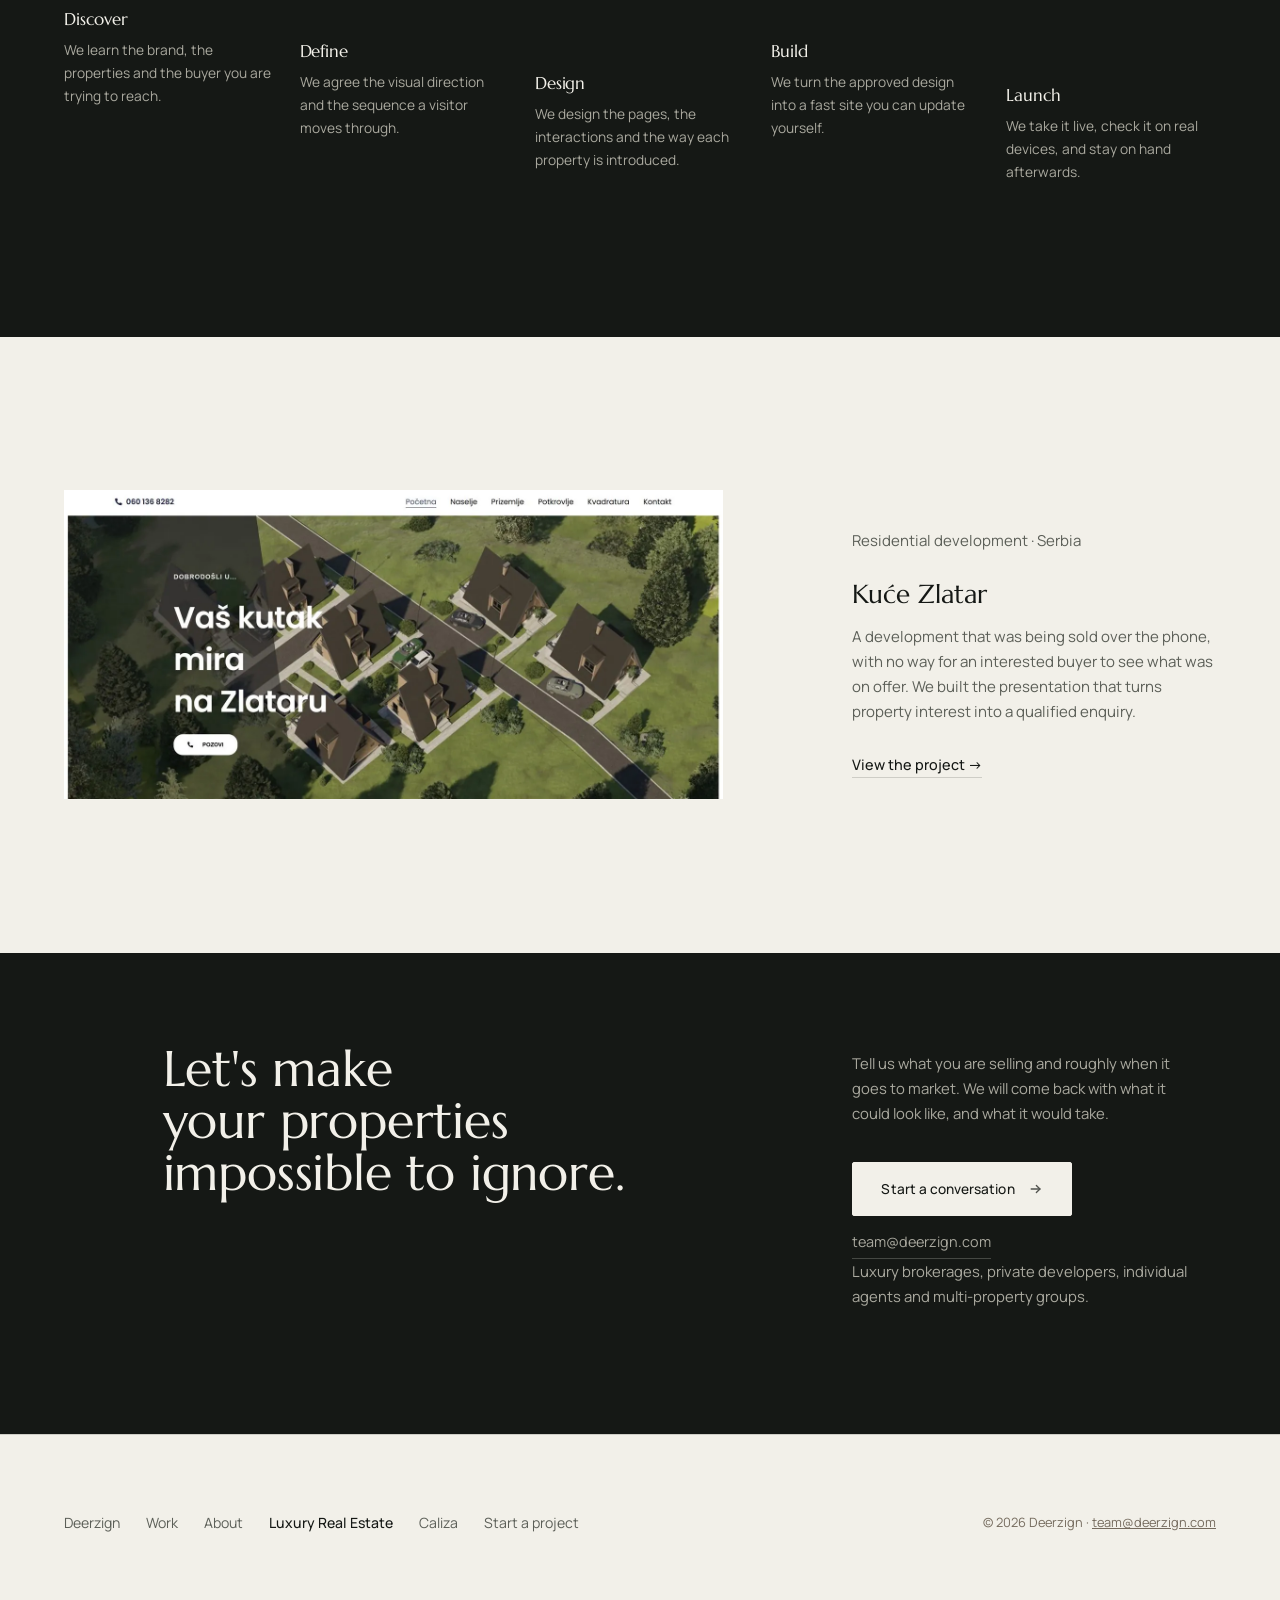
<file: luxury-real-estate.html>
<!doctype html>
<html lang="en">
<head>
<meta charset="utf-8">
<meta name="viewport" content="width=device-width, initial-scale=1">
<title>Luxury Real Estate Websites | Deerzign</title>
<meta name="description" content="Deerzign designs and builds the digital presentation for exceptional properties and the brokerages that represent them. See a complete property presentation, built end to end.">
<meta name="theme-color" content="#151815">
<link rel="icon" href="deer.png">
<link rel="canonical" href="https://www.deerzign.com/luxury-real-estate.html">

<meta property="og:type" content="website">
<meta property="og:title" content="Luxury Real Estate Websites | Deerzign">
<meta property="og:description" content="Your website is the first showing. Deerzign designs and builds the digital presentation for exceptional properties and the brokerages that represent them.">
<meta property="og:site_name" content="Deerzign">
<meta property="og:locale" content="en_US">
<meta property="og:url" content="https://www.deerzign.com/luxury-real-estate.html">
<meta property="og:image" content="https://www.deerzign.com/og-image.jpg">
<meta name="twitter:card" content="summary_large_image">
<meta name="twitter:title" content="Luxury Real Estate Websites | Deerzign">
<meta name="twitter:description" content="Your website is the first showing. Deerzign designs and builds the digital presentation for exceptional properties.">
<meta name="twitter:image" content="https://www.deerzign.com/og-image.jpg">

<link rel="preconnect" href="https://fonts.googleapis.com">
<link rel="preconnect" href="https://fonts.gstatic.com" crossorigin>
<link href="https://fonts.googleapis.com/css2?family=Marcellus&family=Manrope:wght@400;500;600&display=swap" rel="stylesheet">
<link rel="preload" as="image" href="lre/tour-poster.webp" fetchpriority="high">

<script type="application/ld+json">
{"@context":"https://schema.org","@type":"Service","name":"Luxury real estate web design","provider":{"@type":"Organization","name":"Deerzign","url":"https://www.deerzign.com/","email":"team@deerzign.com"},"serviceType":"Web design and development for luxury real estate","description":"Design and development of property presentations and brokerage websites for the luxury residential market.","areaServed":{"@type":"Country","name":"United States"},"url":"https://www.deerzign.com/luxury-real-estate.html"}
</script>

<style>
/* ============================================================
   LUXURY REAL ESTATE — the offer

   Composition rules for this page, after v1 read as a template:
   - No section repeats another section's column placement. Content
     is deliberately off-axis; nothing lines up on one left margin.
   - No equal-box grids anywhere. Lists are rows, not cards.
   - Type is small and precise. Scale is spent on two moments only.
   - Photographs break the container; text never does.
   - Motion is transform and opacity. Nothing else animates.
   ============================================================ */
:root{
  --warm:#F2F0E9;
  --warm-2:#ECE7DA;
  --ink:#151815;
  --ink-soft:#5C5F58;
  --forest:#263D32;
  --forest-deep:#16241D;
  --brown:#756B5E;
  --text-dim:#AAA99F;
  --line:rgba(20,21,15,.16);
  --line-lt:rgba(242,240,233,.22);

  --display:"Marcellus",Georgia,"Times New Roman",serif;
  --text:"Manrope",system-ui,-apple-system,"Segoe UI",sans-serif;

  --pad:clamp(1.25rem,5vw,5.5rem);
  --rail:clamp(0px,3.2vw,58px);
  --ease:cubic-bezier(.16,1,.3,1);
  --slow:cubic-bezier(.22,1,.28,1);
}
*,*::before,*::after{box-sizing:border-box}
html{-webkit-text-size-adjust:100%;scroll-behavior:smooth}
body{
  margin:0;background:var(--warm);color:var(--ink);
  font-family:var(--text);font-size:clamp(.94rem,.9rem + .16vw,1rem);
  line-height:1.68;-webkit-font-smoothing:antialiased;overflow-x:hidden;
}
img{display:block;max-width:100%;height:auto}
a{color:inherit}

/* Type: small and precise. Two moments get scale, nothing else. */
.d1{font-family:var(--display);font-weight:400;line-height:1.04;letter-spacing:-.004em;
    font-size:clamp(1.85rem,4vw,3.15rem);margin:0;text-wrap:balance}
.d2{font-family:var(--display);font-weight:400;line-height:1.1;letter-spacing:-.002em;
    font-size:clamp(1.3rem,2vw,1.72rem);margin:0;text-wrap:balance}
.d3{font-family:var(--display);font-weight:400;line-height:1.16;letter-spacing:-.008em;
    font-size:clamp(1.05rem,1.25vw,1.2rem);margin:0}
.note{font-size:.82rem;color:var(--brown);margin:0}
.body-sm{color:var(--ink-soft);font-size:.95rem;margin:0}

/* The asymmetric grid. Every section places itself differently. */
.grid{display:grid;grid-template-columns:repeat(12,1fr);gap:clamp(20px,2.4vw,44px)}
.wrap{padding-left:var(--pad);padding-right:var(--pad)}

/* ---------- rail -------------------------------------------- */
.rail{position:fixed;left:var(--rail);top:0;bottom:0;width:1px;background:rgba(242,240,233,.2);z-index:40;pointer-events:none;transition:background .6s var(--ease)}
.rail::after{content:"";position:absolute;left:0;top:0;width:1px;height:100%;background:var(--warm);transform:scaleY(var(--progress,0));transform-origin:top;transition:transform .12s linear}
.rail.on-light{background:rgba(20,21,15,.12)}
.rail.on-light::after{background:var(--forest)}
@media (max-width:860px){.rail{display:none}}

/* ---------- nav --------------------------------------------- */
.nav{position:absolute;top:0;left:0;right:0;z-index:30;display:flex;align-items:center;justify-content:space-between;gap:20px;padding:24px var(--pad)}
.nav::before{content:"";position:absolute;left:0;right:0;top:0;height:160px;z-index:-1;background:linear-gradient(to bottom,rgba(12,13,10,.6),rgba(12,13,10,.28) 46%,transparent);pointer-events:none}
.brand{display:inline-flex;align-items:center;gap:10px;text-decoration:none}
.brand img{height:21px;width:auto;filter:brightness(0) invert(1)}
.brand span{font-weight:600;font-size:.92rem;letter-spacing:-.01em;color:#fff}
.nav-links{display:flex;gap:clamp(16px,2.2vw,32px)}
.nav-links a{color:rgba(255,255,255,.84);text-decoration:none;font-size:.87rem;padding-bottom:3px;border-bottom:1px solid transparent;transition:border-color .3s var(--ease),color .3s var(--ease)}
.nav-links a:hover{color:#fff;border-bottom-color:rgba(255,255,255,.6)}
.nav-cta{color:#fff;text-decoration:none;font-size:.87rem;font-weight:500;padding-bottom:3px;border-bottom:1px solid rgba(255,255,255,.5)}
@media (max-width:760px){.nav-links{display:none}}

/* ---------- hero (cinematic) -------------------------------- */
.hero{position:relative;min-height:100svh;display:flex;align-items:flex-end;overflow:hidden}
.hero-media{position:absolute;inset:0}
.hero-media img,.hero-media video{width:100%;height:100%;object-fit:cover;object-position:50% 56%}
/* The film already pushes in; a CSS scale on top of it would fight the
   camera move, so the hero media is not animated here. */
.hero-media::after{
  content:"";position:absolute;inset:0;
  background:
    radial-gradient(96% 74% at 0% 100%,rgba(9,11,7,.86),rgba(9,11,7,.62) 30%,rgba(9,11,7,.32) 52%,rgba(9,11,7,.10) 70%,transparent 86%),
    linear-gradient(to top,rgba(12,13,10,.58) 0%,rgba(12,13,10,.34) 16%,rgba(12,13,10,.12) 36%,rgba(12,13,10,.03) 54%,rgba(12,13,10,.08) 72%,rgba(12,13,10,.34) 100%);
}
.hero-in{position:relative;z-index:2;width:100%;padding:0 var(--pad) clamp(40px,6vw,86px)}
.hero h1{
  font-family:var(--display);font-weight:400;color:#fff;margin:0;
  font-size:clamp(1.95rem,4.1vw,3.35rem);line-height:1.06;letter-spacing:-.004em;
  max-width:15ch;text-wrap:balance;
}
.hero-sub{margin:clamp(18px,2vw,28px) 0 0;color:rgba(255,255,255,.88);max-width:46ch;font-size:clamp(.94rem,.9rem + .2vw,1.04rem)}
.hero-acts{margin-top:clamp(28px,3.4vw,46px);display:flex;flex-wrap:wrap;gap:14px 30px;align-items:center}
.btn{
  display:inline-flex;align-items:center;gap:14px;
  font-size:.855rem;font-weight:500;letter-spacing:.004em;text-decoration:none;
  padding:15px 28px;border-radius:2px;
  background:var(--warm);color:var(--ink);border:1px solid var(--warm);
  transition:background .55s var(--slow),color .55s var(--slow),border-color .55s var(--slow);
}
.btn svg{transition:transform .55s var(--slow);opacity:.72}
.btn:hover{background:transparent;color:var(--warm);border-color:rgba(242,240,233,.46)}
.btn:hover svg{transform:translateX(5px);opacity:1}
/* on a light ground the inversion runs the other way */
.on-light .btn,.spec .btn{background:var(--ink);color:var(--warm);border-color:var(--ink)}
.on-light .btn:hover,.spec .btn:hover{background:transparent;color:var(--ink);border-color:rgba(20,21,15,.32)}

.btn-ghost{
  display:inline-flex;align-items:center;gap:12px;background:transparent;color:#fff;
  padding:15px 2px;border:0;border-radius:0;border-bottom:1px solid rgba(255,255,255,.36);
  transition:border-color .55s var(--slow);
}
.btn-ghost:hover{background:transparent;color:#fff;border-bottom-color:#fff}
.btn-ghost:hover svg{transform:translateX(5px)}

/* reveal ----------------------------------------------------- */
.rise{opacity:0;transform:translateY(22px);transition:opacity 1s var(--slow),transform 1s var(--slow)}
.hero.ready .rise,.rise.in{opacity:1;transform:none}
.hero.ready .rise:nth-child(1){transition-delay:.18s}
.hero.ready .rise:nth-child(2){transition-delay:.32s}
.hero.ready .rise:nth-child(3){transition-delay:.46s}

/* Photographs settle rather than appear. */
.ph{overflow:hidden;position:relative}
.ph img{transform:scale(1.07);transition:transform 1.6s var(--slow)}
.ph.in img,.in .ph img{transform:scale(1)}

/* ---------- 1. the statement (near-empty, off-axis) --------- */
.statement{
  background:var(--ink);color:var(--warm);min-height:96svh;
  display:flex;align-items:center;padding:clamp(80px,12vw,180px) var(--pad);
}
.statement .grid{width:100%;align-items:end}
.statement-lead{grid-column:2/10}
.statement-lead p{margin:clamp(26px,3vw,44px) 0 0;color:var(--text-dim);max-width:42ch;font-size:.95rem}
.statement-aside{grid-column:11/13;align-self:end;text-align:right}
.statement-aside p{margin:0;color:var(--text-dim);font-size:.8rem;line-height:1.6}
@media (max-width:900px){
  .statement-lead{grid-column:1/13}
  .statement-aside{grid-column:1/13;text-align:left;margin-top:34px}
}

/* ---------- 2. fullscreen showcase (cinematic) -------------- */
.stage{position:relative;height:100svh;overflow:hidden;display:block;text-decoration:none;color:#fff}
.stage img{width:100%;height:100%;object-fit:cover;transform:scale(1.05);transition:transform 2.4s var(--slow)}
.stage.in img{transform:scale(1)}
.stage:hover img{transform:scale(1.03)}
/* The film carries its own camera move, so it is not scaled on top of it. */
.stage video{width:100%;height:100%;object-fit:cover;display:block}
.stage::after{content:"";position:absolute;inset:0;background:linear-gradient(to top,rgba(10,12,8,.76),rgba(10,12,8,.22) 44%,rgba(10,12,8,.06) 70%,rgba(10,12,8,.28) 100%)}
.stage-top{position:absolute;top:clamp(26px,4vw,58px);left:var(--pad);right:var(--pad);z-index:2;display:flex;justify-content:space-between;gap:20px}
.stage-top p{margin:0;font-size:.8rem;color:rgba(255,255,255,.72)}
.stage-in{position:absolute;left:var(--pad);right:var(--pad);bottom:clamp(30px,5vw,74px);z-index:2}
.stage-name{font-family:var(--display);font-weight:400;font-size:clamp(2rem,5.2vw,4.1rem);line-height:.98;letter-spacing:-.006em;margin:0}
.stage-meta{display:flex;flex-wrap:wrap;gap:10px clamp(18px,3.4vw,56px);align-items:baseline;margin-top:clamp(18px,2.4vw,32px);padding-top:16px;border-top:1px solid rgba(255,255,255,.22)}
.stage-meta span{font-size:.72rem;font-weight:500;letter-spacing:.14em;text-transform:uppercase;color:rgba(255,255,255,.8);white-space:nowrap}
.stage-go{margin-left:auto;text-transform:none;letter-spacing:0;font-size:.88rem;color:#fff!important}

/* ---------- 3. the moves (asymmetric, never the same slot) -- */
.moves{padding:clamp(90px,13vw,210px) var(--pad)}
.move{margin-bottom:clamp(70px,10vw,170px)}
.move:last-child{margin-bottom:0}
.move .grid{align-items:end}
.move-fig{margin:0}
.move-txt p{margin:14px 0 0;color:var(--ink-soft);font-size:.95rem}
.move-txt .note{margin-bottom:10px}

/* Each move sits in a different pair of columns. */
.m1 .move-fig{grid-column:1/8}
.m1 .move-txt{grid-column:9/13;padding-bottom:clamp(0px,3vw,54px)}
.m2 .move-fig{grid-column:6/13;order:2}
.m2 .move-txt{grid-column:2/6;order:1;padding-bottom:clamp(0px,6vw,110px)}
/* m3 is the one that breaks the container on both sides: the page needs
   a moment where the photograph owns the full width. */
.m3 .move-fig{grid-column:1/13;margin:0 calc(var(--pad) * -1)}
.m3 .move-fig img{width:100%;height:min(78svh,720px);object-fit:cover}
.m3 .move-txt{grid-column:8/13;margin-top:24px}
.m4 .move-fig{grid-column:1/6;order:2}
.m4 .move-txt{grid-column:7/12;order:1;padding-bottom:clamp(0px,4vw,70px)}
@media (max-width:900px){
  .move-fig,.move-txt{grid-column:1/13!important;order:initial!important;padding-bottom:0!important}
  .move-txt{margin-top:20px}
}

/* ---------- 6. before / after ------------------------------- */
.ba-sec{padding:clamp(90px,12vw,190px) var(--pad)}
.ba-head{grid-column:2/8;margin-bottom:clamp(30px,4vw,60px)}
.ba-head p{margin:18px 0 0;color:var(--ink-soft);font-size:.95rem;max-width:44ch}
.ba-hold{grid-column:2/12}
.ba{position:relative;overflow:hidden;border:1px solid var(--line);background:#fff;aspect-ratio:16/9;touch-action:pan-y;user-select:none}
.ba-pane{position:absolute;inset:0;overflow:hidden}
.ba-after{clip-path:inset(0 0 0 var(--split,45%))}
.ba-frame{position:absolute;inset:0;overflow:hidden}
.ba-cap{display:none}
.ba-handle{position:absolute;top:0;bottom:0;left:var(--split,45%);width:2px;background:var(--warm);z-index:7;cursor:ew-resize;transform:translateX(-1px)}
.ba-grip{position:absolute;top:50%;left:50%;transform:translate(-50%,-50%);width:42px;height:42px;border-radius:50%;background:var(--warm);color:var(--ink);display:grid;place-items:center;font-size:.78rem;box-shadow:0 2px 16px rgba(0,0,0,.24)}
.ba-range{position:absolute;inset:0;width:100%;height:100%;opacity:0;cursor:ew-resize;z-index:8;margin:0}
.ba-legend{grid-column:2/12;margin-top:16px;display:flex;justify-content:space-between;gap:16px;font-size:.84rem}
.ba-legend span:first-child{color:var(--brown)}
.ba-legend span:last-child{color:var(--ink);font-weight:500;text-align:right}
@media (max-width:900px){.ba-head{grid-column:1/13}}

/* mock: a typical listing site, built rather than screenshotted */
.mock{position:absolute;inset:0;background:#fff;color:#222;font-size:11px;overflow:hidden}
.mock-bar{display:flex;align-items:center;gap:10px;padding:12px 16px;border-bottom:1px solid #e6e6e6}
.mock-logo{font-weight:700;color:#1a4b8c;letter-spacing:-.006em}
.mock-nav{display:flex;gap:10px;margin-left:auto;color:#666;font-size:11px}
.mock-btn{background:#1a6fd4;color:#fff;padding:5px 10px;border-radius:999px;font-size:10px;font-weight:600}
.mock-filters{display:flex;gap:6px;padding:10px 16px;border-bottom:1px solid #eee;flex-wrap:wrap}
.mock-chip{border:1px solid #ddd;border-radius:999px;padding:4px 10px;color:#555;font-size:10px}
.mock-grid{display:grid;grid-template-columns:repeat(3,1fr);gap:10px;padding:14px 16px}
.mock-card{border:1px solid #e8e8e8;border-radius:10px;overflow:hidden;box-shadow:0 1px 4px rgba(0,0,0,.06)}
.mock-card img{width:100%;aspect-ratio:4/3;object-fit:cover}
.mock-body{padding:8px 10px}
.mock-badge{display:inline-block;background:#e8322d;color:#fff;font-size:8px;font-weight:700;padding:2px 6px;border-radius:3px;letter-spacing:.04em}
.mock-price{font-weight:700;font-size:12px;margin:4px 0 2px}
.mock-meta{color:#777;font-size:10px}
.mock-cta{display:block;text-align:center;margin-top:7px;background:#1a6fd4;color:#fff;border-radius:5px;padding:5px;font-size:10px;font-weight:600}
.real{position:absolute;inset:0;background:var(--ink);overflow:hidden}
.real img{width:100%;height:100%;object-fit:cover}
.real::after{content:"";position:absolute;inset:0;background:linear-gradient(to top,rgba(10,12,8,.78),rgba(10,12,8,.2) 44%,transparent 68%)}
.real-over{position:absolute;right:clamp(16px,3vw,44px);left:auto;width:min(46%,520px);bottom:clamp(16px,3vw,40px);z-index:3;color:#fff}
.real-name{font-family:var(--display);font-weight:400;font-size:clamp(1.2rem,2.6vw,2.05rem);line-height:1;margin:0}
.real-place{margin:8px 0 0;font-size:clamp(.72rem,1vw,.88rem);color:rgba(255,255,255,.85)}
.real-facts{margin-top:14px;padding-top:12px;border-top:1px solid rgba(255,255,255,.24);display:flex;flex-wrap:wrap;gap:6px clamp(12px,2.4vw,34px)}
.real-facts span{font-size:clamp(.56rem,.8vw,.68rem);font-weight:500;letter-spacing:.13em;text-transform:uppercase;color:rgba(255,255,255,.8);white-space:nowrap}

@media (max-width:700px){
  .ba{aspect-ratio:auto;border:0;background:transparent;display:block}
  .ba-pane{position:relative;inset:auto;overflow:visible;margin-bottom:26px}
  .ba-after{clip-path:none}
  .ba-frame{position:relative;inset:auto;aspect-ratio:4/3;border:1px solid var(--line)}
  .ba-handle,.ba-range,.ba-legend{display:none}
  .ba-cap{display:block;font-size:.84rem;margin-bottom:10px;color:var(--brown)}
  .ba-after .ba-cap{color:var(--ink);font-weight:500}
  .only-wide{display:none}
  .real-over{left:clamp(14px,4vw,22px);right:clamp(14px,4vw,22px);width:auto}
  .mock-grid{grid-template-columns:1fr}
  .mock-filters{display:none}
  .mock{font-size:13px}
}

/* ---------- 7. specification sheet (was six cards) ---------- */
.spec{padding:clamp(90px,12vw,190px) var(--pad)}
.spec-head{grid-column:2/8;margin-bottom:clamp(34px,4.6vw,72px)}
.spec-rows{grid-column:1/13;border-top:1px solid var(--line)}
.spec-row{display:grid;grid-template-columns:repeat(12,1fr);gap:clamp(20px,2.4vw,44px);
  padding:clamp(22px,2.6vw,38px) 0;border-bottom:1px solid var(--line)}
.spec-name{grid-column:2/6}
.spec-desc{grid-column:6/11;color:var(--ink-soft);font-size:.93rem;margin:0;align-self:center}
@media (max-width:900px){
  .spec-head{grid-column:1/13}
  .spec-name{grid-column:1/13}
  .spec-desc{grid-column:1/13;margin-top:8px}
}

/* ---------- 9. process (route, staggered) ------------------- */
.proc{background:var(--ink);color:var(--warm);padding:clamp(90px,12vw,190px) var(--pad)}
.proc-head{grid-column:2/8;margin-bottom:clamp(44px,6vw,90px)}
.proc-hold{grid-column:1/13;position:relative}
.proc-line{position:absolute;left:0;right:0;top:5px;height:1px;background:var(--line-lt)}
.proc-steps{display:grid;grid-template-columns:repeat(5,1fr);gap:clamp(14px,2vw,32px)}
.proc-step{position:relative;padding-top:30px}
.proc-step::before{content:"";position:absolute;left:0;top:0;width:11px;height:11px;border-radius:50%;background:var(--warm)}
.proc-step p{margin:8px 0 0;color:var(--text-dim);font-size:.86rem}
/* Staggered via padding, not transform: a transform would carry the dot
   down with the text and detach it from the line it belongs to. */
.proc-step:nth-child(2){padding-top:62px}
.proc-step:nth-child(3){padding-top:94px}
.proc-step:nth-child(4){padding-top:62px}
.proc-step:nth-child(5){padding-top:106px}
@media (max-width:900px){
  .proc-head{grid-column:1/13}
  .proc-steps{grid-template-columns:1fr;gap:0}
  .proc-step{padding:0 0 30px 30px!important}
  .proc-line{left:5px;right:auto;top:0;bottom:0;width:1px;height:auto}
  .proc-step::before{top:6px}
}

/* ---------- 10. case study ---------------------------------- */
.case{padding:clamp(90px,12vw,190px) var(--pad)}
.case-fig{grid-column:1/8;margin:0}
.case-body{grid-column:9/13;align-self:center}
.case-body p{margin:16px 0 26px;color:var(--ink-soft);font-size:.94rem}
.link-arrow{text-decoration:none;font-weight:500;font-size:.9rem;border-bottom:1px solid var(--line);padding-bottom:3px;transition:border-color .3s var(--ease)}
.link-arrow:hover{border-bottom-color:var(--ink)}
@media (max-width:900px){.case-fig,.case-body{grid-column:1/13}.case-body{margin-top:24px}}

/* ---------- 12. cta ----------------------------------------- */
.cta{padding:clamp(58px,7vw,104px) var(--pad);background:var(--ink);color:var(--warm)}
.cta .grid{align-items:start}
.cta-head{grid-column:2/8}
.cta-side{grid-column:9/13;padding-top:.5rem}
.cta-side p{color:var(--text-dim);max-width:38ch;margin:0 0 clamp(24px,3vw,36px);font-size:.93rem}
.cta-acts{display:flex;flex-wrap:wrap;gap:14px 26px;align-items:center}
.cta-mail{color:var(--text-dim);text-decoration:none;font-size:.9rem;border-bottom:1px solid var(--line-lt);padding-bottom:3px}
.cta-mail:hover{color:var(--warm)}
.cta-who{margin:clamp(22px,2.6vw,34px) 0 0;color:var(--brown);font-size:.82rem;max-width:40ch}
@media (max-width:900px){.cta-head,.cta-side{grid-column:1/13}.cta-side{margin-top:26px}}

/* ---------- foot -------------------------------------------- */
.foot{padding:clamp(44px,5vw,76px) var(--pad);border-top:1px solid var(--line)}
.foot-in{display:flex;flex-wrap:wrap;gap:18px 40px;justify-content:space-between;align-items:center}
.foot-links{display:flex;flex-wrap:wrap;gap:12px 26px;font-size:.88rem}
.foot-links a{text-decoration:none;color:var(--ink-soft)}
.foot-links a:hover{color:var(--ink)}
.foot-links a[aria-current]{color:var(--ink);font-weight:500}
.foot-small{font-size:.8rem;color:var(--brown)}

/* Narrow screens: 12 columns need 11 gaps, which costs more width than
   a 320px screen has. Collapse rather than shrink the columns. */
@media (max-width:640px){
  .grid,.spec-row{grid-template-columns:1fr;gap:20px}
  .grid > *,.spec-row > *{grid-column:auto!important}
}

@media (prefers-reduced-motion:reduce){
  html{scroll-behavior:auto}
  .hero-media img,.stage img,.ph img{transform:none!important;transition:none}
  .rise{opacity:1;transform:none;transition:none}
  .proc-step{transform:none!important}
  .rail::after{transition:none}
}
</style>
</head>
<body>

<div class="rail" id="rail" aria-hidden="true"></div>

<header class="nav">
  <a class="brand" href="index.html">
    <img src="deer.png" alt="" aria-hidden="true">
    <span>Deerzign</span>
  </a>
  <nav class="nav-links" aria-label="Primary">
    <a href="index.html#work">Work</a>
    <a href="index.html#about">About</a>
    <a href="#approach">Approach</a>
  </nav>
  <a class="nav-cta" href="#talk">Let's talk &rarr;</a>
</header>

<!-- ============ hero ============ -->
<section class="hero" id="hero">
  <div class="hero-media">
    <!-- Source is the sharpened 1080p master. It ships at native resolution
         with nothing sharpened on top: the grade already carries it, and edges
         were checked at 3x for halos before this went in. Measured against the
         4K-upscale cut it runs 42% sharper at a slightly smaller file. -->
    <video id="heroVid" autoplay muted loop playsinline preload="auto"
           poster="lre/tour-poster.webp" width="1920" height="1080"
           data-src-lg="lre/tour.mp4" data-src-sm="lre/tour-sm.mp4"
           aria-label="A walkthrough of a modern limestone residence: the approach through the entrance into the living room, the kitchen, and the pool courtyard at low sun."></video>
  </div>
  <div class="hero-in">
    <h1 class="rise">Your website is the first showing.</h1>
    <p class="hero-sub rise">We design and build the digital presentation for exceptional properties, and for the brokerages that represent them.</p>
    <div class="hero-acts rise">
      <a class="btn" href="caliza.html">See a property presentation<svg width="14" height="14" viewBox="0 0 16 16" fill="none" stroke="currentColor" stroke-width="1.5" stroke-linecap="round" stroke-linejoin="round" aria-hidden="true"><path d="M2.5 8h10"/><path d="m8.4 3.9 4.1 4.1-4.1 4.1"/></svg></a>
      <a class="btn btn-ghost" href="#talk">Start a conversation<svg width="14" height="14" viewBox="0 0 16 16" fill="none" stroke="currentColor" stroke-width="1.5" stroke-linecap="round" stroke-linejoin="round" aria-hidden="true"><path d="M2.5 8h10"/><path d="m8.4 3.9 4.1 4.1-4.1 4.1"/></svg></a>
    </div>
  </div>
</section>

<!-- ============ the statement ============ -->
<section class="statement" id="approach">
  <div class="grid">
    <div class="statement-lead">
      <h2 class="d1 rise">A ten million dollar property should not arrive online looking like every other listing.</h2>
      <p class="rise">Luxury property is sold on photography, on architecture, and on the character of a place. Most property websites reduce all three to a grid of thumbnails, a filter bar and a row of specification chips.</p>
    </div>
    <div class="statement-aside">
      <p class="rise">The seller has already decided the house is singular.<br><br>The website is where that claim is either supported or quietly withdrawn.</p>
    </div>
  </div>
</section>

<!-- ============ fullscreen showcase ============ -->
<a class="stage" href="caliza.html" id="stage">
  <img src="lre/arrival-entry.webp" width="1800" height="1200" loading="lazy" decoding="async"
       alt="The entrance to Caliza, the demonstration property: a concrete path running to a recessed door under a steel canopy.">
  <div class="stage-top">
    <p>A complete presentation, built end to end</p>
    <p>Demonstration property</p>
  </div>
  <div class="stage-in">
    <p class="stage-name">Caliza</p>
    <div class="stage-meta">
      <span>Barton Creek &middot; Austin</span>
      <span>$4,250,000</span>
      <span>5,240 Sq Ft</span>
      <span class="stage-go">Open the presentation &rarr;</span>
    </div>
  </div>
</a>

<!-- ============ the moves ============ -->
<section class="moves">
  <div class="move m1">
    <div class="grid">
      <figure class="move-fig ph rise">
        <img src="lre/light-floor.webp" width="1800" height="1200" loading="lazy" decoding="async"
             alt="Afternoon light falling in long bands across a white oak floor beside full-height glazing.">
      </figure>
      <div class="move-txt rise">
        <p class="note">The arrival</p>
        <h3 class="d2">Atmosphere before information.</h3>
        <p>The page opens with one photograph and one line. Price and specification wait until someone has decided they want to know.</p>
      </div>
    </div>
  </div>

  <div class="move m2">
    <div class="grid">
      <figure class="move-fig ph rise">
        <img src="lre/kitchen-marble.webp" width="1800" height="1200" loading="lazy" decoding="async"
             alt="Book-matched marble meeting white oak cabinetry in the kitchen.">
      </figure>
      <div class="move-txt rise">
        <p class="note">The detail</p>
        <h3 class="d2">Materials, named.</h3>
        <p>Dimensions and finishes read as a catalogue entry — limestone, white oak, book-matched marble — rather than as a row of icons.</p>
      </div>
    </div>
  </div>

  <div class="move m3">
    <div class="grid">
      <figure class="move-fig ph rise">
        <img src="lre/fireplace-detail.webp" width="1800" height="1200" loading="lazy" decoding="async"
             alt="A limestone chimney wall running floor to ceiling, with a long horizontal firebox set into it.">
      </figure>
      <div class="move-txt rise">
        <p class="note">The gallery</p>
        <h3 class="d3">Photography at full width, in the order someone would walk the house.</h3>
      </div>
    </div>
  </div>

</section>

<!-- ============ before / after ============ -->
<section class="ba-sec">
  <div class="grid">
    <div class="ba-head">
      <h2 class="d1 rise">The same property, twice.</h2>
      <p class="rise"><span class="only-wide">Drag the handle. </span>Both sides are working pages, not screenshots. The left is how the market presents a house; the right is how we do.</p>
    </div>

    <div class="ba-hold rise">
      <div class="ba" id="ba" style="--split:45%">
        <div class="ba-pane">
          <span class="ba-cap">A typical listing website</span>
          <div class="ba-frame">
            <div class="mock" aria-hidden="true">
              <div class="mock-bar">
                <span class="mock-logo">PRIME&nbsp;REALTY</span>
                <span class="mock-nav"><span>Buy</span><span>Sell</span><span>Agents</span><span>Contact</span></span>
                <span class="mock-btn">Search Homes</span>
              </div>
              <div class="mock-filters">
                <span class="mock-chip">Price &or;</span><span class="mock-chip">Beds &or;</span>
                <span class="mock-chip">Baths &or;</span><span class="mock-chip">Sq Ft &or;</span>
                <span class="mock-chip">Property Type &or;</span><span class="mock-chip">More Filters &or;</span>
              </div>
              <div class="mock-grid">
                <div class="mock-card">
                  <img src="lre/court-hero.webp" alt="" loading="lazy" decoding="async">
                  <div class="mock-body">
                    <span class="mock-badge">JUST LISTED</span>
                    <div class="mock-price">$4,250,000</div>
                    <div class="mock-meta">5 bd &middot; 5.5 ba &middot; 5,240 sqft</div>
                    <div class="mock-meta">22 Barton Creek Blvd</div>
                    <span class="mock-cta">View Details</span>
                  </div>
                </div>
                <div class="mock-card">
                  <img src="lre/kitchen-main.webp" alt="" loading="lazy" decoding="async">
                  <div class="mock-body">
                    <span class="mock-badge">OPEN SAT</span>
                    <div class="mock-price">$3,795,000</div>
                    <div class="mock-meta">4 bd &middot; 4.5 ba &middot; 4,180 sqft</div>
                    <div class="mock-meta">108 Wildcat Hollow</div>
                    <span class="mock-cta">View Details</span>
                  </div>
                </div>
                <div class="mock-card">
                  <img src="lre/bath-tub.webp" alt="" loading="lazy" decoding="async">
                  <div class="mock-body">
                    <span class="mock-badge">PRICE CUT</span>
                    <div class="mock-price">$2,995,000</div>
                    <div class="mock-meta">4 bd &middot; 3.5 ba &middot; 3,640 sqft</div>
                    <div class="mock-meta">9 Escarpment Way</div>
                    <span class="mock-cta">View Details</span>
                  </div>
                </div>
              </div>
            </div>
          </div>
        </div>

        <div class="ba-pane ba-after" id="baAfter">
          <span class="ba-cap">The same property, presented</span>
          <div class="ba-frame">
            <div class="real">
              <img src="lre/court-hero-crop.webp" alt="" loading="lazy" decoding="async">
              <div class="real-over">
                <p class="real-name">Caliza</p>
                <p class="real-place">Barton Creek &middot; Austin, Texas</p>
                <div class="real-facts">
                  <span>$4,250,000</span><span>5 Bedrooms</span><span>5,240 Sq Ft</span><span>1.1 Acres</span>
                </div>
              </div>
            </div>
          </div>
        </div>

        <div class="ba-handle" id="baHandle" aria-hidden="true"><span class="ba-grip">&harr;</span></div>
        <input class="ba-range" id="baRange" type="range" min="0" max="100" value="45" step="0.1"
               aria-label="Compare a typical listing website with the same property presented by Deerzign">
      </div>
    </div>

    <div class="ba-legend rise">
      <span>A typical listing website</span>
      <span>The same property, presented</span>
    </div>
  </div>
</section>

<!-- ============ specification sheet ============ -->
<section class="spec">
  <div class="grid">
    <div class="spec-head">
      <h2 class="d1 rise">What you are actually buying.</h2>
    </div>
    <div class="spec-rows">
      <div class="spec-row rise">
        <h3 class="d3 spec-name">A page for every property</h3>
        <p class="spec-desc">Each listing gets its own presentation with its own sequence, rather than a slot in a grid.</p>
      </div>
      <div class="spec-row rise">
        <h3 class="d3 spec-name">Designed around the photography</h3>
        <p class="spec-desc">Full-width images, considered crops, and galleries that hold their quality from a laptop to a phone.</p>
      </div>
      <div class="spec-row rise">
        <h3 class="d3 spec-name">Listings you manage yourself</h3>
        <p class="spec-desc">Add a property, update a price, retire a sale. No waiting on us for routine changes.</p>
      </div>
      <div class="spec-row rise">
        <h3 class="d3 spec-name">Private enquiries</h3>
        <p class="spec-desc">Interest arrives as a named enquiry with the property and the preferred time attached, straight to the advisor.</p>
      </div>
      <div class="spec-row rise">
        <h3 class="d3 spec-name">Right on every screen</h3>
        <p class="spec-desc">The same presentation whether it opens on a desk or on a phone in a car park before a viewing.</p>
      </div>
      <div class="spec-row rise">
        <h3 class="d3 spec-name">A drawn floor plan</h3>
        <p class="spec-desc">Rooms named and measured. It is the first thing a serious buyer asks for and the last thing most sites provide.</p>
      </div>
      <div class="spec-row rise">
        <h3 class="d3 spec-name">The brokerage, not only the listings</h3>
        <p class="spec-desc">Homepage, agents, neighbourhoods and the story of the firm — for most sellers that is the longest look they get before they call.</p>
      </div>
      <div class="spec-row rise">
        <h3 class="d3 spec-name">Room to grow</h3>
        <p class="spec-desc">One flagship residence or an entire portfolio, on the same system, without a rebuild.</p>
      </div>
    </div>
  </div>
</section>

<!-- ============ process ============ -->
<section class="proc">
  <div class="grid">
    <div class="proc-head">
      <h2 class="d1 rise">From property to presentation.</h2>
    </div>
    <div class="proc-hold rise">
      <div class="proc-line"></div>
      <div class="proc-steps">
        <div class="proc-step"><h3 class="d3">Discover</h3><p>We learn the brand, the properties and the buyer you are trying to reach.</p></div>
        <div class="proc-step"><h3 class="d3">Define</h3><p>We agree the visual direction and the sequence a visitor moves through.</p></div>
        <div class="proc-step"><h3 class="d3">Design</h3><p>We design the pages, the interactions and the way each property is introduced.</p></div>
        <div class="proc-step"><h3 class="d3">Build</h3><p>We turn the approved design into a fast site you can update yourself.</p></div>
        <div class="proc-step"><h3 class="d3">Launch</h3><p>We take it live, check it on real devices, and stay on hand afterwards.</p></div>
      </div>
    </div>
  </div>
</section>

<!-- ============ case study ============ -->
<section class="case">
  <div class="grid">
    <figure class="case-fig ph rise">
      <img src="lre/work-zlatar.webp" width="1400" height="656" loading="lazy" decoding="async"
           alt="The Kuće Zlatar website: a residential development presented with full-width photography.">
    </figure>
    <div class="case-body rise">
      <p class="note">Residential development &middot; Serbia</p>
      <h2 class="d2" style="margin-top:10px">Kuće Zlatar</h2>
      <p>A development that was being sold over the phone, with no way for an interested buyer to see what was on offer. We built the presentation that turns property interest into a qualified enquiry.</p>
      <a class="link-arrow" href="index.html#work">View the project &rarr;</a>
    </div>
  </div>
</section>

<!-- ============ cta ============ -->
<section class="cta" id="talk">
  <div class="grid">
    <div class="cta-head">
      <h2 class="d1 rise">Let's make your properties impossible to ignore.</h2>
    </div>
    <div class="cta-side">
      <p class="rise">Tell us what you are selling and roughly when it goes to market. We will come back with what it could look like, and what it would take.</p>
      <div class="cta-acts rise">
        <a class="btn" href="brief.html">Start a conversation<svg width="14" height="14" viewBox="0 0 16 16" fill="none" stroke="currentColor" stroke-width="1.5" stroke-linecap="round" stroke-linejoin="round" aria-hidden="true"><path d="M2.5 8h10"/><path d="m8.4 3.9 4.1 4.1-4.1 4.1"/></svg></a>
        <a class="cta-mail" href="mailto:team@deerzign.com?subject=Luxury%20real%20estate%20enquiry">team@deerzign.com</a>
      </div>
      <p class="cta-who rise">Luxury brokerages, private developers, individual agents and multi-property groups.</p>
    </div>
  </div>
</section>

<footer class="foot">
  <div class="foot-in">
    <div class="foot-links">
      <a href="index.html">Deerzign</a>
      <a href="index.html#work">Work</a>
      <a href="index.html#about">About</a>
      <a href="luxury-real-estate.html" aria-current="page">Luxury Real Estate</a>
      <a href="caliza.html">Caliza</a>
      <a href="brief.html">Start a project</a>
    </div>
    <p class="foot-small">&copy; 2026 Deerzign &middot; <a href="mailto:team@deerzign.com" style="color:inherit">team@deerzign.com</a></p>
  </div>
</footer>

<script>
(function(){
  var reduce = window.matchMedia('(prefers-reduced-motion: reduce)').matches;
  var hero = document.getElementById('hero');
  var rail = document.getElementById('rail');

  requestAnimationFrame(function(){ requestAnimationFrame(function(){ hero.classList.add('ready'); }); });

  /* Pick the hero file by viewport, then play. Reduced motion holds the
     poster frame instead of running the camera move. */
  var vid = document.getElementById('heroVid');
  if(vid){
    if(reduce){
      vid.removeAttribute('autoplay');
    } else {
      var small = window.matchMedia('(max-width: 820px)').matches;
      vid.src = vid.getAttribute(small ? 'data-src-sm' : 'data-src-lg');
      var p = vid.play();
      if(p && p.catch) p.catch(function(){ /* autoplay blocked; poster stands in */ });
    }
  }

  /* Route progress. */
  var ticking = false;
  function progress(){
    var max = document.documentElement.scrollHeight - window.innerHeight;
    var p = max > 0 ? Math.min(1, window.scrollY / max) : 0;
    rail.style.setProperty('--progress', p.toFixed(4));
    rail.classList.toggle('on-light', window.scrollY > window.innerHeight * 0.86);
    ticking = false;
  }
  window.addEventListener('scroll', function(){
    if(!ticking){ ticking = true; requestAnimationFrame(progress); }
  }, {passive:true});
  progress();

  /* Content settles as it arrives. */
  if(reduce || !('IntersectionObserver' in window)){
    document.querySelectorAll('.rise,.ph,.stage').forEach(function(el){ el.classList.add('in'); });
  } else {
    var io = new IntersectionObserver(function(entries){
      entries.forEach(function(e){
        if(!e.isIntersecting) return;
        var items = e.target.querySelectorAll('.rise');
        if(items.length){
          items.forEach(function(el,i){ el.style.transitionDelay = (i*80) + 'ms'; el.classList.add('in'); });
        }
        e.target.classList.add('in');
        io.unobserve(e.target);
      });
    }, {rootMargin:'0px 0px -14% 0px', threshold:0.08});
    document.querySelectorAll('section:not(.hero), .stage, .move, .spec-row, footer')
      .forEach(function(s){ io.observe(s); });
  }

  /* Before / after: a range input drives the clip, so mouse, finger and
     keyboard all work without extra code. */
  var ba = document.getElementById('ba');
  var range = document.getElementById('baRange');
  if(ba && range){
    var apply = function(v){ ba.style.setProperty('--split', v + '%'); };
    range.addEventListener('input', function(){ apply(range.value); });
    apply(range.value);
  }
})();
</script>
<script>/* any page counts as entering the site, so the preloader never appears
   part-way through a visit */try{sessionStorage.setItem("dz-entered","1")}catch(e){}</script>
</body>
</html>
</file>
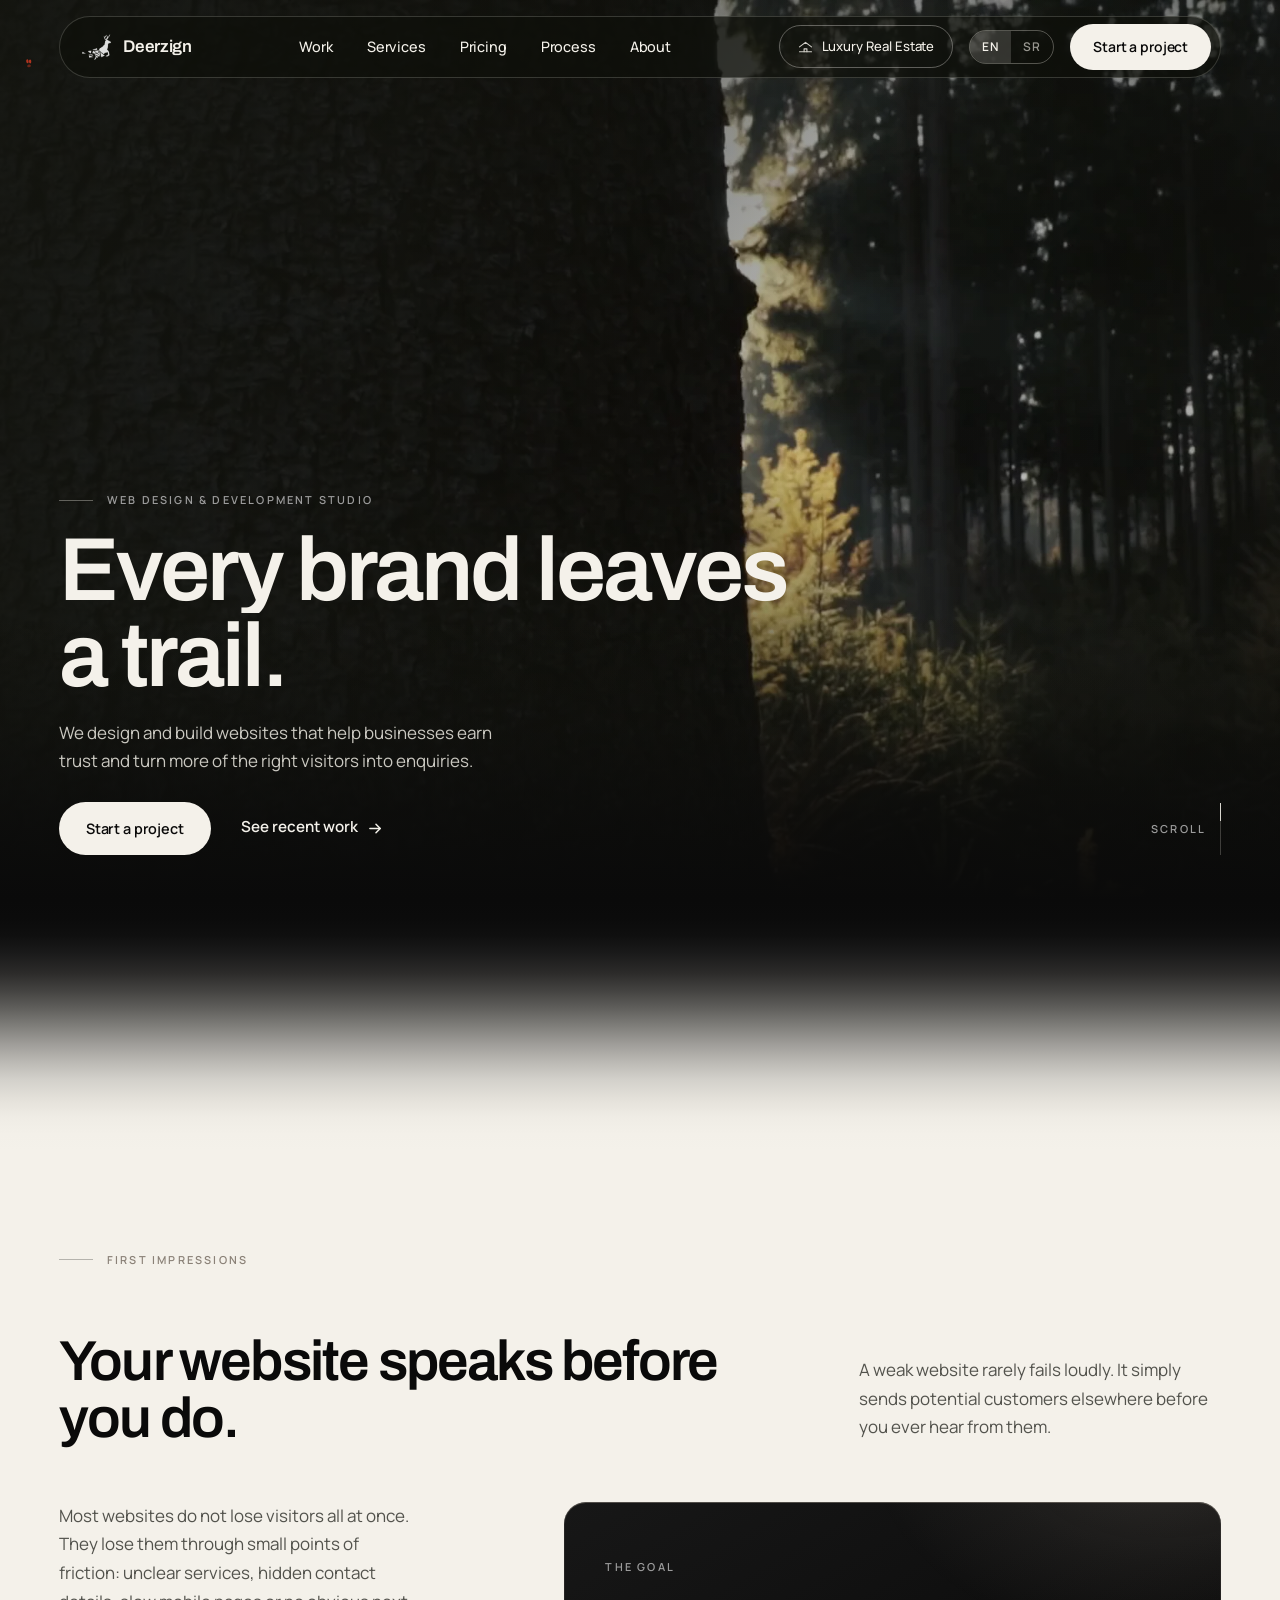
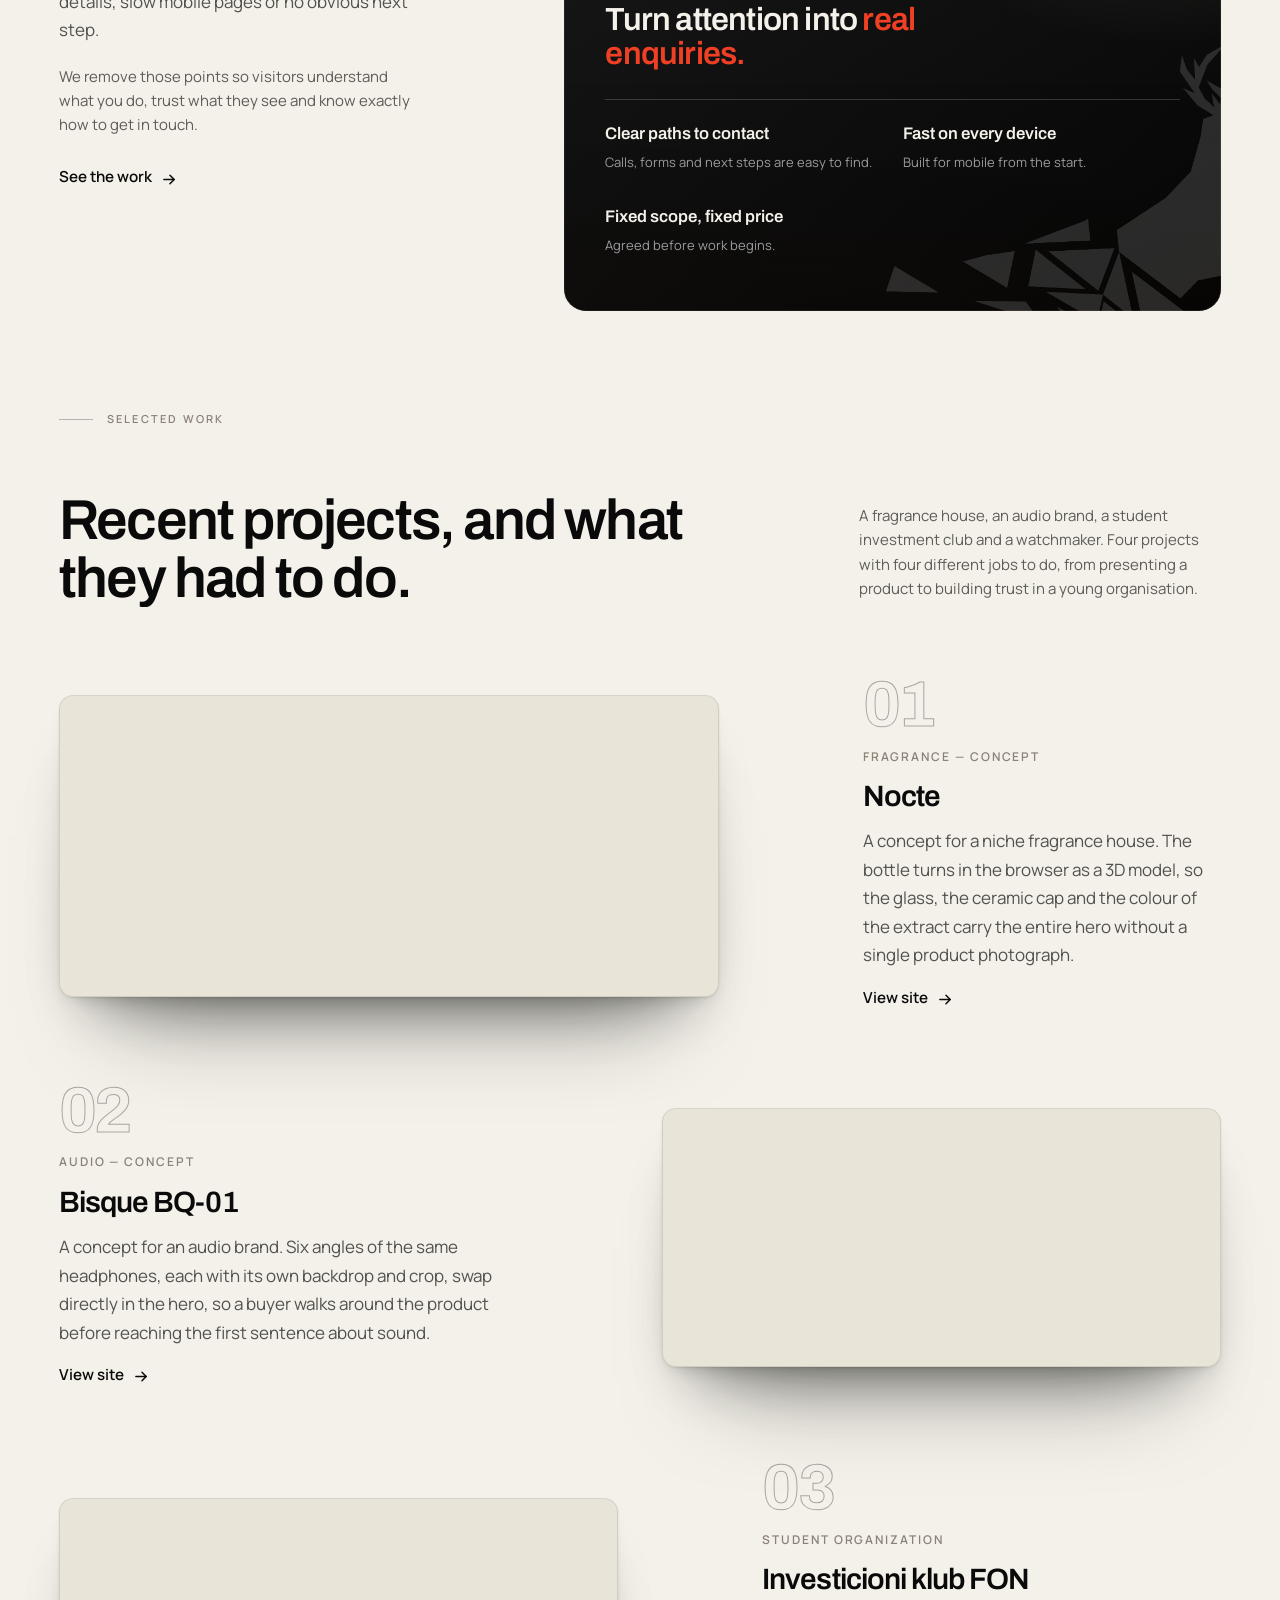
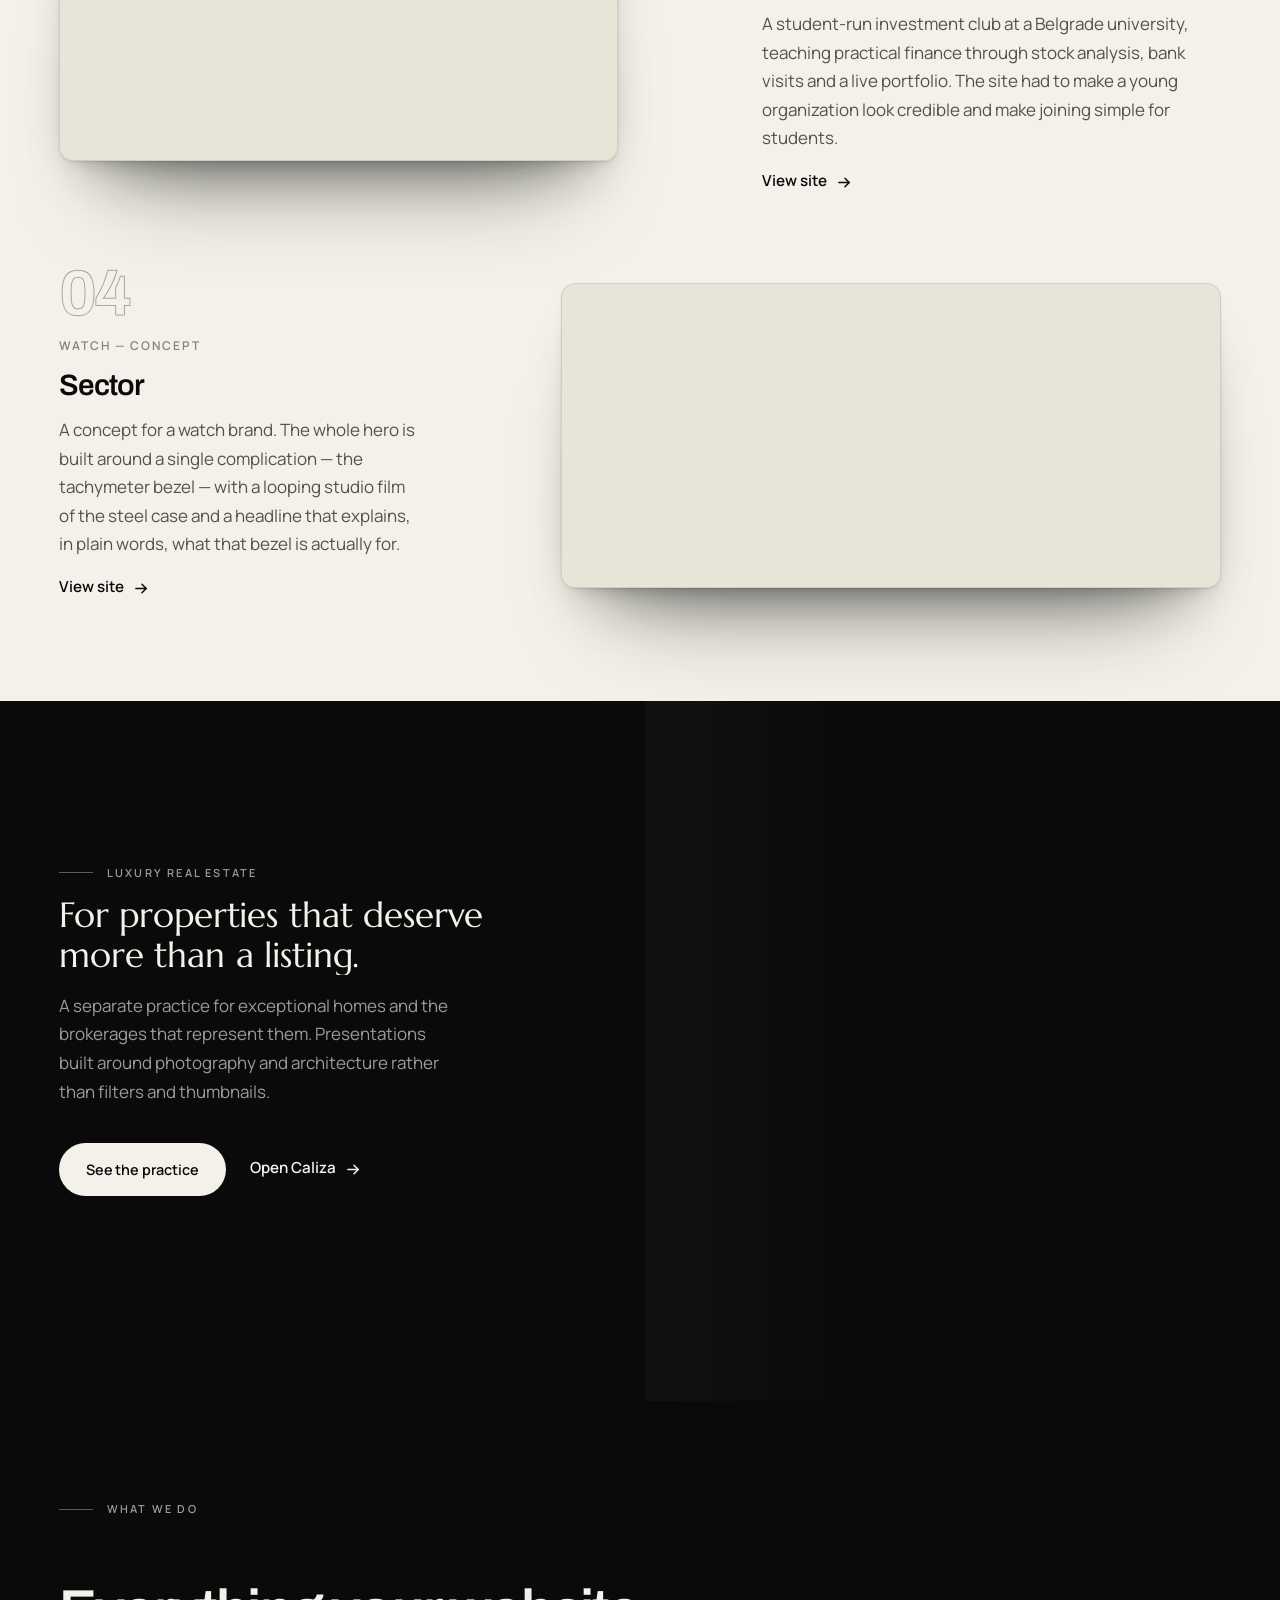
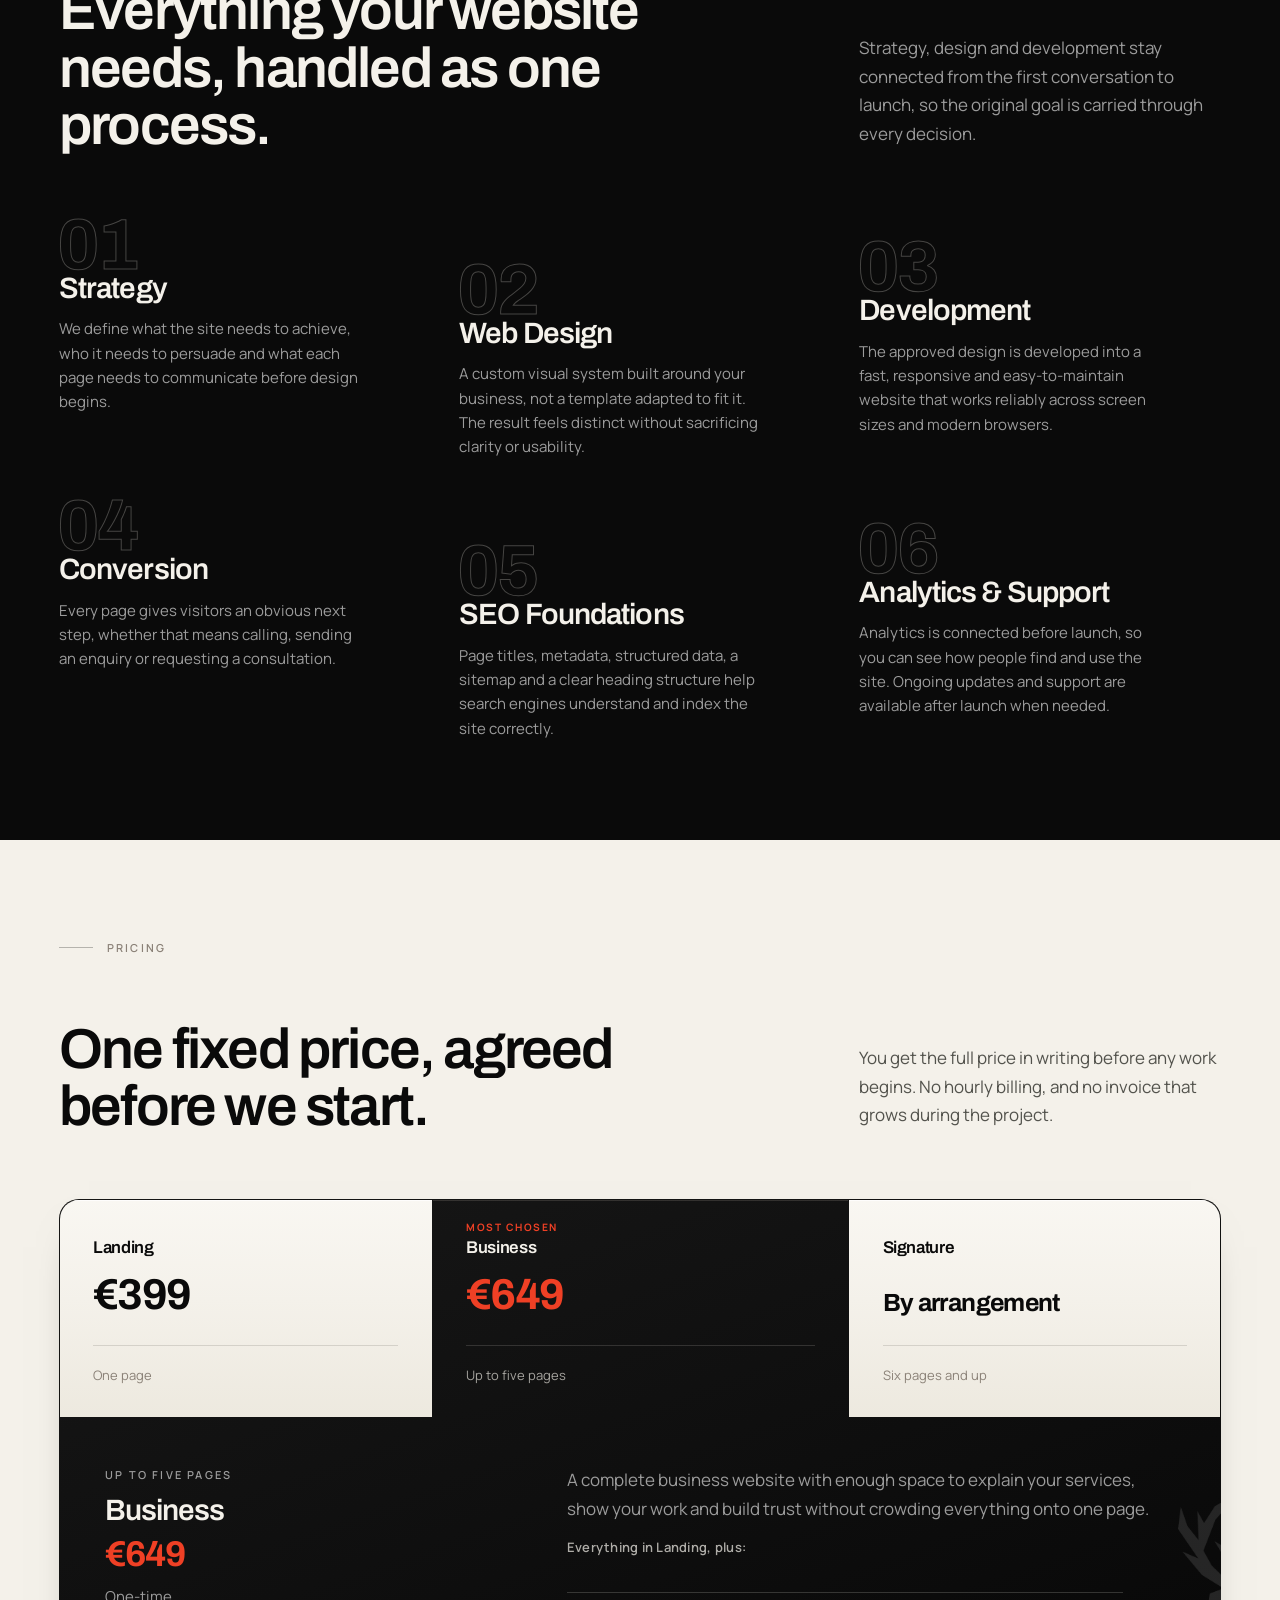
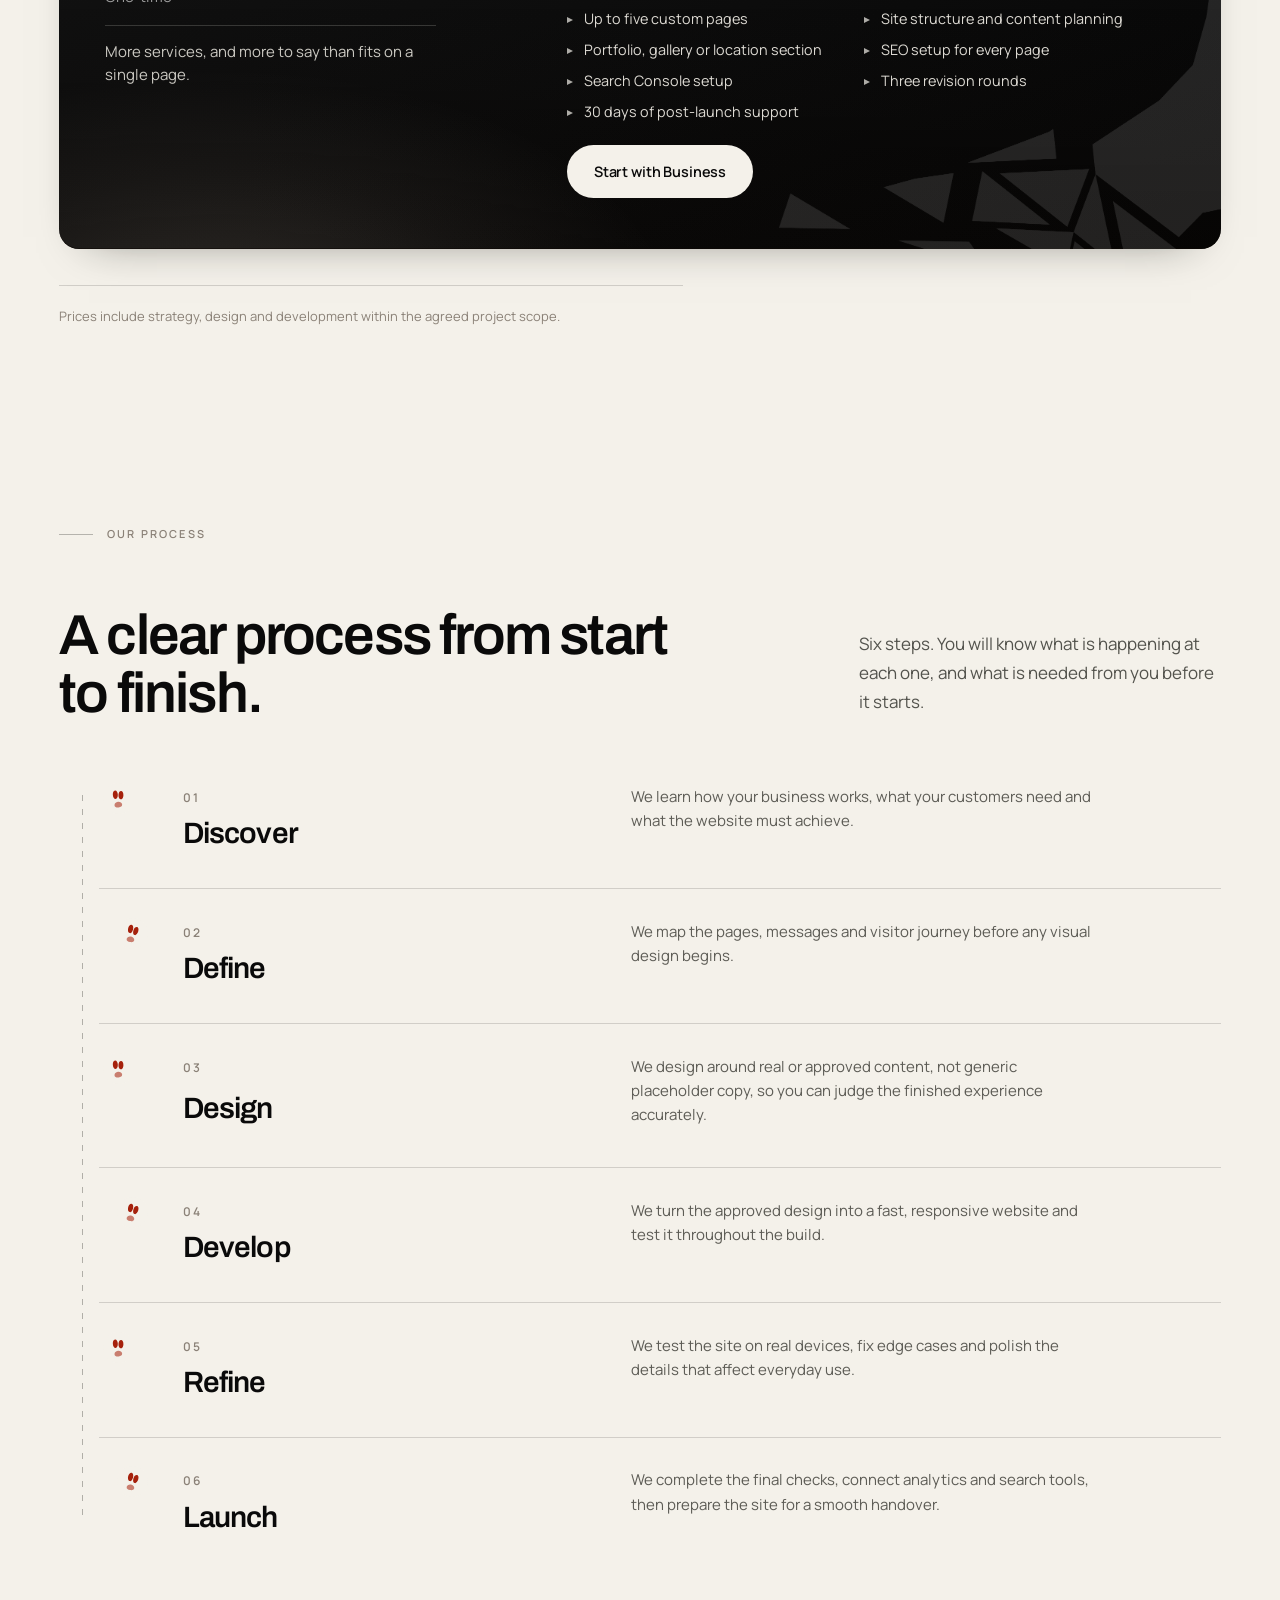
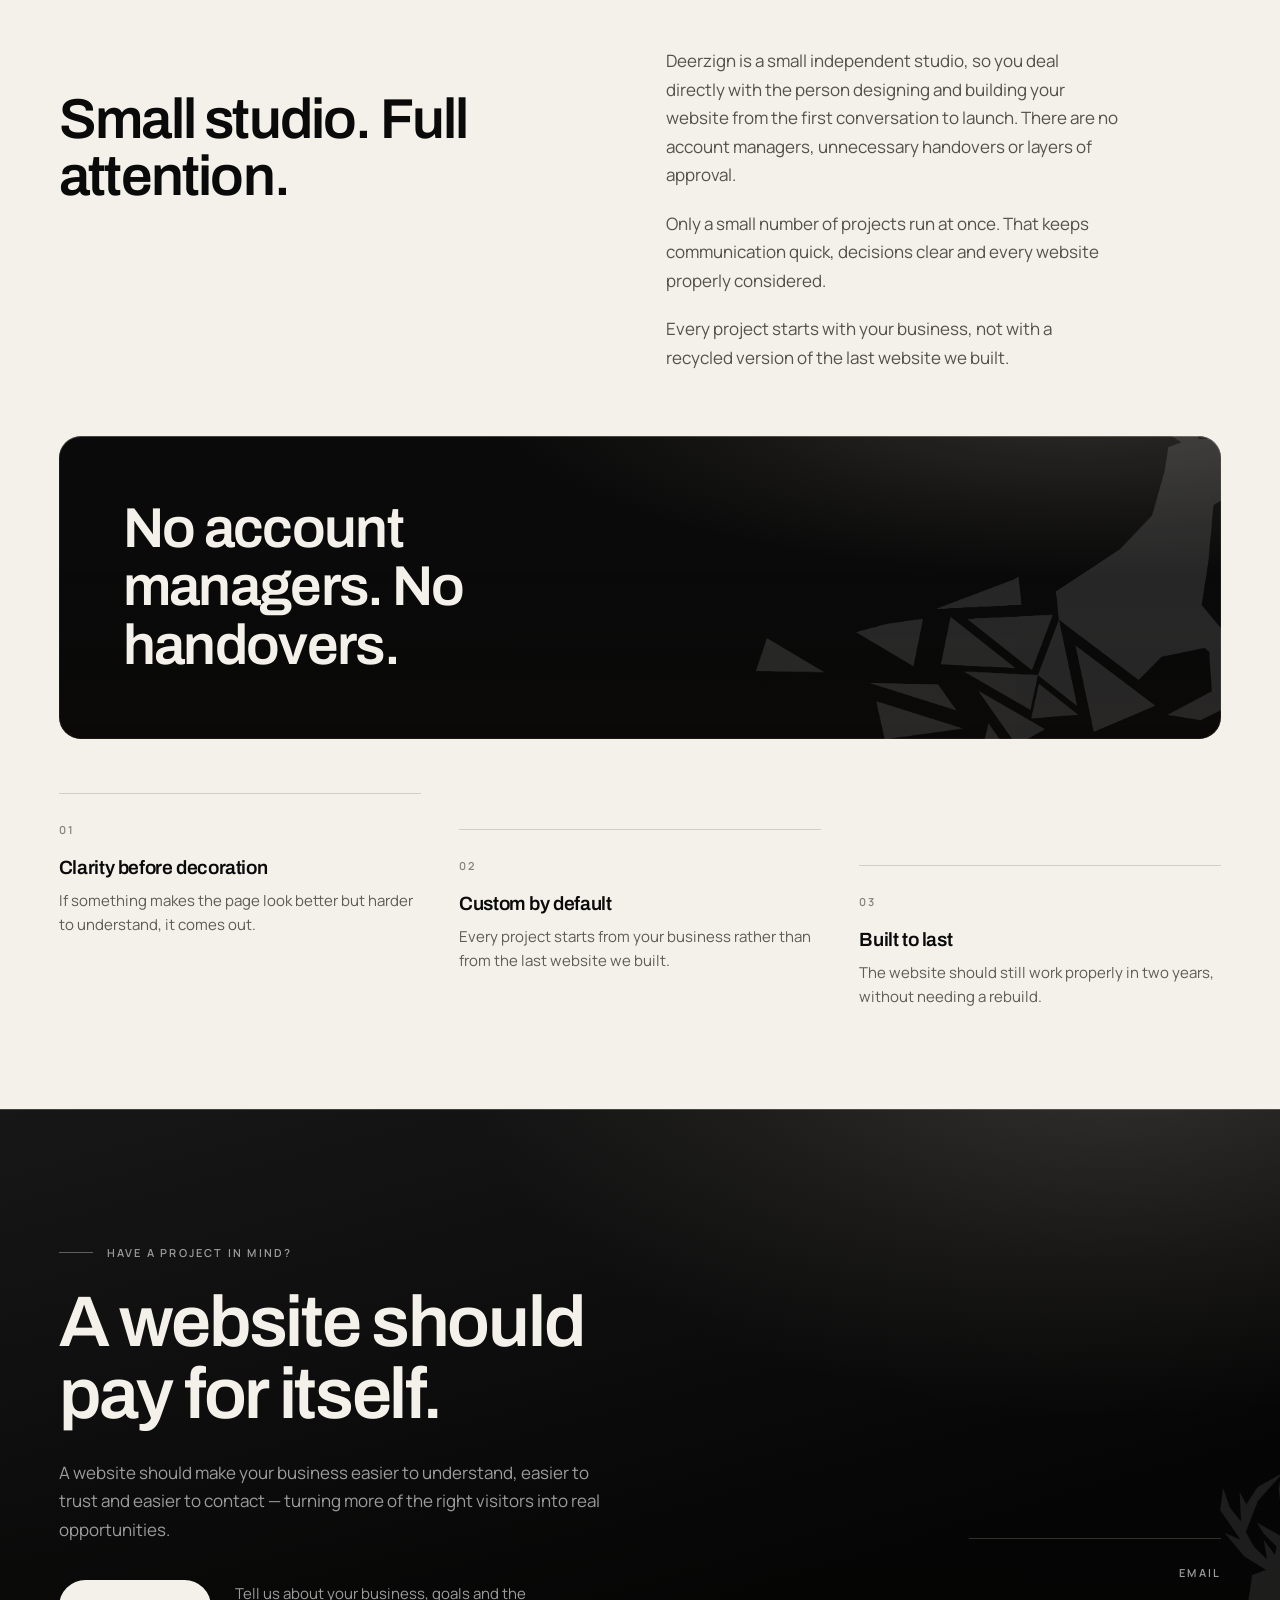
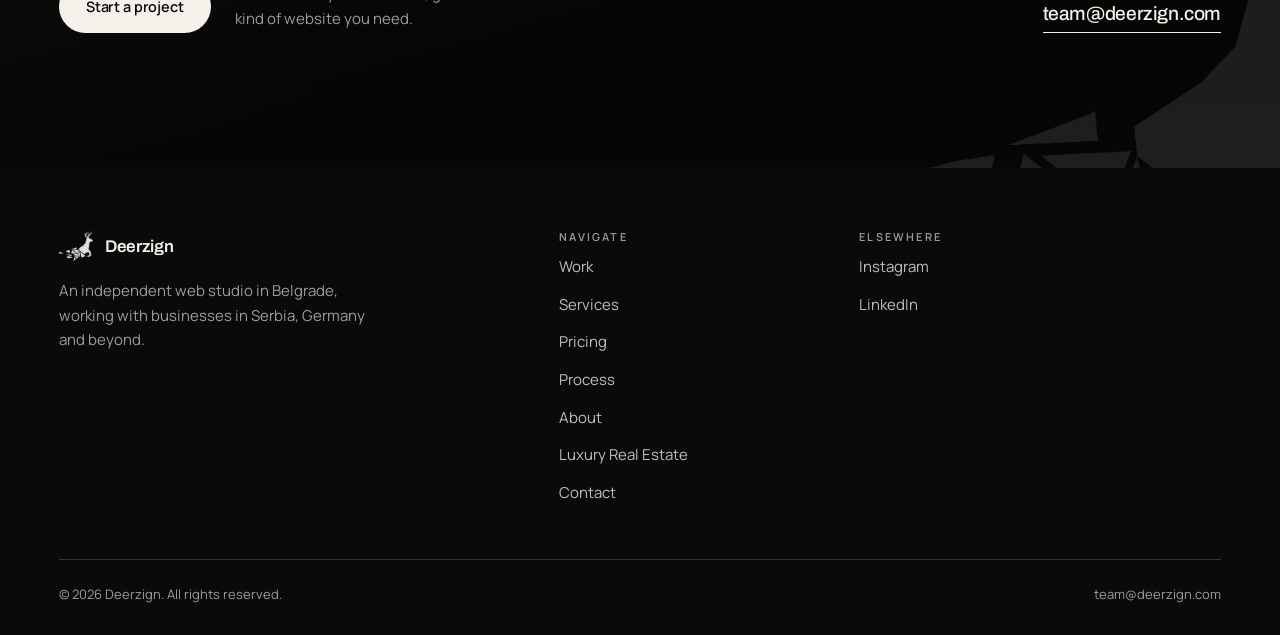
<file: sr.html>
<!doctype html>
<html lang="sr">
<head>
<meta charset="utf-8">
<meta name="viewport" content="width=device-width, initial-scale=1">
<title>Deerzign — Izrada web sajtova po fiksnoj ceni</title>
<meta name="description" content="Izrada web sajtova po fiksnoj ceni — Deerzign dizajnira i pravi sajtove koji firmu čine profesionalnijom i donose više pravih upita, bez naplate po satu.">
<meta name="theme-color" content="#14150F">
<link rel="icon" href="deer.png">
<link rel="canonical" href="https://www.deerzign.com/sr.html">
<link rel="alternate" hreflang="en" href="https://www.deerzign.com/">
<link rel="alternate" hreflang="sr" href="https://www.deerzign.com/sr.html">
<link rel="alternate" hreflang="x-default" href="https://www.deerzign.com/">

<meta property="og:type" content="website">
<meta property="og:title" content="Deerzign — Izrada web sajtova po fiksnoj ceni">
<meta property="og:description" content="Izrada web sajtova po fiksnoj ceni — Deerzign dizajnira i pravi sajtove koji firmu čine profesionalnijom i donose više pravih upita, bez naplate po satu.">
<meta property="og:site_name" content="Deerzign">
<meta property="og:locale" content="sr_RS">
<meta property="og:url" content="https://www.deerzign.com/sr.html">
<meta property="og:image" content="https://www.deerzign.com/og-image.jpg">
<meta property="og:image:width" content="1200">
<meta property="og:image:height" content="630">
<meta property="og:image:alt" content="Deerzign — Svaki brend ostavlja trag.">
<meta name="twitter:card" content="summary_large_image">
<meta name="twitter:title" content="Deerzign — Izrada web sajtova po fiksnoj ceni">
<meta name="twitter:description" content="Izrada web sajtova po fiksnoj ceni — Deerzign dizajnira i pravi sajtove koji firmu čine profesionalnijom i donose više pravih upita, bez naplate po satu.">
<meta name="twitter:image" content="https://www.deerzign.com/og-image.jpg">

<link rel="preconnect" href="https://fonts.googleapis.com">
<link rel="preconnect" href="https://fonts.gstatic.com" crossorigin>
<link href="https://fonts.googleapis.com/css2?family=Archivo:wght@400;500;600;700&family=Manrope:wght@400;500;600;700&family=Marcellus&display=swap" rel="stylesheet">

<!-- Meta Pixel Code -->
<script>
!function(f,b,e,v,n,t,s)
{if(f.fbq)return;n=f.fbq=function(){n.callMethod?
n.callMethod.apply(n,arguments):n.queue.push(arguments)};
if(!f._fbq)f._fbq=n;n.push=n;n.loaded=!0;n.version='2.0';
n.queue=[];t=b.createElement(e);t.async=!0;
t.src=v;s=b.getElementsByTagName(e)[0];
s.parentNode.insertBefore(t,s)}(window, document,'script',
'https://connect.facebook.net/en_US/fbevents.js');
fbq('init', '1056070890490241');
fbq('track', 'PageView');
</script>
<noscript><img height="1" width="1" style="display:none"
src="https://www.facebook.com/tr?id=1056070890490241&ev=PageView&noscript=1"
/></noscript>
<!-- End Meta Pixel Code -->

<script type="application/ld+json">
{"@context":"https://schema.org","@type":["Organization","ProfessionalService"],"name":"Deerzign","url":"https://www.deerzign.com/sr.html","image":"https://www.deerzign.com/og-image.jpg","description":"Deerzign dizajnira i pravi web sajtove koji firmu čine profesionalnijom i donose više pravih upita. Jedna fiksna cena, dogovorena pre početka rada.","email":"mailto:team@deerzign.com","slogan":"Svaki brend ostavlja trag.","priceRange":"€399+","knowsAbout":["Izrada web sajtova","Veb dizajn","Razvoj sajtova","Brend strategija","UX dizajn","SEO optimizacija"],"makesOffer":[{"@type":"Offer","name":"Landing","price":"399","priceCurrency":"EUR","description":"Sajt od jedne strane sa radom na strukturi i redosledu sadržaja, do šest sekcija, kontakt forma, SEO osnove i analitika, dve runde izmena."},{"@type":"Offer","name":"Poslovni sajt","price":"649","priceCurrency":"EUR","description":"Poslovni sajt sa više strana, do pet prilagođenih strana, planiranje strukture i sadržaja, SEO za svaku stranu, tri runde izmena."},{"@type":"Offer","name":"Signature","description":"Šest ili više prilagođenih strana, sadržaj koji menjate sami, integracije — cena po dogovoru.","priceSpecification":{"@type":"PriceSpecification","priceCurrency":"EUR","description":"Cena po dogovoru"}}],"logo":"https://www.deerzign.com/deer.png","address":{"@type":"PostalAddress","addressLocality":"Beograd","addressCountry":"RS"},"areaServed":["Srbija","Nemačka"],"contactPoint":{"@type":"ContactPoint","email":"team@deerzign.com","contactType":"customer service"}}
</script>

<style>
/* ============================================================
   TOKENS
   ============================================================ */
:root{
  --warm:#F4F1EA;
  --warm-2:#E9E4D8;
  --ink:#0A0A0A;
  --ink-2:#131313;
  /* Deep red, pushed for richness rather than brightness. The earlier pair sat
     at hue 15 with saturation .76 and lightness .56, which reads washed out -
     that much lightness turns red into salmon. These sit at hue 8 (true red,
     not orange) with saturation .86, and the dark-ground value gives up some
     lightness to get there. Floor on the dark value is 4.5:1 against --ink,
     because .btn-light:hover puts ink-coloured text directly on the accent;
     #EF4025 measures 5.12:1, so there is room. Paper value reads 6.6:1. */
  --forest:#A6210C;
  --ember-lit:#EF4025;
  --forest-deep:#0A0A0A;
  --brown:#8A8177;
  --text-dim:#7C766D;
  --line:rgba(10,10,10,.15);
  --line-lt:rgba(242,240,233,.18);

  --display:"Archivo",system-ui,-apple-system,"Segoe UI",sans-serif;
  --text:"Manrope",system-ui,-apple-system,"Segoe UI",sans-serif;

  --d1:clamp(2.6rem,7vw,6.25rem);
  --d2:clamp(2rem,4.4vw,3.9rem);
  --d3:clamp(1.45rem,2.3vw,2.1rem);
  --d4:clamp(1.15rem,1.5vw,1.4rem);

  --nav-h:62px;
  --nav-top:16px;
  --pad:clamp(1.25rem,4.6vw,4.5rem);
  --ease:cubic-bezier(.16,1,.3,1);
  /* the package swap: ease-OUT, so it answers the click on the first frame
     and then settles. A curve soft at both ends delayed the response by ~100ms,
     which reads as the page hanging, and the expo-out --ease is the opposite
     problem — it throws 60% of the move into the first 60ms. */
  --soft:cubic-bezier(.33,1,.68,1);
}

*,*::before,*::after{box-sizing:border-box}
html{scroll-behavior:smooth;-webkit-text-size-adjust:100%}
body{
  margin:0;background:var(--warm);color:var(--ink);
  font-family:var(--text);font-size:16px;line-height:1.6;
  -webkit-font-smoothing:antialiased;-moz-osx-font-smoothing:grayscale;
  overflow-x:clip;
}
img{max-width:100%;display:block}
a{color:inherit;text-decoration:none}
button{font:inherit;color:inherit;background:none;border:0;cursor:pointer}
h1,h2,h3,h4{font-family:var(--display);font-weight:600;margin:0;letter-spacing:-.032em;line-height:1}
p{margin:0}
ul{margin:0;padding:0;list-style:none}
::selection{background:var(--forest);color:var(--ink)}
:focus-visible{outline:2px solid var(--forest);outline-offset:4px;border-radius:2px}
.on-dark{--forest:var(--ember-lit)}
.on-dark :focus-visible{outline-color:var(--warm)}
[id]{scroll-margin-top:calc(var(--nav-h) + var(--nav-top) + 20px)}

.shell{width:100%;max-width:1480px;margin-inline:auto;padding-inline:var(--pad)}
.eyebrow{font-family:var(--text);font-size:.6875rem;font-weight:600;letter-spacing:.2em;text-transform:uppercase;color:var(--brown)}
.on-dark .eyebrow{color:var(--text-dim)}
.lead{font-size:clamp(1.0625rem,1.15vw,1.1875rem);line-height:1.68;color:rgba(20,21,15,.72)}
.on-dark .lead{color:var(--text-dim)}
.small{font-size:.9375rem;line-height:1.62;color:rgba(20,21,15,.68)}
.on-dark .small{color:var(--text-dim)}

.tag{display:flex;align-items:center;gap:14px}
.tag::before{content:"";width:34px;height:1px;background:rgba(20,21,15,.28);flex:none}
.on-dark .tag::before{background:rgba(244,241,233,.35)}

/* ---- buttons ---- */
.btn{
  display:inline-flex;align-items:center;justify-content:center;gap:10px;
  padding:14px 26px;border-radius:999px;font-size:.9rem;font-weight:600;
  letter-spacing:-.01em;transition:background .45s var(--ease),color .45s var(--ease),transform .45s var(--ease);
  border:1px solid transparent;white-space:nowrap;
}
.btn-light{background:var(--warm);color:var(--ink)}
.btn-light:hover{background:var(--forest);color:var(--ink)}
.btn-dark{background:var(--ink);color:var(--warm)}
/* warm, not ink: ink on the accent measures 2.68:1 and fails AA. This is the
   light-ground button, where --forest stays #A6210C; the on-dark buttons swap it
   for --ember-lit, which ink does clear. */
.btn-dark:hover{background:var(--forest);color:var(--warm)}
.btn-ghost{border-color:rgba(244,241,233,.4);color:var(--warm)}
.btn-ghost:hover{background:var(--warm);color:var(--ink)}

.arrow-link{display:inline-flex;align-items:center;gap:10px;font-weight:600;font-size:.95rem}
.arrow-link .ln{background-image:linear-gradient(currentColor,currentColor);background-repeat:no-repeat;background-size:0% 1px;background-position:0 100%;padding-bottom:3px;transition:background-size .55s var(--ease)}
.arrow-link:hover .ln,.arrow-link:focus-visible .ln{background-size:100% 1px}
.arrow-link svg{transition:transform .55s var(--ease)}
.arrow-link:hover svg{transform:translateX(5px)}

/* ============================================================
   NAV
   ============================================================ */
/* a bar that floats clear of the top edge rather than sitting on it */
.nav{
  position:fixed;inset:var(--nav-top) 0 auto 0;z-index:80;
  padding-inline:var(--pad);color:var(--warm);
  transition:color .5s var(--ease),transform .5s var(--ease);
}
.nav-in{
  display:flex;align-items:center;justify-content:space-between;gap:24px;
  max-width:1480px;margin-inline:auto;height:var(--nav-h);
  padding:0 9px 0 22px;border-radius:999px;
  /* solid, not blurred, while the video plays behind it — blurring a live
     video every frame is expensive and is what was causing the stutter */
  background:rgba(15,16,11,.72);
  border:1px solid var(--line-lt);
  transition:background .5s var(--ease),border-color .5s var(--ease),box-shadow .5s var(--ease);
}
.nav.scrolled{color:var(--ink)}
.nav.scrolled .nav-in{
  background:rgba(244,241,233,.94);border-color:rgba(20,21,15,.10);
  box-shadow:0 14px 40px -22px rgba(20,21,15,.5);
  /* cheap here — blurring the static page, not a playing video */
  -webkit-backdrop-filter:blur(18px);backdrop-filter:blur(18px);
}
.brand{display:flex;align-items:center;gap:12px}
.badge{
  width:36px;height:36px;border-radius:50%;flex:none;
  display:grid;place-items:center;background:var(--warm);color:var(--ink);
  transition:background .5s var(--ease),color .5s var(--ease);
}
.nav.scrolled .badge{background:var(--ink);color:var(--warm)}
.badge svg{width:19px;height:19px}
.brand-name{font-family:var(--display);font-weight:600;font-size:1.0625rem;letter-spacing:-.02em}

.nav-links{display:flex;align-items:center;gap:34px}
.nav-links a{font-size:.9rem;font-weight:500;letter-spacing:-.01em;position:relative;padding:4px 0}
.nav-links a::after{content:"";position:absolute;left:0;bottom:0;height:1px;width:100%;background:currentColor;
  transform:scaleX(0);transform-origin:left;transition:transform .5s var(--ease)}
.nav-links a:hover::after{transform:scaleX(1)}
.nav-actions{display:flex;align-items:center;gap:16px}
.nav-cta{padding:11px 22px;font-size:.875rem}
.nav .btn-light{background:var(--warm);color:var(--ink)}
.nav.scrolled .btn-light{background:var(--ink);color:var(--warm)}
.nav.scrolled .btn-light:hover{background:var(--forest);color:var(--warm)}

/* ---- language switch ---- */
.lang-switch{display:inline-flex;border:1px solid rgba(244,241,233,.3);border-radius:999px;overflow:hidden;flex:none;
  transition:border-color .5s var(--ease)}
.lang-switch button{padding:6px 12px;font-size:.75rem;font-weight:600;letter-spacing:.08em;color:inherit;
  opacity:.6;transition:opacity .3s var(--ease),background .3s var(--ease)}
.lang-switch button[aria-pressed="true"]{opacity:1;background:rgba(244,241,233,.16)}
.nav.scrolled .lang-switch{border-color:rgba(20,21,15,.2)}
.nav.scrolled .lang-switch button[aria-pressed="true"]{background:rgba(20,21,15,.08)}

/* the deer itself is the mark now — flat ink, inverted to warm over the video */
.brand-mark{height:26px;width:auto;display:block;filter:brightness(0) invert(1);
  transition:filter .5s var(--ease)}
.nav.scrolled .brand-mark{filter:none}
.burger{display:none;width:44px;height:44px;flex-direction:column;align-items:center;justify-content:center;gap:6px}
.burger span{display:block;width:22px;height:1.5px;background:currentColor;transition:transform .5s var(--ease),opacity .3s}
.nav.open .burger span:nth-child(1){transform:translateY(3.75px) rotate(45deg)}
.nav.open .burger span:nth-child(2){transform:translateY(-3.75px) rotate(-45deg)}

.sheet{
  position:fixed;inset:0;z-index:70;background:var(--ink);color:var(--warm);
  display:flex;flex-direction:column;justify-content:space-between;
  padding:calc(var(--nav-h) + var(--nav-top) + 40px) var(--pad) 44px;
  opacity:0;visibility:hidden;transform:translateY(-14px);
  transition:opacity .45s var(--ease),transform .45s var(--ease),visibility .45s;
}
.sheet.open{opacity:1;visibility:visible;transform:none}
.sheet a.sheet-link{font-family:var(--display);font-size:clamp(1.9rem,8vw,2.6rem);font-weight:600;letter-spacing:-.03em;padding:18px 0;border-bottom:1px solid var(--line-lt);display:block}
.sheet-foot{display:flex;flex-direction:column;gap:18px}

/* ============================================================
   HERO
   ============================================================ */
.hero{position:relative;min-height:100svh;display:flex;flex-direction:column;justify-content:flex-end;overflow:hidden;background:var(--ink);color:var(--warm)}
.hero-fallback{position:absolute;inset:0;
  background:url(hero-poster.webp) center/cover no-repeat,var(--ink)}
/* No cross-fade. The fallback under this element is the video's own first
   frame, so there is nothing to blend - and fading in a video that is already
   playing composites two different frames at part opacity, which looks like the
   hero going blurry and then sharpening on every refresh. */
.hero video{position:absolute;inset:0;width:100%;height:100%;object-fit:cover}
/* two passes: one weights the frame to the lower left so the type always
   holds, the other keeps the right side of the shot open */
/* The film has to lose its texture slowly. When it faded over ~90px the
   picture read as sliced off, and no amount of work on the ramp below fixed
   that — the eye catches where detail stops, not where brightness changes.
   Measured, texture now decays from st.dev 30 to 0.3 across ~275px. Sits at
   z-index 1, under .hero-in and .cue at 2, so it never touches the type. */
.hero::after{content:"";position:absolute;left:0;right:0;bottom:0;z-index:1;
  height:clamp(220px,32vh,440px);pointer-events:none;
  background:linear-gradient(to bottom,rgba(10,10,10,0) 0%,rgba(10,10,10,.28) 38%,rgba(10,10,10,.72) 72%,var(--ink) 100%)}
.hero-veil{position:absolute;inset:0;background:
  linear-gradient(to right,rgba(20,21,15,.80) 0%,rgba(20,21,15,.46) 36%,rgba(20,21,15,.04) 68%,rgba(20,21,15,.26) 100%),
  linear-gradient(to top,rgba(20,21,15,.80) 0%,rgba(20,21,15,.14) 50%,rgba(20,21,15,.46) 100%)}
.hero-in{position:relative;z-index:2;padding-bottom:clamp(2.25rem,5vh,3.5rem);padding-top:calc(var(--nav-h) + var(--nav-top) + 40px)}
.hero h1{font-size:var(--d1);line-height:.96;max-width:15ch;margin:18px 0 0;font-weight:600}
.hero .lead{color:rgba(244,241,233,.82);max-width:46ch;margin-top:20px}
.hero-actions{display:flex;flex-wrap:wrap;align-items:center;gap:14px 30px;margin-top:26px}
.cue{position:absolute;right:var(--pad);bottom:clamp(2.25rem,5vh,3.5rem);z-index:2;display:flex;align-items:center;gap:14px;color:var(--text-dim)}
.cue .rail{position:relative;display:block;width:1px;height:52px;background:rgba(244,241,233,.22);overflow:hidden}
.cue .rail::after{content:"";position:absolute;left:0;width:1px;height:18px;background:rgba(244,241,233,.85);animation:trace 2.8s var(--ease) infinite}
@keyframes trace{0%{transform:translateY(-20px)}100%{transform:translateY(56px)}}

/* the dark film dissolves into the page — no pinning, no jump */
.dissolve{position:relative;overflow:hidden;height:clamp(210px,28vh,360px);
  /* smoothstep, not linear. A straight ramp holds a constant slope and then
     drops it to zero the instant it reaches --warm; the eye reads that kink as
     a bright line across the page (Mach band) even though no pixel there is
     lighter than the paper. These stops follow smootherstep 6t^5-15t^4+10t^3,
     whose first AND second derivative are zero at both ends, so the ramp settles
     into the paper with no corner for the eye to catch. Measured slope just
     before the join: 0.95/px linear, 0.36 with plain smoothstep, 0.11 here. */
  background:linear-gradient(to bottom,
    var(--ink) 0%,#0B0B0B 7%,#0F0F0F 14%,#1A1A1A 21%,#2C2B2A 29%,#444341 36%,
    #605F5C 43%,#7F7E7A 50%,#9E9C98 57%,#BAB8B3 64%,#D2D0CA 71%,#E4E1DA 79%,
    #EFECE5 86%,#F3F0E9 93%,var(--warm) 100%)}


/* ============================================================
   SECTIONS
   ============================================================ */
section{position:relative}
.band{padding-block:clamp(4.5rem,11vh,8.5rem)}
.band-warm{background:var(--warm)}
.band-dark{background:var(--ink);color:var(--warm)}
.band-forest{background:linear-gradient(165deg,#171717 0%,#050505 68%);color:var(--warm)}

/* ---- glass on the forest surfaces ------------------------------------------
   The four green panels are lit as one: the same cool reflection colour, the
   same softness, a lit top edge and a base that falls away into shadow. What
   differs per panel is where the reflection lands, because each has its empty
   quarter somewhere else — and it has to land there. --text-dim on this green
   only clears AA by a hair (~4.7:1), so a highlight sitting under a small label
   would push it under; the reflection models the surface, it never washes up a
   type background. Verified against the ink boxes, not the element boxes. */
.band-forest,.intro-panel,.stage,.quote{isolation:isolate}
.band-forest::before,.intro-panel::before,.stage::before,.quote::before,
.band-forest::after,.intro-panel::after,.stage::after,.quote::after{
  content:"";position:absolute;inset:0;z-index:-1;pointer-events:none;border-radius:inherit}

/* shared: the base deepens toward the foot — widening the tonal range is what
   takes a surface off matte, and it only ever helps the type sitting on it */
.band-forest::before,.intro-panel::before,.stage::before,.quote::before{
  background-repeat:no-repeat;
  background-image:linear-gradient(180deg,rgba(255,255,255,0) 44%,rgba(14,8,4,.22) 100%)}

/* the key reflection, dropped into each panel's own void */
.band-forest::before,.quote::before{
  background-image:
    radial-gradient(66% 74% at 88% -12%,rgba(242,226,208,.17) 0%,rgba(242,226,208,.055) 48%,rgba(242,226,208,0) 80%),
    linear-gradient(180deg,rgba(255,255,255,0) 44%,rgba(14,8,4,.22) 100%)}
.intro-panel::before{
  background-image:
    radial-gradient(58% 66% at 92% -16%,rgba(242,226,208,.15) 0%,rgba(242,226,208,.05) 48%,rgba(242,226,208,0) 80%),
    linear-gradient(180deg,rgba(255,255,255,0) 44%,rgba(14,8,4,.22) 100%)}
/* the pricing stage carries body copy across its whole top edge, so here the
   light pools in the empty lower left instead */
.stage::before{
  background-image:
    radial-gradient(50% 74% at 14% 116%,rgba(242,226,208,.15) 0%,rgba(242,226,208,.05) 46%,rgba(242,226,208,0) 78%),
    linear-gradient(180deg,rgba(255,255,255,0) 44%,rgba(14,8,4,.22) 100%)}

/* the two edges where a real pane gives itself away */
.band-forest::after,.intro-panel::after,.stage::after,.quote::after{
  box-shadow:inset 0 1px 0 rgba(248,234,216,.20),inset 0 -1px 0 rgba(14,8,4,.55)}
/* the rounded panels also catch a faint rim right around the glass edge */
.intro-panel::after,.stage::after,.quote::after{
  box-shadow:inset 0 0 0 1px rgba(248,234,216,.07),inset 0 1px 0 rgba(248,234,216,.20),inset 0 -1px 0 rgba(14,8,4,.55)}
/* once the CTA stacks, its copy runs the full width and the top right stops
   being empty — the light moves to the foot, which is the void at this size */
@media (max-width:860px){
  .band-forest::before{
    background-image:
      radial-gradient(78% 52% at 88% 116%,rgba(242,226,208,.16) 0%,rgba(242,226,208,.05) 46%,rgba(242,226,208,0) 78%),
      linear-gradient(180deg,rgba(255,255,255,0) 44%,rgba(14,8,4,.22) 100%)}
}

.head{display:grid;grid-template-columns:repeat(12,1fr);gap:clamp(24px,3vw,48px);align-items:end}
.head h2{font-size:var(--d2);grid-column:span 7;line-height:1.02}
.head .head-note{grid-column:9 / span 4;padding-bottom:6px}
.head .tag{grid-column:1 / -1;margin-bottom:26px}

/* ---- intro ---- */
.intro-grid{display:grid;grid-template-columns:repeat(12,1fr);gap:clamp(28px,4vw,64px);margin-top:clamp(2.75rem,6vh,4.5rem);align-items:start}
.intro-copy{grid-column:span 4;display:flex;flex-direction:column;gap:20px}
.intro-panel{grid-column:6 / span 7;position:relative;overflow:hidden;border-radius:22px;
  padding:clamp(30px,3.2vw,52px);min-height:clamp(300px,32vw,440px);
  display:flex;flex-direction:column;justify-content:center;gap:clamp(22px,3vh,36px);
  background:linear-gradient(150deg,#171717 0%,#050505 100%)}
.intro-panel .deer-mark{position:absolute;right:-9%;bottom:-16%;width:60%;opacity:.16;filter:brightness(0) invert(1)}
.intro-panel > *{position:relative;z-index:1}
.intro-statement{font-family:var(--display);font-weight:600;color:var(--warm);
  font-size:clamp(1.55rem,2.5vw,2.35rem);line-height:1.08;letter-spacing:-.025em;max-width:19ch}
.intro-statement em{font-style:normal;color:var(--forest)}
.stat-row{display:flex;gap:clamp(16px,2.4vw,36px);flex-wrap:wrap;
  padding-top:clamp(18px,2.4vh,26px);border-top:1px solid var(--line-lt)}
.stat-row div{display:flex;flex-direction:column;gap:4px}
.stat-row b{font-family:var(--display);font-size:1.05rem;font-weight:600;color:var(--warm)}
.stat-row span{font-size:.8125rem;color:var(--text-dim)}

/* ---- work screenshots: no mat, no browser chrome — each shot is a glazed plate
       lying on the paper, held there by shadow rather than by a container ---- */
.plate{position:relative;border-radius:14px;overflow:hidden;isolation:isolate;background:var(--warm-2);
  /* contact, ambient and long throw, all tinted with the page ink so the shadow stays in the palette */
  box-shadow:
    0 1px 2px rgba(21,24,21,.10),
    0 10px 18px -12px rgba(21,24,21,.26),
    0 34px 52px -30px rgba(21,24,21,.40),
    0 76px 96px -64px rgba(21,24,21,.52);
  transition:transform 1.1s var(--ease),box-shadow 1.1s var(--ease)}
.plate img{width:100%;height:auto;display:block}
/* the glaze: a hairline rim so pale screenshots keep an edge against the paper,
   and a single lit pixel along the top where glass would catch the room */
.plate::before{content:"";position:absolute;inset:0;z-index:2;pointer-events:none;border-radius:inherit;
  box-shadow:inset 0 0 0 1px rgba(21,24,21,.11),inset 0 1px 0 rgba(255,255,255,.30)}
/* the sheen: one specular band parked off the left edge, drawn across on hover.
   travel is transform-only so the sweep never touches layout */
.plate::after{content:"";position:absolute;top:-60%;bottom:-60%;left:0;width:38%;z-index:3;pointer-events:none;
  transform:translateX(-160%) skewX(-14deg);opacity:0;
  /* the band dips slightly dark before and after the bright core, the way glass refracts —
     without those flanks the sweep is invisible on the pale screenshots */
  background:linear-gradient(100deg,
    rgba(255,255,255,0) 0%,
    rgba(21,24,21,.055) 30%,
    rgba(255,255,255,.12) 43%,
    rgba(255,255,255,.36) 50%,
    rgba(255,255,255,.12) 57%,
    rgba(21,24,21,.055) 70%,
    rgba(255,255,255,0) 100%)}
@keyframes sheen{
  0%{opacity:0;transform:translateX(-160%) skewX(-14deg)}
  14%{opacity:1}
  100%{opacity:0;transform:translateX(345%) skewX(-14deg)}}
/* ---- work ---- */
.work-item{margin-top:clamp(3.5rem,8vh,7rem);display:grid;grid-template-columns:repeat(12,1fr);gap:clamp(24px,3.4vw,56px);align-items:center}
.work-visual{position:relative}
.work-meta{display:flex;flex-direction:column;gap:16px;align-items:flex-start}
.work-index{font-family:var(--display);font-size:clamp(2.6rem,5vw,4.25rem);font-weight:700;line-height:.8;letter-spacing:-.04em;
  -webkit-text-stroke:1px rgba(20,21,15,.34);color:transparent}
.work-item h3{font-size:var(--d3)}
.work-cat{font-size:.75rem;font-weight:600;letter-spacing:.16em;text-transform:uppercase;color:var(--brown)}
/* on hover the plate lifts off the paper and the sheen crosses it once */
.work-item:hover .plate{transform:translateY(-7px);
  box-shadow:
    0 1px 2px rgba(21,24,21,.10),
    0 14px 24px -14px rgba(21,24,21,.28),
    0 44px 64px -32px rgba(21,24,21,.44),
    0 96px 118px -70px rgba(21,24,21,.56)}
.work-item:hover .plate::after{animation:sheen 1.4s var(--ease)}

/* ---- services: a typographic grid, deliberately unlike the process trail —
   no rows, no rules, the outlined numeral carries the composition ---- */
.svc{display:grid;grid-template-columns:repeat(3,1fr);
  gap:clamp(30px,4.4vh,58px) clamp(24px,3vw,52px);
  margin-top:clamp(3rem,7vh,5rem)}
.svc-cell{position:relative;padding-top:clamp(42px,4.4vw,66px)}
/* a descending stagger so the six read as a composition, not a table */
.svc-cell:nth-child(3n+2){margin-top:clamp(0px,5vh,52px)}
.svc-cell:nth-child(3n+3){margin-top:clamp(0px,2.5vh,26px)}
.svc-num{position:absolute;top:0;left:-2px;font-family:var(--display);
  font-size:clamp(3.2rem,5.6vw,5.4rem);font-weight:700;line-height:.78;letter-spacing:-.045em;
  color:transparent;-webkit-text-stroke:1px rgba(244,241,233,.26);
  transition:color .6s var(--ease),-webkit-text-stroke-color .6s var(--ease)}
.svc-cell:hover .svc-num{color:rgba(239,64,37,.72);-webkit-text-stroke-color:rgba(244,241,233,.45)}
.svc-cell h3{font-size:var(--d3);letter-spacing:-.03em}
.svc-cell p{margin-top:14px;max-width:34ch}

/* ---- pricing: three tiers on one line, then a dark stage showing the
   selected one in full. The carry line inside each card ("everything in X,
   plus") does the comparing, so only one card is on screen at a time.
   Radio inputs drive it — works with no JS, arrow keys move between tiers. */
/* The ink is painted once, on the wrapper, and the tab strip and panel are
   both transparent over it — so the lit tab and the panel below are literally
   the same gradient rather than two blacks that have to be kept in step.
   Unselected tabs are opaque paper and mask it off. */
.ladder{margin-top:clamp(3rem,7vh,5.5rem);position:relative;
  border-radius:20px;
  background:linear-gradient(160deg,#171717 0%,#050505 100%);
  box-shadow:0 18px 44px -30px rgba(20,21,15,.55)}
.ladder-pick{position:absolute;width:1px;height:1px;opacity:0;pointer-events:none;margin:0}

/* The three tiers are one strip cut into three tabs, sitting directly on top of
   the dark panel. The selected tab fills with the panel's own ink and loses the
   line between them, so the tab and the detail below read as a single object —
   that is what says "this opened because you pressed that", without an arrow or
   a caption having to announce it. Widths are 1 / 1.12 / 1 so the strip is not
   three identical boxes; the middle one carries an extra line and gets the room. */
.tiers{display:grid;grid-template-columns:1fr 1.12fr 1fr;
  border:1px solid rgba(20,21,15,.20);border-bottom:0;border-radius:20px 20px 0 0;overflow:hidden}
/* the flag line is reserved on all three, filled on one — so the three names
   sit on one baseline whether or not a tier carries a flag */
.tier{position:relative;display:flex;flex-direction:column;gap:0;cursor:pointer;
  min-height:clamp(190px,17vw,236px);
  padding:clamp(30px,3vw,42px) clamp(22px,2.6vw,38px) clamp(24px,2.6vw,34px);
  /* Paper, lit from above — the same way the plates in Work are rendered. The
     panel below is a real surface; leaving the light half as one flat fill is
     what made the strip read as half-finished. */
  background:transparent;
  box-shadow:inset 0 1px 0 rgba(248,234,216,.14);
  transition:color .26s var(--soft)}
/* the paper is a layer that fades, not a background that swaps. ::before rather
   than ::after so it paints behind the label's own content in DOM order. */
.tier::before{content:"";position:absolute;inset:0;pointer-events:none;
  background:linear-gradient(180deg,#F9F7F2 0%,var(--warm) 46%,#EDE9DF 100%);
  box-shadow:inset 0 1px 0 rgba(255,255,255,.8);
  transition:opacity .26s var(--soft),background .3s var(--ease)}
/* static text paints under positioned boxes, so the three lines have to be
   lifted or the paper layer would cover them */
.tier-name,.tier-cost,.tier-hint{position:relative}
.tier + .tier{border-left:1px solid rgba(20,21,15,.20)}
.tier:hover::before{background:linear-gradient(180deg,#FFFDF9 0%,#F8F5EF 46%,#F0ECE3 100%)}
/* a kicker sitting just above the name, in the same micro-register the Work
   categories use — as a loose red note it read as an afterthought. It is only
   ~14px of reserved space now: at the old 44-64px, the two tabs without a flag
   opened with a large unexplained void. */
.tier-flag{position:absolute;top:clamp(14px,1.5vw,20px);left:clamp(22px,2.6vw,38px);right:14px;
  font-family:var(--text);font-size:.6375rem;font-weight:700;
  letter-spacing:.15em;text-transform:uppercase;color:var(--forest);
  transition:color .4s var(--ease)}
.tier-name{font-family:var(--display);font-size:1.0625rem;font-weight:600;letter-spacing:-.02em;
  color:var(--ink);line-height:1.15;transition:color .4s var(--ease)}
/* the price box keeps one height across all three whatever it holds, so the
   hint lines below stay on a single line — "Po dogovoru" is set smaller and
   dropped to the same baseline rather than being allowed to push its row up */
.tier-cost{display:flex;align-items:flex-end;
  min-height:clamp(1.9rem,3.4vw,2.7rem);
  font-family:var(--display);font-size:clamp(1.9rem,3.4vw,2.7rem);font-weight:700;line-height:1;
  /* the two figures are read against each other, so the digits are set on one
     width — 399 and 649 line up rather than drifting by a few pixels */
  font-variant-numeric:tabular-nums;
  letter-spacing:-.038em;color:var(--ink);margin-top:clamp(10px,1.2vw,15px);transition:color .4s var(--ease)}
.tier-cost.is-text{font-size:clamp(1.15rem,2vw,1.55rem);letter-spacing:-.025em}
/* pushed to the foot of the tab and given a rule, so the three hints sit on one
   line along the bottom of the strip and each tab has an internal structure
   instead of three items stacked in the middle. The rule is the same device the
   panel uses under its own lead line. */
.tier-hint{font-size:.8125rem;line-height:1.4;color:var(--brown);
  margin-top:auto;padding-top:clamp(14px,1.6vw,20px);
  border-top:1px solid rgba(20,21,15,.13);
  transition:color .4s var(--ease),border-color .4s var(--ease)}

/* the lit tab simply stops covering the wrapper's ink, so it is the panel's
   own surface carried upward — not a second black matched to it by hand */
#t-landing:checked ~ .tiers [for="t-landing"]::before,
#t-poslovni:checked ~ .tiers [for="t-poslovni"]::before,
#t-signature:checked ~ .tiers [for="t-signature"]::before{opacity:0}
#t-landing:checked ~ .tiers [for="t-landing"] .tier-name,
#t-poslovni:checked ~ .tiers [for="t-poslovni"] .tier-name,
#t-signature:checked ~ .tiers [for="t-signature"] .tier-name,
#t-landing:checked ~ .tiers [for="t-landing"] .tier-cost,
#t-poslovni:checked ~ .tiers [for="t-poslovni"] .tier-cost,
#t-signature:checked ~ .tiers [for="t-signature"] .tier-cost{color:var(--warm)}
#t-poslovni:checked ~ .tiers [for="t-poslovni"] .tier-flag{color:var(--ember-lit)}
/* the price of the tier being pointed at carries the same red as its flag, so
   the two read as one mark instead of a label and an unrelated number. Paper
   takes the deep brand red (6.55:1); the lit tab has to take the ember value —
   the deep one measures 2.45:1 on that ink and would sink into it. */
.tiers [for="t-poslovni"] .tier-cost{color:var(--forest)}
#t-poslovni:checked ~ .tiers [for="t-poslovni"] .tier-cost{color:var(--ember-lit)}
/* and the same figure repeated in the panel below takes the same red — the tab
   and the panel are one object, so the one number appearing twice in two
   colours was the part that looked wrong. The card only renders when its own
   tier is picked, so no :checked guard is needed here. */
.stage .card[data-tier="poslovni"] .card-price{color:var(--ember-lit)}
#t-landing:checked ~ .tiers [for="t-landing"] .tier-hint,
#t-poslovni:checked ~ .tiers [for="t-poslovni"] .tier-hint,
#t-signature:checked ~ .tiers [for="t-signature"] .tier-hint{
  color:rgba(244,241,233,.66);border-top-color:rgba(244,241,233,.15)}
/* the divider next to a dark tab would cut across the join — take it out on
   both sides of whichever tab is lit */
#t-landing:checked ~ .tiers [for="t-landing"] + .tier,
#t-poslovni:checked ~ .tiers [for="t-poslovni"],
#t-poslovni:checked ~ .tiers [for="t-poslovni"] + .tier,
#t-signature:checked ~ .tiers [for="t-signature"]{border-left-color:transparent}
/* the input sits off-screen, so its focus ring is drawn on the label */
#t-landing:focus-visible ~ .tiers [for="t-landing"],
#t-poslovni:focus-visible ~ .tiers [for="t-poslovni"],
#t-signature:focus-visible ~ .tiers [for="t-signature"]{outline:2px solid var(--forest);outline-offset:-3px}

/* the stage — the panel the selected tab opens into. Transparent: the ink it
   shows is the wrapper's, the same one the lit tab shows, so the two are one
   continuous surface with no seam to line up */
.stage{position:relative;overflow:hidden;border-radius:0 0 20px 20px;color:var(--warm);
  margin-top:0;
  padding:clamp(30px,3.8vw,56px) clamp(28px,3.6vw,52px) clamp(32px,4vw,58px);
  background:transparent;display:grid}
/* the shared panel rim would draw a hairline across the join — only the foot
   of the panel keeps its edge */
.stage::after{box-shadow:inset 0 -1px 0 rgba(14,8,4,.55)}
.stage .deer-mark{position:absolute;right:-8%;bottom:-22%;width:46%;opacity:.13;filter:brightness(0) invert(1);pointer-events:none}
.card{grid-area:1 / 1;display:grid;position:relative;z-index:1;
  grid-template-columns:repeat(12,1fr);
  gap:18px clamp(20px,3vw,48px);align-items:start;
  /* visibility, not display: it still drops the hidden cards out of the tab
     order and the accessibility tree, but it can be transitioned */
  opacity:0;visibility:hidden;pointer-events:none;
  transition:opacity .26s var(--soft),visibility .26s}
/* the two columns still arrive one behind the other, now on every switch
   rather than only on first paint */
.card > *{opacity:0;transform:translateY(8px);
  transition:opacity .3s var(--soft),transform .3s var(--soft)}
.card > .card-body{transition-delay:.045s}
#t-landing:checked ~ .stage .card[data-tier="landing"],
#t-poslovni:checked ~ .stage .card[data-tier="poslovni"],
#t-signature:checked ~ .stage .card[data-tier="signature"]{
  opacity:1;visibility:visible;pointer-events:auto}
#t-landing:checked ~ .stage .card[data-tier="landing"] > *,
#t-poslovni:checked ~ .stage .card[data-tier="poslovni"] > *,
#t-signature:checked ~ .stage .card[data-tier="signature"] > *{opacity:1;transform:none}
.card-lead{grid-column:1 / span 4;display:flex;flex-direction:column;gap:12px}
.card-lead h3{font-size:var(--d3)}
.card-price{font-family:var(--display);font-size:clamp(1.9rem,2.8vw,2.6rem);font-weight:700;letter-spacing:-.03em;line-height:1}
.card-price.is-text{font-size:clamp(1.2rem,1.8vw,1.5rem)}
.card-for{font-size:.9375rem;line-height:1.55;color:rgba(244,241,233,.82);
  border-top:1px solid var(--line-lt);padding-top:14px;margin-top:4px}
.card-body{grid-column:6 / span 7;display:flex;flex-direction:column;align-items:flex-start;gap:14px}
/* this line is what makes the ladder readable ("everything in X, plus"), so it
   has to clear AA at 13px — --text-dim measures 4.46:1 against the panel's
   lighter top edge, which is just under */
.card-carry{font-size:.8125rem;font-weight:600;letter-spacing:.02em;color:rgba(244,241,233,.70)}
.card .btn{margin-top:8px}
.pricing-note{margin-top:clamp(26px,4vh,42px);padding-top:20px;border-top:1px solid var(--line);
  font-size:.8125rem;line-height:1.65;color:var(--brown);max-width:78ch}
.feature-line{font-size:.875rem;line-height:1.6;color:var(--brown)}
.on-dark .feature-line{color:var(--text-dim)}
/* what's included — a hairline-topped grid, each line led by a small shard
   that echoes the fragments in the logo */
.feature-list{margin-top:20px;padding-top:16px;border-top:1px solid var(--line);
  display:grid;grid-template-columns:1fr 1fr;gap:11px clamp(20px,3vw,44px)}
.on-dark .feature-list{border-top-color:var(--line-lt)}
.feature-list li{display:flex;align-items:baseline;gap:11px;font-size:.9rem;line-height:1.4;color:var(--ink)}
.on-dark .feature-list li{color:rgba(244,241,233,.9)}
.feature-list li::before{content:"";flex:none;width:0;height:0;transform:translateY(-1px);
  border-left:6px solid var(--forest);border-top:3.5px solid transparent;border-bottom:3.5px solid transparent}
.on-dark .feature-list li::before{border-left-color:rgba(244,241,233,.7)}
.feature-list li.is-carry{color:var(--brown)}
.on-dark .feature-list li.is-carry{color:var(--text-dim)}
.feature-list li.is-carry::before{border-left-color:var(--brown);opacity:.6}
@media (max-width:520px){.feature-list{grid-template-columns:1fr}}

/* ---- process: a trail of tracks ---- */
.trail{margin-top:clamp(3rem,7vh,5.5rem);position:relative;display:flex;flex-direction:column}
.trail::before{content:"";position:absolute;left:23px;top:10px;bottom:10px;width:1px;
  background:repeating-linear-gradient(to bottom,rgba(20,21,15,.3) 0 6px,transparent 6px 14px)}
.step{position:relative;padding:0 0 clamp(30px,4.4vh,46px) 84px;
  display:grid;grid-template-columns:repeat(12,1fr);gap:12px clamp(20px,3vw,48px);align-items:baseline;
  border-bottom:1px solid var(--line);margin-bottom:clamp(24px,3.4vh,38px)}
.step:last-child{padding-bottom:0;border-bottom:0;margin-bottom:0}
.step .track{position:absolute;left:8px;top:-2px;width:31px;height:31px;display:grid;place-items:center;background:var(--warm);border-radius:50%}
/* the print presses in just after its step arrives */
.step .track svg{width:23px;height:23px;color:var(--forest);
  opacity:0;transform:scale(.6);
  transition:opacity .7s var(--ease) .18s,transform .7s var(--ease) .18s}
.step.in .track svg{opacity:1;transform:none}
.step:nth-child(even) .track{transform:translateX(10px) rotate(10deg)}
.step:nth-child(odd) .track{transform:translateX(-4px) rotate(-7deg)}
.step .n{grid-column:1 / span 4;grid-row:1;font-size:.75rem;font-weight:600;letter-spacing:.16em;color:var(--brown)}
.step h3{grid-column:1 / span 4;grid-row:2;font-size:var(--d3);letter-spacing:-.03em}
.step p{grid-column:6 / span 7;grid-row:1 / span 2;max-width:52ch}

/* ---- about ---- */
.about-grid{display:grid;grid-template-columns:repeat(12,1fr);gap:clamp(28px,4vw,64px);align-items:start}
.about-copy{grid-column:7 / span 5;display:flex;flex-direction:column;gap:20px}
.quote{margin:clamp(3rem,7vh,5.5rem) 0 0;background:var(--forest-deep);color:var(--warm);border-radius:22px;
  padding:clamp(34px,5vw,72px);position:relative;overflow:hidden}
.quote p{font-family:var(--display);font-weight:600;font-size:var(--d2);line-height:1.04;letter-spacing:-.03em;max-width:16ch;position:relative;z-index:1}
.quote .deer-mark{position:absolute;right:-4%;bottom:-14%;width:44%;opacity:.14;filter:brightness(0) invert(1)}
.principles{display:grid;grid-template-columns:repeat(12,1fr);gap:clamp(24px,3vw,48px);margin-top:clamp(2.75rem,6vh,4.5rem)}
.principles article{grid-column:span 4;border-top:1px solid var(--line);padding-top:22px}
.principles article:nth-child(2){margin-top:clamp(0px,4vh,42px)}
.principles article:nth-child(3){margin-top:clamp(0px,8vh,84px)}
.principles h3{font-size:var(--d4);margin:16px 0 12px;letter-spacing:-.02em}

/* ---- cta ---- */
#contact{padding-block:clamp(5.5rem,15vh,11rem);overflow:hidden}
#contact .deer-mark{position:absolute;right:-6%;bottom:-24%;width:42%;opacity:.11;filter:brightness(0) invert(1);pointer-events:none}
.cta-grid{position:relative;display:grid;grid-template-columns:repeat(12,1fr);gap:clamp(28px,4vw,64px);align-items:end}
.cta-main{grid-column:span 8}
.cta-main h2{font-size:clamp(2.4rem,5.6vw,4.8rem);line-height:1;max-width:15ch}
.cta-side{grid-column:10 / span 3;text-align:right;border-top:1px solid var(--line-lt);padding-top:20px}
.cta-side a{font-family:var(--display);font-size:clamp(1.05rem,1.5vw,1.4rem);font-weight:500;letter-spacing:-.02em;
  background-image:linear-gradient(currentColor,currentColor);background-repeat:no-repeat;background-size:100% 1px;background-position:0 100%;padding-bottom:4px;transition:background-size .55s var(--ease)}
.cta-side a:hover{background-size:0% 1px}

/* ---- footer ---- */
.foot{background:var(--ink);color:var(--warm);padding-block:clamp(3rem,7vh,5rem) 30px}
.foot-grid{display:grid;grid-template-columns:repeat(12,1fr);gap:clamp(28px,3vw,48px)}
.foot-brand{grid-column:span 5}
.foot nav{grid-column:span 3}
.foot nav:last-of-type{grid-column:span 2}
.foot h4{font-size:.6875rem;font-weight:600;letter-spacing:.2em;text-transform:uppercase;color:var(--text-dim);font-family:var(--text)}
.foot li{margin-top:12px}
.foot li a{font-size:.9375rem;color:rgba(244,241,233,.78);transition:color .4s}
.foot li a:hover{color:var(--warm)}
.foot-base{display:flex;flex-wrap:wrap;gap:12px 24px;justify-content:space-between;align-items:center;
  margin-top:clamp(2.5rem,6vh,4rem);padding-top:24px;border-top:1px solid var(--line-lt);
  font-size:.8125rem;color:var(--text-dim)}

/* ============================================================
   REVEAL
   ============================================================ */
.rv{opacity:0;transform:translateY(20px);transition:opacity .9s var(--ease),transform .9s var(--ease)}

/* Headlines arrive a line at a time. Each line sits in its own clipped box and
   starts fully below its edge, so the type rises into view instead of fading
   up as one block -- there is no opacity change at all. Lines are measured at
   runtime, so this survives the language switch and any reflow. */
.rv-lines{opacity:1;transform:none;transition:none}
.rv-lines .ln{display:block;overflow:hidden}
.rv-lines .ln > i{display:block;font-style:normal;transform:translateY(106%);
  transition:transform 1.05s var(--ease);transition-delay:var(--d,0ms);will-change:transform}
.rv-lines.in .ln > i{transform:none}

/* The trail runs down the left margin and lights as the page advances. Hidden
   on anything narrower than the content gutter so it never crowds the text. */

/* ---------- preloader ---------------------------------------------------
   The mark already shows a deer mid-leap shedding a trail of shards, so the
   animation says the same thing rather than decorating it: the body lands,
   then the shards settle outward behind it, furthest one last. Shown once a
   session — entering the site, not when moving around inside it. */
.preload{position:fixed;inset:0;z-index:9999;background:var(--ink);
  display:flex;align-items:center;justify-content:center;
  transition:transform 1s cubic-bezier(.76,0,.24,1),opacity .5s ease .35s}
.preload.gone{transform:translateY(-101%);opacity:0;pointer-events:none}
/* while the cover is up, hold the page in its start state so the hero plays
   its entrance as the cover leaves rather than unseen behind it */
html.pl-on .rv{opacity:0;transform:translateY(20px)}
html.pl-on .rv-lines .ln > i{transform:translateY(106%)}
.preload-in{display:flex;flex-direction:column;align-items:center;gap:26px}
.pl-deer{width:clamp(150px,17vw,232px);height:auto;overflow:visible;fill:var(--warm)}
.pl-body{opacity:0;transform:translateY(34px);
  animation:plBody .82s cubic-bezier(.16,1,.3,1) forwards}
.pl-shard{opacity:0;transform:translate(150px,-84px);
  animation:plShard .66s cubic-bezier(.16,1,.3,1) forwards;
  animation-delay:calc(400ms + var(--i) * 62ms)}
@keyframes plBody{to{opacity:1;transform:none}}
@keyframes plShard{to{opacity:1;transform:none}}
.pl-word{font-family:var(--display);font-size:.94rem;letter-spacing:.24em;
  text-transform:uppercase;color:rgba(244,241,233,.42);opacity:0;
  animation:plWord .9s ease forwards 1.15s}
@keyframes plWord{to{opacity:1}}
/* nothing here should ever strand a visitor: no motion, no overlay */
@media (prefers-reduced-motion:reduce){.preload{display:none}}

.trail-rail{position:fixed;left:20px;top:0;bottom:0;width:26px;z-index:60;pointer-events:none}
.trail-rail i{position:absolute;left:50%;width:14px;height:14px;color:var(--forest);
  transform:translate(-50%,-50%) rotate(var(--r)) scale(.5);opacity:0;
  transition:opacity .42s var(--ease),transform .55s var(--ease),color .5s var(--ease)}
.trail-rail i.on{opacity:.5;transform:translate(-50%,-50%) rotate(var(--r)) scale(.78)}
.trail-rail.over-dark i{color:var(--ember-lit)}
.trail-rail.over-dark i.on{opacity:.72}
.trail-rail i svg{width:100%;height:100%;display:block}
 (max-width:1240px){.trail-rail{display:none}}
 (prefers-reduced-motion:reduce){
  .rv-lines .ln > i{transform:none;transition:none}
  .trail-rail{display:none}
}
.rv.in{opacity:1;transform:none}

/* ============================================================
   RESPONSIVE
   ============================================================ */
@media (max-width:1080px){
  .head h2{grid-column:span 12}
  .head .head-note{grid-column:span 12;padding-bottom:0}
  .intro-copy{grid-column:span 12}
  .intro-panel{grid-column:span 12}
  .about-copy{grid-column:span 12}
  .cta-main{grid-column:span 12}
  .cta-side{grid-column:span 12;text-align:left}
  .principles article{grid-column:span 12;margin-top:0!important}
  .svc h3{grid-column:2 / span 10}
  .svc p{grid-column:2 / span 10}
  .step h3{grid-column:1 / span 12}
  .step p{grid-column:1 / span 12;grid-row:3}
  .svc{grid-template-columns:repeat(2,1fr)}
  .svc-cell:nth-child(3n+2),.svc-cell:nth-child(3n+3){margin-top:0}
  .svc-cell:nth-child(2n){margin-top:clamp(0px,5vh,52px)}
  .card-lead{grid-column:1 / span 12}
  .card-body{grid-column:1 / span 12}
  .work-item{gap:28px}
  .foot-brand{grid-column:span 12}
  .foot nav{grid-column:span 6}
  .foot nav:last-of-type{grid-column:span 6}
}
@media (max-width:860px){
  :root{--nav-h:56px;--nav-top:12px}
  .nav-in{padding:0 8px 0 16px}
  .nav-badge{margin-left:-4px}
  .nav-links,.nav-actions{display:none}
  .burger{display:flex}
  .work-item>*{grid-column:span 12!important;grid-row:auto!important}
  .work-visual{order:-1}
  .cue{display:none}
  .hero h1{max-width:100%}
  .hoof-far{display:none}
  .svc{grid-template-columns:1fr;gap:clamp(28px,5vh,44px)}
  .svc-cell,.svc-cell:nth-child(2n){margin-top:0}
  .svc-cell{padding-top:clamp(38px,14vw,54px)}
  /* stacked, the strip stays one object: rows divided by the same hairline,
     price held at the right edge so the three stay comparable at a glance */
  .tiers{grid-template-columns:1fr}
  .tier{display:grid;grid-template-columns:1fr auto;align-items:center;
    column-gap:18px;row-gap:3px;padding:20px 22px}
  .tier + .tier{border-left:0;border-top:1px solid rgba(20,21,15,.20)}
  .tier-flag{position:static;grid-column:1 / -1;margin-bottom:3px}
  .tier-name{grid-column:1;font-size:1.0625rem}
  .tier-cost{grid-column:2;grid-row:span 2;font-size:1.45rem;margin-top:0;min-height:0}
  .tier-cost.is-text{font-size:1.05rem}
  /* the rule under the price is a device for the tall desktop tab; in a
     compact row there is no gap for it to close, so it just cuts the name off */
  .tier-hint{grid-column:1;margin-top:0;padding-top:0;border-top:0}
  /* the vertical-divider rules above don't apply once these are rows */
  #t-landing:checked ~ .tiers [for="t-landing"] + .tier,
  #t-poslovni:checked ~ .tiers [for="t-poslovni"] + .tier{border-top-color:transparent}
}
/* below this the price no longer fits beside the name — give it its own row.
   Must come after the 860 block to override it. */
@media (max-width:520px){
  /* 12 columns × an 11-gap gutter is wider than the screen itself here, and a
     column gap is invisible anyway once everything stacks full width */
  .head,.intro-grid,.about-grid,.cta-grid,.foot-grid,
  .work-item,.principles,.card,.step{column-gap:16px}
}
@media (prefers-reduced-motion:reduce){
  html{scroll-behavior:auto}
  *,*::before,*::after{animation-duration:.01ms!important;animation-iteration-count:1!important;animation-delay:0s!important;transition-duration:.01ms!important;transition-delay:0s!important}
  .rv{opacity:1;transform:none}
}

/* ---- luxury real estate: portal into the specialist practice ----
   Deliberately unlike the other bands — a full-bleed split, and the only
   place on this page that borrows the practice's own display face. */
.lux{padding-block:0;background:var(--ink);color:var(--warm);overflow:hidden}
.lux-in{display:grid;grid-template-columns:1.02fr 1fr;align-items:stretch;min-height:min(84vh,700px)}
.lux-copy{
  display:flex;flex-direction:column;justify-content:center;
  padding-block:clamp(3.5rem,9vh,6.5rem);
  padding-inline-end:clamp(2rem,4vw,4.5rem);
  padding-inline-start:max(var(--pad),calc((100vw - 1480px) / 2 + var(--pad)));
}
.lux-h{
  font-family:"Marcellus",Georgia,"Times New Roman",serif;font-weight:400;
  font-size:clamp(1.65rem,2.7vw,2.45rem);line-height:1.14;letter-spacing:-.004em;
  margin:.95rem 0 0;text-wrap:balance;
}
.lux-copy .lead{margin-top:1.05rem;max-width:40ch}
.lux-acts{margin-top:clamp(1.5rem,3vw,2.3rem);display:flex;flex-wrap:wrap;gap:14px 24px;align-items:center}
.lux-note{font-size:.8rem;color:var(--text-dim);margin:1.4rem 0 0}
.lux-media{position:relative;overflow:hidden}
.lux-media img{width:100%;height:100%;object-fit:cover;transform:scale(1.07);transition:transform 1.9s var(--ease)}
.lux-media.is-in img{transform:scale(1)}
.lux-media::after{content:"";position:absolute;inset:0;background:linear-gradient(90deg,rgba(21,24,21,.55),rgba(21,24,21,0) 32%)}
@media (max-width:900px){
  .lux-in{grid-template-columns:1fr}
  .lux-media{order:-1;aspect-ratio:16/10}
  .lux-media::after{background:linear-gradient(to top,rgba(21,24,21,.5),rgba(21,24,21,0) 46%)}
  .lux-copy{padding-inline:var(--pad);padding-block:clamp(2.6rem,7vh,4rem)}
}

/* ---- nav button through to the practice ---- */
.nav-lux{
  display:inline-flex;align-items:center;gap:9px;white-space:nowrap;text-decoration:none;
  font-size:.82rem;font-weight:500;letter-spacing:-.005em;
  padding:10px 18px;border-radius:999px;
  border:1px solid rgba(244,241,233,.34);color:var(--warm);
  transition:background .45s var(--ease),color .45s var(--ease),border-color .45s var(--ease);
}
.nav-lux-i{flex:none;opacity:.85;transition:opacity .45s var(--ease)}
.nav-lux:hover .nav-lux-i{opacity:1}
.nav-lux:hover{background:var(--warm);color:var(--ink);border-color:var(--warm)}
.nav.scrolled .nav-lux{border-color:rgba(20,21,15,.26);color:var(--ink)}
.nav.scrolled .nav-lux:hover{background:var(--ink);color:var(--warm);border-color:var(--ink)}
@media (max-width:1120px){.nav-lux{display:none}}
</style>
<style>.on-dark,.band-forest,.intro-panel,.stage,.quote{--text-dim:#9C9C9C}</style></head>
<body>
<div class="preload" id="preload" aria-hidden="true">
  <div class="preload-in">
    <svg class="pl-deer" viewBox="0 0 1416 1243">
<g class="pl-body"><path d="M0 0 C1 0 1 1 2 1 C-0 11 -3 21 -5 30 C-7 35 -8 39 -9 44 C-9 45 -9 46 -10 47 C-10 48 -10 50 -11 52 C-12 56 -13 61 -14 65 C-15 67 -15 68 -15 70 C-16 71 -16 72 -16 73 C-17 77 -19 82 -20 87 C-20 90 -21 93 -22 96 C-22 97 -23 99 -23 101 C-26 111 -30 118 -37 124 C-40 127 -43 130 -46 134 C-47 135 -48 136 -49 137 C-52 141 -56 146 -59 150 C-63 153 -66 157 -69 161 C-70 162 -71 163 -72 164 C-75 167 -77 170 -80 173 C-88 182 -93 192 -98 202 C-101 207 -104 212 -106 216 C-108 218 -109 220 -110 222 C-112 226 -114 229 -116 233 C-126 249 -131 267 -137 285 C-139 291 -139 291 -140 293 C-139 293 -139 293 -138 293 C-118 291 -105 294 -88 305 C-83 308 -78 311 -73 314 C-71 315 -69 316 -68 317 C-62 320 -56 323 -51 326 C-43 330 -35 335 -28 339 C-22 343 -16 346 -11 349 C-9 350 -8 350 -7 351 C-4 353 -0 355 3 357 C20 367 36 376 53 386 C52 392 49 398 47 404 C47 405 46 407 46 408 C45 410 44 412 43 414 C43 416 42 417 42 418 C39 423 35 424 30 425 C28 425 27 426 26 426 C25 426 23 426 22 427 C21 427 20 427 20 427 C16 428 12 429 8 430 C3 431 -2 432 -7 434 C-31 439 -50 446 -70 460 C-75 463 -81 467 -86 470 C-89 472 -92 473 -94 475 C-96 476 -96 476 -98 476 C-98 477 -98 477 -98 478 C-98 486 -98 493 -99 501 C-99 502 -99 504 -99 505 C-100 509 -100 512 -100 516 C-101 519 -101 522 -101 525 C-102 532 -103 540 -103 547 C-104 555 -105 562 -105 569 C-106 576 -106 582 -107 589 C-107 593 -108 596 -108 600 C-110 622 -113 643 -116 664 C-116 666 -117 668 -117 670 C-118 674 -118 679 -119 683 C-119 686 -120 688 -120 691 C-121 698 -123 706 -124 714 C-124 718 -125 723 -126 728 C-126 729 -126 731 -127 733 C-127 735 -128 738 -128 740 C-128 741 -128 742 -128 742 C-130 750 -130 750 -127 756 C-126 757 -126 757 -125 758 C-121 762 -118 766 -115 771 C-111 776 -107 781 -102 786 C-98 790 -94 795 -90 800 C-86 806 -81 811 -77 817 C-73 821 -69 825 -66 829 C-63 833 -60 837 -57 841 C-56 842 -54 844 -53 845 C-52 846 -52 846 -51 847 C-50 850 -49 852 -49 856 C-49 856 -48 857 -48 858 C-48 860 -48 862 -47 864 C-47 866 -47 868 -47 869 C-46 874 -45 878 -44 882 C-44 887 -43 891 -42 896 C-41 904 -40 911 -39 919 C-37 930 -35 940 -34 951 C-32 960 -31 968 -30 976 C-29 977 -29 978 -29 979 C-28 984 -28 989 -27 995 C-26 996 -26 998 -26 999 C-26 1001 -25 1003 -25 1006 C-25 1007 -25 1008 -24 1009 C-24 1012 -24 1012 -24 1014 C-25 1014 -25 1015 -26 1015 C-29 1017 -32 1019 -35 1020 C-36 1021 -36 1021 -37 1022 C-43 1025 -50 1029 -56 1033 C-77 1046 -99 1056 -122 1067 C-123 1068 -125 1068 -126 1069 C-133 1072 -137 1072 -144 1071 C-145 1071 -147 1071 -148 1070 C-153 1070 -158 1069 -163 1068 C-164 1068 -166 1068 -168 1067 C-172 1067 -175 1066 -179 1065 C-184 1065 -188 1064 -193 1063 C-197 1063 -201 1062 -204 1061 C-206 1061 -208 1061 -209 1061 C-212 1060 -214 1060 -217 1059 C-218 1059 -218 1059 -219 1059 C-221 1059 -222 1058 -224 1058 C-224 1057 -225 1057 -225 1056 C-224 1056 -224 1055 -223 1055 C-211 1049 -199 1043 -187 1036 C-179 1032 -171 1027 -162 1023 C-153 1018 -144 1013 -135 1008 C-125 1003 -114 997 -104 992 C-105 972 -106 953 -107 933 C-107 928 -108 924 -108 919 C-108 915 -108 912 -109 908 C-109 906 -109 905 -109 903 C-109 901 -109 898 -109 896 C-109 895 -109 894 -109 894 C-110 888 -110 883 -114 878 C-115 877 -115 877 -116 876 C-118 875 -118 875 -119 874 C-122 873 -123 873 -127 874 C-132 875 -137 875 -142 876 C-222 887 -222 887 -283 936 C-285 939 -287 942 -289 945 C-294 951 -299 956 -305 961 C-314 954 -323 948 -331 941 C-338 936 -345 931 -352 926 C-359 921 -365 916 -372 910 C-378 906 -383 902 -388 898 C-395 893 -401 889 -407 884 C-413 879 -419 875 -426 870 C-434 864 -442 858 -450 852 C-461 843 -473 834 -485 825 C-491 821 -497 816 -503 811 C-508 808 -513 804 -517 801 C-518 800 -519 800 -519 799 C-521 798 -522 797 -524 796 C-522 807 -519 817 -517 828 C-517 829 -517 829 -517 830 C-516 833 -516 836 -515 838 C-513 846 -512 854 -510 862 C-508 871 -506 880 -504 889 C-504 889 -504 890 -504 891 C-500 911 -495 931 -491 952 C-490 955 -490 959 -489 963 C-488 964 -488 965 -488 966 C-487 969 -487 971 -486 973 C-485 980 -484 987 -482 994 C-481 998 -480 1002 -479 1006 C-479 1008 -479 1010 -478 1012 C-478 1015 -477 1017 -477 1020 C-476 1021 -476 1021 -476 1022 C-475 1026 -475 1029 -475 1033 C-482 1028 -488 1023 -495 1017 C-497 1016 -499 1015 -500 1013 C-507 1008 -514 1003 -520 997 C-527 992 -533 987 -540 982 C-547 976 -554 971 -562 965 C-568 960 -575 954 -582 949 C-584 953 -585 958 -586 963 C-586 963 -586 964 -586 965 C-587 967 -587 969 -588 971 C-588 974 -589 977 -589 980 C-591 988 -593 996 -595 1005 C-596 1010 -597 1015 -598 1020 C-598 1022 -599 1024 -599 1026 C-600 1028 -600 1031 -601 1034 C-601 1035 -601 1036 -601 1036 C-602 1039 -602 1039 -603 1042 C-606 1043 -606 1043 -608 1042 C-609 1042 -610 1041 -610 1041 C-611 1040 -612 1040 -613 1039 C-614 1039 -615 1038 -616 1037 C-617 1037 -618 1036 -619 1036 C-623 1034 -626 1032 -629 1030 C-631 1029 -633 1028 -635 1027 C-638 1025 -641 1023 -644 1021 C-651 1017 -659 1012 -667 1008 C-677 1002 -687 996 -697 991 C-705 986 -712 982 -719 978 C-730 972 -740 966 -750 960 C-758 956 -766 951 -774 946 C-775 946 -775 946 -776 945 C-783 941 -783 941 -789 938 C-789 937 -789 937 -789 936 C-763 937 -736 939 -710 940 C-697 940 -685 941 -673 942 C-662 942 -652 943 -641 943 C-635 943 -630 944 -624 944 C-619 944 -613 945 -608 945 C-606 945 -604 945 -602 945 C-599 945 -597 945 -594 946 C-593 946 -593 946 -592 946 C-589 946 -586 946 -583 947 C-583 946 -583 945 -583 944 C-582 941 -581 937 -579 934 C-579 933 -579 933 -578 931 C-578 930 -577 928 -577 927 C-575 922 -573 917 -571 913 C-571 912 -570 911 -570 909 C-566 900 -563 891 -560 882 C-559 881 -559 881 -559 880 C-556 873 -554 866 -551 860 C-550 857 -549 854 -548 851 C-547 848 -546 846 -545 843 C-542 836 -540 830 -537 823 C-536 820 -535 817 -534 814 C-533 812 -532 811 -532 809 C-529 801 -526 795 -527 786 C-527 784 -527 784 -527 783 C-528 779 -528 776 -528 773 C-529 770 -529 768 -529 766 C-530 760 -530 754 -531 747 C-532 744 -532 740 -532 736 C-533 734 -533 732 -533 730 C-533 728 -533 727 -533 726 C-534 724 -534 723 -534 722 C-534 719 -534 717 -533 714 C-532 713 -532 713 -530 711 C-529 711 -528 710 -528 710 C-527 709 -526 709 -525 708 C-524 708 -524 707 -523 707 C-520 705 -517 703 -515 702 C-513 701 -511 699 -509 698 C-505 696 -501 693 -498 691 C-490 686 -483 681 -475 676 C-471 673 -467 671 -464 668 C-452 661 -440 653 -429 645 C-427 644 -425 643 -423 642 C-423 641 -422 641 -421 640 C-415 637 -410 633 -405 629 C-401 627 -397 625 -394 622 C-392 621 -390 620 -388 619 C-384 616 -379 613 -374 609 C-372 608 -370 607 -368 605 C-366 604 -365 603 -364 603 C-363 602 -363 602 -362 601 C-354 596 -348 589 -342 582 C-340 579 -337 577 -334 574 C-331 571 -328 568 -326 565 C-323 562 -320 559 -316 556 C-313 552 -310 549 -308 546 C-304 542 -300 538 -296 534 C-293 531 -290 528 -287 524 C-284 521 -280 517 -277 514 C-275 512 -275 512 -274 511 C-274 511 -273 510 -273 510 C-267 503 -265 494 -263 485 C-262 483 -262 481 -261 480 C-260 475 -258 470 -257 465 C-256 461 -255 456 -253 451 C-252 446 -250 440 -249 435 C-246 426 -244 417 -241 408 C-235 388 -231 368 -228 348 C-228 344 -227 339 -226 335 C-226 332 -226 329 -225 326 C-225 325 -225 323 -225 322 C-225 321 -225 320 -224 319 C-224 317 -224 317 -223 315 C-221 314 -218 313 -216 312 C-215 312 -214 312 -213 311 C-211 311 -209 310 -206 309 C-205 308 -203 308 -202 307 C-198 306 -194 304 -190 303 C-190 302 -190 302 -190 301 C-192 300 -192 300 -194 298 C-195 298 -196 297 -197 296 C-198 296 -199 295 -200 295 C-202 293 -205 292 -207 291 C-208 290 -209 290 -210 289 C-215 286 -220 282 -226 279 C-229 277 -232 275 -235 273 C-246 267 -253 257 -261 248 C-263 245 -266 241 -269 238 C-273 233 -278 228 -282 223 C-286 217 -291 212 -295 207 C-295 206 -294 206 -294 205 C-292 206 -292 206 -291 206 C-287 208 -283 210 -279 211 C-278 212 -276 213 -274 214 C-272 215 -269 216 -267 217 C-266 217 -265 217 -265 218 C-262 219 -259 220 -256 221 C-264 209 -272 197 -281 185 C-283 182 -284 180 -286 177 C-287 176 -288 174 -289 173 C-291 170 -294 166 -296 163 C-297 161 -297 161 -298 160 C-298 159 -299 158 -300 156 C-301 156 -301 155 -302 154 C-302 154 -302 153 -303 153 C-304 151 -304 151 -306 149 C-309 143 -307 134 -306 127 C-306 126 -305 125 -305 124 C-305 122 -305 120 -304 118 C-304 115 -304 112 -303 108 C-303 106 -303 104 -302 102 C-302 101 -302 100 -302 99 C-302 98 -302 98 -302 97 C-302 95 -302 95 -301 94 C-301 92 -301 89 -300 87 C-298 89 -297 91 -296 94 C-296 94 -296 95 -295 96 C-295 97 -295 98 -294 99 C-294 102 -293 104 -292 106 C-291 109 -290 113 -289 116 C-285 129 -281 140 -271 150 C-270 151 -269 152 -268 154 C-267 156 -265 158 -263 160 C-263 161 -262 162 -261 163 C-259 166 -256 169 -254 172 C-254 159 -254 146 -255 133 C-256 121 -256 110 -256 98 C-253 101 -251 104 -250 107 C-249 108 -248 109 -248 111 C-247 112 -246 113 -246 114 C-245 115 -244 117 -244 118 C-242 121 -241 124 -239 127 C-238 127 -238 127 -237 127 C-235 125 -234 122 -233 120 C-232 119 -231 117 -230 116 C-229 115 -229 114 -228 113 C-226 110 -224 106 -221 102 C-221 101 -221 101 -220 100 C-219 99 -218 97 -217 96 C-216 95 -215 93 -215 92 C-210 84 -204 80 -196 76 C-195 76 -194 75 -192 74 C-190 73 -187 71 -185 70 C-180 67 -175 65 -171 62 C-167 60 -163 58 -159 56 C-155 53 -151 51 -146 48 C-146 48 -145 47 -144 47 C-143 47 -143 48 -142 48 C-143 49 -143 49 -144 51 C-149 56 -154 61 -159 67 C-164 72 -168 77 -172 82 C-176 85 -179 89 -182 93 C-185 96 -188 99 -191 102 C-195 107 -195 107 -200 112 C-200 113 -201 113 -201 114 C-207 121 -210 127 -213 135 C-213 137 -214 138 -214 139 C-216 142 -217 145 -218 149 C-219 152 -221 155 -222 158 C-224 163 -225 168 -227 173 C-229 178 -231 182 -233 186 C-233 188 -233 188 -234 189 C-234 191 -235 193 -236 195 C-238 200 -238 200 -237 206 C-236 208 -235 210 -234 213 C-233 213 -233 214 -233 214 C-232 216 -231 217 -230 218 C-229 220 -228 222 -227 224 C-222 234 -216 243 -208 251 C-200 258 -192 266 -185 273 C-185 272 -185 272 -185 271 C-186 265 -187 259 -188 254 C-189 251 -189 249 -190 247 C-190 244 -191 241 -191 237 C-192 236 -192 235 -192 234 C-192 234 -192 233 -192 232 C-193 231 -193 230 -193 229 C-193 227 -193 225 -192 223 C-190 225 -188 228 -186 230 C-186 231 -186 231 -185 233 C-181 237 -178 241 -175 245 C-174 246 -174 247 -173 248 C-172 250 -171 251 -169 253 C-169 254 -168 255 -168 255 C-167 256 -167 257 -166 258 C-166 258 -165 258 -165 259 C-164 259 -164 259 -163 259 C-163 257 -162 255 -162 253 C-162 252 -162 251 -161 250 C-161 249 -161 248 -161 247 C-161 246 -161 245 -161 244 C-161 238 -164 237 -168 233 C-169 232 -170 230 -172 229 C-173 228 -173 228 -174 227 C-187 215 -197 204 -205 188 C-206 186 -207 184 -208 183 C-210 180 -210 180 -210 178 C-206 179 -203 181 -199 183 C-198 184 -197 184 -196 185 C-195 185 -194 186 -193 187 C-191 187 -190 188 -189 189 C-180 194 -171 199 -162 205 C-157 207 -152 210 -147 212 C-146 209 -144 207 -143 204 C-143 203 -142 202 -142 201 C-136 190 -141 176 -143 164 C-143 161 -144 158 -144 156 C-145 147 -147 139 -148 130 C-149 125 -150 120 -151 115 C-151 113 -151 111 -152 109 C-152 107 -152 104 -153 101 C-153 100 -153 100 -153 99 C-155 90 -153 81 -151 72 C-151 72 -151 71 -151 70 C-150 69 -150 68 -150 67 C-150 66 -150 66 -150 65 C-149 64 -149 64 -149 63 C-148 63 -148 62 -147 62 C-146 64 -145 66 -145 68 C-144 69 -143 71 -143 72 C-141 77 -139 82 -137 86 C-133 95 -130 103 -127 111 C-120 126 -114 142 -109 157 C-105 153 -101 150 -97 146 C-92 140 -86 134 -80 128 C-72 120 -67 112 -61 103 C-59 99 -58 96 -56 93 C-55 92 -55 92 -54 91 C-51 84 -47 78 -43 71 C-36 60 -29 48 -22 36 C-21 35 -20 34 -19 32 C-19 32 -19 31 -18 31 C-14 24 -10 17 -6 10 C-5 8 -4 6 -2 4 C-2 3 -1 1 0 0 Z " transform="translate(1363,0)"/></g>
<g class="pl-shard" style="--i:0"><path d="M0 0 C3 1 5 3 8 5 C9 5 9 6 10 6 C11 7 12 8 12 8 C13 9 14 9 15 10 C26 18 36 26 47 34 C57 42 67 49 77 57 C83 61 89 66 95 71 C101 76 108 80 114 85 C120 89 126 94 132 99 C143 107 154 115 165 123 C172 128 178 133 185 139 C192 144 198 148 204 153 C210 157 216 162 221 166 C219 169 217 170 213 171 C212 172 211 172 210 172 C209 173 208 173 207 174 C206 174 205 175 204 175 C201 177 197 178 193 180 C191 181 188 182 186 183 C182 184 178 186 175 187 C165 192 155 196 145 200 C126 208 106 217 86 225 C85 226 84 226 83 227 C81 228 79 228 77 229 C72 231 68 233 63 235 C63 235 62 236 61 236 C60 237 58 237 57 238 C54 239 53 239 50 238 C50 237 49 236 49 234 C46 219 43 203 39 188 C39 186 39 184 38 182 C31 150 25 117 18 85 C18 84 18 84 17 83 C14 69 11 55 8 41 C7 36 6 31 5 26 C5 23 4 19 3 16 C3 14 2 12 2 10 C2 9 2 8 1 7 C0 1 0 1 0 0 Z " transform="translate(883,865)"/></g>
<g class="pl-shard" style="--i:1"><path d="M0 0 C-2 8 -5 16 -8 24 C-9 26 -9 27 -10 29 C-11 32 -13 36 -14 40 C-16 44 -17 48 -19 52 C-21 58 -23 64 -26 70 C-29 78 -31 85 -34 93 C-42 113 -49 133 -57 153 C-60 152 -62 151 -65 149 C-65 149 -66 148 -67 148 C-68 147 -68 147 -69 146 C-75 141 -80 136 -86 132 C-93 127 -100 121 -106 116 C-111 112 -116 108 -122 103 C-131 96 -140 89 -149 82 C-153 78 -157 75 -162 72 C-167 68 -172 64 -177 60 C-182 56 -186 53 -190 49 C-191 49 -191 49 -192 48 C-194 47 -195 45 -197 44 C-206 37 -214 31 -222 24 C-225 22 -227 20 -229 19 C-230 18 -231 17 -232 16 C-233 16 -233 15 -234 15 C-236 13 -236 13 -237 11 C-212 9 -188 8 -163 7 C-160 7 -157 7 -154 7 C-143 6 -133 6 -122 5 C-113 5 -103 4 -93 4 C-85 3 -76 3 -68 2 C-63 2 -58 2 -53 2 C-48 1 -44 1 -39 1 C-37 1 -36 1 -34 1 C-23 0 -11 -0 0 0 Z " transform="translate(821,780)"/></g>
<g class="pl-shard" style="--i:2"><path d="M0 0 C4 2 7 4 10 7 C11 7 11 8 12 8 C17 13 23 17 28 21 C33 25 38 29 44 33 C47 36 51 39 55 42 C60 46 65 50 70 54 C75 58 80 62 85 66 C89 69 92 72 95 74 C96 75 96 75 97 76 C98 76 99 77 100 78 C103 81 106 83 109 86 C95 88 81 89 68 90 C65 90 63 90 61 90 C56 91 52 91 47 92 C41 92 35 93 29 93 C25 93 20 94 16 94 C14 94 11 94 9 95 C6 95 3 95 0 95 C-1 95 -2 95 -2 96 C-9 96 -15 96 -21 96 C-19 85 -17 75 -15 65 C-15 63 -14 61 -14 59 C-13 55 -12 52 -11 48 C-10 43 -9 38 -8 33 C-7 29 -6 25 -6 22 C-5 20 -5 18 -4 16 C-4 14 -3 11 -3 9 C-2 7 -2 7 -2 6 C-1 1 -1 1 0 0 Z " transform="translate(782,971)"/></g>
<g class="pl-shard" style="--i:3"><path d="M0 0 C1 0 1 0 2 1 C3 4 3 4 3 7 C3 8 3 8 3 9 C3 11 4 13 4 16 C4 17 4 19 4 20 C5 23 5 26 5 30 C6 34 6 38 6 42 C7 45 7 48 7 51 C7 52 8 54 8 55 C8 57 8 60 8 62 C9 63 9 63 9 65 C9 70 9 74 9 79 C-16 81 -40 82 -65 83 C-68 83 -71 83 -74 83 C-85 84 -95 84 -106 85 C-115 85 -125 86 -135 86 C-143 87 -152 87 -160 88 C-165 88 -170 88 -175 88 C-180 89 -184 89 -189 89 C-191 89 -192 89 -194 89 C-205 90 -216 90 -227 90 C-225 88 -223 87 -220 86 C-219 86 -218 85 -217 85 C-216 84 -215 84 -214 84 C-212 83 -210 82 -208 81 C-206 81 -204 80 -202 79 C-198 78 -194 76 -190 75 C-188 74 -187 74 -185 73 C-185 73 -184 73 -183 72 C-181 71 -179 71 -177 70 C-163 65 -149 59 -135 54 C-131 53 -128 51 -124 50 C-122 49 -119 48 -117 47 C-108 44 -98 40 -89 37 C-79 33 -68 29 -58 25 C-52 22 -45 20 -39 18 C-35 16 -32 15 -28 13 C-26 13 -25 12 -23 12 C-15 9 -7 5 0 0 Z " transform="translate(725,674)"/></g>
<g class="pl-shard" style="--i:4"><path d="M0 0 C4 1 6 4 8 8 C9 9 10 11 11 12 C11 13 12 14 12 15 C15 18 17 22 20 25 C26 34 32 43 38 51 C40 54 42 57 44 60 C45 61 45 61 46 62 C47 64 48 66 50 68 C50 68 51 69 51 70 C52 71 52 71 53 72 C56 77 56 77 56 79 C55 82 53 83 50 85 C50 86 49 87 48 88 C46 89 46 89 45 90 C44 91 42 92 41 94 C40 94 40 95 39 95 C36 98 33 101 29 104 C27 106 25 108 23 109 C20 112 17 115 14 118 C10 121 6 125 2 128 C-0 130 -3 132 -5 134 C-8 137 -11 140 -14 142 C-17 145 -20 148 -24 151 C-36 162 -36 162 -38 162 C-37 154 -35 146 -33 138 C-33 137 -33 136 -32 135 C-32 131 -31 127 -30 124 C-29 121 -28 118 -28 116 C-26 110 -25 104 -23 97 C-21 86 -18 76 -15 65 C-14 60 -13 56 -12 51 C-8 34 -4 17 0 0 Z " transform="translate(642,1081)"/></g>
<g class="pl-shard" style="--i:5"><path d="M0 0 C3 1 7 3 10 5 C11 5 11 6 12 6 C14 7 14 7 15 8 C16 8 17 9 18 9 C27 14 35 19 43 24 C50 28 58 33 66 37 C76 43 85 48 95 54 C103 58 110 63 118 67 C128 73 137 78 147 84 C152 87 158 90 164 93 C165 94 166 95 168 96 C170 97 171 98 173 99 C175 100 177 101 179 102 C180 102 181 103 182 103 C184 105 184 105 185 108 C184 108 184 108 183 109 C172 115 162 121 151 127 C141 133 130 139 119 145 C118 146 116 147 115 148 C114 148 113 148 112 149 C111 150 111 150 110 150 C108 151 108 151 106 150 C104 149 103 148 101 146 C101 145 101 144 100 144 C100 143 99 142 99 142 C98 140 96 139 95 137 C95 136 94 135 94 135 C91 130 88 126 85 122 C84 120 83 119 81 117 C78 112 75 108 72 104 C67 96 62 89 57 82 C53 77 50 72 46 66 C41 59 36 52 31 45 C27 40 24 35 20 30 C18 27 16 24 14 21 C13 20 13 19 12 18 C10 16 8 13 6 10 C6 9 5 8 4 7 C4 6 4 6 3 5 C2 4 2 4 1 3 C0 1 0 1 0 0 Z " transform="translate(614,990)"/></g>
<g class="pl-shard" style="--i:6"><path d="M0 0 C4 2 7 5 11 7 C12 9 14 10 15 11 C16 11 16 12 17 12 C20 15 23 17 26 20 C27 20 27 20 28 21 C30 22 31 24 33 25 C41 31 49 37 56 44 C61 47 65 50 69 54 C70 54 70 54 71 55 C74 57 77 59 79 62 C86 67 92 72 98 77 C104 81 110 86 116 91 C125 98 134 105 143 112 C147 116 151 119 156 122 C161 126 166 130 171 134 C171 135 172 135 173 136 C174 136 174 137 175 137 C175 138 176 138 177 139 C178 140 178 140 179 142 C157 141 135 140 113 139 C108 139 103 139 98 138 C89 138 80 137 70 137 C60 136 49 136 38 135 C17 134 -5 133 -27 132 C-26 125 -25 118 -24 111 C-23 110 -23 108 -23 107 C-22 104 -22 101 -21 97 C-20 94 -19 91 -19 87 C-18 82 -16 76 -15 70 C-14 64 -13 57 -11 51 C-10 44 -9 38 -7 32 C-7 29 -6 26 -6 23 C-5 20 -4 16 -3 12 C-3 11 -3 10 -3 9 C-2 8 -2 7 -2 6 C-2 5 -2 4 -2 3 C-1 1 -1 1 0 0 Z " transform="translate(538,786)"/></g>
<g class="pl-shard" style="--i:7"><path d="M0 0 C-1 8 -2 16 -3 23 C-4 25 -4 25 -4 27 C-5 30 -5 34 -6 37 C-7 40 -8 44 -8 47 C-10 53 -11 60 -12 66 C-14 73 -15 81 -17 88 C-20 103 -23 118 -26 133 C-28 132 -29 131 -31 131 C-32 130 -33 130 -33 129 C-36 128 -39 126 -42 124 C-43 124 -44 123 -46 122 C-46 122 -47 122 -47 121 C-57 115 -67 109 -77 103 C-87 98 -96 92 -105 87 C-113 82 -121 77 -129 73 C-168 49 -168 49 -185 39 C-184 37 -184 37 -181 36 C-180 36 -180 36 -178 35 C-177 35 -177 35 -176 34 C-174 34 -172 33 -170 33 C-169 32 -169 32 -167 32 C-162 30 -156 28 -150 27 C-149 27 -148 26 -147 26 C-101 13 -48 0 0 0 Z " transform="translate(462,790)"/></g>
<g class="pl-shard" style="--i:8"><path d="M0 0 C8 2 15 4 22 6 C23 6 25 7 26 7 C29 8 31 9 34 10 C42 12 49 15 57 17 C57 17 58 18 59 18 C74 23 90 28 105 32 C131 40 156 48 182 57 C185 58 189 59 192 60 C193 60 193 60 194 61 C209 65 225 70 240 75 C240 76 240 76 240 77 C212 81 185 85 157 88 C145 90 132 92 119 94 C108 95 97 97 86 98 C80 99 74 100 68 101 C62 101 57 102 51 103 C49 103 47 103 45 104 C42 104 39 105 37 105 C36 105 35 105 34 105 C30 106 27 106 23 106 C20 92 17 79 14 65 C13 59 11 52 10 46 C8 40 7 34 6 28 C5 25 5 23 4 21 C4 17 3 14 2 11 C2 9 2 9 1 8 C1 7 1 6 1 5 C1 4 1 4 0 3 C0 1 0 1 0 0 Z " transform="translate(332,1019)"/></g>
<g class="pl-shard" style="--i:9"><path d="M0 0 C32 -0 65 0 97 1 C104 1 111 1 118 1 C124 1 130 1 135 2 C137 2 140 2 142 2 C143 2 144 2 145 2 C151 2 156 2 162 2 C166 2 169 2 172 2 C174 2 175 2 177 2 C189 2 189 2 193 6 C196 9 197 13 199 17 C201 21 203 24 206 27 C207 29 208 30 209 32 C210 33 210 33 210 34 C214 39 217 44 221 49 C224 53 227 57 230 61 C230 62 231 62 231 63 C232 65 233 66 234 68 C236 70 238 73 239 76 C231 74 223 72 215 69 C214 69 213 68 212 68 C208 67 205 66 202 65 C200 64 197 64 195 63 C172 56 149 48 125 41 C101 33 77 25 53 18 C35 12 18 7 0 1 C0 1 0 0 0 0 Z " transform="translate(315,969)"/></g>
<g class="pl-shard" style="--i:10"><path d="M0 0 C4 1 8 3 12 5 C13 6 14 7 15 7 C16 8 16 8 17 8 C20 10 23 12 26 14 C27 15 27 15 28 15 C35 20 42 24 49 28 C59 33 69 39 79 45 C89 52 99 58 110 64 C114 66 119 69 123 72 C124 72 125 73 126 73 C128 75 131 77 134 78 C136 79 138 81 140 82 C140 82 141 82 142 83 C145 85 148 86 151 88 C152 89 153 89 154 90 C155 91 156 91 157 92 C158 92 158 93 159 93 C159 93 159 94 159 94 C126 94 93 94 61 93 C56 93 51 93 47 93 C21 92 -4 92 -30 91 C-29 86 -28 81 -26 76 C-26 75 -26 74 -26 73 C-25 70 -24 68 -23 65 C-22 63 -22 61 -21 60 C-19 55 -18 50 -16 45 C-15 42 -14 39 -13 36 C-11 31 -10 26 -8 22 C-7 20 -7 18 -6 16 C-5 14 -5 11 -4 9 C-3 8 -3 7 -3 6 C-1 1 -1 1 0 0 Z " transform="translate(30,845)"/></g>
    </svg>
    <div class="pl-word">Deerzign</div>
  </div>
</div>
<noscript><style>.preload{display:none}</style></noscript>
<script>
/* Preloader gate. Runs before anything else so the overlay is either kept or
   removed on the same frame the page paints -- no flash either way.
   Shown once per browsing session: entering the site, not moving inside it. */
(function(){
  var pl = document.getElementById('preload');
  if (!pl) return;
  var seen = false;
  try { seen = sessionStorage.getItem('dz-entered') === '1'; } catch(e){}
  var still = window.matchMedia('(prefers-reduced-motion: reduce)').matches;
  if (seen || still) { pl.parentNode.removeChild(pl); return; }
  try { sessionStorage.setItem('dz-entered', '1'); } catch(e){}

  document.documentElement.style.overflow = "hidden";
  document.documentElement.classList.add("pl-on");
  var started = Date.now(), done = false;
  function dismiss(){
    if (done) return; done = true;
    pl.classList.add("gone");
    /* release the page just after the cover starts moving, so its entrance
       runs in the open */
    setTimeout(function(){ document.documentElement.classList.remove("pl-on"); }, 180);
    /* scroll stays locked until the cover has actually left -- unlocking at the
       start of the slide lets the page move under a still-visible overlay */
    setTimeout(function(){
      document.documentElement.style.overflow = "";
      if (pl.parentNode) pl.parentNode.removeChild(pl);
    }, 1100);
  }
  function ready(){
    /* hold long enough for the shards to finish, never longer than needed */
    var wait = Math.max(0, 1750 - (Date.now() - started));
    setTimeout(dismiss, wait);
  }
  if (document.readyState === 'complete') ready();
  else addEventListener('load', ready);
  /* a stalled asset must never hold the site hostage */
  setTimeout(dismiss, 6000);
})();
</script>
<div class="trail-rail" id="trailRail" aria-hidden="true"></div>

<!-- ============================ NAV ============================ -->
<header class="nav on-dark" id="nav">
  <div class="nav-in">
    <a class="brand" href="#top" data-sr-aria="Deerzign — nazad na vrh" data-en-aria="Deerzign — back to top" aria-label="Deerzign — nazad na vrh">
      <img class="brand-mark" src="deer.png" alt="" aria-hidden="true">
      <span class="brand-name">Deerzign</span>
    </a>

    <nav class="nav-links" aria-label="Primary">
      <a href="#work" data-sr="Radovi" data-en="Work">Radovi</a>
      <a href="#services" data-sr="Usluge" data-en="Services">Usluge</a>
      <a href="#pricing" data-sr="Cene" data-en="Pricing">Cene</a>
      <a href="#process" data-sr="Proces" data-en="Process">Proces</a>
      <a href="#about" data-sr="O nama" data-en="About">O nama</a>
    </nav>

    <div class="nav-actions">
      <a class="nav-lux" href="luxury-real-estate.html" aria-label="Luxury Real Estate"><svg class="nav-lux-i" width="15" height="15" viewBox="0 0 16 16" fill="none" stroke="currentColor" stroke-width="1.2" stroke-linecap="round" stroke-linejoin="round" aria-hidden="true"><path d="M1.6 8.4 8 3.6l6.4 4.8"/><path d="M1.6 13.6h12.8"/><path d="M6.5 13.6v-3.1h3v3.1"/></svg><span data-sr="Luksuzne nekretnine" data-en="Luxury Real Estate">Luxury Real Estate</span></a>
      <div class="lang-switch" role="group" aria-label="Jezik / Language">
        <button type="button" data-lang="en" aria-pressed="false">EN</button>
        <button type="button" data-lang="sr" aria-pressed="true">SR</button>
      </div>

      <a class="btn btn-light nav-cta" href="brief.html" data-sr="Pokrenite projekat" data-en="Start a project">Pokrenite projekat</a>
    </div>

    <button class="burger" id="burger" aria-expanded="false" aria-controls="sheet">
      <span></span><span></span>
      <span class="sr" style="position:absolute;width:1px;height:1px;overflow:hidden;clip:rect(0 0 0 0)" data-sr="Meni" data-en="Menu">Meni</span>
    </button>
  </div>
</header>

<div class="sheet on-dark" id="sheet">
  <nav aria-label="Mobile">
    <a class="sheet-link" href="#work" data-sr="Radovi" data-en="Work">Radovi</a>
    <a class="sheet-link" href="#services" data-sr="Usluge" data-en="Services">Usluge</a>
    <a class="sheet-link" href="#pricing" data-sr="Cene" data-en="Pricing">Cene</a>
    <a class="sheet-link" href="#process" data-sr="Proces" data-en="Process">Proces</a>
    <a class="sheet-link" href="luxury-real-estate.html" data-sr="Luksuzne nekretnine" data-en="Luxury Real Estate">Luxury Real Estate</a>
    <a class="sheet-link" href="#about" data-sr="O nama" data-en="About">O nama</a>
  </nav>
  <div class="sheet-foot">
    <div class="lang-switch" role="group" aria-label="Jezik / Language" style="align-self:flex-start">
      <button type="button" data-lang="en" aria-pressed="false">EN</button>
      <button type="button" data-lang="sr" aria-pressed="true">SR</button>
    </div>
    <a href="mailto:team@deerzign.com" class="small">team@deerzign.com</a>
    <a class="btn btn-light" href="brief.html" data-sr="Pokrenite projekat" data-en="Start a project">Pokrenite projekat</a>
  </div>
</div>

<main>

<!-- ============================ HERO ============================ -->
<section class="hero on-dark" id="top">
  <div class="hero-fallback" aria-hidden="true"></div>
  <video id="heroVideo" autoplay="" muted="" loop="" playsinline="" preload="metadata" aria-hidden="true" class="ready">
    <source src="hero-v3.mp4" type="video/mp4">
  </video>
  <div class="hero-veil" aria-hidden="true"></div>

  <div class="shell hero-in">
    <div class="tag rv"><span class="eyebrow" data-sr="Studio za dizajn i izradu sajtova" data-en="Web design &amp; development studio">Studio za dizajn i izradu sajtova</span></div>
    <h1 class="rv rv-lines" data-sr="Svaki brend ostavlja trag." data-en="Every brand leaves a trail.">Svaki brend ostavlja trag.</h1>
    <p class="lead rv" data-sr="Dizajniramo i izrađujemo sajtove koji pomažu firmama da steknu poverenje i pretvore više pravih posetilaca u upite." data-en="We design and build websites that help businesses earn trust and turn more of the right visitors into enquiries.">Dizajniramo i izrađujemo sajtove koji pomažu firmama da steknu poverenje i pretvore više pravih posetilaca u upite.</p>
    <div class="hero-actions rv">
      <a class="btn btn-light" href="brief.html" data-sr="Pokrenite projekat" data-en="Start a project">Pokrenite projekat</a>
      <a class="arrow-link" href="#work"><span class="ln" data-sr="Pogledajte nedavne radove" data-en="See recent work">Pogledajte nedavne radove</span>
        <svg width="15" height="15" viewBox="0 0 16 16" fill="none" stroke="currentColor" stroke-width="1.6" stroke-linecap="round" stroke-linejoin="round"><path d="M2 8h11"></path><path d="m8.5 3.5 4.5 4.5-4.5 4.5"></path></svg>
      </a>
    </div>
  </div>

  <div class="cue" aria-hidden="true">
    <span class="eyebrow" style="color:inherit" data-sr="Skrolujte" data-en="Scroll">Skrolujte</span>
    <span class="rail"></span>
  </div>
</section>
<div class="dissolve" aria-hidden="true"></div>

<!-- ============================ INTRO ============================ -->
<section class="band band-warm" id="intro">
  <div class="shell">
    <div class="head">
      <div class="tag rv"><span class="eyebrow" data-sr="Prvi utisak" data-en="First impressions">Prvi utisak</span></div>
      <h2 class="rv rv-lines" data-sr="Vaš sajt progovori &lt;br&gt;pre nego što to učinite vi." data-en="Your website speaks &lt;br&gt;before you do.">Vaš sajt progovori <br>pre nego što to učinite vi.</h2>
      <div class="head-note rv">
        <p class="lead" data-sr="Slab sajt retko omane glasno. On jednostavno pošalje potencijalne klijente dalje, pre nego što uopšte čujete za njih." data-en="A weak website rarely fails loudly. It simply sends potential customers elsewhere before you ever hear from them.">Slab sajt retko omane glasno. On jednostavno pošalje potencijalne klijente dalje, pre nego što uopšte čujete za njih.</p>
      </div>
    </div>

    <div class="intro-grid">
      <div class="intro-copy rv">
        <p class="lead" data-sr="Većina sajtova ne gubi posetioce odjednom. Gube ih kroz sitne prepreke: nejasne usluge, skrivene kontakt podatke, spore mobilne stranice ili nejasan sledeći korak." data-en="Most websites do not lose visitors all at once. They lose them through small points of friction: unclear services, hidden contact details, slow mobile pages or no obvious next step.">Većina sajtova ne gubi posetioce odjednom. Gube ih kroz sitne prepreke: nejasne usluge, skrivene kontakt podatke, spore mobilne stranice ili nejasan sledeći korak.</p>
        <p class="small" data-sr="Uklanjamo te prepreke kako bi posetioci razumeli čime se bavite, verovali onome što vide i tačno znali kako da vas kontaktiraju." data-en="We remove those points so visitors understand what you do, trust what they see and know exactly how to get in touch.">Uklanjamo te prepreke kako bi posetioci razumeli čime se bavite, verovali onome što vide i tačno znali kako da vas kontaktiraju.</p>
        <a class="arrow-link" href="#work" style="margin-top:8px"><span class="ln" data-sr="Pogledajte radove" data-en="See the work">Pogledajte radove</span>
          <svg width="15" height="15" viewBox="0 0 16 16" fill="none" stroke="currentColor" stroke-width="1.6" stroke-linecap="round" stroke-linejoin="round"><path d="M2 8h11"></path><path d="m8.5 3.5 4.5 4.5-4.5 4.5"></path></svg>
        </a>
      </div>

      <div class="intro-panel on-dark rv">
        <img class="deer-mark" src="deer.png" alt="" aria-hidden="true">
        <span class="eyebrow" data-sr="Cilj" data-en="The goal">Cilj</span>
        <p class="intro-statement" data-sr="Pretvorite pažnju u &lt;em&gt;stvarne upite.&lt;/em&gt;" data-en="Turn attention into &lt;em&gt;real enquiries.&lt;/em&gt;">Pretvorite pažnju u <em>stvarne upite.</em></p>
        <div class="stat-row">
          <div><b data-sr="Jasni putevi do kontakta" data-en="Clear paths to contact">Jasni putevi do kontakta</b><span data-sr="Pozivi, forme i sledeći koraci se lako pronalaze." data-en="Calls, forms and next steps are easy to find.">Pozivi, forme i sledeći koraci se lako pronalaze.</span></div>
          <div><b data-sr="Brz na svakom uređaju" data-en="Fast on every device">Brz na svakom uređaju</b><span data-sr="Rađen za mobilne uređaje od samog početka." data-en="Built for mobile from the start.">Rađen za mobilne uređaje od samog početka.</span></div>
          <div><b data-sr="Fiksni obim, fiksna cena" data-en="Fixed scope, fixed price">Fiksni obim, fiksna cena</b><span data-sr="Dogovoreno pre početka rada." data-en="Agreed before work begins.">Dogovoreno pre početka rada.</span></div>
        </div>
      </div>
    </div>
  </div>
</section>

<!-- ============================ WORK ============================ -->
<section class="band band-warm" id="work" style="padding-top:0">
  <div class="shell">
    <div class="head">
      <div class="tag rv"><span class="eyebrow" data-sr="Izabrani radovi" data-en="Selected work">Izabrani radovi</span></div>
      <h2 class="rv rv-lines" data-sr="Nedavni projekti, &lt;br&gt;i šta su morali da postignu." data-en="Recent projects, &lt;br&gt;and what they had to do.">Nedavni projekti, <br>i šta su morali da postignu.</h2>
      <div class="head-note rv"><p class="small" data-sr="Parfemska kuća, audio brend, studentski investicioni klub i brend satova. Četiri projekta sa četiri različita zadatka — od predstavljanja proizvoda do izgradnje poverenja u mladu organizaciju." data-en="A fragrance house, an audio brand, a student investment club and a watchmaker. Four projects with four different jobs to do, from presenting a product to building trust in a young organisation.">Parfemska kuća, audio brend, studentski investicioni klub i brend satova. Četiri projekta sa četiri različita zadatka — od predstavljanja proizvoda do izgradnje poverenja u mladu organizaciju.</p></div>
    </div>

    <!-- 01 — offset left, meta pinned to the top of the frame -->
    <article class="work-item" id="project-nocte">
      <div class="work-visual rv" style="grid-column:1 / span 7">
        <div class="plate">
          <img src="work-nocte.jpg" width="1400" height="641" loading="lazy" decoding="async" data-sr-alt="Početna strana koncepta za parfemsku kuću Nocte: tamna scena sa staklenom bočicom i peščanim keramičkim čepom u centru, ogromna reč PARFUM jedva vidljiva u pozadini i note iris, tamjan i amber sa desne strane." data-en-alt="Homepage of the Nocte fragrance concept: a dark scene with a glass bottle and a sand-coloured ceramic cap at the centre, the word PARFUM barely visible behind it, and the notes iris, incense and amber listed on the right." alt="Početna strana koncepta za parfemsku kuću Nocte: tamna scena sa staklenom bočicom i peščanim keramičkim čepom u centru, ogromna reč PARFUM jedva vidljiva u pozadini i note iris, tamjan i amber sa desne strane.">
        </div>
      </div>
      <div class="work-meta rv" style="grid-column:9 / span 4;align-self:start">
        <span class="work-index">01</span>
        <span class="work-cat" data-sr="Parfem — koncept" data-en="Fragrance — concept">Parfem — koncept</span>
        <h3>Nocte</h3>
        <p class="lead" data-sr="Koncept za nišnu parfemsku kuću. Bočica se u pregledaču okreće kao 3D model, pa staklo, keramički čep i ton samog ekstrakta nose ceo hero — bez ijedne fotografije proizvoda." data-en="A concept for a niche fragrance house. The bottle turns in the browser as a 3D model, so the glass, the ceramic cap and the colour of the extract carry the entire hero without a single product photograph.">Koncept za nišnu parfemsku kuću. Bočica se u pregledaču okreće kao 3D model, pa staklo, keramički čep i ton samog ekstrakta nose ceo hero — bez ijedne fotografije proizvoda.</p>
        <a class="arrow-link" href="https://parfem.vercel.app/" target="_blank" rel="noopener noreferrer"><span class="ln" data-sr="Pogledajte sajt" data-en="View site">Pogledajte sajt</span>
          <svg width="15" height="15" viewBox="0 0 16 16" fill="none" stroke="currentColor" stroke-width="1.6" stroke-linecap="round" stroke-linejoin="round"><path d="M2 8h11"></path><path d="m8.5 3.5 4.5 4.5-4.5 4.5"></path></svg>
        </a>
      </div>
    </article>

    <!-- 02 — offset right, narrower frame -->
    <article class="work-item" id="project-bisque">
      <div class="work-visual rv" style="grid-column:7 / span 6">
        <div class="plate">
          <img src="work-bisque.jpg" width="1400" height="649" loading="lazy" decoding="async" data-sr-alt="Početna strana koncepta za audio brend Bisque: krem slušalice sa detaljima u roze zlatu preko toplog peščanog gradijenta, naslov Sound, beautifully made preko njih i red od šest sličica za promenu ugla." data-en-alt="Homepage of the Bisque audio concept: cream headphones with rose gold detailing over a warm sand gradient, the headline Sound, beautifully made across them and a row of six thumbnails for switching angle." alt="Početna strana koncepta za audio brend Bisque: krem slušalice sa detaljima u roze zlatu preko toplog peščanog gradijenta, naslov Sound, beautifully made preko njih i red od šest sličica za promenu ugla.">
        </div>
      </div>
      <div class="work-meta rv" style="grid-column:1 / span 5;grid-row:1">
        <span class="work-index">02</span>
        <span class="work-cat" data-sr="Audio — koncept" data-en="Audio — concept">Audio — koncept</span>
        <h3>Bisque BQ-01</h3>
        <p class="lead" data-sr="Koncept za audio brend. Šest uglova istih slušalica, svaki sa svojom pozadinom i kadrom, smenjuje se pravo u herou, tako da kupac obiđe proizvod pre nego što stigne do prve rečenice o zvuku." data-en="A concept for an audio brand. Six angles of the same headphones, each with its own backdrop and crop, swap directly in the hero, so a buyer walks around the product before reaching the first sentence about sound.">Koncept za audio brend. Šest uglova istih slušalica, svaki sa svojom pozadinom i kadrom, smenjuje se pravo u herou, tako da kupac obiđe proizvod pre nego što stigne do prve rečenice o zvuku.</p>
        <a class="arrow-link" href="https://headphones-coral.vercel.app/" target="_blank" rel="noopener noreferrer"><span class="ln" data-sr="Pogledajte sajt" data-en="View site">Pogledajte sajt</span>
          <svg width="15" height="15" viewBox="0 0 16 16" fill="none" stroke="currentColor" stroke-width="1.6" stroke-linecap="round" stroke-linejoin="round"><path d="M2 8h11"></path><path d="m8.5 3.5 4.5 4.5-4.5 4.5"></path></svg>
        </a>
      </div>
    </article>

    <!-- 03 — offset left, meta dropped to the foot of the frame -->
    <article class="work-item" id="project-invklub">
      <div class="work-visual rv" style="grid-column:1 / span 6">
        <div class="plate">
          <img src="work-invklub.jpg" width="1400" height="659" loading="lazy" decoding="async" data-sr-alt="Početna strana dizajnirana za Investicioni klub, studentsku finansijsku organizaciju na FON-u u Beogradu: tamni hero preko fotografije radionice, berzanski tiker uživo pri vrhu i naslov Praktične finansije za studente." data-en-alt="Homepage designed for Investicioni klub, a student finance organization at FON in Belgrade: a dark hero over a photo of a workshop, a live stock ticker across the top and the headline Praktične finansije za studente." alt="Početna strana dizajnirana za Investicioni klub, studentsku finansijsku organizaciju na FON-u u Beogradu: tamni hero preko fotografije radionice, berzanski tiker uživo pri vrhu i naslov Praktične finansije za studente.">
        </div>
      </div>
      <div class="work-meta rv" style="grid-column:8 / span 5;align-self:end">
        <span class="work-index">03</span>
        <span class="work-cat" data-sr="Studentska organizacija" data-en="Student organization">Studentska organizacija</span>
        <h3>Investicioni klub FON</h3>
        <p class="lead" data-sr="Studentski investicioni klub na beogradskom univerzitetu, koji uči praktične finansije kroz analizu akcija, posete bankama i portfolio uživo. Sajt je trebalo da mladu organizaciju učini uverljivom i olakša studentima da joj se pridruže." data-en="A student-run investment club at a Belgrade university, teaching practical finance through stock analysis, bank visits and a live portfolio. The site had to make a young organization look credible and make joining simple for students.">Studentski investicioni klub na beogradskom univerzitetu, koji uči praktične finansije kroz analizu akcija, posete bankama i portfolio uživo. Sajt je trebalo da mladu organizaciju učini uverljivom i olakša studentima da joj se pridruže.</p>
        <a class="arrow-link" href="https://invklub.vercel.app/" target="_blank" rel="noopener noreferrer"><span class="ln" data-sr="Pogledajte sajt" data-en="View site">Pogledajte sajt</span>
          <svg width="15" height="15" viewBox="0 0 16 16" fill="none" stroke="currentColor" stroke-width="1.6" stroke-linecap="round" stroke-linejoin="round"><path d="M2 8h11"></path><path d="m8.5 3.5 4.5 4.5-4.5 4.5"></path></svg>
        </a>
      </div>
    </article>

    <!-- 04 — offset right, widest of the four to close the sequence -->
    <article class="work-item" id="project-sector">
      <div class="work-visual rv" style="grid-column:6 / span 7">
        <div class="plate">
          <img src="work-sector.jpg" width="1400" height="646" loading="lazy" decoding="async" data-sr-alt="Početna strana koncepta za brend satova Sector: skoro crn, podeljen raspored — naslov The bezel does the math levo i krupan kadar čeličnog hronografa sa crnim tahimetarskim prstenom koji ispunjava desnu polovinu." data-en-alt="Homepage of the Sector watch concept: a near-black split layout with the headline The bezel does the math on the left and a close-up of a steel chronograph with a black tachymeter bezel filling the right half." alt="Početna strana koncepta za brend satova Sector: skoro crn, podeljen raspored — naslov The bezel does the math levo i krupan kadar čeličnog hronografa sa crnim tahimetarskim prstenom koji ispunjava desnu polovinu.">
        </div>
      </div>
      <div class="work-meta rv" style="grid-column:1 / span 4;grid-row:1">
        <span class="work-index">04</span>
        <span class="work-cat" data-sr="Sat — koncept" data-en="Watch — concept">Sat — koncept</span>
        <h3>Sector</h3>
        <p class="lead" data-sr="Koncept za brend satova. Ceo hero je izgrađen oko jedne komplikacije — tahimetarskog prstena — uz studijski snimak čeličnog kućišta u petlji i naslov koji običnim rečima objašnjava čemu taj prsten zapravo služi." data-en="A concept for a watch brand. The whole hero is built around a single complication — the tachymeter bezel — with a looping studio film of the steel case and a headline that explains, in plain words, what that bezel is actually for.">Koncept za brend satova. Ceo hero je izgrađen oko jedne komplikacije — tahimetarskog prstena — uz studijski snimak čeličnog kućišta u petlji i naslov koji običnim rečima objašnjava čemu taj prsten zapravo služi.</p>
        <a class="arrow-link" href="https://sector-tau.vercel.app/" target="_blank" rel="noopener noreferrer"><span class="ln" data-sr="Pogledajte sajt" data-en="View site">Pogledajte sajt</span>
          <svg width="15" height="15" viewBox="0 0 16 16" fill="none" stroke="currentColor" stroke-width="1.6" stroke-linecap="round" stroke-linejoin="round"><path d="M2 8h11"></path><path d="m8.5 3.5 4.5 4.5-4.5 4.5"></path></svg>
        </a>
      </div>
    </article>
  </div>
</section>


<!-- ============================ LUXURY REAL ESTATE ============================ -->
<section class="band lux on-dark" id="luxury">
  <div class="lux-in">
    <div class="lux-copy">
      <div class="tag rv"><span class="eyebrow" data-sr="Luksuzne nekretnine" data-en="Luxury real estate">Luxury real estate</span></div>
      <h2 class="lux-h rv rv-lines" data-sr="Za nekretnine koje zaslužuju više od oglasa."
        data-en="For properties that deserve more than a listing.">For properties that deserve more than a listing.</h2>
      <p class="lead rv" data-sr="Zasebna linija za izuzetne nekretnine i agencije koje ih zastupaju. Prezentacije građene oko fotografije i arhitekture, umesto oko filtera i sličica."
        data-en="A separate practice for exceptional homes and the brokerages that represent them. Presentations built around photography and architecture rather than filters and thumbnails.">A separate practice for exceptional homes and the brokerages that represent them. Presentations built around photography and architecture rather than filters and thumbnails.</p>
      <div class="lux-acts rv">
        <a class="btn btn-light" href="luxury-real-estate.html" data-sr="Pogledajte ponudu" data-en="See the practice">See the practice</a>
        <a class="arrow-link" href="caliza.html"><span class="ln" data-sr="Otvorite Calizu" data-en="Open Caliza">Open Caliza</span>
          <svg width="15" height="15" viewBox="0 0 16 16" fill="none" stroke="currentColor" stroke-width="1.6" stroke-linecap="round" stroke-linejoin="round"><path d="M2 8h11"/><path d="m8.5 3.5 4.5 4.5-4.5 4.5"/></svg>
        </a>
      </div>
      <p class="lux-note rv" data-sr="Uključuje Calizu — kompletnu prezentaciju jedne nekretnine, izgrađenu od početka do kraja."
        data-en="Including Caliza — one property, presented end to end.">Including Caliza — one property, presented end to end.</p>
    </div>
    <figure class="lux-media rv" style="margin:0">
      <img src="lre/court-hero.webp" width="1800" height="1200" loading="lazy" decoding="async"
           alt="A modern limestone residence with a reflecting pool held between two glazed wings.">
    </figure>
  </div>
</section>

<!-- ============================ SERVICES ============================ -->
<section class="band band-dark on-dark" id="services">
  <div class="shell">
    <div class="head">
      <div class="tag rv"><span class="eyebrow" data-sr="Šta radimo" data-en="What we do">Šta radimo</span></div>
      <h2 class="rv rv-lines" data-sr="Sve što je sajtu potrebno, &lt;br&gt;kroz jedinstven proces." data-en="Everything your website needs, &lt;br&gt;handled as one process.">Sve što je sajtu potrebno, <br>kroz jedinstven proces.</h2>
      <div class="head-note rv"><p class="lead" data-sr="Strategija, dizajn i razvoj ostaju povezani od prvog razgovora do lansiranja, tako da se prvobitni cilj prenosi kroz svaku odluku." data-en="Strategy, design and development stay connected from the first conversation to launch, so the original goal is carried through every decision.">Strategija, dizajn i razvoj ostaju povezani od prvog razgovora do lansiranja, tako da se prvobitni cilj prenosi kroz svaku odluku.</p></div>
    </div>

    <div class="svc">
      <div class="svc-cell rv"><span class="svc-num">01</span><h3 data-sr="Strategija" data-en="Strategy">Strategija</h3><p class="small" data-sr="Definišemo šta sajt treba da postigne, koga treba da ubedi i šta svaka strana treba da saopšti pre nego što počne dizajn." data-en="We define what the site needs to achieve, who it needs to persuade and what each page needs to communicate before design begins.">Definišemo šta sajt treba da postigne, koga treba da ubedi i šta svaka strana treba da saopšti pre nego što počne dizajn.</p></div>
      <div class="svc-cell rv"><span class="svc-num">02</span><h3 data-sr="Veb dizajn" data-en="Web Design">Veb dizajn</h3><p class="small" data-sr="Prilagođen vizuelni sistem izgrađen oko vašeg biznisa, a ne šablon uklopljen naknadno. Rezultat deluje osobeno, bez žrtvovanja jasnoće ili upotrebljivosti." data-en="A custom visual system built around your business, not a template adapted to fit it. The result feels distinct without sacrificing clarity or usability.">Prilagođen vizuelni sistem izgrađen oko vašeg biznisa, a ne šablon uklopljen naknadno. Rezultat deluje osobeno, bez žrtvovanja jasnoće ili upotrebljivosti.</p></div>
      <div class="svc-cell rv"><span class="svc-num">03</span><h3 data-sr="Razvoj" data-en="Development">Razvoj</h3><p class="small" data-sr="Odobreni dizajn se razvija u brz, responzivan sajt jednostavan za održavanje, koji pouzdano radi na svim veličinama ekrana i modernim pregledačima." data-en="The approved design is developed into a fast, responsive and easy-to-maintain website that works reliably across screen sizes and modern browsers.">Odobreni dizajn se razvija u brz, responzivan sajt jednostavan za održavanje, koji pouzdano radi na svim veličinama ekrana i modernim pregledačima.</p></div>
      <div class="svc-cell rv"><span class="svc-num">04</span><h3 data-sr="Konverzija" data-en="Conversion">Konverzija</h3><p class="small" data-sr="Svaka strana posetiocu daje jasan sledeći korak — bilo da je to poziv, slanje upita ili zakazivanje konsultacije." data-en="Every page gives visitors an obvious next step, whether that means calling, sending an enquiry or requesting a consultation.">Svaka strana posetiocu daje jasan sledeći korak — bilo da je to poziv, slanje upita ili zakazivanje konsultacije.</p></div>
      <div class="svc-cell rv"><span class="svc-num">05</span><h3 data-sr="SEO osnove" data-en="SEO Foundations">SEO osnove</h3><p class="small" data-sr="Naslovi strana, meta podaci, strukturirani podaci, mapa sajta i jasna struktura naslova pomažu pretraživačima da ispravno razumeju i indeksiraju sajt." data-en="Page titles, metadata, structured data, a sitemap and a clear heading structure help search engines understand and index the site correctly.">Naslovi strana, meta podaci, strukturirani podaci, mapa sajta i jasna struktura naslova pomažu pretraživačima da ispravno razumeju i indeksiraju sajt.</p></div>
      <div class="svc-cell rv"><span class="svc-num">06</span><h3 data-sr="Analitika i podrška" data-en="Analytics &amp; Support">Analitika i podrška</h3><p class="small" data-sr="Analitika se povezuje pre lansiranja, tako da vidite kako ljudi pronalaze i koriste sajt. Nakon lansiranja, po potrebi su dostupne dalje izmene i podrška." data-en="Analytics is connected before launch, so you can see how people find and use the site. Ongoing updates and support are available after launch when needed.">Analitika se povezuje pre lansiranja, tako da vidite kako ljudi pronalaze i koriste sajt. Nakon lansiranja, po potrebi su dostupne dalje izmene i podrška.</p></div>
    </div>
  </div>
</section>

<!-- ============================ PRICING ============================ -->
<section class="band band-warm" id="pricing">
  <div class="shell">
    <div class="head">
      <div class="tag rv"><span class="eyebrow" data-sr="Cene" data-en="Pricing">Cene</span></div>
      <h2 class="rv rv-lines" data-sr="Jedna fiksna cena, &lt;br&gt;dogovorena pre početka." data-en="One fixed price, &lt;br&gt;agreed before we start.">Jedna fiksna cena, <br>dogovorena pre početka.</h2>
      <div class="head-note rv"><p class="lead" data-sr="Punu cenu dobijate u pisanoj formi pre početka rada. Bez naplate po satu i bez računa koji raste tokom projekta." data-en="You get the full price in writing before any work begins. No hourly billing, and no invoice that grows during the project.">Punu cenu dobijate u pisanoj formi pre početka rada. Bez naplate po satu i bez računa koji raste tokom projekta.</p></div>
    </div>

    <!-- three tiers on the trail, then one dark stage showing the selected one.
         Radios, not JS — keyboard arrows move between tiers for free. -->
    <div class="ladder rv">
      <input class="ladder-pick" type="radio" name="dz-tier" id="t-landing">
      <input class="ladder-pick" type="radio" name="dz-tier" id="t-poslovni" checked="">
      <input class="ladder-pick" type="radio" name="dz-tier" id="t-signature">

      <div class="tiers">
        <label class="tier" for="t-landing">
          <span class="tier-name" data-sr="Landing" data-en="Landing">Landing</span>
          <span class="tier-cost">€399</span>
          <span class="tier-hint" data-sr="Jedna strana" data-en="One page">Jedna strana</span>
        </label>

        <label class="tier" for="t-poslovni">
          <span class="tier-flag" data-sr="Najčešći izbor" data-en="Most chosen">Najčešći izbor</span>
          <span class="tier-name" data-sr="Poslovni sajt" data-en="Business">Poslovni sajt</span>
          <span class="tier-cost">€649</span>
          <span class="tier-hint" data-sr="Do pet strana" data-en="Up to five pages">Do pet strana</span>
        </label>

        <label class="tier" for="t-signature">
          <span class="tier-name">Signature</span>
          <span class="tier-cost is-text" data-sr="Po dogovoru" data-en="By arrangement">Po dogovoru</span>
          <span class="tier-hint" data-sr="Šest i više strana" data-en="Six pages and up">Šest i više strana</span>
        </label>
      </div>

      <div class="stage on-dark">
        <img class="deer-mark" src="deer.png" alt="" aria-hidden="true">

        <article class="card" data-tier="landing">
          <div class="card-lead">
            <span class="eyebrow" data-sr="Jedna strana" data-en="One page">Jedna strana</span>
            <h3 data-sr="Landing" data-en="Landing">Landing</h3>
            <span class="card-price">€399</span>
            <span class="small" data-sr="Jednokratno" data-en="One-time">Jednokratno</span>
            <p class="card-for" data-sr="Treba vam jedna jaka strana koja predstavlja firmu." data-en="You need one strong page that presents the business.">Treba vam jedna jaka strana koja predstavlja firmu.</p>
          </div>
          <div class="card-body">
            <p class="lead" data-sr="Kompletna jednostrana prezentacija. Radimo na strukturi i redosledu sadržaja — šta ide prvo, šta se izostavlja i čime se posetilac vodi ka kontaktu." data-en="A complete one-page presentation. We work on the structure and order of the content — what comes first, what gets left out, and what leads the visitor to get in touch.">Kompletna jednostrana prezentacija. Radimo na strukturi i redosledu sadržaja — šta ide prvo, šta se izostavlja i čime se posetilac vodi ka kontaktu.</p>
            <ul class="feature-list">
              <li data-sr="Prilagođen dizajn jedne strane" data-en="Custom one-page design">Prilagođen dizajn jedne strane</li>
              <li data-sr="Do šest sekcija" data-en="Up to six sections">Do šest sekcija</li>
              <li data-sr="Rad na strukturi i redosledu sadržaja" data-en="Work on content structure and order">Rad na strukturi i redosledu sadržaja</li>
              <li data-sr="Kontakt forma i jasni pozivi na akciju" data-en="Contact form and clear calls to action">Kontakt forma i jasni pozivi na akciju</li>
              <li data-sr="Prilagođeno mobilnim uređajima" data-en="Mobile-ready">Prilagođeno mobilnim uređajima</li>
              <li data-sr="SEO osnove i podešavanje analitike" data-en="SEO foundations and analytics setup">SEO osnove i podešavanje analitike</li>
              <li data-sr="Dve runde izmena" data-en="Two revision rounds">Dve runde izmena</li>
              <li data-sr="14 dana podrške nakon lansiranja" data-en="14 days of post-launch support">14 dana podrške nakon lansiranja</li>
            </ul>
            <a class="btn btn-light" href="brief.html?paket=Landing" data-sr="Krenite sa Landingom" data-en="Start with Landing">Krenite sa Landingom</a>
          </div>
        </article>

        <article class="card" data-tier="poslovni">
          <div class="card-lead">
            <span class="eyebrow" data-sr="Do pet strana" data-en="Up to five pages">Do pet strana</span>
            <h3 data-sr="Poslovni sajt" data-en="Business">Poslovni sajt</h3>
            <span class="card-price">€649</span>
            <span class="small" data-sr="Jednokratno" data-en="One-time">Jednokratno</span>
            <p class="card-for" data-sr="Više usluga i više toga da se ispriča nego što staje na jednu stranu." data-en="More services, and more to say than fits on a single page.">Više usluga i više toga da se ispriča nego što staje na jednu stranu.</p>
          </div>
          <div class="card-body">
            <p class="lead" data-sr="Kompletan poslovni sajt sa dovoljno prostora da objasnite usluge, pokažete radove i izgradite poverenje, bez gomilanja svega na jednu stranu." data-en="A complete business website with enough space to explain your services, show your work and build trust without crowding everything onto one page.">Kompletan poslovni sajt sa dovoljno prostora da objasnite usluge, pokažete radove i izgradite poverenje, bez gomilanja svega na jednu stranu.</p>
            <p class="card-carry" data-sr="Sve iz Landinga, plus:" data-en="Everything in Landing, plus:">Sve iz Landinga, plus:</p>
            <ul class="feature-list">
              <li data-sr="Do pet prilagođenih strana" data-en="Up to five custom pages">Do pet prilagođenih strana</li>
              <li data-sr="Planiranje strukture sajta i sadržaja" data-en="Site structure and content planning">Planiranje strukture sajta i sadržaja</li>
              <li data-sr="Sekcija portfolija, galerije ili lokacije" data-en="Portfolio, gallery or location section">Sekcija portfolija, galerije ili lokacije</li>
              <li data-sr="SEO podešavanje za svaku stranu" data-en="SEO setup for every page">SEO podešavanje za svaku stranu</li>
              <li data-sr="Podešavanje Search Console-a" data-en="Search Console setup">Podešavanje Search Console-a</li>
              <li data-sr="Tri runde izmena" data-en="Three revision rounds">Tri runde izmena</li>
              <li data-sr="30 dana podrške nakon lansiranja" data-en="30 days of post-launch support">30 dana podrške nakon lansiranja</li>
            </ul>
            <a class="btn btn-light" href="brief.html?paket=Poslovni" data-sr="Krenite sa Poslovnim sajtom" data-en="Start with Business">Krenite sa Poslovnim sajtom</a>
          </div>
        </article>

        <article class="card" data-tier="signature">
          <div class="card-lead">
            <span class="eyebrow" data-sr="Šest i više strana" data-en="Six pages and up">Šest i više strana</span>
            <h3>Signature</h3>
            <span class="card-price is-text" data-sr="Po dogovoru" data-en="By arrangement">Po dogovoru</span>
            <span class="small" data-sr="Cena prema obimu" data-en="Quoted to scope">Cena prema obimu</span>
            <p class="card-for" data-sr="Sajt koji radi nešto više od predstavljanja." data-en="A site that does more than introduce you.">Sajt koji radi nešto više od predstavljanja.</p>
          </div>
          <div class="card-body">
            <p class="lead" data-sr="Veći sajt za firme kojima su potrebne dodatne strane, sadržaj koji se menja, integracije ili funkcionalnosti van standardnog poslovnog sajta." data-en="A larger website for businesses that need additional pages, editable content, integrations or functionality beyond a standard company website.">Veći sajt za firme kojima su potrebne dodatne strane, sadržaj koji se menja, integracije ili funkcionalnosti van standardnog poslovnog sajta.</p>
            <p class="card-carry" data-sr="Sve iz Poslovnog sajta, plus:" data-en="Everything in Business, plus:">Sve iz Poslovnog sajta, plus:</p>
            <ul class="feature-list">
              <li data-sr="Šest ili više prilagođenih strana" data-en="Six or more custom pages">Šest ili više prilagođenih strana</li>
              <li data-sr="Sadržaj koji sami menjate — projekti, članci" data-en="Content you edit yourself — projects, articles">Sadržaj koji sami menjate — projekti, članci</li>
              <li data-sr="Prilagođene forme i interaktivne sekcije" data-en="Custom forms and interactive sections">Prilagođene forme i interaktivne sekcije</li>
              <li data-sr="Integracije za zakazivanje ili sa drugim servisima" data-en="Booking or third-party integrations">Integracije za zakazivanje ili sa drugim servisima</li>
              <li data-sr="Prošireno podešavanje analitike i SEO-a" data-en="Extended analytics and SEO setup">Prošireno podešavanje analitike i SEO-a</li>
              <li data-sr="45 dana podrške nakon lansiranja" data-en="45 days of post-launch support">45 dana podrške nakon lansiranja</li>
            </ul>
            <a class="btn btn-light" href="brief.html?paket=Signature" data-sr="Razgovarajmo o projektu po meri" data-en="Discuss a custom project">Razgovarajmo o projektu po meri</a>
          </div>
        </article>
      </div>
    </div>

    <p class="pricing-note rv" data-sr="Cene uključuju strategiju, dizajn i razvoj u okviru dogovorenog obima projekta." data-en="Prices include strategy, design and development within the agreed project scope.">Cene uključuju strategiju, dizajn i razvoj u okviru dogovorenog obima projekta.</p>
  </div>
</section>

<!-- ============================ PROCESS ============================ -->
<section class="band band-warm" id="process">
  <div class="shell">
    <div class="head">
      <div class="tag rv"><span class="eyebrow" data-sr="Naš proces" data-en="Our process">Naš proces</span></div>
      <h2 class="rv rv-lines" data-sr="Jasan proces &lt;br&gt;od početka do kraja." data-en="A clear process &lt;br&gt;from start to finish.">Jasan proces <br>od početka do kraja.</h2>
      <div class="head-note rv"><p class="lead" data-sr="Šest koraka. Znaćete šta se dešava u svakom od njih i šta je potrebno od vas pre nego što počne." data-en="Six steps. You will know what is happening at each one, and what is needed from you before it starts.">Šest koraka. Znaćete šta se dešava u svakom od njih i šta je potrebno od vas pre nego što počne.</p></div>
    </div>

    <ol class="trail">
      <li class="step rv"><span class="track"><svg viewBox="0 0 24 24" fill="currentColor" aria-hidden="true"><path d="M9.4 3.2c1.6 0 2.6 2 2.4 4.6-.2 2.6-1.3 4.4-2.8 4.3-1.6-.1-2.6-2.1-2.4-4.7.2-2.5 1.3-4.2 2.8-4.2Z"></path><path d="M15.6 4.6c1.5.2 2.3 2.2 1.9 4.7-.4 2.5-1.7 4.2-3.2 3.9-1.5-.3-2.3-2.3-1.9-4.8.4-2.4 1.7-4 3.2-3.8Z"></path><path d="M11 15.4c2.2 0 4 1.5 4 3.3s-1.8 2.6-4 2.6-4-.8-4-2.6 1.8-3.3 4-3.3Z" opacity=".55"></path></svg></span>
        <span class="n">01</span><h3 data-sr="Istraživanje" data-en="Discover">Istraživanje</h3><p class="small" data-sr="Učimo kako vaš biznis funkcioniše, šta je klijentima potrebno i šta sajt mora da postigne." data-en="We learn how your business works, what your customers need and what the website must achieve.">Učimo kako vaš biznis funkcioniše, šta je klijentima potrebno i šta sajt mora da postigne.</p></li>
      <li class="step rv"><span class="track"><svg viewBox="0 0 24 24" fill="currentColor" aria-hidden="true"><path d="M9.4 3.2c1.6 0 2.6 2 2.4 4.6-.2 2.6-1.3 4.4-2.8 4.3-1.6-.1-2.6-2.1-2.4-4.7.2-2.5 1.3-4.2 2.8-4.2Z"></path><path d="M15.6 4.6c1.5.2 2.3 2.2 1.9 4.7-.4 2.5-1.7 4.2-3.2 3.9-1.5-.3-2.3-2.3-1.9-4.8.4-2.4 1.7-4 3.2-3.8Z"></path><path d="M11 15.4c2.2 0 4 1.5 4 3.3s-1.8 2.6-4 2.6-4-.8-4-2.6 1.8-3.3 4-3.3Z" opacity=".55"></path></svg></span>
        <span class="n">02</span><h3 data-sr="Definisanje" data-en="Define">Definisanje</h3><p class="small" data-sr="Mapiramo strane, poruke i put posetioca pre nego što počne vizuelni dizajn." data-en="We map the pages, messages and visitor journey before any visual design begins.">Mapiramo strane, poruke i put posetioca pre nego što počne vizuelni dizajn.</p></li>
      <li class="step rv"><span class="track"><svg viewBox="0 0 24 24" fill="currentColor" aria-hidden="true"><path d="M9.4 3.2c1.6 0 2.6 2 2.4 4.6-.2 2.6-1.3 4.4-2.8 4.3-1.6-.1-2.6-2.1-2.4-4.7.2-2.5 1.3-4.2 2.8-4.2Z"></path><path d="M15.6 4.6c1.5.2 2.3 2.2 1.9 4.7-.4 2.5-1.7 4.2-3.2 3.9-1.5-.3-2.3-2.3-1.9-4.8.4-2.4 1.7-4 3.2-3.8Z"></path><path d="M11 15.4c2.2 0 4 1.5 4 3.3s-1.8 2.6-4 2.6-4-.8-4-2.6 1.8-3.3 4-3.3Z" opacity=".55"></path></svg></span>
        <span class="n">03</span><h3 data-sr="Dizajn" data-en="Design">Dizajn</h3><p class="small" data-sr="Dizajniramo oko stvarnog ili odobrenog sadržaja, a ne generičkog placeholder teksta, kako biste tačno mogli da procenite konačan doživljaj." data-en="We design around real or approved content, not generic placeholder copy, so you can judge the finished experience accurately.">Dizajniramo oko stvarnog ili odobrenog sadržaja, a ne generičkog placeholder teksta, kako biste tačno mogli da procenite konačan doživljaj.</p></li>
      <li class="step rv"><span class="track"><svg viewBox="0 0 24 24" fill="currentColor" aria-hidden="true"><path d="M9.4 3.2c1.6 0 2.6 2 2.4 4.6-.2 2.6-1.3 4.4-2.8 4.3-1.6-.1-2.6-2.1-2.4-4.7.2-2.5 1.3-4.2 2.8-4.2Z"></path><path d="M15.6 4.6c1.5.2 2.3 2.2 1.9 4.7-.4 2.5-1.7 4.2-3.2 3.9-1.5-.3-2.3-2.3-1.9-4.8.4-2.4 1.7-4 3.2-3.8Z"></path><path d="M11 15.4c2.2 0 4 1.5 4 3.3s-1.8 2.6-4 2.6-4-.8-4-2.6 1.8-3.3 4-3.3Z" opacity=".55"></path></svg></span>
        <span class="n">04</span><h3 data-sr="Razvoj" data-en="Develop">Razvoj</h3><p class="small" data-sr="Odobreni dizajn pretvaramo u brz, responzivan sajt i testiramo ga tokom čitave izrade." data-en="We turn the approved design into a fast, responsive website and test it throughout the build.">Odobreni dizajn pretvaramo u brz, responzivan sajt i testiramo ga tokom čitave izrade.</p></li>
      <li class="step rv"><span class="track"><svg viewBox="0 0 24 24" fill="currentColor" aria-hidden="true"><path d="M9.4 3.2c1.6 0 2.6 2 2.4 4.6-.2 2.6-1.3 4.4-2.8 4.3-1.6-.1-2.6-2.1-2.4-4.7.2-2.5 1.3-4.2 2.8-4.2Z"></path><path d="M15.6 4.6c1.5.2 2.3 2.2 1.9 4.7-.4 2.5-1.7 4.2-3.2 3.9-1.5-.3-2.3-2.3-1.9-4.8.4-2.4 1.7-4 3.2-3.8Z"></path><path d="M11 15.4c2.2 0 4 1.5 4 3.3s-1.8 2.6-4 2.6-4-.8-4-2.6 1.8-3.3 4-3.3Z" opacity=".55"></path></svg></span>
        <span class="n">05</span><h3 data-sr="Doterivanje" data-en="Refine">Doterivanje</h3><p class="small" data-sr="Testiramo sajt na stvarnim uređajima, rešavamo granične slučajeve i doterujemo detalje koji utiču na svakodnevno korišćenje." data-en="We test the site on real devices, fix edge cases and polish the details that affect everyday use.">Testiramo sajt na stvarnim uređajima, rešavamo granične slučajeve i doterujemo detalje koji utiču na svakodnevno korišćenje.</p></li>
      <li class="step rv"><span class="track"><svg viewBox="0 0 24 24" fill="currentColor" aria-hidden="true"><path d="M9.4 3.2c1.6 0 2.6 2 2.4 4.6-.2 2.6-1.3 4.4-2.8 4.3-1.6-.1-2.6-2.1-2.4-4.7.2-2.5 1.3-4.2 2.8-4.2Z"></path><path d="M15.6 4.6c1.5.2 2.3 2.2 1.9 4.7-.4 2.5-1.7 4.2-3.2 3.9-1.5-.3-2.3-2.3-1.9-4.8.4-2.4 1.7-4 3.2-3.8Z"></path><path d="M11 15.4c2.2 0 4 1.5 4 3.3s-1.8 2.6-4 2.6-4-.8-4-2.6 1.8-3.3 4-3.3Z" opacity=".55"></path></svg></span>
        <span class="n">06</span><h3 data-sr="Lansiranje" data-en="Launch">Lansiranje</h3><p class="small" data-sr="Obavljamo finalne provere, povezujemo analitiku i alate za pretragu, a zatim pripremamo sajt za nesmetanu predaju." data-en="We complete the final checks, connect analytics and search tools, then prepare the site for a smooth handover.">Obavljamo finalne provere, povezujemo analitiku i alate za pretragu, a zatim pripremamo sajt za nesmetanu predaju.</p></li>
    </ol>
  </div>
</section>

<!-- ============================ ABOUT ============================ -->
<section class="band band-warm" id="about" style="padding-top:0">
  <div class="shell">
    <div class="about-grid">
      <div style="grid-column:span 5">
        <div class="tag rv" style="margin-bottom:26px"><span class="eyebrow" data-sr="Zašto Deerzign" data-en="Why Deerzign">Zašto Deerzign</span></div>
        <h2 class="rv rv-lines" style="font-size:var(--d2);line-height:1.02" data-sr="Mali studio. &lt;br&gt;Puna pažnja." data-en="Small studio. &lt;br&gt;Full attention.">Mali studio. <br>Puna pažnja.</h2>
      </div>
      <div class="about-copy">
        <p class="lead rv" data-sr="Deerzign je mali nezavisni studio, tako da direktno sarađujete sa osobom koja dizajnira i izrađuje vaš sajt, od prvog razgovora do lansiranja. Nema account menadžera, nepotrebnih predaja niti slojeva odobravanja." data-en="Deerzign is a small independent studio, so you deal directly with the person designing and building your website from the first conversation to launch. There are no account managers, unnecessary handovers or layers of approval.">Deerzign je mali nezavisni studio, tako da direktno sarađujete sa osobom koja dizajnira i izrađuje vaš sajt, od prvog razgovora do lansiranja. Nema account menadžera, nepotrebnih predaja niti slojeva odobravanja.</p>
        <p class="lead rv" data-sr="U svakom trenutku radimo na malom broju projekata. Tako komunikacija ostaje brza, odluke jasne, a svaki sajt pažljivo osmišljen." data-en="Only a small number of projects run at once. That keeps communication quick, decisions clear and every website properly considered.">U svakom trenutku radimo na malom broju projekata. Tako komunikacija ostaje brza, odluke jasne, a svaki sajt pažljivo osmišljen.</p>
        <p class="lead rv" data-sr="Svaki projekat počinje od vašeg biznisa, a ne od reciklirane verzije prethodnog sajta koji smo napravili." data-en="Every project starts with your business, not with a recycled version of the last website we built.">Svaki projekat počinje od vašeg biznisa, a ne od reciklirane verzije prethodnog sajta koji smo napravili.</p>
      </div>
    </div>

    <div class="quote on-dark rv">
      <img class="deer-mark" src="deer.png" alt="" aria-hidden="true">
      <p data-sr="Bez account menadžera. Bez predaja." data-en="No account managers. No handovers.">Bez account menadžera. Bez predaja.</p>
    </div>

    <div class="principles">
      <article class="rv"><span class="eyebrow">01</span><h3 data-sr="Jasnoća pre ukrasa" data-en="Clarity before decoration">Jasnoća pre ukrasa</h3><p class="small" data-sr="Ako nešto stranu čini lepšom, ali težom za razumevanje, uklanjamo to." data-en="If something makes the page look better but harder to understand, it comes out.">Ako nešto stranu čini lepšom, ali težom za razumevanje, uklanjamo to.</p></article>
      <article class="rv"><span class="eyebrow">02</span><h3 data-sr="Po meri, podrazumevano" data-en="Custom by default">Po meri, podrazumevano</h3><p class="small" data-sr="Svaki projekat počinje od vašeg biznisa, a ne od prethodnog sajta koji smo napravili." data-en="Every project starts from your business rather than from the last website we built.">Svaki projekat počinje od vašeg biznisa, a ne od prethodnog sajta koji smo napravili.</p></article>
      <article class="rv"><span class="eyebrow">03</span><h3 data-sr="Građen da traje" data-en="Built to last">Građen da traje</h3><p class="small" data-sr="Sajt treba da ispravno radi i za dve godine, bez potrebe za ponovnom izradom." data-en="The website should still work properly in two years, without needing a rebuild.">Sajt treba da ispravno radi i za dve godine, bez potrebe za ponovnom izradom.</p></article>
    </div>
  </div>
</section>

<!-- ============================ CTA ============================ -->
<section class="band band-forest on-dark" id="contact">
  <img class="deer-mark" src="deer.png" alt="" aria-hidden="true">
  <div class="shell cta-grid">
    <div class="cta-main">
      <div class="tag rv" style="margin-bottom:26px"><span class="eyebrow" data-sr="Imate projekat na umu?" data-en="Have a project in mind?">Imate projekat na umu?</span></div>
      <h2 class="rv rv-lines" data-sr="Sajt treba &lt;br&gt;sam sebe da isplati." data-en="A website should &lt;br&gt;pay for itself.">Sajt treba <br>sam sebe da isplati.</h2>
      <p class="lead rv" style="margin-top:28px;max-width:56ch" data-sr="Sajt treba da vaš biznis učini razumljivijim, pouzdanijim i dostupnijim za kontakt — pretvarajući više pravih posetilaca u stvarne prilike." data-en="A website should make your business easier to understand, easier to trust and easier to contact — turning more of the right visitors into real opportunities.">Sajt treba da vaš biznis učini razumljivijim, pouzdanijim i dostupnijim za kontakt — pretvarajući više pravih posetilaca u stvarne prilike.</p>
      <div class="rv" style="margin-top:36px;display:flex;flex-wrap:wrap;align-items:center;gap:16px 24px">
        <a class="btn btn-light" href="brief.html" data-sr="Pokrenite projekat" data-en="Start a project">Pokrenite projekat</a>
        <span class="small" style="max-width:34ch" data-sr="Recite nam nešto o svom biznisu, ciljevima i vrsti sajta koji vam je potreban." data-en="Tell us about your business, goals and the kind of website you need.">Recite nam nešto o svom biznisu, ciljevima i vrsti sajta koji vam je potreban.</span>
      </div>
    </div>
    <div class="cta-side rv">
      <span class="eyebrow" data-sr="Email" data-en="Email">Email</span><br>
      <a href="mailto:team@deerzign.com" style="display:inline-block;margin-top:14px">team@deerzign.com</a>
    </div>
  </div>
</section>

</main>

<!-- ============================ FOOTER ============================ -->
<footer class="foot on-dark">
  <div class="shell">
    <div class="foot-grid">
      <div class="foot-brand">
        <div class="brand" style="margin-bottom:18px">
          <img class="brand-mark" src="deer.png" alt="" aria-hidden="true" style="filter:brightness(0) invert(1);height:30px">
          <span class="brand-name">Deerzign</span>
        </div>
        <p class="small" style="max-width:34ch" data-sr="Nezavisni veb studio iz Beograda, koji sarađuje sa firmama iz Srbije, Nemačke i šire." data-en="An independent web studio in Belgrade, working with businesses in Serbia, Germany and beyond.">Nezavisni veb studio iz Beograda, koji sarađuje sa firmama iz Srbije, Nemačke i šire.</p>
      </div>

      <nav aria-label="Footer">
        <h4 data-sr="Navigacija" data-en="Navigate">Navigacija</h4>
        <ul>
          <li><a href="#work" data-sr="Radovi" data-en="Work">Radovi</a></li>
          <li><a href="#services" data-sr="Usluge" data-en="Services">Usluge</a></li>
          <li><a href="#pricing" data-sr="Cene" data-en="Pricing">Cene</a></li>
          <li><a href="#process" data-sr="Proces" data-en="Process">Proces</a></li>
          <li><a href="#about" data-sr="O nama" data-en="About">O nama</a></li>
          <li><a href="luxury-real-estate.html" data-sr="Luksuzne nekretnine" data-en="Luxury Real Estate">Luxury Real Estate</a></li>
          <li><a href="#contact" data-sr="Kontakt" data-en="Contact">Kontakt</a></li>
        </ul>
      </nav>

      <nav aria-label="Social">
        <h4 data-sr="Pratite nas" data-en="Elsewhere">Pratite nas</h4>
        <ul>
          <!-- PLACEHOLDER: replace "#" with the real profile URLs -->
          <li><a href="#">Instagram</a></li>
          <li><a href="#">LinkedIn</a></li>
        </ul>
      </nav>
    </div>

    <div class="foot-base">
      <span data-sr="© 2026 Deerzign. Sva prava zadržana." data-en="© 2026 Deerzign. All rights reserved.">© 2026 Deerzign. Sva prava zadržana.</span>
      <a href="mailto:team@deerzign.com">team@deerzign.com</a>
    </div>
  </div>
</footer>

<script>
(function(){
  var reduce = window.matchMedia('(prefers-reduced-motion: reduce)').matches;

  /* ---- headlines: split into lines so each can rise from behind its own edge.
     Measured at runtime rather than hard-coded, because the break points move
     with the viewport, with the display face once it loads, and with the
     language. Re-run after any of those. ---- */
  function splitLines(){
    document.querySelectorAll('.rv-lines').forEach(function(el){
      if(!el._raw) el._raw = el.textContent.replace(/\s+/g,' ').trim();
      if(!el._raw) return;
      /* a hidden or zero-width box measures every word onto its own line, which
         would shred the heading -- leave it alone until it has a real width */
      if(!el.offsetWidth) return;
      /* lay the words out first and read where each one landed */
      el.innerHTML = el._raw.split(' ').map(function(w){
        return '<span class="ln-w">' + w + '</span>';
      }).join(' ');
      var lines = [], cur = null, top = null;
      el.querySelectorAll('.ln-w').forEach(function(w){
        var t = w.offsetTop;
        if(top === null || Math.abs(t - top) > 2){ top = t; cur = []; lines.push(cur); }
        cur.push(w.textContent);
      });
      el.innerHTML = lines.map(function(l, i){
        /* trailing space keeps copy/paste and screen readers from running the
           last word of one line into the first of the next */
        return '<span class="ln"><i style="--d:' + (i * 90) + 'ms">' + l.join(' ') + (i < lines.length - 1 ? ' ' : '') + '</i></span>';
      }).join('');
    });
  }
  if(!reduce){
    splitLines();
    if(document.fonts && document.fonts.ready) document.fonts.ready.then(splitLines);
    var lineT;
    addEventListener('resize', function(){
      clearTimeout(lineT);
      lineT = setTimeout(splitLines, 160);
    });
  }

  /* ---- the trail down the left margin, lit by how far the page has come.
     Colour flips to the lit ember over dark sections, sampled from whatever
     actually sits behind the rail rather than from a hard-coded scroll range. ---- */
  (function(){
    if(reduce) return;
    var rail = document.getElementById('trailRail');
    if(!rail) return;
    var HOOF = '<svg viewBox="0 0 24 24" fill="currentColor" aria-hidden="true">'
      + '<path d="M9.4 3.2c1.6 0 2.6 2 2.4 4.6-.2 2.6-1.3 4.4-2.8 4.3-1.6-.1-2.6-2.1-2.4-4.7.2-2.5 1.3-4.2 2.8-4.2Z"/>'
      + '<path d="M15.6 4.6c1.5.2 2.3 2.2 1.9 4.7-.4 2.5-1.7 4.2-3.2 3.9-1.5-.3-2.3-2.3-1.9-4.8.4-2.4 1.7-4 3.2-3.8Z"/>'
      + '<path d="M11 15.4c2.2 0 4 1.5 4 3.3s-1.8 2.6-4 2.6-4-.8-4-2.6 1.8-3.3 4-3.3Z" opacity=".55"/></svg>';
    var N = 24, marks = [], html = '';
    for(var i = 0; i < N; i++){
      html += '<i style="top:' + (7 + i * (86 / (N - 1))).toFixed(2) + '%;--r:'
        + (i % 2 ? 9 : -9) + 'deg;margin-left:' + (i % 2 ? 4 : -4) + 'px">' + HOOF + '</i>';
    }
    rail.innerHTML = html;
    marks = rail.querySelectorAll('i');

    var raf = 0;
    function paint(){
      raf = 0;
      var max = document.documentElement.scrollHeight - innerHeight;
      var p = max > 0 ? Math.min(1, Math.max(0, scrollY / max)) : 0;
      var lit = Math.round(p * (N - 1));
      for(var i = 0; i < marks.length; i++) marks[i].classList.toggle('on', i <= lit);
      /* read the section actually behind the rail, not a guessed scroll offset */
      var under = document.elementFromPoint(33, Math.round(innerHeight * 0.5));
      rail.classList.toggle('over-dark', !!(under && under.closest && under.closest('.on-dark')));
    }
    /* A hidden tab parks rAF. Cancel-and-rerequest rather than latching a flag,
       so the rail cannot wedge and stop updating once the tab comes back. */
    function schedule(){
      if(raf) cancelAnimationFrame(raf);
      raf = requestAnimationFrame(paint);
    }
    addEventListener("scroll", schedule, {passive:true});
    addEventListener("resize", schedule, {passive:true});
    document.addEventListener("visibilitychange", function(){ if(!document.hidden) schedule(); });
    paint();
  })();

  /* ---- language: SR / EN, shared with brief.html and hvala.html via localStorage ---- */
  function applyLang(l){
    document.documentElement.lang = l;
    document.querySelectorAll('[data-sr]').forEach(function(el){
      var t = el.getAttribute('data-' + l);
      if (t !== null) el.innerHTML = t;
    });
    document.querySelectorAll('[data-sr-alt]').forEach(function(el){
      var t = el.getAttribute('data-' + l + '-alt');
      if (t !== null) el.alt = t;
    });
    document.querySelectorAll('[data-sr-aria]').forEach(function(el){
      var t = el.getAttribute('data-' + l + '-aria');
      if (t !== null) el.setAttribute('aria-label', t);
    });
    document.querySelectorAll('.lang-switch button').forEach(function(b){
      b.setAttribute('aria-pressed', String(b.dataset.lang === l));
    });
    try { localStorage.setItem('dz-lang', l); } catch(e){}
    if(typeof splitLines === 'function') { document.querySelectorAll('.rv-lines').forEach(function(el){ el._raw = null; }); splitLines(); }
  }
  document.querySelectorAll('.lang-switch button').forEach(function(b){
    b.addEventListener('click', function(){ applyLang(b.dataset.lang); });
  });
  var savedLang;
  try { savedLang = localStorage.getItem('dz-lang'); } catch(e){}
  /* the shipped copy is English; only switch to Serbian if that was chosen before */
  applyLang(savedLang === 'en' ? 'en' : 'sr'); // this page defaults to Serbian, not English

  /* nav background on scroll */
  var nav = document.getElementById('nav');
  function onScroll(){
    var s = window.scrollY > 40;
    nav.classList.toggle('scrolled', s);
    nav.classList.toggle('on-dark', !s || nav.classList.contains('open'));
  }
  onScroll();
  window.addEventListener('scroll', onScroll, {passive:true});

  /* mobile sheet */
  var burger = document.getElementById('burger'), sheet = document.getElementById('sheet');
  function setMenu(open){
    nav.classList.toggle('open', open);
    sheet.classList.toggle('open', open);
    burger.setAttribute('aria-expanded', open ? 'true' : 'false');
    document.body.style.overflow = open ? 'hidden' : '';
    if(open){ nav.classList.remove('scrolled'); nav.classList.add('on-dark'); } else { onScroll(); }
  }
  burger.addEventListener('click', function(){ setMenu(!sheet.classList.contains('open')); });
  sheet.addEventListener('click', function(e){ if(e.target.tagName === 'A') setMenu(false); });
  document.addEventListener('keydown', function(e){ if(e.key === 'Escape') setMenu(false); });


  /* one entry animation, played once */
  var items = document.querySelectorAll('.rv');
  if(reduce || !('IntersectionObserver' in window)){
    items.forEach(function(el){ el.classList.add('in'); });
  } else {
    var io = new IntersectionObserver(function(entries){
      entries.forEach(function(entry){
        if(!entry.isIntersecting) return;
        var el = entry.target;
        var group = el.parentElement ? Array.prototype.indexOf.call(el.parentElement.children, el) : 0;
        el.style.transitionDelay = Math.min(group, 5) * 70 + 'ms';
        el.classList.add('in');
        io.unobserve(el);
      });
    }, {rootMargin:'0px 0px -8% 0px', threshold:0.08});
    items.forEach(function(el){ io.observe(el); });
  }
})();
</script>


</body>
</html>
</file>
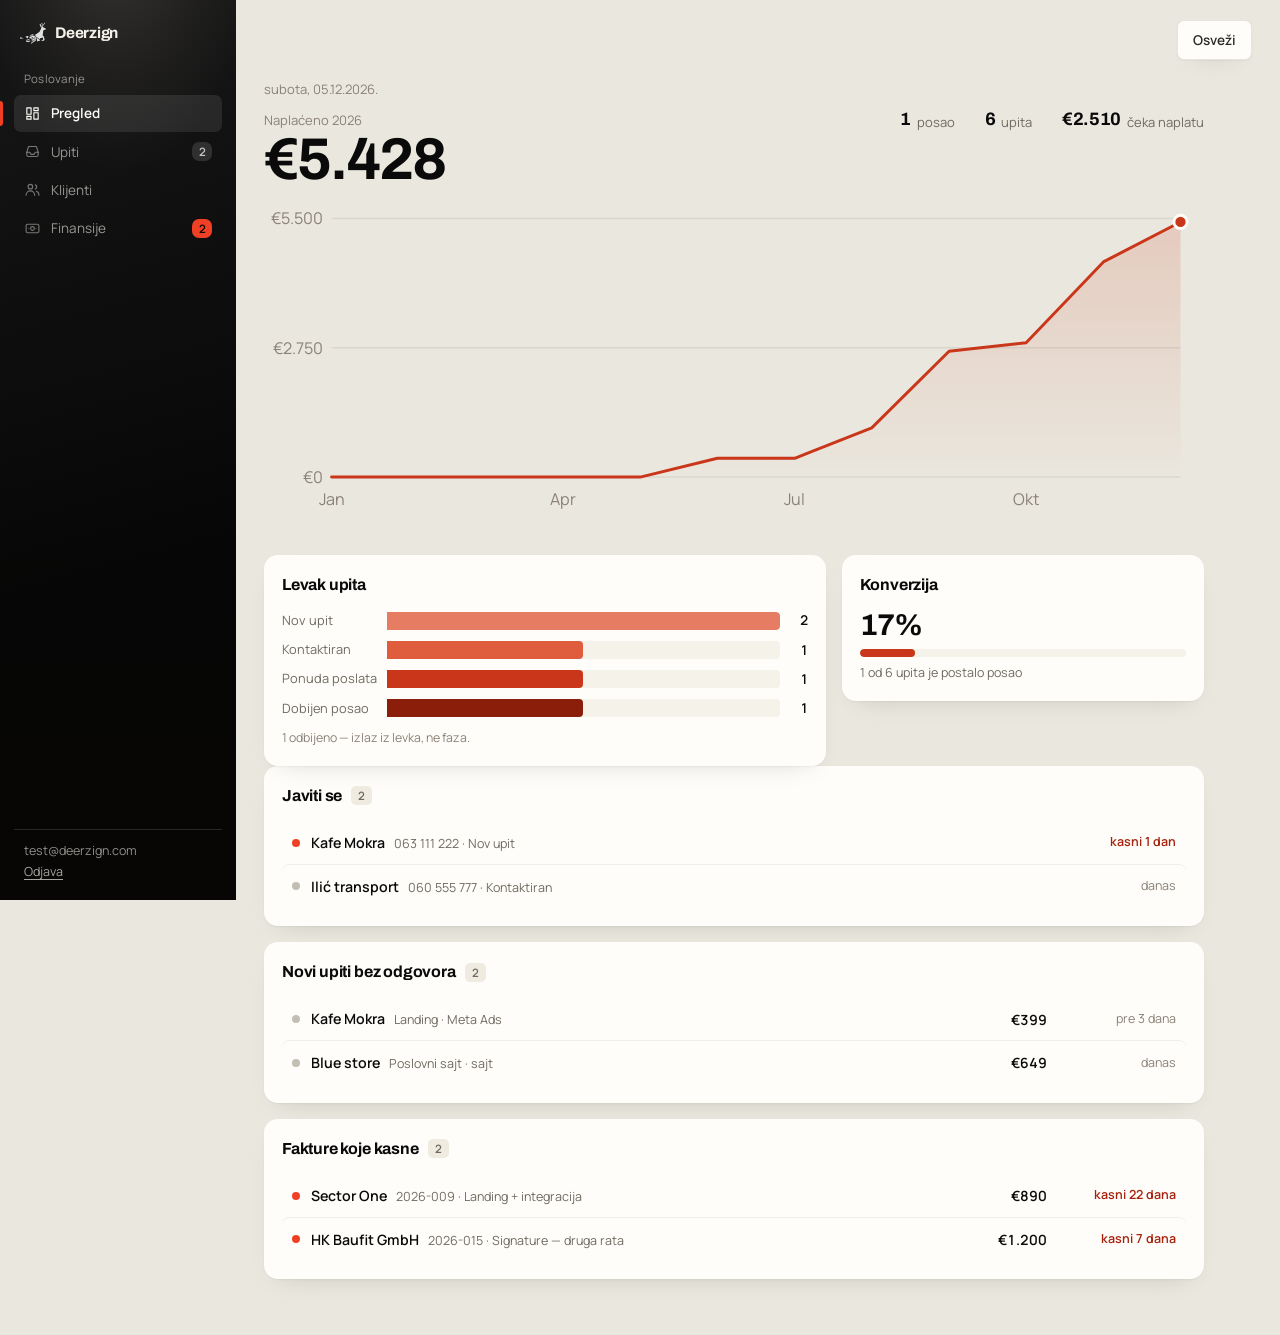
<file: crm/_test.html>
<!doctype html>
<html lang="sr">
<head>
<meta charset="utf-8">
<meta name="viewport" content="width=device-width,initial-scale=1">
<meta name="robots" content="noindex,nofollow">
<title>Deerzign CRM — test harness</title>
<link href="https://fonts.googleapis.com/css2?family=Archivo:wght@600;700&family=Manrope:wght@400;500;600;700&display=swap" rel="stylesheet">
<link rel="stylesheet" href="crm.css">
</head>
<body>

<section id="loginView" class="login hidden">
  <div class="login__box">
    <h1>Deerzign</h1>
    <p>Interna alatka. Prijavi se da nastaviš.</p>
    <form id="loginForm">
      <label class="field"><span>Email</span><input type="email" id="loginEmail" required></label>
      <label class="field"><span>Lozinka</span><input type="password" id="loginPass" required></label>
      <button class="btn btn--wide" type="submit" id="loginBtn">Prijavi se</button>
      <div class="err" id="loginErr"></div>
    </form>
  </div>
</section>

<div id="appView" class="shell hidden">
  <aside class="side">
    <a class="side__mark" href="#/"><img src="../deer.png" alt=""><span>Deerzign</span></a>
    <div class="side__group">
      <span class="side__label">Poslovanje</span>
      <a href="#/"          data-route="/"          data-ico="pregled"   class="side__link">Pregled</a>
      <a href="#/upiti"     data-route="/upiti"     data-ico="upiti"     class="side__link">Upiti<span class="side__badge" id="navUpiti"></span></a>
      <a href="#/klijenti"  data-route="/klijenti"  data-ico="klijenti"  class="side__link">Klijenti</a>
      <a href="#/finansije" data-route="/finansije" data-ico="finansije" class="side__link">Finansije<span class="side__badge side__badge--warn" id="navFin"></span></a>
    </div>
    <div class="side__foot">
      <span id="whoami"></span>
      <button id="logoutBtn">Odjava</button>
    </div>
  </aside>
  <div class="main">
    <div class="topbar">
      <label class="searchwrap" id="searchWrap">
        <input class="search" id="search" type="search" placeholder="Pretraga…">
      </label>
      <button class="btn btn--ghost" id="refreshBtn">Osveži</button>
    </div>
    <main id="main"></main>
  </div>
</div>

<script>
/* ================= lažni Supabase klijent — samo za harness ================= */
const D = 86400000, now = Date.now();
const iso  = (d) => new Date(now - d * D).toISOString();
const dstr = (d) => new Date(now - d * D).toISOString().slice(0, 10);

const DB = {
  leads: [
    { id:'1', created_at:iso(0), updated_at:iso(0), source:'brief', status:'Nov upit',
      ime:'Marko Marković', firma:'Blue store', telefon:'064 414 24 24', email:'marko@bluestore.rs',
      sta_treba:'Redizajn postojećeg sajta', rok:'1–2 meseca', budzet:'400–700 €',
      cime_se_bavite:'Prodajemo radnu i zaštitnu opremu, uglavnom firmama u građevini. Postojimo 11 godina, imamo magacin u Zemunu i troje ljudi na terenu.\n\nSajt nam je star, pravljen 2016, ne otvara se lepo na telefonu i ljudi zovu da pitaju stvari koje su na sajtu.',
      linkovi:'instagram.com/bluestore\nmaps.app.goo.gl/xyz', adresa:'Zemunska 14, pon–pet 08–16h',
      paket:'Poslovni sajt', cena:649, stranica:'/sr#cenovnik', jezik:'sr',
      paket_sa_cenovnika:'Poslovni sajt',
      drive_folder:'https://drive.google.com/drive/folders/abc',
      analiza:'Preporučen paket: Poslovni sajt (€649).\nBudžet 400–700 € i opis koji traži katalog, lokaciju i kontakt formu — jedna strana nije dovoljna.\n\nPitati na pozivu: da li imaju spisak artikala u nekom fajlu, i ko će održavati sadržaj posle predaje.' },
    { id:'2', created_at:iso(3), updated_at:iso(3), source:'meta', status:'Nov upit',
      ime:'Jelena Petrović', firma:'Kafe Mokra', telefon:'063 111 222', email:'jelena@mokra.rs',
      sta_treba:'Nov sajt', rok:'ASAP — u roku od 30 dana', budzet:'do 400 €',
      paket:'Landing', cena:399, sledeci_kontakt:dstr(1) },
    { id:'3', created_at:iso(9), updated_at:iso(6), source:'brief', status:'Kontaktiran',
      ime:'Nikola Ilić', firma:'Ilić transport', telefon:'060 555 777', email:'office@ilictransport.rs',
      sta_treba:'Nov sajt', rok:'2–3 meseca', budzet:'700–1.500 €', paket:'Poslovni sajt', cena:649,
      sledeci_kontakt:dstr(0) },
    { id:'4', created_at:iso(14), updated_at:iso(2), source:'brief', status:'Ponuda poslata',
      ime:'Ana Đorđević', firma:'HK Baufit GmbH', telefon:'+49 170 1234567', email:'a.djordjevic@hkbaufit.de',
      sta_treba:'Redizajn postojećeg sajta', rok:'3+ meseca', budzet:'preko 3.000 €',
      paket:'Signature', cena:2400, jezik:'en' },
    { id:'5', created_at:iso(40), updated_at:iso(11), source:'brief', status:'Dobijen posao',
      ime:'Stefan Nikolić', firma:'Nocte', telefon:'065 987 654', email:'stefan@nocte.rs',
      sta_treba:'Landing page', rok:'1–2 meseca', budzet:'400–700 €',
      paket:'Landing', cena:399, vrednost:450, meta_signal_at:iso(11) },
    { id:'6', created_at:iso(52), updated_at:iso(30), source:'partial', status:'Odbijen',
      ime:'Bez imena', firma:'', telefon:'069 000 111', email:'', sta_treba:'Nisam siguran/na' },
  ],
  clients: [
    { id:'c1', created_at:iso(11), lead_id:'5', firma:'Nocte', ime:'Stefan Nikolić',
      telefon:'065 987 654', email:'stefan@nocte.rs', sajt:'https://parfem.vercel.app', aktivan:true },
    { id:'c2', created_at:iso(140), lead_id:null, firma:'HK Baufit GmbH', ime:'Ana Đorđević',
      telefon:'+49 170 1234567', email:'a.djordjevic@hkbaufit.de',
      napomena:'Došli preko preporuke, ne preko forme. Plaćaju u evrima, uvek na vreme.', aktivan:true },
    { id:'c3', created_at:iso(200), lead_id:null, firma:'Tri Lafa', ime:'Miloš Jovanović',
      telefon:'061 222 333', aktivan:false },
    /* još troje da mreža ima šta da pokaže — sa tri klijenta se raspored u
       tri kolone ne može ni videti, a ni redosled po dugu */
    { id:'c4', created_at:iso(95), lead_id:null, firma:'Zlatar Marković', ime:'Dragan Marković',
      telefon:'063 404 505', email:'zlatar@markovic.rs', sajt:'https://zlatar-markovic.rs', aktivan:true },
    { id:'c5', created_at:iso(58), lead_id:null, firma:'Sector One', ime:'Ivana Perić',
      telefon:'062 818 090', email:'ivana@sectorone.rs', aktivan:true },
    { id:'c6', created_at:iso(30), lead_id:null, firma:'Bisque Audio', ime:'Vuk Lazić',
      telefon:'064 707 121', email:'vuk@bisque.audio', sajt:'https://bisque.audio', aktivan:true },
  ],
  invoices: [
    { id:'f1', client_id:'c1', broj:'2026-014', opis:'Landing — izrada', iznos:450, valuta:'EUR',
      izdato:dstr(10), rok_placanja:dstr(-4), placeno_datum:dstr(3), created_at:iso(10) },
    { id:'f2', client_id:'c2', broj:'2026-011', opis:'Signature — prva rata', iznos:1200, valuta:'EUR',
      izdato:dstr(48), rok_placanja:dstr(33), placeno_datum:dstr(30), created_at:iso(48) },
    { id:'f3', client_id:'c2', broj:'2026-015', opis:'Signature — druga rata', iznos:1200, valuta:'EUR',
      izdato:dstr(22), rok_placanja:dstr(7), placeno_datum:null, created_at:iso(22) },
    { id:'f4', client_id:'c3', broj:'2026-016', opis:'Održavanje — Q3', iznos:180, valuta:'EUR',
      izdato:dstr(5), rok_placanja:dstr(-9), placeno_datum:null, created_at:iso(5) },
    /* ranije u godini — da grafikon prihoda ima oblik, ne dve tačke */
    { id:'f5', client_id:'c3', broj:'2026-003', opis:'Landing — izrada', iznos:399, valuta:'EUR',
      izdato:dstr(180), rok_placanja:dstr(166), placeno_datum:dstr(168), created_at:iso(180) },
    { id:'f6', client_id:'c1', broj:'2026-006', opis:'Poslovni sajt — izrada', iznos:649, valuta:'EUR',
      izdato:dstr(128), rok_placanja:dstr(114), placeno_datum:dstr(110), created_at:iso(128) },
    { id:'f7', client_id:'c2', broj:'2026-008', opis:'Landing — DACH', iznos:850, valuta:'EUR',
      izdato:dstr(96), rok_placanja:dstr(82), placeno_datum:dstr(80), created_at:iso(96) },
    { id:'f8', client_id:'c3', broj:'2026-010', opis:'Održavanje — Q2', iznos:180, valuta:'EUR',
      izdato:dstr(64), rok_placanja:dstr(50), placeno_datum:dstr(52), created_at:iso(64) },
    /* druga neplaćena kod istog klijenta — pokriva granu „Naplati (2)",
       gde se ne zna koju fakturu bi jedan klik naplatio */
    { id:'f9', client_id:'c3', broj:'2026-017', opis:'Održavanje — Q4', iznos:240, valuta:'EUR',
      izdato:dstr(3), rok_placanja:dstr(-12), placeno_datum:null, created_at:iso(3) },
    { id:'f10', client_id:'c4', broj:'2026-004', opis:'Poslovni sajt — izrada', iznos:780, valuta:'EUR',
      izdato:dstr(88), rok_placanja:dstr(74), placeno_datum:dstr(72), created_at:iso(88) },
    { id:'f11', client_id:'c4', broj:'2026-013', opis:'Fotografije i unos', iznos:400, valuta:'EUR',
      izdato:dstr(20), rok_placanja:dstr(6), placeno_datum:dstr(4), created_at:iso(20) },
    /* kasni 22 dana — mora da završi IZNAD HK Baufita, koji kasni 7 */
    { id:'f12', client_id:'c5', broj:'2026-009', opis:'Landing + integracija', iznos:890, valuta:'EUR',
      izdato:dstr(36), rok_placanja:dstr(22), placeno_datum:null, created_at:iso(36) },
    { id:'f13', client_id:'c6', broj:'2026-012', opis:'Landing page', iznos:520, valuta:'EUR',
      izdato:dstr(26), rok_placanja:dstr(12), placeno_datum:dstr(9), created_at:iso(26) },
  ],
  lead_files: [
    { id:'x1', lead_id:'1', polje:'Logo', name:'blue-store-logo.pdf', storage_path:'1/1-blue-store-logo.pdf', mime_type:'application/pdf', file_size:840000, created_at:iso(0) },
    { id:'x2', lead_id:'1', polje:'Fotografije', name:'magacin.jpg', storage_path:'1/2-magacin.jpg', mime_type:'image/jpeg', file_size:410000, created_at:iso(0) },
    { id:'x3', lead_id:'1', polje:'Fotografije', name:'izlog šđčćž.jpg', storage_path:'1/3-izlog.jpg', mime_type:'image/jpeg', file_size:388000, created_at:iso(0) },
  ],
  lead_notes: [
    { id:'n1', lead_id:'1', body:'Zvao u 11h, nije se javio. Poslao SMS.', created_at:iso(0) },
  ],
};

const SWATCH = (hex) => 'data:image/svg+xml;charset=utf-8,' + encodeURIComponent(
  '<svg xmlns="http://www.w3.org/2000/svg" width="300" height="200"><rect width="300" height="200" fill="' + hex + '"/></svg>');

let uid = 100;

function chain(table) {
  let op = 'select', eqs = {}, payload = null, wantSingle = false;
  const api = {
    select(){ return api; },
    order(){ return api; },
    single(){ wantSingle = true; return api; },
    eq(col, v){ eqs[col] = v; return api; },
    update(p){ op = 'update'; payload = p; return api; },
    insert(p){ op = 'insert'; payload = p; return api; },
    delete(){ op = 'delete'; return api; },
    then(res, rej){
      const rows = DB[table] || [];
      let out;
      if (op === 'insert') {
        const rec = Object.assign({ id: 'g' + (++uid), created_at: new Date().toISOString() }, payload);
        rows.unshift(rec); out = { data: rec, error: null };
      } else if (op === 'update') {
        const rec = rows.find(r => r.id === eqs.id);
        if (rec) { Object.assign(rec, payload); rec.updated_at = new Date().toISOString(); }
        out = { data: rec || null, error: rec ? null : { message: 'nema reda' } };
      } else if (op === 'delete') {
        DB[table] = rows.filter(r => r.id !== eqs.id); out = { data: null, error: null };
      } else {
        let list = rows.filter(r => Object.keys(eqs).every(k => r[k] === eqs[k]));
        out = { data: wantSingle ? (list[0] || null) : list, error: null };
      }
      return Promise.resolve(out).then(res, rej);
    },
    catch(){ return api; },
  };
  return api;
}

window.supabase = {
  createClient() {
    return {
      auth: {
        getSession: () => Promise.resolve({ data: { session: { user: { email: 'test@deerzign.com' } } } }),
        signInWithPassword: () => Promise.resolve({ data: { session: { user: { email: 'test@deerzign.com' } } }, error: null }),
        signOut: () => Promise.resolve({}),
      },
      from: chain,
      storage: {
        from: () => ({
          createSignedUrl: (path) => Promise.resolve({
            data: { signedUrl: path.indexOf('magacin') > -1 ? SWATCH('#8A8177') : SWATCH('#263D32') },
            error: null,
          }),
        }),
      },
    };
  },
};
</script>
<script src="config.js"></script>
<script src="zip.js"></script>
<script src="utils.js"></script>
<script src="charts.js"></script>
<script src="upiti.js"></script>
<script src="klijenti.js"></script>
<script src="finansije.js"></script>
<script src="pregled.js"></script>
<script src="app.js"></script>
</body>
</html>
</file>
<file: crm/crm.css>
/* Deerzign CRM
   ------------------------------------------------------------------
   Pravac: moderna CRM ljuska (izdignute bele površine na toploj sivoj,
   KPI grupe sa poređenjem, kolone kodirane bojom), ali u paleti sajta —
   toplo papirno, mastilo, ember crvena, Archivo + Manrope. Bez plave i
   ljubičaste iz referenci: one bi razbile brend.

   Prethodna verzija je delovala jeftino jer je sve stajalo direktno na
   pozadini — nijedna površina, nijedna senka, nijedna ikona. Dubina i
   grupisanje su ovde nosioci, ne dekoracija. */

:root{
  /* pozadina je namerno tamnija od papira sa sajta (#F4F1EA), da bele
     površine imaju od čega da se odvoje */
  --app:#EAE7DE;
  --surface:#FFFDF9;
  --surface-2:#F5F2EA;
  --warm-2:#EFEBE1;

  --ink:#0A0A0A;
  --ink-2:#131313;
  --text:#2A2824;
  --text-dim:#6F6A61;
  --brown:#8A8177;

  --ember:#EF4025;
  --ember-deep:#A6210C;
  --amber:#C9772F;
  --green:#2F6B4F;
  --stone:#C3BEB4;

  --line:rgba(10,10,10,.10);
  --line-soft:rgba(10,10,10,.06);

  --display:"Archivo",system-ui,-apple-system,"Segoe UI",sans-serif;
  --font:"Manrope",system-ui,-apple-system,"Segoe UI",sans-serif;

  --side-w:236px;
  --r-lg:14px;
  --r:10px;
  --r-sm:7px;

  --sh:0 1px 2px rgba(10,10,10,.04), 0 10px 26px -16px rgba(10,10,10,.20);
  --sh-up:0 2px 4px rgba(10,10,10,.05), 0 14px 30px -14px rgba(10,10,10,.26);
  --soft:cubic-bezier(.33,1,.68,1);
}

*,*::before,*::after{box-sizing:border-box}
html{-webkit-text-size-adjust:100%}
body{
  margin:0;background:var(--app);color:var(--text);
  font-family:var(--font);font-size:14px;line-height:1.5;
  -webkit-font-smoothing:antialiased;
}
button,input,select,textarea{font:inherit;color:inherit}
button{cursor:pointer;background:none;border:0;padding:0}
a{color:inherit}
.hidden{display:none!important}
.muted{color:var(--brown)}
.ico{flex:none;display:block}

/* ================= ljuska ================= */

.shell{display:grid;grid-template-columns:var(--side-w) minmax(0,1fr);min-height:100vh;gap:0}

/* Crna je PREUZETA sa sajta, ne izmišljena: `.band-forest` u index.html
   je `linear-gradient(165deg,#171717 0%,#050505 68%)` plus topli radijalni
   odsjaj u boji papira. Bez odsjaja je ravna crna i izgleda kao default
   tamna tema; odsjaj je ono što je čini Deerzign crnom. */
.side{
  display:flex;flex-direction:column;gap:22px;
  padding:18px 14px;
  position:sticky;top:0;height:100vh;
  background:
    radial-gradient(76% 34% at 50% -8%,rgba(242,226,208,.15) 0%,rgba(242,226,208,.05) 48%,rgba(242,226,208,0) 80%),
    linear-gradient(180deg,rgba(255,255,255,0) 44%,rgba(14,8,4,.22) 100%),
    linear-gradient(165deg,#171717 0%,#050505 68%);
  color:#F4F1EA;
}
.side__mark{
  display:flex;align-items:center;gap:9px;padding:2px 6px;
  font-family:var(--display);font-weight:700;font-size:15.5px;
  color:#F4F1EA;letter-spacing:-.015em;text-decoration:none;
}
/* jelen je crn na providnom — na mastilu mora u belo */
.side__mark img{width:26px;height:26px;object-fit:contain;filter:brightness(0) invert(1)}

.side__group{display:flex;flex-direction:column;gap:2px}
/* .38 je merilo 3.31:1 — ispod 4.5 za sitan tekst */
.side__label{
  font-size:11.5px;color:rgba(244,241,234,.56);letter-spacing:.02em;
  padding:0 10px 6px;
}

.side__link{
  position:relative;
  display:flex;align-items:center;gap:10px;
  padding:8px 10px;border-radius:var(--r-sm);
  color:rgba(244,241,234,.6);text-decoration:none;font-size:13.5px;
  transition:background .18s var(--soft),color .18s var(--soft);
}
.side__link .ico{opacity:.75}
.side__link:hover{background:rgba(255,255,255,.06);color:#F4F1EA}
.side__link.is-on{background:rgba(255,255,255,.09);color:#FFFDF9;font-weight:600}
/* Ember crta levo označava gde si; na mastilu se čita jače nego bilo
   kakva ispuna, a ne pravi drugu boju u traci. */
.side__link.is-on::before{
  content:"";position:absolute;left:-14px;top:6px;bottom:6px;width:3px;
  border-radius:0 3px 3px 0;background:var(--ember);
}
.side__link.is-on .ico{opacity:1}

.side__badge{
  margin-left:auto;font-size:11.5px;font-weight:600;
  background:rgba(255,255,255,.13);color:rgba(244,241,234,.78);
  min-width:20px;height:19px;padding:0 6px;border-radius:var(--r-sm);
  display:inline-flex;align-items:center;justify-content:center;
}
.side__badge:empty{display:none}
/* Mastilo na emberu, ne belo: belo na #EF4025 meri 3.87:1 i pada.
   Mastilo na istom emberu je 5.12:1 — i to je isti potez koji sajt
   već koristi za svetlo dugme na akcentu. */
.side__badge--warn{background:var(--ember);color:var(--ink)}

.side__foot{
  margin-top:auto;display:flex;flex-direction:column;gap:3px;
  font-size:12.5px;color:rgba(244,241,234,.58);   /* .42 = 3.69:1, palo */
  border-top:1px solid rgba(244,241,234,.14);padding:12px 10px 0;
}
.side__foot button{
  color:rgba(244,241,234,.68);text-align:left;font-size:12.5px;
  text-decoration:underline;text-underline-offset:3px;
}
.side__foot button:hover{color:#F4F1EA}

.main{padding:20px clamp(18px,2.4vw,28px) 40px;max-width:1320px}

/* ================= zaglavlje stranice ================= */

.topbar{display:flex;align-items:center;gap:12px;margin-bottom:20px}
/* Dugme uvek desno — kad je pretraga sakrivena (Pregled, stranice
   detalja) ostajalo je samo ono, nasukano u levom uglu. */
.topbar > .btn{margin-left:auto}
.searchwrap{
  position:relative;display:flex;align-items:center;
  flex:1;max-width:400px;
}
.searchwrap .ico{position:absolute;left:11px;color:var(--brown)}
.search{
  width:100%;padding:9px 12px 9px 36px;
  border:1px solid var(--line-soft);border-radius:var(--r);
  background:var(--surface);box-shadow:var(--sh);
  font-size:13.5px;
}
.search::placeholder{color:var(--brown)}
.search:focus{outline:none;border-color:rgba(10,10,10,.28)}

.page__head{display:flex;align-items:center;gap:14px;flex-wrap:wrap;margin-bottom:18px}
.page__head h1{
  font-family:var(--display);font-size:clamp(1.5rem,2.4vw,2.05rem);
  font-weight:700;margin:0;letter-spacing:-.025em;color:var(--ink);
}
.page__note{color:var(--brown);font-size:13px}
/* --ember-deep, ne --ember: na papirnoj podlozi #EF4025 daje 3.3:1 */
.page__warn{color:var(--ember-deep);font-weight:600}
.page__head .btn{margin-left:auto}

/* ================= prijava ================= */

.login{min-height:100vh;display:grid;place-items:center;padding:24px}
.login__box{
  width:100%;max-width:352px;background:var(--surface);
  border-radius:var(--r-lg);box-shadow:var(--sh-up);padding:28px;
}
.login__box h1{font-family:var(--display);font-size:23px;font-weight:700;margin:0 0 4px;letter-spacing:-.02em;color:var(--ink)}
.login__box p{color:var(--text-dim);margin:0 0 20px;font-size:13px}

/* ================= kontrole ================= */

.field{display:block;margin-bottom:13px}
.field span{display:block;font-size:12.5px;color:var(--text-dim);margin-bottom:5px}
.field input,.field select,.field textarea{
  width:100%;padding:9px 11px;
  border:1px solid var(--line);border-radius:var(--r-sm);
  background:var(--surface);
  transition:border-color .18s var(--soft),box-shadow .18s var(--soft);
}
.field textarea{resize:vertical}
.field input:focus,.field select:focus,.field textarea:focus{
  outline:none;border-color:rgba(10,10,10,.4);
  box-shadow:0 0 0 3px rgba(10,10,10,.05);
}
.row2{display:grid;grid-template-columns:1fr 1fr;gap:11px}

.btn{
  display:inline-flex;align-items:center;justify-content:center;gap:7px;
  padding:9px 15px;border-radius:var(--r-sm);
  background:var(--ink);color:#FFFDF9;
  font-weight:600;font-size:13.5px;white-space:nowrap;
  box-shadow:0 1px 2px rgba(10,10,10,.16);
  transition:background .18s var(--soft),transform .18s var(--soft);
}
.btn:hover{background:var(--ink-2);transform:translateY(-1px)}
.btn--ghost{
  background:var(--surface);color:var(--text);
  border:1px solid var(--line);box-shadow:var(--sh);
}
.btn--ghost:hover{background:var(--surface-2)}
.btn--wide{width:100%}
.btn[disabled]{opacity:.5;cursor:default;transform:none}
.linkish{color:var(--ember-deep);font-size:13px;text-decoration:underline;text-underline-offset:3px}
.err{color:var(--ember-deep);font-size:13px;margin-top:10px;min-height:19px}

/* meki čip — zaobljen pravougaonik, ne pilula */
.chip{
  display:inline-flex;align-items:center;
  padding:2px 7px;border-radius:5px;
  background:var(--warm-2);color:var(--text-dim);
  font-size:11.5px;font-weight:600;white-space:nowrap;
}
.chip--ember{background:rgba(239,64,37,.12);color:var(--ember-deep)}
.chip--green{background:rgba(47,107,79,.13);color:var(--green)}
.chip--amber{background:rgba(201,119,47,.15);color:#8B4E17}

/* ================= površine ================= */

/* Kapirana širina. Bez ovoga se na širokom monitoru između imena i
   njegove vrednosti otvori 800+px praznine — isti defekt zbog kojeg je
   puna tabela bila nepregledna na InvKlub portalu. Tabla je izvan
   panela pa joj ovo ne smeta. */
.panel{
  background:var(--surface);border-radius:var(--r-lg);
  box-shadow:var(--sh);padding:18px;margin-bottom:16px;
  max-width:940px;
}
.panel__head{display:flex;align-items:center;gap:9px;margin-bottom:13px}
.panel__head h2{
  font-family:var(--display);font-size:16px;font-weight:700;
  margin:0;letter-spacing:-.012em;color:var(--ink);
}
.panel__count{
  font-size:11.5px;font-weight:600;color:var(--text-dim);
  background:var(--warm-2);padding:1px 7px;border-radius:5px;
}

/* ================= KPI ================= */

/* Grupisano kao u referenci: jedna površina nosi više brojki razdvojenih
   vlasi, umesto tri odvojene kutije koje se čitaju kao tri nepovezane
   stvari. Delta linija je ono što brojci daje značenje. */
.kpi{
  display:grid;grid-template-columns:repeat(auto-fit,minmax(190px,1fr));
  background:var(--surface);border-radius:var(--r-lg);
  box-shadow:var(--sh);margin-bottom:16px;overflow:hidden;
  max-width:940px;
}
.kpi__cell{padding:15px 18px;border-left:1px solid var(--line-soft)}
.kpi__cell:first-child{border-left:0}
.kpi__l{font-size:12.5px;color:var(--text-dim)}
.kpi__v{
  font-family:var(--display);font-size:26px;font-weight:700;
  letter-spacing:-.03em;color:var(--ink);
  font-variant-numeric:tabular-nums;margin-top:3px;line-height:1.15;
}
.kpi__d{font-size:12px;margin-top:3px;color:var(--brown);display:flex;align-items:center;gap:4px}
.kpi__d.up{color:var(--green)}
.kpi__d.down{color:var(--ember-deep)}
.kpi__cell.is-warn .kpi__v{color:var(--ember-deep)}

/* ================= redovi ================= */

.rows{display:flex;flex-direction:column}
.row{
  display:flex;align-items:center;gap:11px;
  padding:11px 10px;border-radius:var(--r-sm);
  cursor:pointer;transition:background .16s var(--soft);
}
.row + .row{box-shadow:0 -1px 0 var(--line-soft)}
.row:hover{background:var(--surface-2);box-shadow:none}
.row:hover + .row{box-shadow:none}
.row__main{display:flex;flex-wrap:wrap;align-items:baseline;gap:3px 9px;min-width:0;flex:1}
.row__name{font-weight:600;font-size:14.2px;color:var(--ink)}
.row__sub{color:var(--text-dim);font-size:12.5px}
.row__num{font-variant-numeric:tabular-nums;font-size:14px;font-weight:600;color:var(--ink);white-space:nowrap}
.row__when{color:var(--brown);font-size:12.5px;white-space:nowrap;min-width:118px;text-align:right}
.row__when.is-warn{color:var(--ember-deep);font-weight:600}

/* ================= meseci ================= */

.months{display:grid;grid-template-columns:repeat(6,minmax(0,1fr));gap:7px}
.month{
  border-radius:var(--r-sm);padding:9px 10px;
  background:var(--surface-2);
}
.month__v{font-size:13.5px;font-weight:700;font-variant-numeric:tabular-nums;color:var(--ink)}
.month__l{color:var(--brown);font-size:11.5px;margin-top:1px}
.month.is-zero{background:transparent;box-shadow:inset 0 0 0 1px var(--line-soft)}
.month.is-zero .month__v{color:var(--stone);font-weight:400}

.tabs{display:flex;gap:5px;margin-left:auto}
.tabs button{
  padding:5px 11px;border-radius:var(--r-sm);
  font-size:12.5px;color:var(--text-dim);
  transition:background .16s var(--soft),color .16s var(--soft);
}
.tabs button span{opacity:.55;margin-left:3px}
.tabs button:hover{background:var(--surface-2);color:var(--text)}
.tabs button.is-on{background:var(--ink);color:#FFFDF9;font-weight:600}
.tabs button.is-on span{opacity:.7}

.allclear{display:flex;flex-direction:column;gap:3px;padding:6px 2px}
.allclear strong{font-family:var(--display);font-size:16px;font-weight:700;color:var(--ink)}
.allclear span{color:var(--text-dim)}

/* ================= detalj ================= */

.back{
  display:inline-flex;align-items:center;gap:5px;
  color:var(--text-dim);font-size:13px;margin-bottom:14px;text-decoration:none;
}
.back:hover{color:var(--ink)}

.dhead{
  background:var(--surface);border-radius:var(--r-lg);box-shadow:var(--sh);
  padding:20px;margin-bottom:16px;
}
.dhead h1{font-family:var(--display);font-size:clamp(1.45rem,2.5vw,1.95rem);font-weight:700;margin:0;letter-spacing:-.025em;color:var(--ink)}
.dhead__sub{color:var(--text-dim);margin-top:4px}
.dhead__sub a{text-decoration:none;border-bottom:1px solid var(--line)}
.dhead__sub a:hover{color:var(--ink)}

.statusbar{display:flex;flex-wrap:wrap;gap:6px;margin-top:16px}
.statusbar button{flex:none;
  padding:6px 12px;border-radius:var(--r-sm);
  border:1px solid var(--line);font-size:12.8px;color:var(--text-dim);
  transition:background .18s var(--soft),color .18s var(--soft),border-color .18s var(--soft);
}
.statusbar button:hover{border-color:rgba(10,10,10,.34);color:var(--ink)}
.statusbar button.is-on{background:var(--ink);border-color:var(--ink);color:#FFFDF9;font-weight:600}

.dgrid{display:grid;grid-template-columns:minmax(0,1fr) 316px;gap:16px;align-items:start}

.block{margin:0 0 16px}
.block h2{font-family:var(--display);font-size:16px;font-weight:700;margin:0 0 10px;letter-spacing:-.012em;color:var(--ink)}
.block__head{display:flex;align-items:center;gap:9px;margin-bottom:11px}
.block__head h2{margin:0}
.block p{margin:0 0 9px;white-space:pre-wrap}
.block p:last-child{margin-bottom:0}

.facts{display:grid;grid-template-columns:auto 1fr;gap:7px 16px;font-size:13.5px;margin:0}
.facts dt{color:var(--text-dim)}
.facts dd{margin:0;color:var(--ink)}

/* podnaslov unutar panela — nosi labelu bez da postane drugi naslov */
.sub{margin-top:16px;padding-top:14px;border-top:1px solid var(--line-soft)}
.sub__l{display:block;font-size:12.5px;color:var(--text-dim);margin-bottom:5px}
.sub p{margin:0;white-space:pre-wrap}

/* Prati skrol — status i „Sačuvaj" su potrebni i kad si dole kod beleški. */
.rail{
  background:var(--surface);border-radius:var(--r-lg);box-shadow:var(--sh);
  padding:18px;position:sticky;top:20px;
}
.rail h2{font-family:var(--display);font-size:15px;font-weight:700;margin:0 0 13px;color:var(--ink);letter-spacing:-.01em}

/* ================= materijali ================= */

/* Pločice su namerno krupne: poenta ovog ekrana je da se materijal VIDI,
   a na 112px se fotografija ne može oceniti — samo prepoznati. */
.files{display:grid;grid-template-columns:repeat(auto-fill,minmax(228px,1fr));gap:11px}
.file{
  border-radius:var(--r);background:var(--surface-2);overflow:hidden;
  box-shadow:inset 0 0 0 1px var(--line-soft);
}
.file img{
  display:block;width:100%;height:184px;object-fit:cover;background:var(--warm-2);
  cursor:zoom-in;transition:opacity .18s var(--soft);
}
.file img:hover{opacity:.9}
.file__doc{
  height:184px;display:grid;place-items:center;
  background:var(--warm-2);color:var(--brown);
  font-family:var(--display);font-size:15px;font-weight:700;letter-spacing:.02em;
}
.file__row{display:flex;align-items:center;gap:8px;padding:9px 11px;background:var(--surface)}
.file__name{font-size:12.5px;overflow:hidden;text-overflow:ellipsis;white-space:nowrap;min-width:0;flex:1}
.file__dl{
  display:inline-flex;align-items:center;gap:4px;
  color:var(--ember-deep);font-size:12.3px;font-weight:600;white-space:nowrap;
}
.file__dl:hover{text-decoration:underline}

/* ================= beleške ================= */

.notes{display:flex;flex-direction:column;gap:2px}
.note{padding:10px 11px;border-radius:var(--r-sm);background:var(--surface-2)}
.note__when{color:var(--brown);font-size:12px;margin-bottom:3px;display:flex;align-items:center;gap:8px}
.note__body{white-space:pre-wrap}
.note__del{color:var(--brown);font-size:12px;margin-left:auto}
.note__del:hover{color:var(--ember-deep)}

/* ================= modal ================= */

.modal{
  position:fixed;inset:0;z-index:50;
  background:rgba(20,18,15,.38);backdrop-filter:blur(2px);
  display:grid;place-items:center;padding:20px;overflow-y:auto;
}
.modal__box{
  width:100%;max-width:480px;background:var(--surface);
  border-radius:var(--r-lg);padding:22px;
  box-shadow:0 30px 70px -20px rgba(0,0,0,.42);
}
.modal__box h2{font-family:var(--display);font-size:18px;font-weight:700;margin:0 0 16px;letter-spacing:-.015em;color:var(--ink)}
.modal__foot{display:flex;align-items:center;justify-content:space-between;gap:10px;margin-top:6px}

/* ================= razno ================= */

.dot{width:8px;height:8px;border-radius:50%;background:var(--brown);flex:none}
.dot--placeno{background:var(--green)}
.dot--kasni{background:var(--ember)}
.dot--ceka{background:var(--stone)}

.toast{
  position:fixed;left:50%;bottom:24px;transform:translateX(-50%);
  background:var(--ink);color:#FFFDF9;
  padding:10px 17px;border-radius:var(--r-sm);font-size:13.5px;
  z-index:60;box-shadow:0 10px 30px rgba(0,0,0,.28);
}
.empty{padding:8px 2px;color:var(--brown);max-width:58ch}

/* ================= responsive ================= */

@media (max-width:1040px){
  .dgrid{grid-template-columns:minmax(0,1fr)}
  /* rail ide gore i PRESTAJE da bude sticky — u jednoj koloni je visok
     ~460px, pa bi zakačen pojeo pola ekrana i pokrio sadržaj */
  .rail{order:-1;position:static}
}
@media (max-width:820px){
  /* Sidebar postaje traka na vrhu, u DVA reda: znak + odjava gore, nav
     preko cele širine ispod. U jednom redu se poslednja stavka seče. */
  .shell{grid-template-columns:minmax(0,1fr)}
  .side{
    position:sticky;top:0;height:auto;z-index:30;
    flex-direction:row;flex-wrap:wrap;align-items:center;gap:8px 14px;
    padding:10px 14px;
  }
  .side__label{display:none}
  .side__group{order:3;flex-basis:100%;flex-direction:row;gap:3px;overflow-x:auto;scrollbar-width:none}
  .side__group::-webkit-scrollbar{display:none}
  .side__link{white-space:nowrap}
  .side__link.is-on::before{display:none}
  /* ikone se sklanjaju u traci — sa njima četiri stavke ne stanu na
     375px pa nav počne da se skroluje; labela je ono što se čita */
  .side__link .ico{display:none}
  .side__foot{margin:0 0 0 auto;border:0;padding:0;flex-direction:row;align-items:center;gap:10px}
  .side__foot span{display:none}
  .main{padding-top:16px}
}
@media (max-width:560px){
  .months{grid-template-columns:repeat(3,minmax(0,1fr))}
  .page__head .btn{margin-left:0;width:100%}
  .searchwrap{max-width:none}
  .row2{grid-template-columns:1fr}
  .row__when{min-width:0}
  .kpi__cell{border-left:0;box-shadow:0 -1px 0 var(--line-soft)}
  .kpi__cell:first-child{box-shadow:none}
}

/* ================= grafikoni ================= */

/* Dva panela rame uz rame: veliki grafikon nosi stranicu, levak stoji
   pored njega. Panel u ovoj mreži gubi sopstveni max-width — mrežа ga
   već ograničava. */
.dash{
  display:grid;grid-template-columns:minmax(0,1.55fr) minmax(0,1fr);
  gap:16px;align-items:start;max-width:940px;
}
.dash > .panel{max-width:none;margin-bottom:0}

.panel__sub{font-size:12.5px;color:var(--brown);margin-left:auto}

/* Herojska brojka: >=48px, ista sans porodica kao ostatak — nema
   dekorativnog reza na broju koji nosi stranicu. */
.hero{display:flex;align-items:baseline;gap:12px;flex-wrap:wrap;margin:2px 0 12px}
.hero__v{
  font-family:var(--display);font-size:52px;font-weight:700;
  letter-spacing:-.035em;line-height:1;color:var(--ink);
  font-variant-numeric:tabular-nums;
}
.hero__d{font-size:13px;color:var(--brown)}
.hero__d.up{color:var(--green)}
.hero__d.down{color:var(--ember-deep)}

.chartbox{position:relative}
.chart{display:block;width:100%;height:auto;overflow:visible}
/* Tekst na grafikonu nosi tekstualni token, nikad boju serije. */
.chart .ax{font-family:var(--font);font-size:11px;fill:var(--brown)}
.chart .hit{cursor:crosshair}

.tip{
  position:absolute;transform:translate(-50%,calc(-100% - 12px));
  background:var(--ink);color:#FFFDF9;
  padding:5px 9px;border-radius:6px;font-size:12px;white-space:nowrap;
  pointer-events:none;box-shadow:0 6px 18px rgba(0,0,0,.24);
}
.tip b{font-weight:600;margin-right:5px}

/* ---- levak ---- */

/* Mreža je JEDNA, na omotaču, a redovi su `display:contents` — da sve
   trake počinju na istoj koordinati. Kad je svaki red bio sopstvena
   mreža, širina labele je menjala širinu trake, pa su se dve faze sa
   istom vrednošću crtale različito dugačko (266 vs 255px). Dužina trake
   sme da zavisi samo od podatka. */
.fun{
  display:grid;grid-template-columns:auto minmax(0,1fr) auto;
  align-items:center;gap:9px 10px;
}
.fun__row{display:contents}
.fun__l{font-size:12.8px;color:var(--text-dim)}
.fun__track{
  height:18px;border-radius:0 4px 4px 0;
  background:var(--surface-2);position:relative;overflow:hidden;
}
/* traka raste iz jedne osnove: ravna levo, zaobljena na kraju podatka */
.fun__bar{display:block;height:100%;border-radius:0 4px 4px 0;min-width:3px}
.fun__v{
  font-size:13.5px;font-weight:600;color:var(--ink);
  font-variant-numeric:tabular-nums;min-width:18px;text-align:right;
}
.fun__note{font-size:12.3px;color:var(--brown);margin:11px 0 0}

.panel__rule{height:1px;background:var(--line-soft);margin:16px 0}

/* ---- meter ---- */

.meter__v{
  font-family:var(--display);font-size:30px;font-weight:700;
  letter-spacing:-.03em;color:var(--ink);line-height:1;
  font-variant-numeric:tabular-nums;
}
.meter__track{
  height:8px;border-radius:4px;background:var(--surface-2);
  margin:9px 0 7px;overflow:hidden;
}
.meter__track span{display:block;height:100%;border-radius:4px;background:#C93619}
.meter__l{font-size:12.5px;color:var(--text-dim)}

@media (max-width:1040px){
  .dash{grid-template-columns:minmax(0,1fr)}
  /* nikad ispod 48px — to je donja granica za herojsku brojku */
  .hero__v{font-size:48px}
}

/* ================= HEROJ: „Trag godine" =================
   Bez kartice. Papir je površina, kao na sajtu. Jedan ogroman broj i
   jedna staza — sve ostalo na ekranu mora da bude tiše od ovoga. */

.year{margin:6px 0 40px;max-width:1180px}

.year__top{
  display:flex;align-items:flex-end;justify-content:space-between;
  gap:24px;flex-wrap:wrap;margin-bottom:6px;
}
.year__lab{
  display:block;font-size:13px;color:var(--brown);
  margin-bottom:2px;
}
.year__v{
  display:block;
  font-family:var(--display);font-weight:700;
  font-size:clamp(56px,9.5vw,124px);
  line-height:.86;letter-spacing:-.045em;
  color:var(--ink);font-variant-numeric:tabular-nums;
}

/* Tiha meta desno — broj pa reč, poravnato po osnovnoj liniji.
   Namerno NIJE red KPI kutija: to je bio generički potez. */
.year__meta{
  display:flex;gap:26px;margin:0 0 10px;flex-wrap:wrap;
}
.year__meta dt{
  font-family:var(--display);font-weight:700;font-size:20px;
  letter-spacing:-.02em;color:var(--ink);font-variant-numeric:tabular-nums;
}
.year__meta dd{margin:0 0 0 6px;font-size:13px;color:var(--text-dim);align-self:flex-end}
.year__meta dt,.year__meta dd{display:inline-block}

.year__trail{position:relative;margin-top:4px}
.trail{display:block;width:100%;height:auto;overflow:visible}
.trail-lab{display:block;width:100%;height:auto;margin-top:2px}
.trail-lab .tm{font-family:var(--font);font-size:9.5px;fill:var(--brown)}

.thoof{cursor:pointer}
.thoof g{transition:opacity .18s var(--soft)}
.thoof:hover g{opacity:.62}
.tmark{cursor:pointer;transition:stroke .18s var(--soft)}
.tmark:hover{stroke:var(--ink)}

.ttip{
  position:absolute;transform:translate(-50%,calc(-100% - 10px));
  background:var(--ink);color:#FFFDF9;
  padding:6px 10px;border-radius:6px;font-size:12px;white-space:nowrap;
  pointer-events:none;box-shadow:0 8px 22px rgba(0,0,0,.26);z-index:5;
}
.ttip b{font-weight:600}
.ttip span{display:block;opacity:.6;font-size:11px;margin-top:1px}

/* legenda — sitna, u jednom redu, ne kutija sa kvadratićima */
.year__key{
  display:flex;align-items:center;gap:7px;flex-wrap:wrap;
  margin:12px 0 0;font-size:12px;color:var(--brown);
}
.year__key .k{display:inline-block;flex:none}
.year__key .k + *{margin-right:12px}
.k--up,.k--down{width:2px;height:11px;border-radius:1px;background:var(--stone)}
.k--hoof{
  width:9px;height:11px;background:var(--ember-deep);
  -webkit-mask:radial-gradient(circle at 25% 62%,#000 26%,transparent 27%),radial-gradient(circle at 75% 62%,#000 26%,transparent 27%);
  mask:radial-gradient(circle at 25% 62%,#000 26%,transparent 27%),radial-gradient(circle at 75% 62%,#000 26%,transparent 27%);
}

@media (max-width:820px){
  .year{margin-bottom:30px}
  .year__top{align-items:flex-start;flex-direction:column;gap:10px}
  .year__meta{gap:18px}
}

/* --- heroj, drugi krug --- */

.daynote{margin:0 0 4px;font-size:13px;color:var(--brown)}

/* Meta se poravnava po OSNOVNOJ LINIJI ogromnog broja, ne po sredini —
   inače pluta na pola visine i izgleda kao da je zaboravljena. */
.year__top{align-items:baseline}
.year__meta{display:flex;gap:30px;margin:0;flex-wrap:wrap;align-items:baseline}
.year__meta > div{display:flex;align-items:baseline;gap:6px}
.year__meta dt{
  font-family:var(--display);font-weight:700;font-size:21px;
  letter-spacing:-.02em;color:var(--ink);font-variant-numeric:tabular-nums;
}
.year__meta dd{margin:0;font-size:13px;color:var(--text-dim)}

.year__trail{position:relative;margin-top:14px}
.trail-lab{margin-top:-2px}

/* legenda: tri stavke, svaka sa svojim znakom, bez separatora */
.year__key{
  display:flex;align-items:center;gap:20px;flex-wrap:wrap;
  margin:14px 0 0;font-size:12.5px;color:var(--brown);
}
.kk{display:inline-flex;align-items:center;gap:6px}
.kk svg{display:block}

@media (max-width:820px){
  .year__meta{gap:20px}
  .year__meta dt{font-size:18px}
}

/* --- heroj, treći krug: običan grafikon, umeren broj ---
   Papak je izbačen na zahtev. Broj je spušten sa clamp(56,9.5vw,124) —
   na 124px je gutao ceo ekran i grafikon je uz njega izgledao kao
   fusnota. Zadržano: bez kartice, meta na osnovnoj liniji broja,
   grafikon preko cele širine. */

.year__v{font-size:clamp(40px,4.6vw,64px);line-height:.95;letter-spacing:-.035em}
.year__meta dt{font-size:18px}

.year__chart{margin-top:10px}
.year__chart .chart{width:100%}

/* legenda staze više ne postoji */
.year__key,.kk{display:none}

@media (max-width:820px){
  .year__v{font-size:clamp(36px,10vw,48px)}
  .year__meta dt{font-size:17px}
}

/* heroj deli istu širinu kao paneli ispod — kad je bio 1180 a oni 940,
   razlika je izgledala kao greška, ne kao naglasak */
.year{max-width:940px}

/* ================= KUTIJE: Upiti i Klijenti =================
   Jedna kutija za obe stranice, jer je to ista vrsta stvari: jedan posao
   koji se vodi. Upit je crn dok je otvoren, pozeleni kad se dogovori,
   posivi ako propadne. Klijent je uvek zelen — svaki je već dogovoren
   posao — a posivi tek kad se arhivira. Sadržaj se ne skuplja po
   stanjima; menja se podloga, red odluke i mesto u nizu. */

.uboxes{display:flex;flex-direction:column;gap:12px;max-width:940px}

.ubox{
  border-radius:var(--r-lg);
  padding:24px 26px 20px;
  color:#F4F1EA;
  box-shadow:0 14px 34px -18px rgba(10,10,10,.5);
  /* podloga se prelazi da se vidi kad kutija pozeleni, tek onda se niz
     presloži (vidi setStatus u upiti.js) */
  transition:background .32s var(--soft),box-shadow .32s var(--soft);
}

/* otvoren — ista crna kao `.band-forest` na sajtu */
.ubox--open{
  background:
    radial-gradient(70% 50% at 78% -18%,rgba(242,226,208,.16) 0%,rgba(242,226,208,.05) 48%,rgba(242,226,208,0) 80%),
    linear-gradient(180deg,rgba(255,255,255,0) 44%,rgba(14,8,4,.22) 100%),
    linear-gradient(165deg,#171717 0%,#050505 68%);
}
/* zaključen — ista konstrukcija, šumska zelena umesto mastila.
   Baza je dublja nego što oko traži: na #24503A meta red (.58) daje
   3.45:1. Na #1E4230 sve preko .72 prolazi, a boja se i dalje čita. */
.ubox--won,
.ubox--client{
  background:
    radial-gradient(70% 50% at 78% -18%,rgba(226,242,224,.15) 0%,rgba(226,242,224,.05) 48%,rgba(226,242,224,0) 80%),
    linear-gradient(180deg,rgba(255,255,255,0) 44%,rgba(4,14,8,.22) 100%),
    linear-gradient(165deg,#1E4230 0%,#0A1E13 68%);
}
.ubox--won .ubox__meta,.ubox--client .ubox__meta,
.ubox--won .ubox__line,.ubox--client .ubox__line,
.ubox--won .ubox__about,.ubox--client .ubox__about{color:rgba(244,241,234,.74)}
/* odbijen upit i arhiviran klijent — bez boje, samo utišani */
.ubox--lost,
.ubox--sleep{
  background:linear-gradient(165deg,#2B2825 0%,#16150F 68%);
  box-shadow:none;
}
.ubox--lost .ubox__name,.ubox--lost .ubox__tel,
.ubox--sleep .ubox__name,.ubox--sleep .ubox__tel{color:rgba(244,241,234,.62)}
/* .44 ne prolazi ni na čistoj crnoj — asimptota je oko 4.0:1. Utišanost
   se drži razlikom prema otvorenoj kutiji (.54 naspram .74), ne alfom
   koja se ne može pročitati. */
.ubox--lost .ubox__line,.ubox--sleep .ubox__line,
.ubox--lost .ubox__meta,.ubox--sleep .ubox__meta,
.ubox--lost .ubox__about,.ubox--sleep .ubox__about{color:rgba(244,241,234,.54)}

.ubox__top{display:flex;align-items:flex-start;justify-content:space-between;gap:20px;flex-wrap:wrap}
.ubox__head{min-width:0}
.ubox__meta{display:block;font-size:12.5px;color:rgba(244,241,234,.58);margin-bottom:5px}
/* paket izabran na cenovniku pre nego što je forma uopšte otvorena —
   najjači signal namere koji forma šalje, pa se vidi bez otvaranja */
.ubox__tag{
  display:inline-block;margin-left:9px;padding:2px 7px;border-radius:5px;
  background:rgba(244,241,234,.16);color:#FFFDF9;
  font-size:11.5px;font-weight:600;letter-spacing:.01em;
}
.ubox__name{
  font-family:var(--display);font-weight:700;
  font-size:clamp(24px,2.8vw,34px);line-height:1.04;letter-spacing:-.028em;
  margin:0;color:#FFFDF9;
}
.ubox__line{margin:8px 0 0;color:rgba(244,241,234,.74);font-size:14px}
/* čime se bavi — dva reda i stop; ostatak se čita u detalju. Sečenje je
   u CSS-u, ne u JS-u, da se reč ne preseče na broju znakova. */
.ubox__about{
  margin:7px 0 0;max-width:60ch;
  color:rgba(244,241,234,.62);font-size:13.5px;line-height:1.45;
  display:-webkit-box;-webkit-box-orient:vertical;-webkit-line-clamp:2;overflow:hidden;
}
.ubox__right{
  display:flex;flex-direction:column;align-items:flex-end;
  font-size:14px;color:rgba(244,241,234,.76);white-space:nowrap;
  font-variant-numeric:tabular-nums;
}
/* zaključen posao i klijent nose novac desno — to je njihova brojka
   isto kao što je kod otvorenog upita starost */
.ubox--won .ubox__right,
.ubox--client .ubox__right,
.ubox--sleep .ubox__right{
  font-family:var(--display);font-weight:700;font-size:19px;
  letter-spacing:-.02em;color:#FFFDF9;
}


.ubox__act{
  display:flex;align-items:baseline;gap:20px;flex-wrap:wrap;
  margin-top:18px;padding-top:15px;border-top:1px solid rgba(244,241,234,.14);
}
/* telefon je pravi potez ove stranice — jedina stvar u display rezu */
.ubox__tel{
  font-family:var(--display);font-weight:700;font-size:21px;
  letter-spacing:-.02em;color:#FFFDF9;text-decoration:none;
  font-variant-numeric:tabular-nums;
}
a.ubox__tel:hover{color:#FF6B52}
.ubox__tel--none{color:rgba(244,241,234,.4);font-weight:400;font-size:15px}
.ubox__mail{color:rgba(244,241,234,.7);font-size:13.5px;text-decoration:none}
.ubox__mail:hover{color:#F4F1EA}
.ubox__open{
  margin-left:auto;color:rgba(244,241,234,.82);font-size:13.5px;
  text-decoration:none;white-space:nowrap;
}
.ubox__open:hover{color:#FFFDF9}

/* Red odluke: faze levo i tiho (gde je upit sada), odluka desno (šta
   radim s njim). Pet ravnopravnih dugmadi je bio spisak podešavanja. */
.ubox__do{display:flex;align-items:center;flex-wrap:wrap;gap:8px;margin-top:16px}
.ubox__do--done{margin-top:14px}
.ubox__ph{display:flex;flex-wrap:wrap;gap:6px;margin-right:auto}
.ubox__ph button{
  /* flex:none — bez toga se stavka skuplja ispod sadržaja i tekst preseče */
  flex:none;
  padding:6px 12px;border-radius:var(--r-sm);
  border:1px solid rgba(244,241,234,.2);
  font-size:12.8px;color:rgba(244,241,234,.72);
  transition:background .18s var(--soft),color .18s var(--soft),border-color .18s var(--soft);
}
.ubox__ph button:hover{border-color:rgba(244,241,234,.5);color:#FFFDF9}
.ubox__ph button.is-on{
  background:rgba(244,241,234,.13);border-color:rgba(244,241,234,.3);
  color:#FFFDF9;font-weight:600;
  box-shadow:inset 3px 0 0 var(--ember);padding-left:15px;
}

a.udo{text-decoration:none;display:inline-block}
.udo{
  flex:none;padding:8px 15px;border-radius:var(--r-sm);font-size:13px;
  transition:background .18s var(--soft),color .18s var(--soft);
}
/* odbijanje mora da bude nadohvat, ali ne sme da izgleda ravnopravno */
.udo--no,.udo--back{color:rgba(244,241,234,.72)}
.udo--no:hover{color:#FF6B52}
.udo--back{padding-left:0}
.udo--back:hover{color:#FFFDF9}
/* Jedina odluka koja menja stanje posla — i jedina puna površina na
   kutiji. Mastilo na emberu, ne belo: belo na #EF4025 je 3.87:1 i pada. */
.udo--go{
  background:var(--ember);color:var(--ink);font-weight:700;
}
.udo--go:hover{background:#FF5334}

/* Granica između „radi se" i „gotovo". Na šest upita boja je dovoljna,
   na četrdeset nije. */
.usplit{display:flex;align-items:center;gap:12px;margin:24px 2px 10px}
/* --brown je 3.10:1 na --app, --text-dim 4.34 — oba padaju, pa ovde ide
   izmerena vrednost (5.55:1) umesto tokena */
.usplit span{font-size:12px;color:#5E5A52;letter-spacing:.02em}
.usplit i{flex:1;height:1px;background:var(--line)}

/* ================= KARTICA KLIJENTA (mreža) =================
   Klijenti se ne obrađuju jedan po jedan kao upiti nego se pregledaju
   svi odjednom, pa idu u mrežu: tri u redu na 940px. Kutija pune širine
   je trošila 180–250px po klijentu na ime i dve brojke.
   Podloga i utišavanje su i dalje iz zajedničkog .ubox seta — menja se
   raspored unutra, ne jezik kutije. */

.kgrid{
  display:grid;gap:12px;max-width:940px;
  grid-template-columns:repeat(auto-fill,minmax(272px,1fr));
  align-items:stretch;
}
/* crta „Arhivirani" prelama ceo red, inače bi stala u jednu ćeliju */
.usplit--full{grid-column:1/-1}

.kcard{
  display:flex;flex-direction:column;
  padding:17px 18px 15px;
}
.kcard .ubox__meta{margin-bottom:4px}
.kcard .ubox__name{
  font-size:clamp(19px,1.7vw,23px);line-height:1.08;
  overflow-wrap:anywhere;
}
.kcard .ubox__name a{text-decoration:none}
.kcard .ubox__name a:hover{text-decoration:underline;text-underline-offset:3px}

.cbox__contact{
  margin:6px 0 0;color:rgba(244,241,234,.74);font-size:13px;
  display:flex;flex-wrap:wrap;align-items:baseline;
}
.cbox__contact a{color:inherit;text-decoration:none}
.cbox__contact a:hover{color:#FFFDF9;text-decoration:underline}
.cbox__dot{opacity:.5;margin:0 7px}
.cbox__site{
  align-self:flex-start;margin-top:3px;
  color:rgba(244,241,234,.72);text-decoration:none;font-size:12.5px;
}
.cbox__site:hover{color:#FFFDF9;text-decoration:underline}

/* margin-top:auto gura novac na dno — tri kartice u redu su iste visine
   (align-items:stretch), pa im se brojke poravnaju i čitaju kao niz */
.kcard__money{padding-top:15px}
.cbox__sum{
  display:block;font-family:var(--display);font-weight:700;
  font-size:clamp(22px,2vw,27px);letter-spacing:-.03em;
  color:#FFFDF9;line-height:1.02;font-variant-numeric:tabular-nums;
}
.cbox__l{display:block;font-size:12px;color:rgba(244,241,234,.74);margin-top:3px}

/* Merilo, ne widget: 5px, srazmerno najvećem klijentu na stranici. Iz
   samih brojki se ne vidi ko je veliki dok se ne pročitaju sve tri. */
.cbox__bar{
  display:flex;height:5px;border-radius:3px;overflow:hidden;
  background:rgba(244,241,234,.07);margin-top:11px;
}
.cbox__bar i{background:rgba(244,241,234,.8)}
.cbox__bar b{background:var(--ember)}

/* Jedina topla stvar. #EF4025 na ovoj zelenoj daje 2.37:1, a #FF6B52
   (koji na crnoj prolazi sa 5.33) pada na 3.27 — prva varijanta koja
   prolazi je #FFAF9C. Pun ember ostaje na traci i dugmetu, gde je
   površina a ne tekst. */
.cbox__debt{
  display:block;margin-top:9px;margin-bottom:14px;
  font-weight:600;font-size:13px;color:#FFAF9C;
  font-variant-numeric:tabular-nums;
}
.kcard__money:last-of-type{margin-bottom:14px}

/* Podnožje: odluka u svom redu (u koloni od 300px ne stane pored tihih
   radnji), pa tiha linija ispod nje. */
.kcard__foot{margin-top:auto;padding-top:13px;border-top:1px solid rgba(244,241,234,.14)}
.kcard__go{display:block;width:100%;text-align:center;margin-bottom:11px}
.kcard__links{
  display:flex;flex-wrap:wrap;align-items:baseline;
  font-size:12.8px;color:rgba(244,241,234,.72);
}
.kcard__links button{color:inherit;transition:color .18s var(--soft)}
.kcard__links button:hover{color:#FFFDF9}

/* arhiviran klijent se utišava ceo — .cbox__* nisu .ubox klase pa ih
   opšte pravilo za utišavanje ne hvata */
.ubox--sleep .cbox__contact,
.ubox--sleep .cbox__l,
.ubox--sleep .cbox__site,
.ubox--sleep .kcard__links{color:rgba(244,241,234,.54)}

@media (max-width:720px){
  .ubox{padding:20px}
  .ubox__act{gap:14px}
  .ubox__open{margin-left:0;flex-basis:100%}
  /* odluka u svoj red: ember dugme pored tri faze bi se na 375px
     prelomilo nasumično, pa bi „Dogovoreno" završilo pod „Odbij" */
  .ubox__ph{margin-right:0;flex-basis:100%}
  .udo--go{margin-left:auto}
}
</file>
